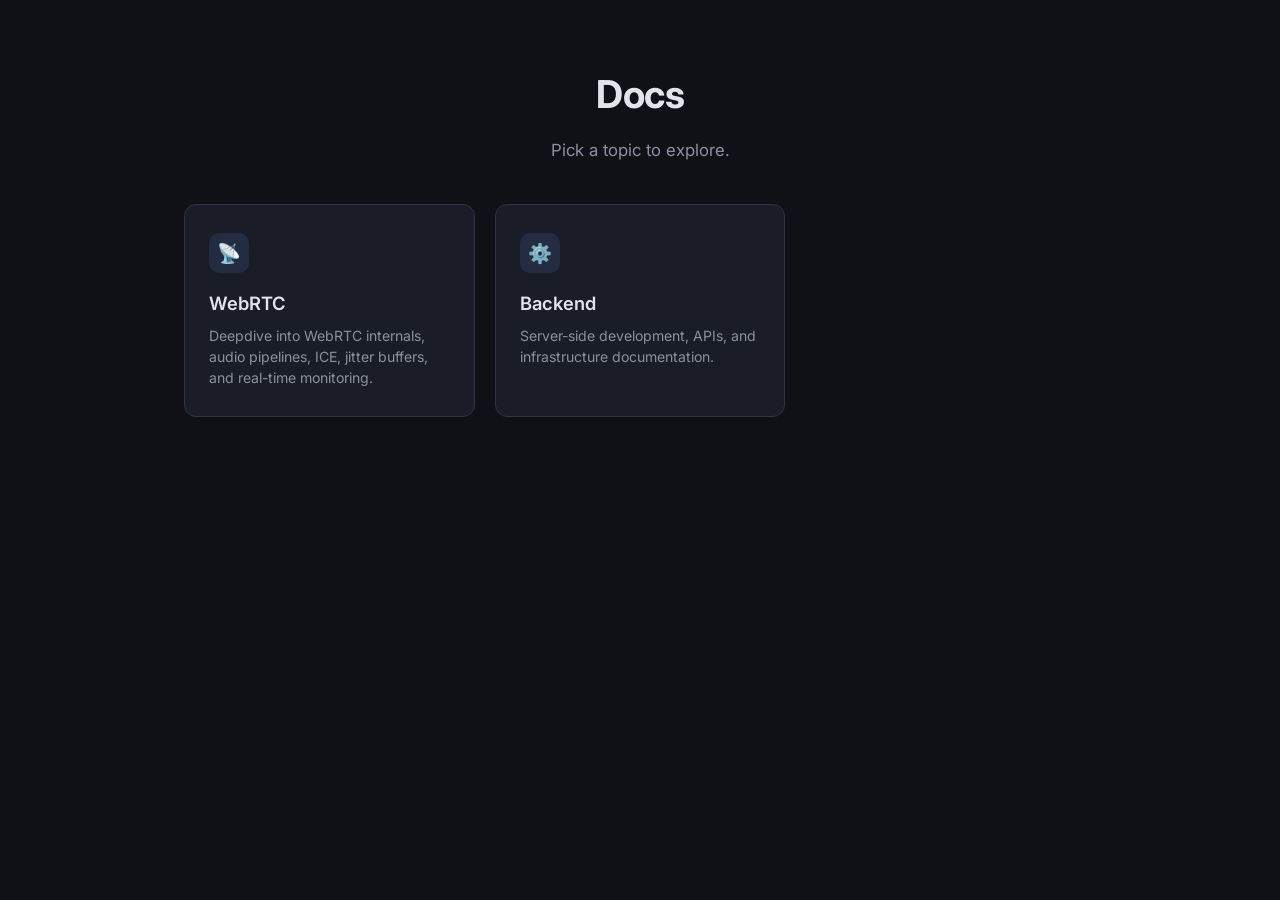
<file: index.html>
<!DOCTYPE html>
<html lang="en">
<head>
  <meta charset="UTF-8">
  <meta name="viewport" content="width=device-width, initial-scale=1.0">
  <title>Docs</title>
  <link rel="preconnect" href="https://fonts.googleapis.com">
  <link href="https://fonts.googleapis.com/css2?family=Inter:wght@400;600;700&display=swap" rel="stylesheet">
  <link rel="stylesheet" href="css/style.css">
</head>
<body>

  <div class="container">
    <header class="site-header">
      <h1>Docs</h1>
      <p>Pick a topic to explore.</p>
    </header>

    <section class="docs-section">
      <div class="card-grid">
        <a class="card" href="docs/webrtc/index.html">
          <div class="card-icon">📡</div>
          <div class="card-title">WebRTC</div>
          <div class="card-desc">
            Deepdive into WebRTC internals, audio pipelines, ICE, jitter buffers, and real-time monitoring.
          </div>
        </a>

        <a class="card" href="docs/backend/index.html">
          <div class="card-icon">⚙️</div>
          <div class="card-title">Backend</div>
          <div class="card-desc">
            Server-side development, APIs, and infrastructure documentation.
          </div>
        </a>
      </div>
    </section>
  </div>

</body>
</html>
</file>
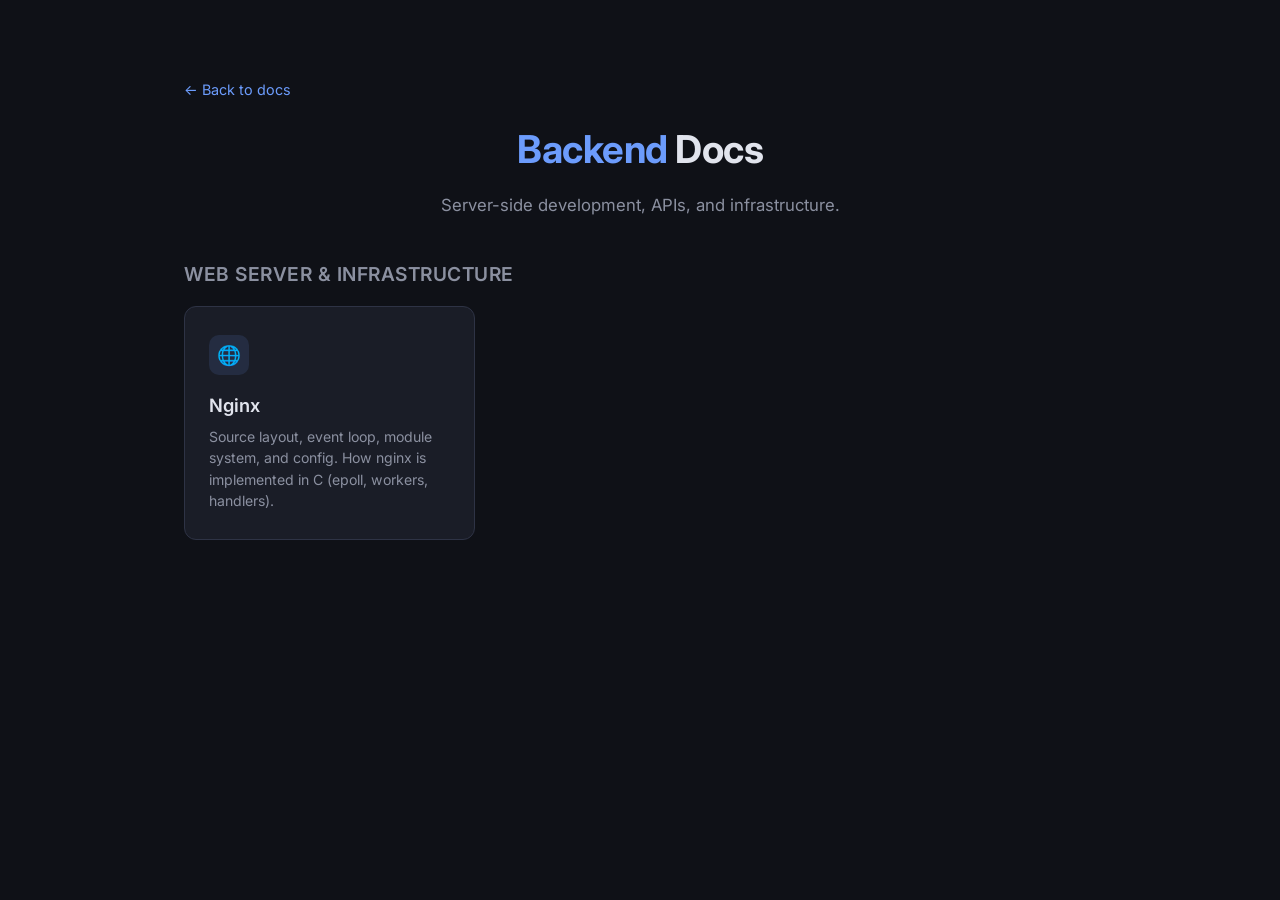
<file: docs/backend/index.html>
<!DOCTYPE html>
<html lang="en">
<head>
  <meta charset="UTF-8">
  <meta name="viewport" content="width=device-width, initial-scale=1.0">
  <title>Backend Docs</title>
  <link rel="preconnect" href="https://fonts.googleapis.com">
  <link href="https://fonts.googleapis.com/css2?family=Inter:wght@400;600;700&display=swap" rel="stylesheet">
  <link rel="stylesheet" href="../../css/style.css">
</head>
<body>

  <div class="container">
    <header class="site-header">
      <p class="back-link-wrap"><a href="../../index.html">&larr; Back to docs</a></p>
      <h1><span>Backend</span> Docs</h1>
      <p>Server-side development, APIs, and infrastructure.</p>
    </header>

    <!-- Web Server & Infrastructure -->
    <section class="docs-section">
      <h2 class="section-title">Web Server &amp; Infrastructure</h2>
      <div class="card-grid">
        <a class="card" href="nginx.html">
          <div class="card-icon">🌐</div>
          <div class="card-title">Nginx</div>
          <div class="card-desc">
            Source layout, event loop, module system, and config. How nginx is implemented in C (epoll, workers, handlers).
          </div>
        </a>
      </div>
    </section>
  </div>

</body>
</html>
</file>
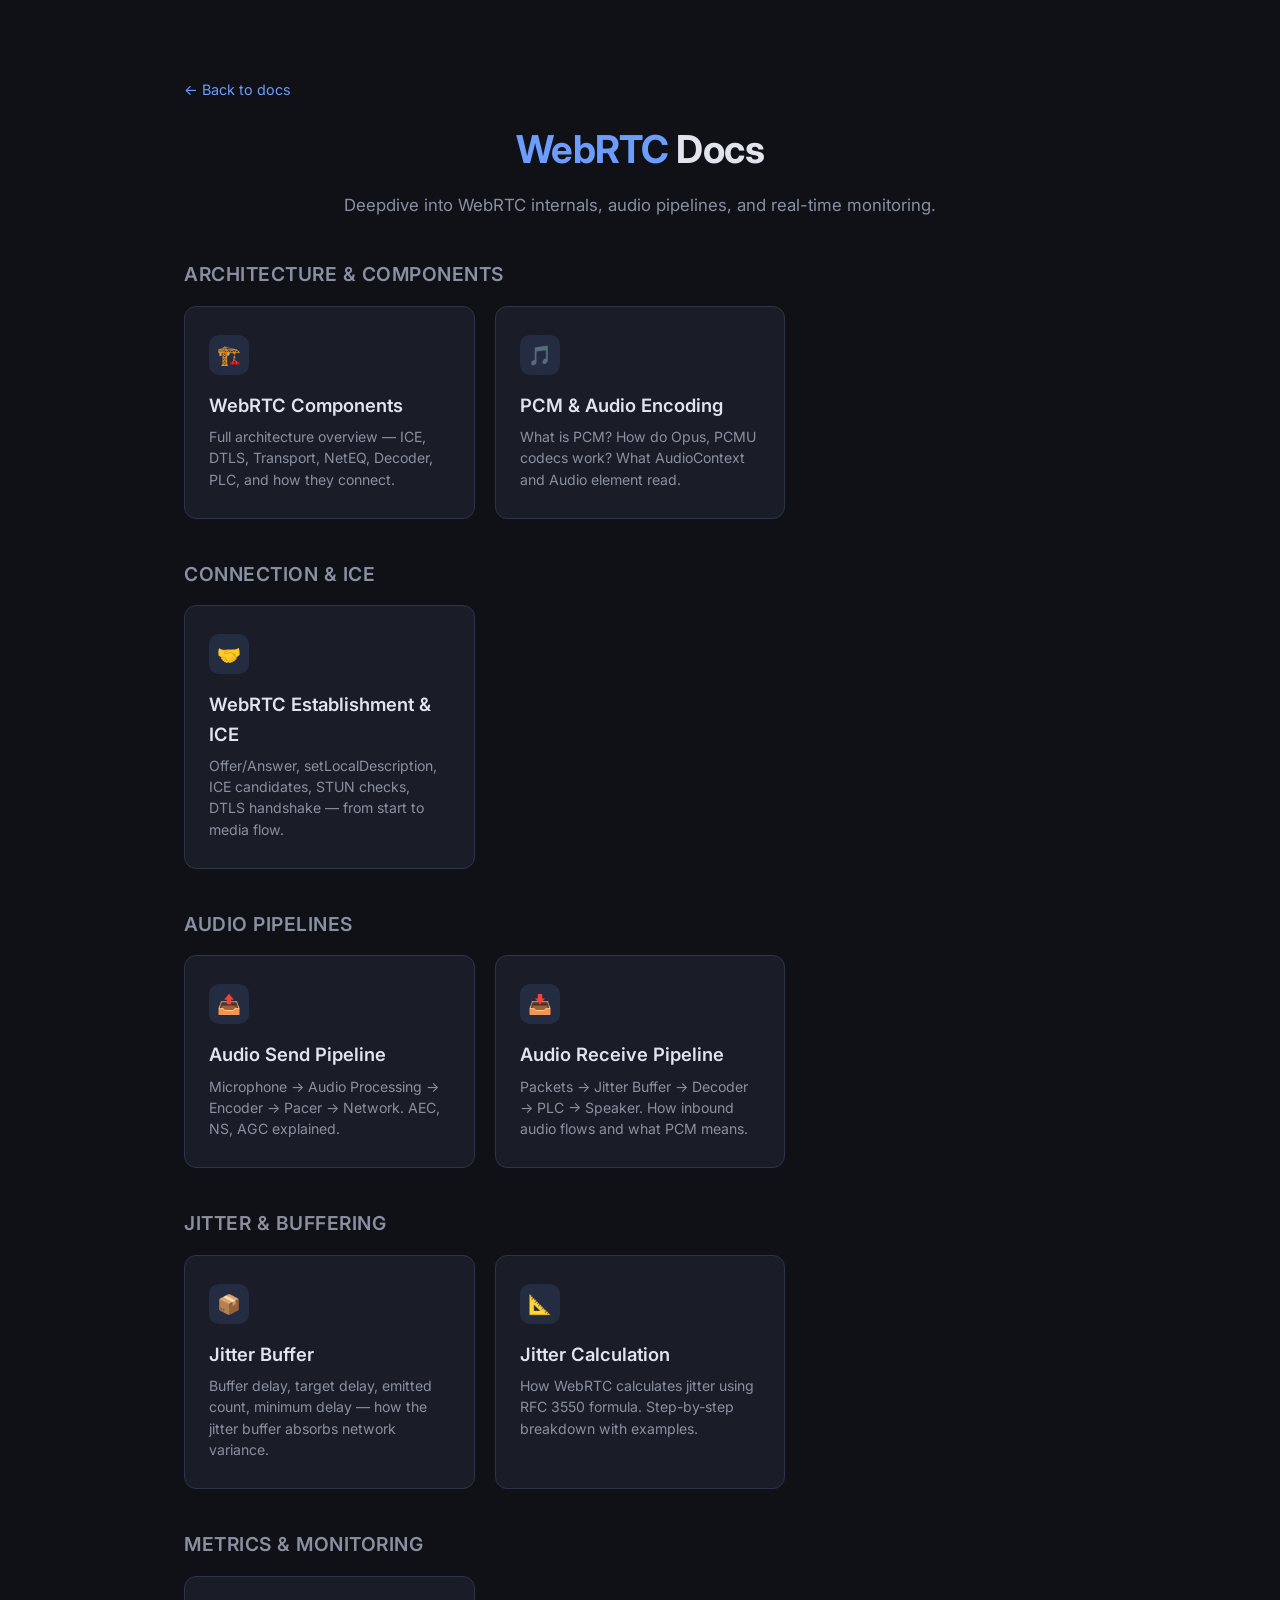
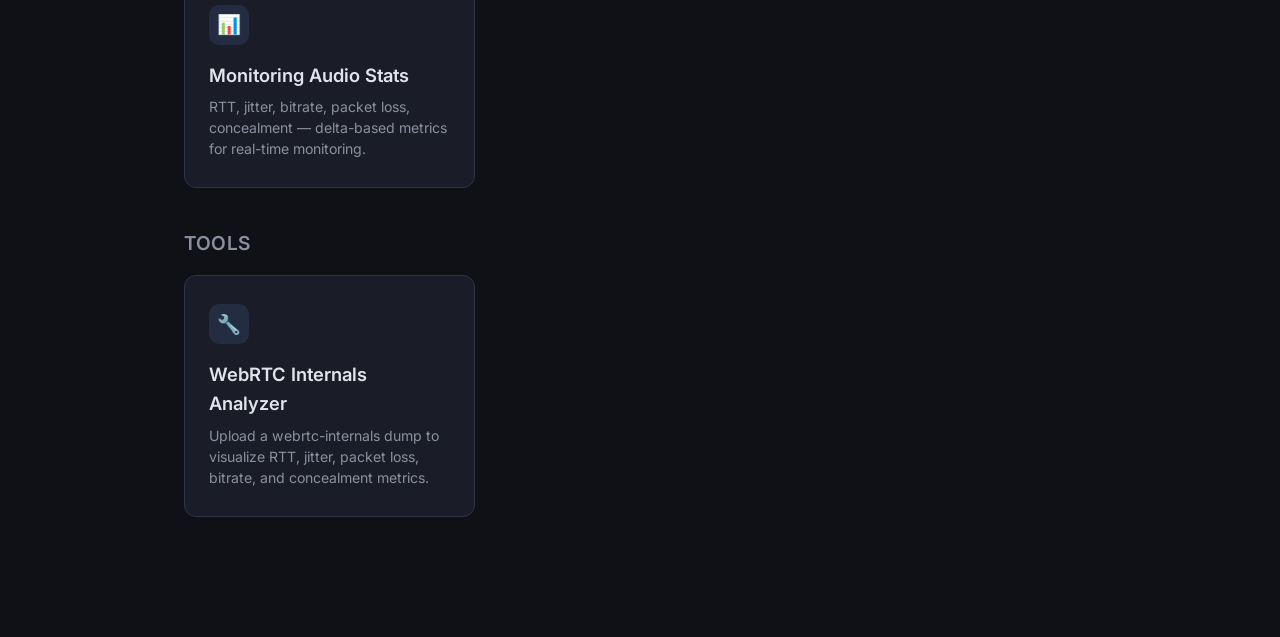
<file: docs/webrtc/index.html>
<!DOCTYPE html>
<html lang="en">
<head>
  <meta charset="UTF-8">
  <meta name="viewport" content="width=device-width, initial-scale=1.0">
  <title>WebRTC Docs</title>
  <link rel="preconnect" href="https://fonts.googleapis.com">
  <link href="https://fonts.googleapis.com/css2?family=Inter:wght@400;600;700&display=swap" rel="stylesheet">
  <link rel="stylesheet" href="../../css/style.css">
</head>
<body>

  <div class="container">
    <header class="site-header">
      <p class="back-link-wrap"><a href="../../index.html">&larr; Back to docs</a></p>
      <h1><span>WebRTC</span> Docs</h1>
      <p>Deepdive into WebRTC internals, audio pipelines, and real-time monitoring.</p>
    </header>

    <!-- Architecture & Components -->
    <section class="docs-section">
      <h2 class="section-title">Architecture &amp; Components</h2>
      <div class="card-grid">
        <a class="card" href="webrtc-components.html">
          <div class="card-icon">🏗️</div>
          <div class="card-title">WebRTC Components</div>
          <div class="card-desc">
            Full architecture overview &mdash; ICE, DTLS, Transport, NetEQ, Decoder, PLC, and how they connect.
          </div>
        </a>

        <a class="card" href="pcm-and-audio-encoding.html">
          <div class="card-icon">🎵</div>
          <div class="card-title">PCM &amp; Audio Encoding</div>
          <div class="card-desc">
            What is PCM? How do Opus, PCMU codecs work? What AudioContext and Audio element read.
          </div>
        </a>
      </div>
    </section>

    <!-- Connection & ICE -->
    <section class="docs-section">
      <h2 class="section-title">Connection &amp; ICE</h2>
      <div class="card-grid">
        <a class="card" href="webrtc-establishment.html">
          <div class="card-icon">🤝</div>
          <div class="card-title">WebRTC Establishment &amp; ICE</div>
          <div class="card-desc">
            Offer/Answer, setLocalDescription, ICE candidates, STUN checks, DTLS handshake &mdash; from start to media flow.
          </div>
        </a>
      </div>
    </section>

    <!-- Audio Pipelines -->
    <section class="docs-section">
      <h2 class="section-title">Audio Pipelines</h2>
      <div class="card-grid">
        <a class="card" href="audio-send-pipeline.html">
          <div class="card-icon">📤</div>
          <div class="card-title">Audio Send Pipeline</div>
          <div class="card-desc">
            Microphone → Audio Processing → Encoder → Pacer → Network. AEC, NS, AGC explained.
          </div>
        </a>

        <a class="card" href="audio-receive-pipeline.html">
          <div class="card-icon">📥</div>
          <div class="card-title">Audio Receive Pipeline</div>
          <div class="card-desc">
            Packets → Jitter Buffer → Decoder → PLC → Speaker. How inbound audio flows and what PCM means.
          </div>
        </a>
      </div>
    </section>

    <!-- Jitter & Buffering -->
    <section class="docs-section">
      <h2 class="section-title">Jitter &amp; Buffering</h2>
      <div class="card-grid">
        <a class="card" href="jitter-buffer.html">
          <div class="card-icon">📦</div>
          <div class="card-title">Jitter Buffer</div>
          <div class="card-desc">
            Buffer delay, target delay, emitted count, minimum delay &mdash; how the jitter buffer absorbs network variance.
          </div>
        </a>

        <a class="card" href="jitter-calculation.html">
          <div class="card-icon">📐</div>
          <div class="card-title">Jitter Calculation</div>
          <div class="card-desc">
            How WebRTC calculates jitter using RFC 3550 formula. Step-by-step breakdown with examples.
          </div>
        </a>
      </div>
    </section>

    <!-- Metrics & Monitoring -->
    <section class="docs-section">
      <h2 class="section-title">Metrics &amp; Monitoring</h2>
      <div class="card-grid">
        <a class="card" href="monitoring-audio-stats.html">
          <div class="card-icon">📊</div>
          <div class="card-title">Monitoring Audio Stats</div>
          <div class="card-desc">
            RTT, jitter, bitrate, packet loss, concealment &mdash; delta-based metrics for real-time monitoring.
          </div>
        </a>
      </div>
    </section>

    <!-- Tools -->
    <section class="docs-section">
      <h2 class="section-title">Tools</h2>
      <div class="card-grid">
        <a class="card" href="../../tools/webrtc-internals.html">
          <div class="card-icon">🔧</div>
          <div class="card-title">WebRTC Internals Analyzer</div>
          <div class="card-desc">
            Upload a webrtc-internals dump to visualize RTT, jitter, packet loss, bitrate, and concealment metrics.
          </div>
        </a>
      </div>
    </section>
  </div>

</body>
</html>
</file>
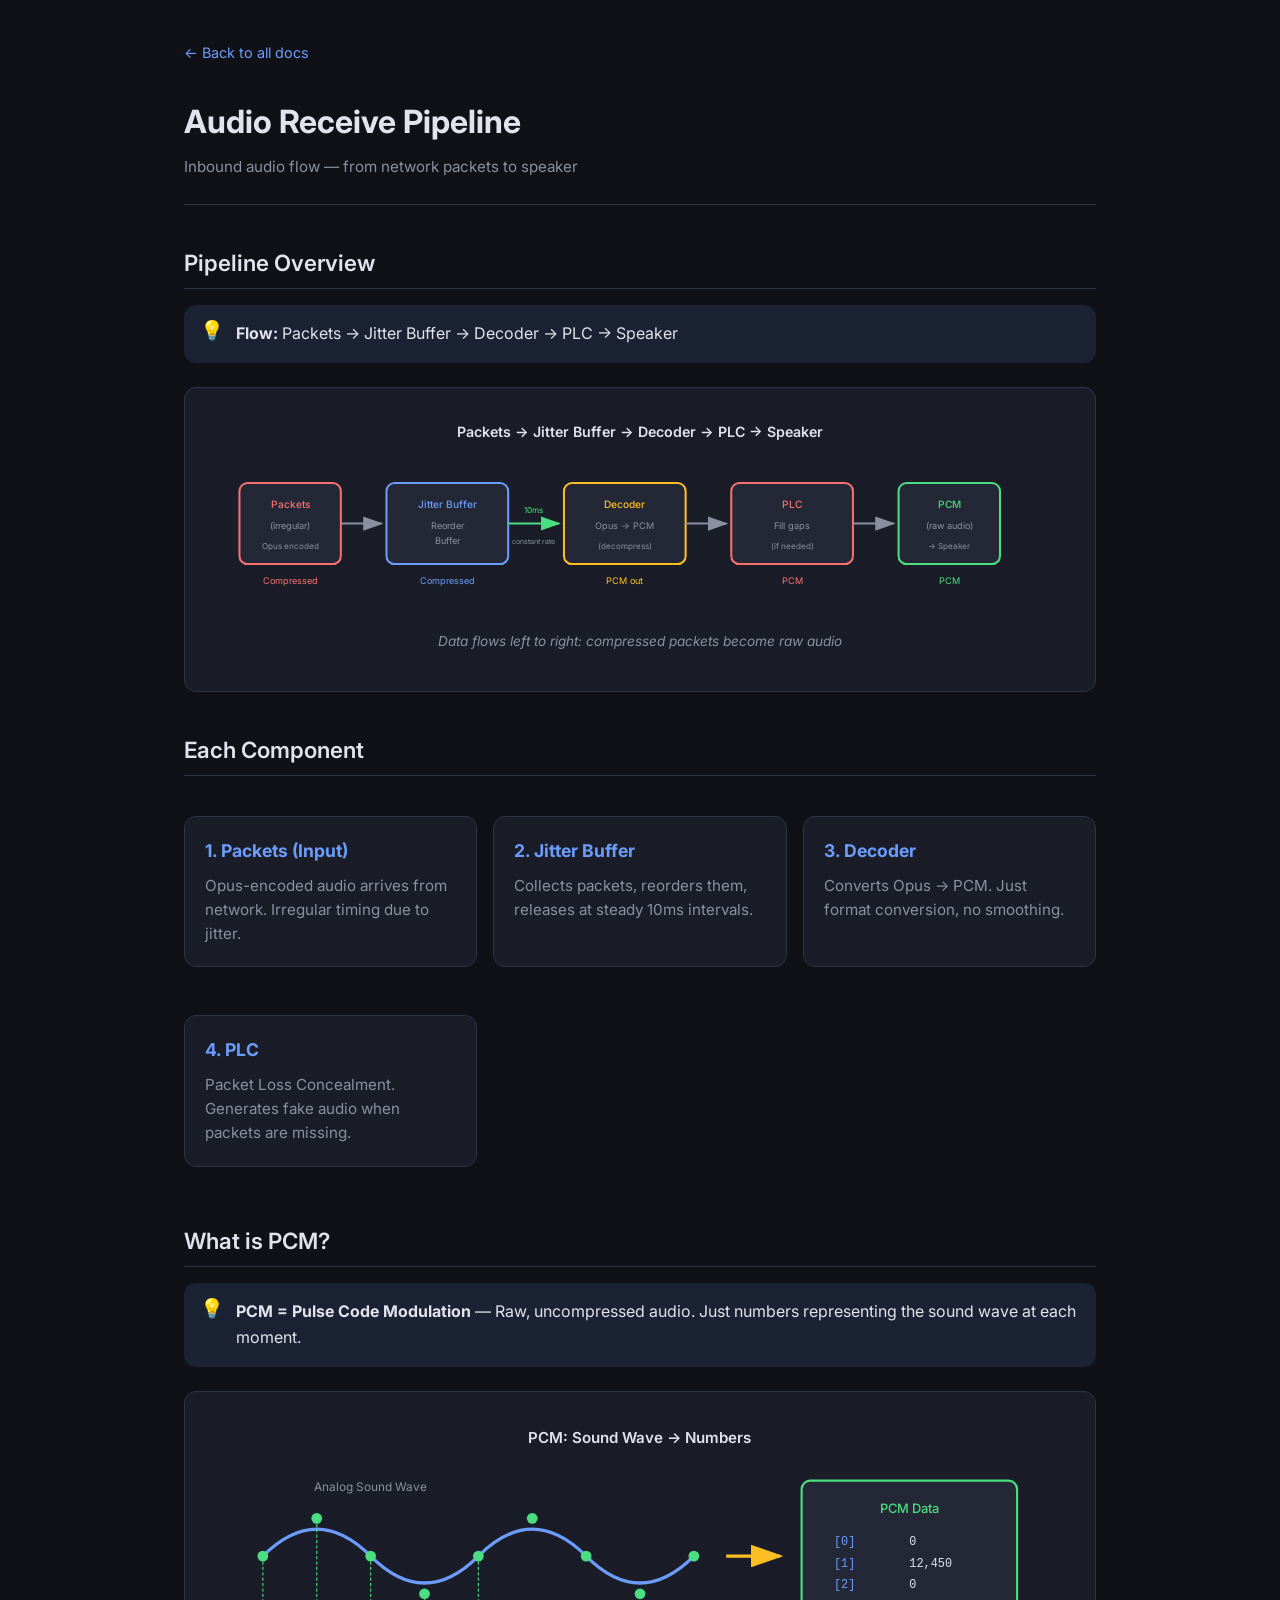
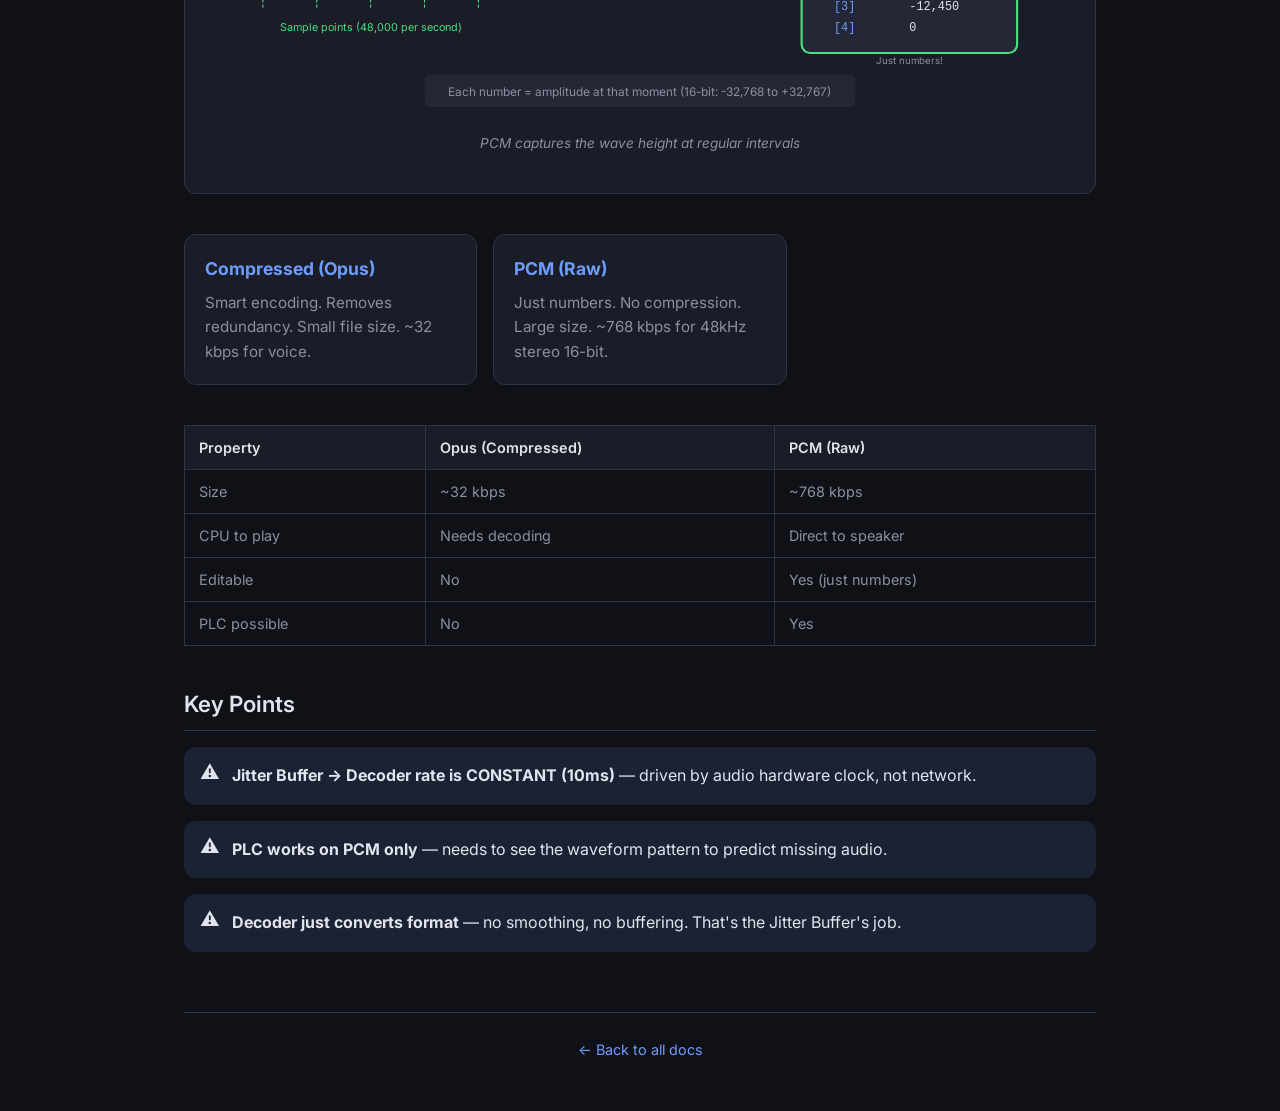
<file: docs/audio-receive-pipeline.html>
<!DOCTYPE html>
<html lang="en">
<head>
  <meta charset="UTF-8">
  <meta name="viewport" content="width=device-width, initial-scale=1.0">
  <title>Audio Receive Pipeline &mdash; WebRTC Docs</title>
  <link rel="preconnect" href="https://fonts.googleapis.com">
  <link href="https://fonts.googleapis.com/css2?family=Inter:wght@400;600;700&family=Fira+Code:wght@400;500&display=swap" rel="stylesheet">
  <link rel="stylesheet" href="../css/style.css">
  <style>
    .diagram {
      background: var(--surface);
      border: 1px solid var(--border);
      border-radius: var(--radius);
      padding: 24px;
      margin: 24px 0;
      overflow-x: auto;
    }
    .diagram svg {
      display: block;
      margin: 0 auto;
      max-width: 100%;
      height: auto;
    }
    .diagram-caption {
      text-align: center;
      font-size: 0.85rem;
      color: var(--text-muted);
      margin-top: 16px;
      font-style: italic;
    }
    .component-card {
      background: var(--surface);
      border: 1px solid var(--border);
      border-radius: var(--radius);
      padding: 20px;
      margin: 16px 0;
    }
    .component-card h4 {
      color: var(--accent);
      font-size: 1.1rem;
      margin-bottom: 8px;
    }
    .component-card p {
      margin: 0;
      color: var(--text-muted);
      font-size: 0.95rem;
    }
    .key-point {
      display: flex;
      align-items: flex-start;
      gap: 12px;
      padding: 16px;
      background: var(--accent-dim);
      border-radius: var(--radius);
      margin: 16px 0;
    }
    .key-point-icon {
      font-size: 1.2rem;
      line-height: 1;
    }
    .key-point p {
      margin: 0;
      color: var(--text);
    }
    .component-grid {
      display: grid;
      grid-template-columns: repeat(auto-fill, minmax(280px, 1fr));
      gap: 16px;
      margin: 24px 0;
    }
  </style>
</head>
<body>

  <div class="container">
    <header class="doc-header">
      <a href="../index.html">&larr; Back to all docs</a>
      <h1>Audio Receive Pipeline</h1>
      <p class="subtitle">Inbound audio flow &mdash; from network packets to speaker</p>
    </header>

    <article class="doc-content">

      <!-- ============================================ -->
      <!-- SECTION: Pipeline Overview -->
      <!-- ============================================ -->
      <h2>Pipeline Overview</h2>

      <div class="key-point">
        <span class="key-point-icon">&#128161;</span>
        <p><strong>Flow:</strong> Packets → Jitter Buffer → Decoder → PLC → Speaker</p>
      </div>

      <div class="diagram">
        <svg viewBox="0 0 850 200" xmlns="http://www.w3.org/2000/svg">
          <text x="425" y="25" text-anchor="middle" fill="#e1e4ed" font-size="14" font-weight="600">Packets → Jitter Buffer → Decoder → PLC → Speaker</text>
          
          <!-- Packets (irregular) -->
          <rect x="30" y="70" width="100" height="80" rx="8" fill="#242836" stroke="#f87171" stroke-width="2"/>
          <text x="80" y="95" text-anchor="middle" fill="#f87171" font-size="10" font-weight="500">Packets</text>
          <text x="80" y="115" text-anchor="middle" fill="#8b90a0" font-size="9">(irregular)</text>
          <text x="80" y="135" text-anchor="middle" fill="#8b90a0" font-size="8">Opus encoded</text>
          
          <!-- Arrow -->
          <path d="M130 110 L170 110" stroke="#8b90a0" stroke-width="2" marker-end="url(#arr1)"/>
          
          <!-- Jitter Buffer -->
          <rect x="175" y="70" width="120" height="80" rx="8" fill="#242836" stroke="#6c9cfc" stroke-width="2"/>
          <text x="235" y="95" text-anchor="middle" fill="#6c9cfc" font-size="10" font-weight="500">Jitter Buffer</text>
          <text x="235" y="115" text-anchor="middle" fill="#8b90a0" font-size="9">Reorder</text>
          <text x="235" y="130" text-anchor="middle" fill="#8b90a0" font-size="9">Buffer</text>
          
          <!-- Arrow with label -->
          <path d="M295 110 L345 110" stroke="#4ade80" stroke-width="2" marker-end="url(#arr2)"/>
          <text x="320" y="100" text-anchor="middle" fill="#4ade80" font-size="8">10ms</text>
          <text x="320" y="130" text-anchor="middle" fill="#8b90a0" font-size="7">constant rate</text>
          
          <!-- Decoder -->
          <rect x="350" y="70" width="120" height="80" rx="8" fill="#242836" stroke="#fbbf24" stroke-width="2"/>
          <text x="410" y="95" text-anchor="middle" fill="#fbbf24" font-size="10" font-weight="500">Decoder</text>
          <text x="410" y="115" text-anchor="middle" fill="#8b90a0" font-size="9">Opus → PCM</text>
          <text x="410" y="135" text-anchor="middle" fill="#8b90a0" font-size="8">(decompress)</text>
          
          <!-- Arrow -->
          <path d="M470 110 L510 110" stroke="#8b90a0" stroke-width="2" marker-end="url(#arr1)"/>
          
          <!-- PLC -->
          <rect x="515" y="70" width="120" height="80" rx="8" fill="#242836" stroke="#f87171" stroke-width="2"/>
          <text x="575" y="95" text-anchor="middle" fill="#f87171" font-size="10" font-weight="500">PLC</text>
          <text x="575" y="115" text-anchor="middle" fill="#8b90a0" font-size="9">Fill gaps</text>
          <text x="575" y="135" text-anchor="middle" fill="#8b90a0" font-size="8">(if needed)</text>
          
          <!-- Arrow -->
          <path d="M635 110 L675 110" stroke="#8b90a0" stroke-width="2" marker-end="url(#arr1)"/>
          
          <!-- PCM Output -->
          <rect x="680" y="70" width="100" height="80" rx="8" fill="#242836" stroke="#4ade80" stroke-width="2"/>
          <text x="730" y="95" text-anchor="middle" fill="#4ade80" font-size="10" font-weight="500">PCM</text>
          <text x="730" y="115" text-anchor="middle" fill="#8b90a0" font-size="9">(raw audio)</text>
          <text x="730" y="135" text-anchor="middle" fill="#8b90a0" font-size="8">→ Speaker</text>
          
          <!-- Data format labels -->
          <text x="80" y="170" text-anchor="middle" fill="#f87171" font-size="9">Compressed</text>
          <text x="235" y="170" text-anchor="middle" fill="#6c9cfc" font-size="9">Compressed</text>
          <text x="410" y="170" text-anchor="middle" fill="#fbbf24" font-size="9">PCM out</text>
          <text x="575" y="170" text-anchor="middle" fill="#f87171" font-size="9">PCM</text>
          <text x="730" y="170" text-anchor="middle" fill="#4ade80" font-size="9">PCM</text>
          
          <defs>
            <marker id="arr1" markerWidth="10" markerHeight="7" refX="9" refY="3.5" orient="auto">
              <polygon points="0 0, 10 3.5, 0 7" fill="#8b90a0"/>
            </marker>
            <marker id="arr2" markerWidth="10" markerHeight="7" refX="9" refY="3.5" orient="auto">
              <polygon points="0 0, 10 3.5, 0 7" fill="#4ade80"/>
            </marker>
          </defs>
        </svg>
        <p class="diagram-caption">Data flows left to right: compressed packets become raw audio</p>
      </div>

      <!-- ============================================ -->
      <!-- SECTION: Each Component -->
      <!-- ============================================ -->
      <h2>Each Component</h2>

      <div class="component-grid">
        <div class="component-card">
          <h4>1. Packets (Input)</h4>
          <p>Opus-encoded audio arrives from network. Irregular timing due to jitter.</p>
        </div>
        <div class="component-card">
          <h4>2. Jitter Buffer</h4>
          <p>Collects packets, reorders them, releases at steady 10ms intervals.</p>
        </div>
        <div class="component-card">
          <h4>3. Decoder</h4>
          <p>Converts Opus → PCM. Just format conversion, no smoothing.</p>
        </div>
        <div class="component-card">
          <h4>4. PLC</h4>
          <p>Packet Loss Concealment. Generates fake audio when packets are missing.</p>
        </div>
      </div>

      <!-- ============================================ -->
      <!-- SECTION: What is PCM -->
      <!-- ============================================ -->
      <h2>What is PCM?</h2>

      <div class="key-point">
        <span class="key-point-icon">&#128161;</span>
        <p><strong>PCM = Pulse Code Modulation</strong> &mdash; Raw, uncompressed audio. Just numbers representing the sound wave at each moment.</p>
      </div>

      <div class="diagram">
        <svg viewBox="0 0 800 280" xmlns="http://www.w3.org/2000/svg">
          <text x="400" y="25" text-anchor="middle" fill="#e1e4ed" font-size="14" font-weight="600">PCM: Sound Wave → Numbers</text>
          
          <!-- Sound wave -->
          <text x="150" y="70" text-anchor="middle" fill="#8b90a0" font-size="11">Analog Sound Wave</text>
          <path d="M50 130 Q100 80 150 130 Q200 180 250 130 Q300 80 350 130 Q400 180 450 130" 
                fill="none" stroke="#6c9cfc" stroke-width="3"/>
          
          <!-- Sampling points -->
          <circle cx="50" cy="130" r="5" fill="#4ade80"/>
          <circle cx="100" cy="95" r="5" fill="#4ade80"/>
          <circle cx="150" cy="130" r="5" fill="#4ade80"/>
          <circle cx="200" cy="165" r="5" fill="#4ade80"/>
          <circle cx="250" cy="130" r="5" fill="#4ade80"/>
          <circle cx="300" cy="95" r="5" fill="#4ade80"/>
          <circle cx="350" cy="130" r="5" fill="#4ade80"/>
          <circle cx="400" cy="165" r="5" fill="#4ade80"/>
          <circle cx="450" cy="130" r="5" fill="#4ade80"/>
          
          <!-- Vertical lines to show sampling -->
          <line x1="50" y1="130" x2="50" y2="180" stroke="#4ade80" stroke-width="1" stroke-dasharray="3,2"/>
          <line x1="100" y1="95" x2="100" y2="180" stroke="#4ade80" stroke-width="1" stroke-dasharray="3,2"/>
          <line x1="150" y1="130" x2="150" y2="180" stroke="#4ade80" stroke-width="1" stroke-dasharray="3,2"/>
          <line x1="200" y1="165" x2="200" y2="180" stroke="#4ade80" stroke-width="1" stroke-dasharray="3,2"/>
          <line x1="250" y1="130" x2="250" y2="180" stroke="#4ade80" stroke-width="1" stroke-dasharray="3,2"/>
          
          <text x="150" y="200" text-anchor="middle" fill="#4ade80" font-size="10">Sample points (48,000 per second)</text>
          
          <!-- Arrow -->
          <path d="M480 130 L530 130" stroke="#fbbf24" stroke-width="3" marker-end="url(#arr-yellow)"/>
          
          <!-- PCM numbers -->
          <rect x="550" y="60" width="200" height="160" rx="8" fill="#242836" stroke="#4ade80" stroke-width="2"/>
          <text x="650" y="90" text-anchor="middle" fill="#4ade80" font-size="12" font-weight="500">PCM Data</text>
          
          <text x="580" y="120" fill="#6c9cfc" font-family="monospace" font-size="11">[0]</text>
          <text x="650" y="120" fill="#e1e4ed" font-family="monospace" font-size="11">0</text>
          
          <text x="580" y="140" fill="#6c9cfc" font-family="monospace" font-size="11">[1]</text>
          <text x="650" y="140" fill="#e1e4ed" font-family="monospace" font-size="11">12,450</text>
          
          <text x="580" y="160" fill="#6c9cfc" font-family="monospace" font-size="11">[2]</text>
          <text x="650" y="160" fill="#e1e4ed" font-family="monospace" font-size="11">0</text>
          
          <text x="580" y="180" fill="#6c9cfc" font-family="monospace" font-size="11">[3]</text>
          <text x="650" y="180" fill="#e1e4ed" font-family="monospace" font-size="11">-12,450</text>
          
          <text x="580" y="200" fill="#6c9cfc" font-family="monospace" font-size="11">[4]</text>
          <text x="650" y="200" fill="#e1e4ed" font-family="monospace" font-size="11">0</text>
          
          <text x="650" y="230" text-anchor="middle" fill="#8b90a0" font-size="9">Just numbers!</text>
          
          <!-- Explanation -->
          <rect x="200" y="240" width="400" height="30" rx="6" fill="#242836"/>
          <text x="400" y="260" text-anchor="middle" fill="#8b90a0" font-size="11">Each number = amplitude at that moment (16-bit: -32,768 to +32,767)</text>
          
          <defs>
            <marker id="arr-yellow" markerWidth="10" markerHeight="7" refX="9" refY="3.5" orient="auto">
              <polygon points="0 0, 10 3.5, 0 7" fill="#fbbf24"/>
            </marker>
          </defs>
        </svg>
        <p class="diagram-caption">PCM captures the wave height at regular intervals</p>
      </div>

      <div class="component-grid">
        <div class="component-card">
          <h4>Compressed (Opus)</h4>
          <p>Smart encoding. Removes redundancy. Small file size. ~32 kbps for voice.</p>
        </div>
        <div class="component-card">
          <h4>PCM (Raw)</h4>
          <p>Just numbers. No compression. Large size. ~768 kbps for 48kHz stereo 16-bit.</p>
        </div>
      </div>

      <table>
        <thead>
          <tr>
            <th>Property</th>
            <th>Opus (Compressed)</th>
            <th>PCM (Raw)</th>
          </tr>
        </thead>
        <tbody>
          <tr>
            <td>Size</td>
            <td>~32 kbps</td>
            <td>~768 kbps</td>
          </tr>
          <tr>
            <td>CPU to play</td>
            <td>Needs decoding</td>
            <td>Direct to speaker</td>
          </tr>
          <tr>
            <td>Editable</td>
            <td>No</td>
            <td>Yes (just numbers)</td>
          </tr>
          <tr>
            <td>PLC possible</td>
            <td>No</td>
            <td>Yes</td>
          </tr>
        </tbody>
      </table>

      <!-- ============================================ -->
      <!-- SECTION: Key Points -->
      <!-- ============================================ -->
      <h2>Key Points</h2>

      <div class="key-point">
        <span class="key-point-icon">&#9888;</span>
        <p><strong>Jitter Buffer → Decoder rate is CONSTANT (10ms)</strong> &mdash; driven by audio hardware clock, not network.</p>
      </div>

      <div class="key-point">
        <span class="key-point-icon">&#9888;</span>
        <p><strong>PLC works on PCM only</strong> &mdash; needs to see the waveform pattern to predict missing audio.</p>
      </div>

      <div class="key-point">
        <span class="key-point-icon">&#9888;</span>
        <p><strong>Decoder just converts format</strong> &mdash; no smoothing, no buffering. That's the Jitter Buffer's job.</p>
      </div>

    </article>

    <footer class="doc-footer">
      <a href="../index.html">&larr; Back to all docs</a>
    </footer>
  </div>

</body>
</html>
</file>
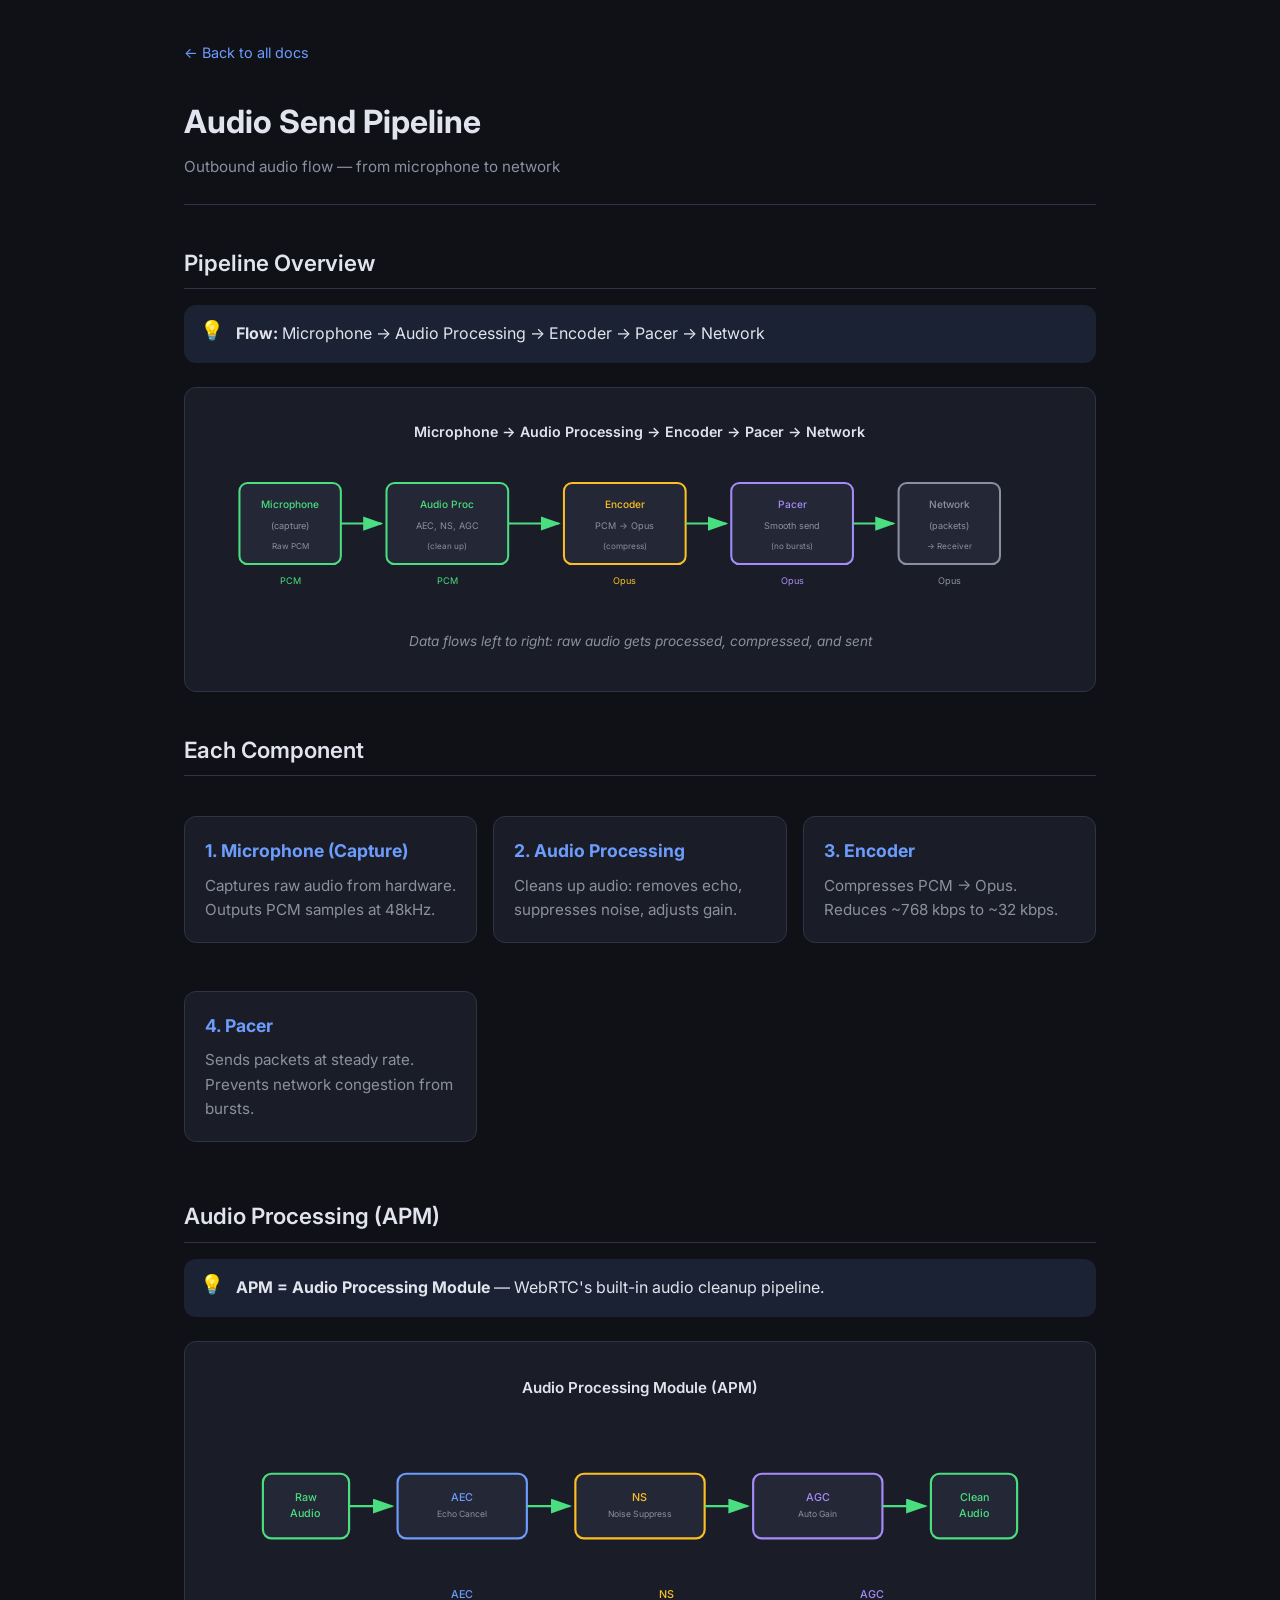
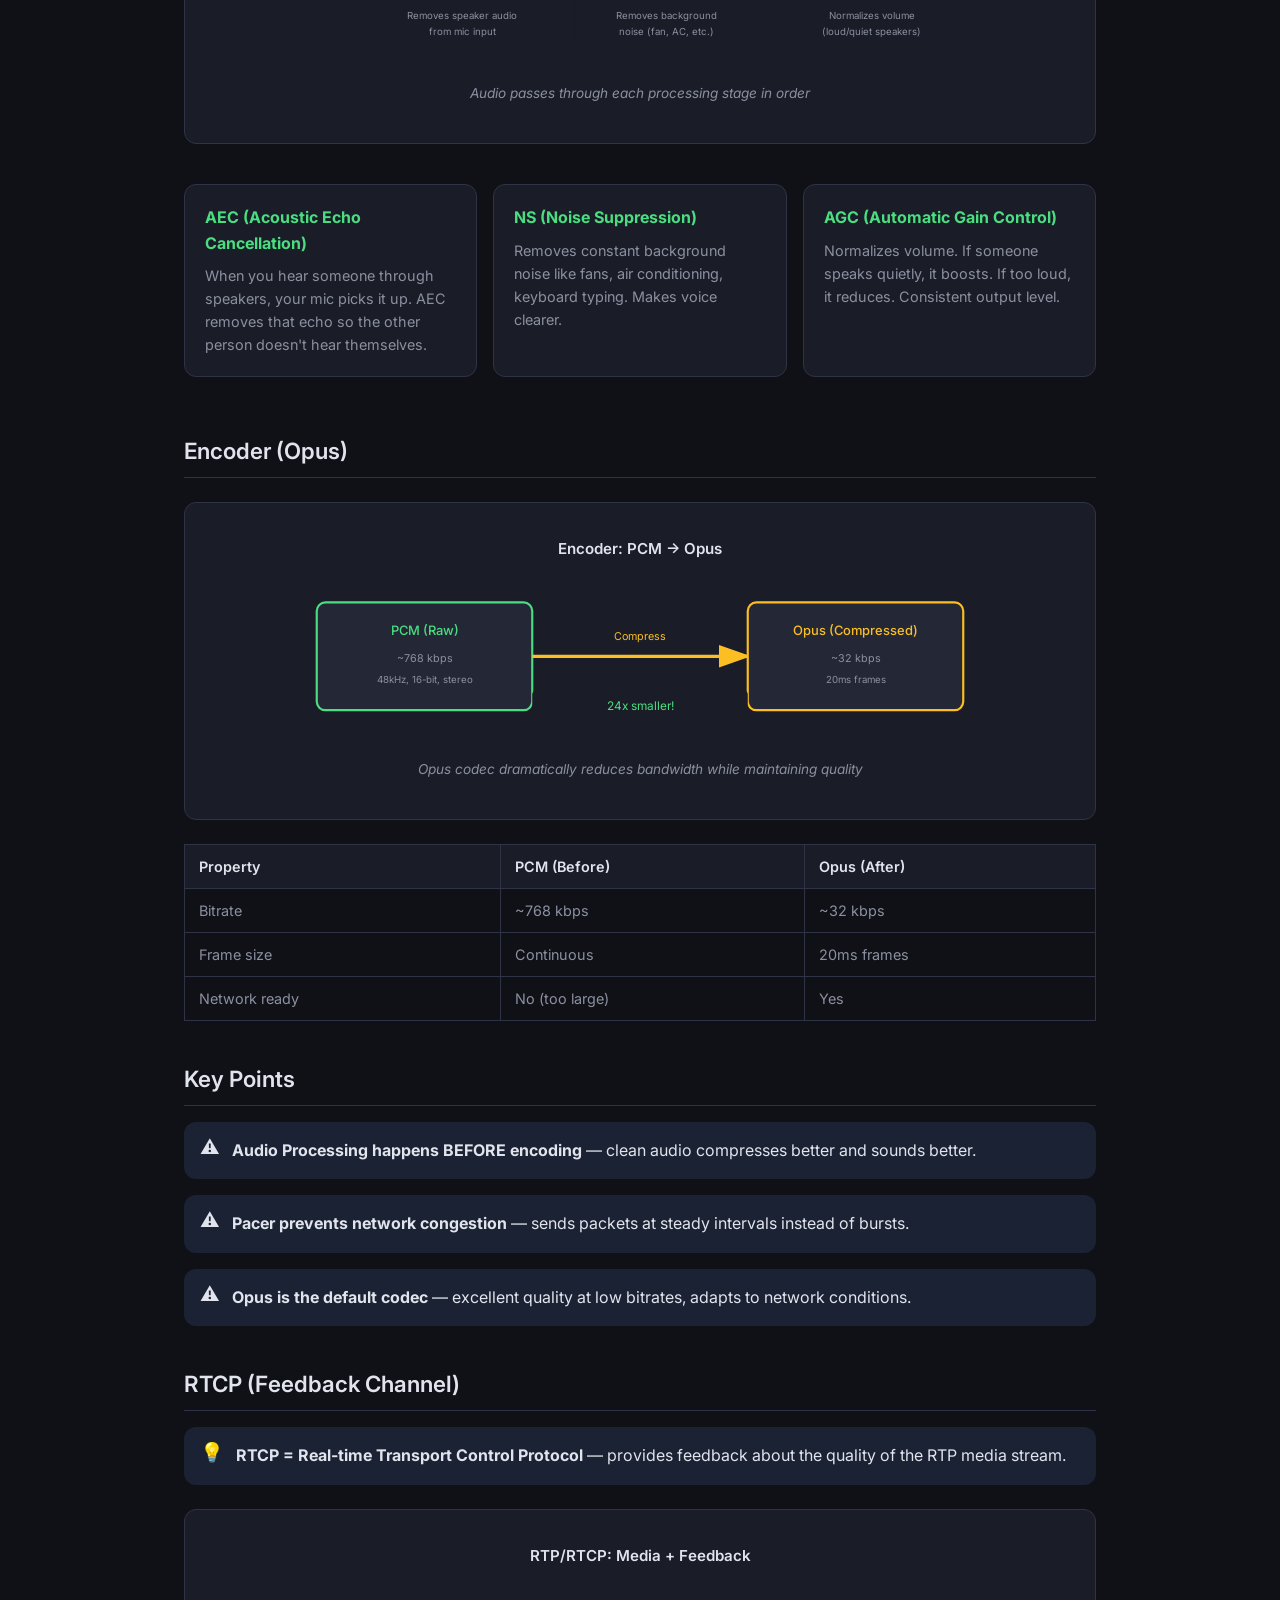
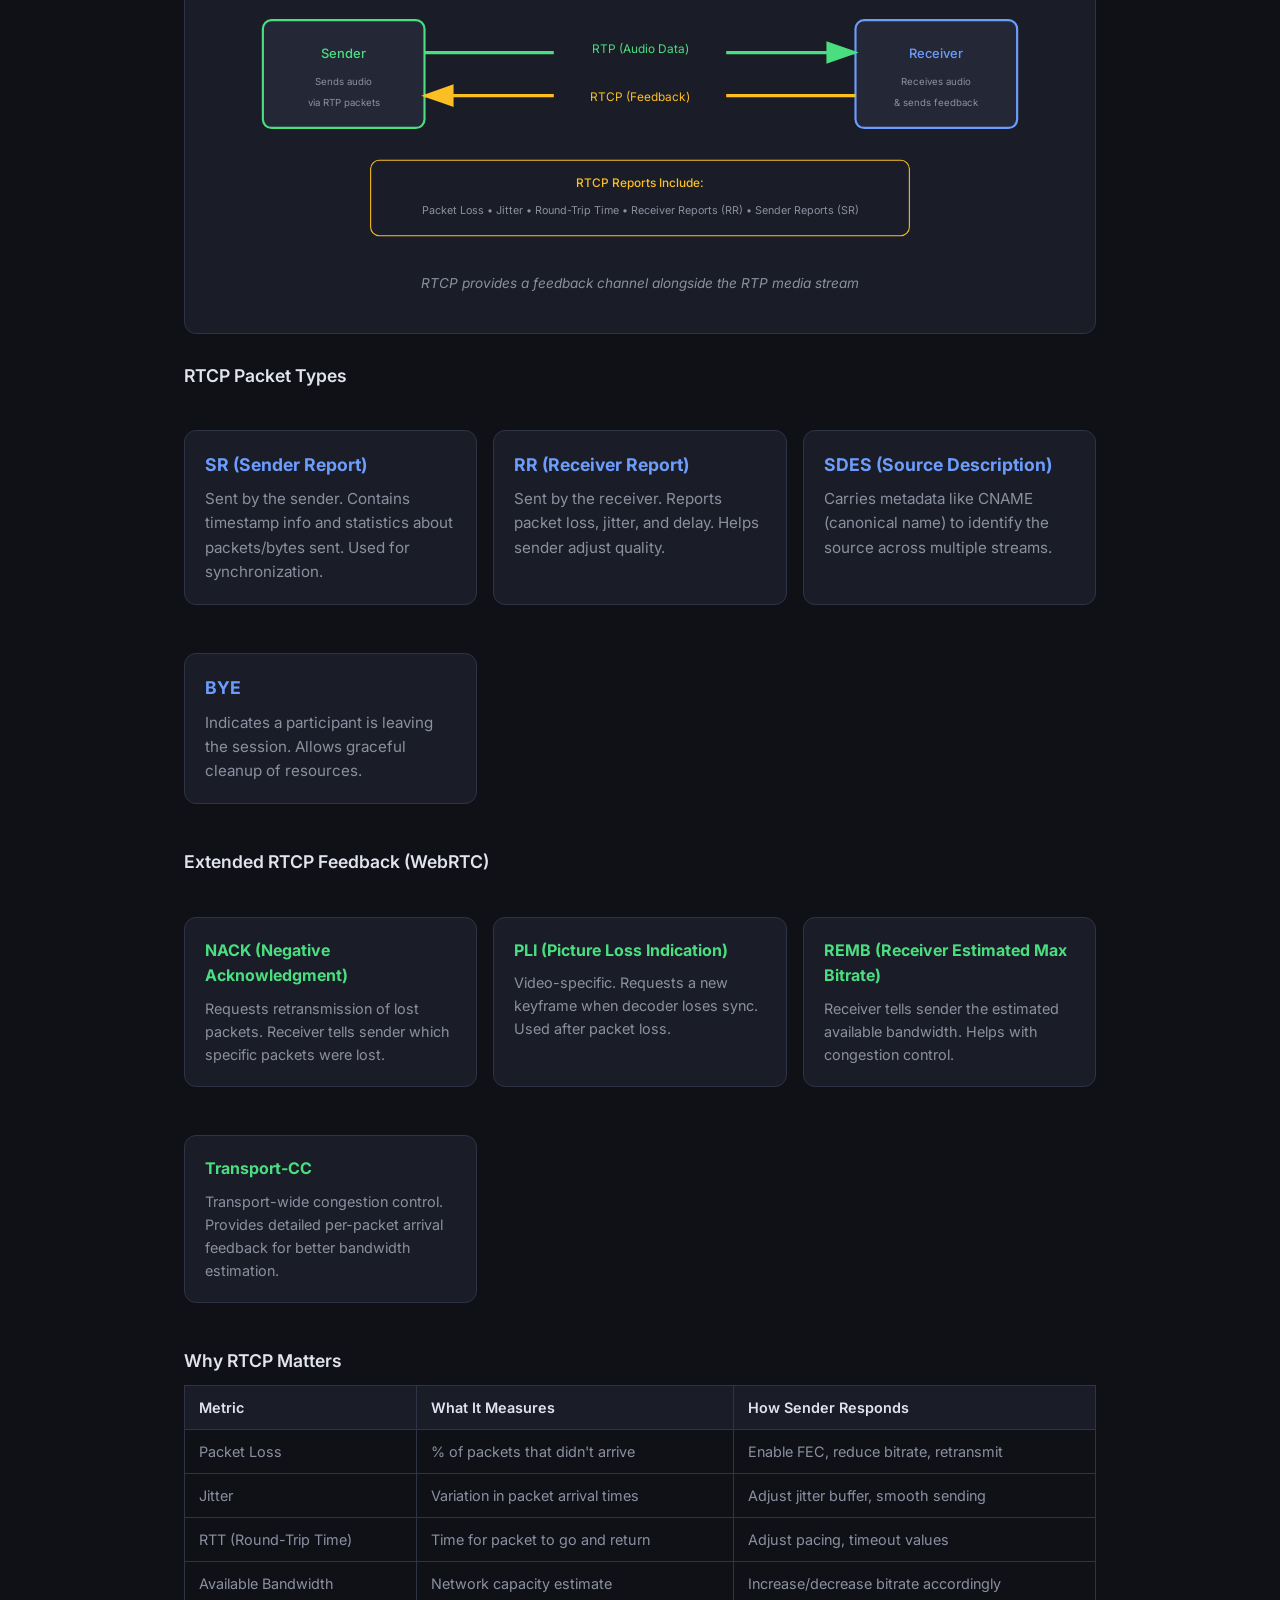
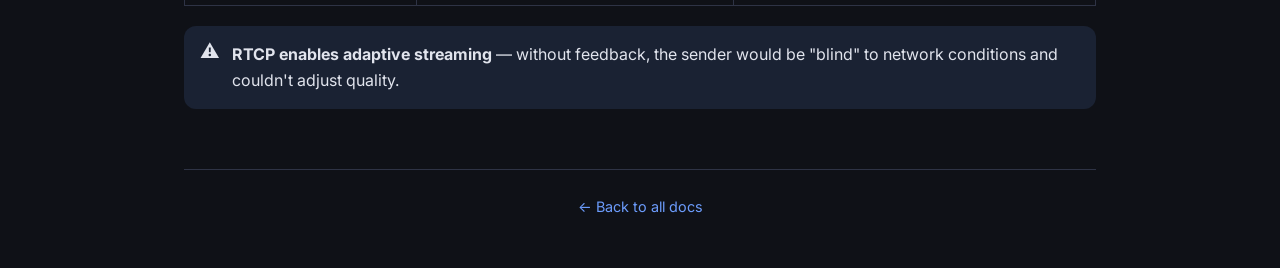
<file: docs/audio-send-pipeline.html>
<!DOCTYPE html>
<html lang="en">
<head>
  <meta charset="UTF-8">
  <meta name="viewport" content="width=device-width, initial-scale=1.0">
  <title>Audio Send Pipeline &mdash; WebRTC Docs</title>
  <link rel="preconnect" href="https://fonts.googleapis.com">
  <link href="https://fonts.googleapis.com/css2?family=Inter:wght@400;600;700&family=Fira+Code:wght@400;500&display=swap" rel="stylesheet">
  <link rel="stylesheet" href="../css/style.css">
  <style>
    .diagram {
      background: var(--surface);
      border: 1px solid var(--border);
      border-radius: var(--radius);
      padding: 24px;
      margin: 24px 0;
      overflow-x: auto;
    }
    .diagram svg {
      display: block;
      margin: 0 auto;
      max-width: 100%;
      height: auto;
    }
    .diagram-caption {
      text-align: center;
      font-size: 0.85rem;
      color: var(--text-muted);
      margin-top: 16px;
      font-style: italic;
    }
    .component-card {
      background: var(--surface);
      border: 1px solid var(--border);
      border-radius: var(--radius);
      padding: 20px;
      margin: 16px 0;
    }
    .component-card h4 {
      color: var(--accent);
      font-size: 1.1rem;
      margin-bottom: 8px;
    }
    .component-card p {
      margin: 0;
      color: var(--text-muted);
      font-size: 0.95rem;
    }
    .key-point {
      display: flex;
      align-items: flex-start;
      gap: 12px;
      padding: 16px;
      background: var(--accent-dim);
      border-radius: var(--radius);
      margin: 16px 0;
    }
    .key-point-icon {
      font-size: 1.2rem;
      line-height: 1;
    }
    .key-point p {
      margin: 0;
      color: var(--text);
    }
    .component-grid {
      display: grid;
      grid-template-columns: repeat(auto-fill, minmax(280px, 1fr));
      gap: 16px;
      margin: 24px 0;
    }
    .processing-card {
      background: var(--surface);
      border: 1px solid var(--border);
      border-radius: var(--radius);
      padding: 20px;
      margin: 16px 0;
    }
    .processing-card h4 {
      color: #4ade80;
      font-size: 1rem;
      margin-bottom: 8px;
    }
    .processing-card p {
      margin: 0;
      color: var(--text-muted);
      font-size: 0.9rem;
    }
  </style>
</head>
<body>

  <div class="container">
    <header class="doc-header">
      <a href="../index.html">&larr; Back to all docs</a>
      <h1>Audio Send Pipeline</h1>
      <p class="subtitle">Outbound audio flow &mdash; from microphone to network</p>
    </header>

    <article class="doc-content">

      <!-- ============================================ -->
      <!-- SECTION: Pipeline Overview -->
      <!-- ============================================ -->
      <h2>Pipeline Overview</h2>

      <div class="key-point">
        <span class="key-point-icon">&#128161;</span>
        <p><strong>Flow:</strong> Microphone → Audio Processing → Encoder → Pacer → Network</p>
      </div>

      <div class="diagram">
        <svg viewBox="0 0 850 200" xmlns="http://www.w3.org/2000/svg">
          <text x="425" y="25" text-anchor="middle" fill="#e1e4ed" font-size="14" font-weight="600">Microphone → Audio Processing → Encoder → Pacer → Network</text>
          
          <!-- Microphone -->
          <rect x="30" y="70" width="100" height="80" rx="8" fill="#242836" stroke="#4ade80" stroke-width="2"/>
          <text x="80" y="95" text-anchor="middle" fill="#4ade80" font-size="10" font-weight="500">Microphone</text>
          <text x="80" y="115" text-anchor="middle" fill="#8b90a0" font-size="9">(capture)</text>
          <text x="80" y="135" text-anchor="middle" fill="#8b90a0" font-size="8">Raw PCM</text>
          
          <!-- Arrow -->
          <path d="M130 110 L170 110" stroke="#4ade80" stroke-width="2" marker-end="url(#arr1)"/>
          
          <!-- Audio Processing -->
          <rect x="175" y="70" width="120" height="80" rx="8" fill="#242836" stroke="#4ade80" stroke-width="2"/>
          <text x="235" y="95" text-anchor="middle" fill="#4ade80" font-size="10" font-weight="500">Audio Proc</text>
          <text x="235" y="115" text-anchor="middle" fill="#8b90a0" font-size="9">AEC, NS, AGC</text>
          <text x="235" y="135" text-anchor="middle" fill="#8b90a0" font-size="8">(clean up)</text>
          
          <!-- Arrow -->
          <path d="M295 110 L345 110" stroke="#4ade80" stroke-width="2" marker-end="url(#arr1)"/>
          
          <!-- Encoder -->
          <rect x="350" y="70" width="120" height="80" rx="8" fill="#242836" stroke="#fbbf24" stroke-width="2"/>
          <text x="410" y="95" text-anchor="middle" fill="#fbbf24" font-size="10" font-weight="500">Encoder</text>
          <text x="410" y="115" text-anchor="middle" fill="#8b90a0" font-size="9">PCM → Opus</text>
          <text x="410" y="135" text-anchor="middle" fill="#8b90a0" font-size="8">(compress)</text>
          
          <!-- Arrow -->
          <path d="M470 110 L510 110" stroke="#4ade80" stroke-width="2" marker-end="url(#arr1)"/>
          
          <!-- Pacer -->
          <rect x="515" y="70" width="120" height="80" rx="8" fill="#242836" stroke="#a78bfa" stroke-width="2"/>
          <text x="575" y="95" text-anchor="middle" fill="#a78bfa" font-size="10" font-weight="500">Pacer</text>
          <text x="575" y="115" text-anchor="middle" fill="#8b90a0" font-size="9">Smooth send</text>
          <text x="575" y="135" text-anchor="middle" fill="#8b90a0" font-size="8">(no bursts)</text>
          
          <!-- Arrow -->
          <path d="M635 110 L675 110" stroke="#4ade80" stroke-width="2" marker-end="url(#arr1)"/>
          
          <!-- Network -->
          <rect x="680" y="70" width="100" height="80" rx="8" fill="#242836" stroke="#8b90a0" stroke-width="2"/>
          <text x="730" y="95" text-anchor="middle" fill="#8b90a0" font-size="10" font-weight="500">Network</text>
          <text x="730" y="115" text-anchor="middle" fill="#8b90a0" font-size="9">(packets)</text>
          <text x="730" y="135" text-anchor="middle" fill="#8b90a0" font-size="8">→ Receiver</text>
          
          <!-- Data format labels -->
          <text x="80" y="170" text-anchor="middle" fill="#4ade80" font-size="9">PCM</text>
          <text x="235" y="170" text-anchor="middle" fill="#4ade80" font-size="9">PCM</text>
          <text x="410" y="170" text-anchor="middle" fill="#fbbf24" font-size="9">Opus</text>
          <text x="575" y="170" text-anchor="middle" fill="#a78bfa" font-size="9">Opus</text>
          <text x="730" y="170" text-anchor="middle" fill="#8b90a0" font-size="9">Opus</text>
          
          <defs>
            <marker id="arr1" markerWidth="10" markerHeight="7" refX="9" refY="3.5" orient="auto">
              <polygon points="0 0, 10 3.5, 0 7" fill="#4ade80"/>
            </marker>
          </defs>
        </svg>
        <p class="diagram-caption">Data flows left to right: raw audio gets processed, compressed, and sent</p>
      </div>

      <!-- ============================================ -->
      <!-- SECTION: Each Component -->
      <!-- ============================================ -->
      <h2>Each Component</h2>

      <div class="component-grid">
        <div class="component-card">
          <h4>1. Microphone (Capture)</h4>
          <p>Captures raw audio from hardware. Outputs PCM samples at 48kHz.</p>
        </div>
        <div class="component-card">
          <h4>2. Audio Processing</h4>
          <p>Cleans up audio: removes echo, suppresses noise, adjusts gain.</p>
        </div>
        <div class="component-card">
          <h4>3. Encoder</h4>
          <p>Compresses PCM → Opus. Reduces ~768 kbps to ~32 kbps.</p>
        </div>
        <div class="component-card">
          <h4>4. Pacer</h4>
          <p>Sends packets at steady rate. Prevents network congestion from bursts.</p>
        </div>
      </div>

      <!-- ============================================ -->
      <!-- SECTION: Audio Processing Details -->
      <!-- ============================================ -->
      <h2>Audio Processing (APM)</h2>

      <div class="key-point">
        <span class="key-point-icon">&#128161;</span>
        <p><strong>APM = Audio Processing Module</strong> &mdash; WebRTC's built-in audio cleanup pipeline.</p>
      </div>

      <div class="diagram">
        <svg viewBox="0 0 800 280" xmlns="http://www.w3.org/2000/svg">
          <text x="400" y="25" text-anchor="middle" fill="#e1e4ed" font-size="14" font-weight="600">Audio Processing Module (APM)</text>
          
          <!-- Input -->
          <rect x="50" y="100" width="80" height="60" rx="8" fill="#242836" stroke="#4ade80" stroke-width="2"/>
          <text x="90" y="125" text-anchor="middle" fill="#4ade80" font-size="10" font-weight="500">Raw</text>
          <text x="90" y="140" text-anchor="middle" fill="#4ade80" font-size="10" font-weight="500">Audio</text>
          
          <!-- Arrow -->
          <path d="M130 130 L170 130" stroke="#4ade80" stroke-width="2" marker-end="url(#arr2)"/>
          
          <!-- AEC -->
          <rect x="175" y="100" width="120" height="60" rx="8" fill="#242836" stroke="#6c9cfc" stroke-width="2"/>
          <text x="235" y="125" text-anchor="middle" fill="#6c9cfc" font-size="10" font-weight="500">AEC</text>
          <text x="235" y="140" text-anchor="middle" fill="#8b90a0" font-size="8">Echo Cancel</text>
          
          <!-- Arrow -->
          <path d="M295 130 L335 130" stroke="#4ade80" stroke-width="2" marker-end="url(#arr2)"/>
          
          <!-- NS -->
          <rect x="340" y="100" width="120" height="60" rx="8" fill="#242836" stroke="#fbbf24" stroke-width="2"/>
          <text x="400" y="125" text-anchor="middle" fill="#fbbf24" font-size="10" font-weight="500">NS</text>
          <text x="400" y="140" text-anchor="middle" fill="#8b90a0" font-size="8">Noise Suppress</text>
          
          <!-- Arrow -->
          <path d="M460 130 L500 130" stroke="#4ade80" stroke-width="2" marker-end="url(#arr2)"/>
          
          <!-- AGC -->
          <rect x="505" y="100" width="120" height="60" rx="8" fill="#242836" stroke="#a78bfa" stroke-width="2"/>
          <text x="565" y="125" text-anchor="middle" fill="#a78bfa" font-size="10" font-weight="500">AGC</text>
          <text x="565" y="140" text-anchor="middle" fill="#8b90a0" font-size="8">Auto Gain</text>
          
          <!-- Arrow -->
          <path d="M625 130 L665 130" stroke="#4ade80" stroke-width="2" marker-end="url(#arr2)"/>
          
          <!-- Output -->
          <rect x="670" y="100" width="80" height="60" rx="8" fill="#242836" stroke="#4ade80" stroke-width="2"/>
          <text x="710" y="125" text-anchor="middle" fill="#4ade80" font-size="10" font-weight="500">Clean</text>
          <text x="710" y="140" text-anchor="middle" fill="#4ade80" font-size="10" font-weight="500">Audio</text>
          
          <!-- Descriptions below -->
          <rect x="150" y="190" width="170" height="70" rx="6" fill="#1a1d27"/>
          <text x="235" y="215" text-anchor="middle" fill="#6c9cfc" font-size="10" font-weight="500">AEC</text>
          <text x="235" y="235" text-anchor="middle" fill="#8b90a0" font-size="9">Removes speaker audio</text>
          <text x="235" y="250" text-anchor="middle" fill="#8b90a0" font-size="9">from mic input</text>
          
          <rect x="340" y="190" width="170" height="70" rx="6" fill="#1a1d27"/>
          <text x="425" y="215" text-anchor="middle" fill="#fbbf24" font-size="10" font-weight="500">NS</text>
          <text x="425" y="235" text-anchor="middle" fill="#8b90a0" font-size="9">Removes background</text>
          <text x="425" y="250" text-anchor="middle" fill="#8b90a0" font-size="9">noise (fan, AC, etc.)</text>
          
          <rect x="530" y="190" width="170" height="70" rx="6" fill="#1a1d27"/>
          <text x="615" y="215" text-anchor="middle" fill="#a78bfa" font-size="10" font-weight="500">AGC</text>
          <text x="615" y="235" text-anchor="middle" fill="#8b90a0" font-size="9">Normalizes volume</text>
          <text x="615" y="250" text-anchor="middle" fill="#8b90a0" font-size="9">(loud/quiet speakers)</text>
          
          <defs>
            <marker id="arr2" markerWidth="10" markerHeight="7" refX="9" refY="3.5" orient="auto">
              <polygon points="0 0, 10 3.5, 0 7" fill="#4ade80"/>
            </marker>
          </defs>
        </svg>
        <p class="diagram-caption">Audio passes through each processing stage in order</p>
      </div>

      <div class="component-grid">
        <div class="processing-card">
          <h4>AEC (Acoustic Echo Cancellation)</h4>
          <p>When you hear someone through speakers, your mic picks it up. AEC removes that echo so the other person doesn't hear themselves.</p>
        </div>
        <div class="processing-card">
          <h4>NS (Noise Suppression)</h4>
          <p>Removes constant background noise like fans, air conditioning, keyboard typing. Makes voice clearer.</p>
        </div>
        <div class="processing-card">
          <h4>AGC (Automatic Gain Control)</h4>
          <p>Normalizes volume. If someone speaks quietly, it boosts. If too loud, it reduces. Consistent output level.</p>
        </div>
      </div>

      <!-- ============================================ -->
      <!-- SECTION: Encoder -->
      <!-- ============================================ -->
      <h2>Encoder (Opus)</h2>

      <div class="diagram">
        <svg viewBox="0 0 800 200" xmlns="http://www.w3.org/2000/svg">
          <text x="400" y="25" text-anchor="middle" fill="#e1e4ed" font-size="14" font-weight="600">Encoder: PCM → Opus</text>
          
          <!-- PCM Input -->
          <rect x="100" y="70" width="200" height="100" rx="8" fill="#242836" stroke="#4ade80" stroke-width="2"/>
          <text x="200" y="100" text-anchor="middle" fill="#4ade80" font-size="12" font-weight="500">PCM (Raw)</text>
          <text x="200" y="125" text-anchor="middle" fill="#8b90a0" font-size="10">~768 kbps</text>
          <text x="200" y="145" text-anchor="middle" fill="#8b90a0" font-size="9">48kHz, 16-bit, stereo</text>
          
          <!-- Arrow -->
          <path d="M300 120 L500 120" stroke="#fbbf24" stroke-width="3" marker-end="url(#arr3)"/>
          <text x="400" y="105" text-anchor="middle" fill="#fbbf24" font-size="10">Compress</text>
          
          <!-- Opus Output -->
          <rect x="500" y="70" width="200" height="100" rx="8" fill="#242836" stroke="#fbbf24" stroke-width="2"/>
          <text x="600" y="100" text-anchor="middle" fill="#fbbf24" font-size="12" font-weight="500">Opus (Compressed)</text>
          <text x="600" y="125" text-anchor="middle" fill="#8b90a0" font-size="10">~32 kbps</text>
          <text x="600" y="145" text-anchor="middle" fill="#8b90a0" font-size="9">20ms frames</text>
          
          <!-- Compression ratio -->
          <rect x="300" y="150" width="200" height="30" rx="6" fill="#1a1d27"/>
          <text x="400" y="170" text-anchor="middle" fill="#4ade80" font-size="11">24x smaller!</text>
          
          <defs>
            <marker id="arr3" markerWidth="10" markerHeight="7" refX="9" refY="3.5" orient="auto">
              <polygon points="0 0, 10 3.5, 0 7" fill="#fbbf24"/>
            </marker>
          </defs>
        </svg>
        <p class="diagram-caption">Opus codec dramatically reduces bandwidth while maintaining quality</p>
      </div>

      <table>
        <thead>
          <tr>
            <th>Property</th>
            <th>PCM (Before)</th>
            <th>Opus (After)</th>
          </tr>
        </thead>
        <tbody>
          <tr>
            <td>Bitrate</td>
            <td>~768 kbps</td>
            <td>~32 kbps</td>
          </tr>
          <tr>
            <td>Frame size</td>
            <td>Continuous</td>
            <td>20ms frames</td>
          </tr>
          <tr>
            <td>Network ready</td>
            <td>No (too large)</td>
            <td>Yes</td>
          </tr>
        </tbody>
      </table>

      <!-- ============================================ -->
      <!-- SECTION: Key Points -->
      <!-- ============================================ -->
      <h2>Key Points</h2>

      <div class="key-point">
        <span class="key-point-icon">&#9888;</span>
        <p><strong>Audio Processing happens BEFORE encoding</strong> &mdash; clean audio compresses better and sounds better.</p>
      </div>

      <div class="key-point">
        <span class="key-point-icon">&#9888;</span>
        <p><strong>Pacer prevents network congestion</strong> &mdash; sends packets at steady intervals instead of bursts.</p>
      </div>

      <div class="key-point">
        <span class="key-point-icon">&#9888;</span>
        <p><strong>Opus is the default codec</strong> &mdash; excellent quality at low bitrates, adapts to network conditions.</p>
      </div>

      <!-- ============================================ -->
      <!-- SECTION: RTCP -->
      <!-- ============================================ -->
      <h2>RTCP (Feedback Channel)</h2>

      <div class="key-point">
        <span class="key-point-icon">&#128161;</span>
        <p><strong>RTCP = Real-time Transport Control Protocol</strong> &mdash; provides feedback about the quality of the RTP media stream.</p>
      </div>

      <div class="diagram">
        <svg viewBox="0 0 800 300" xmlns="http://www.w3.org/2000/svg">
          <text x="400" y="25" text-anchor="middle" fill="#e1e4ed" font-size="14" font-weight="600">RTP/RTCP: Media + Feedback</text>
          
          <!-- Sender -->
          <rect x="50" y="80" width="150" height="100" rx="8" fill="#242836" stroke="#4ade80" stroke-width="2"/>
          <text x="125" y="115" text-anchor="middle" fill="#4ade80" font-size="12" font-weight="500">Sender</text>
          <text x="125" y="140" text-anchor="middle" fill="#8b90a0" font-size="9">Sends audio</text>
          <text x="125" y="160" text-anchor="middle" fill="#8b90a0" font-size="9">via RTP packets</text>
          
          <!-- Receiver -->
          <rect x="600" y="80" width="150" height="100" rx="8" fill="#242836" stroke="#6c9cfc" stroke-width="2"/>
          <text x="675" y="115" text-anchor="middle" fill="#6c9cfc" font-size="12" font-weight="500">Receiver</text>
          <text x="675" y="140" text-anchor="middle" fill="#8b90a0" font-size="9">Receives audio</text>
          <text x="675" y="160" text-anchor="middle" fill="#8b90a0" font-size="9">& sends feedback</text>
          
          <!-- RTP Arrow (top) -->
          <path d="M200 110 L600 110" stroke="#4ade80" stroke-width="3" marker-end="url(#arr4)"/>
          <rect x="320" y="90" width="160" height="30" rx="6" fill="#1a1d27"/>
          <text x="400" y="110" text-anchor="middle" fill="#4ade80" font-size="11">RTP (Audio Data)</text>
          
          <!-- RTCP Arrow (bottom) -->
          <path d="M600 150 L200 150" stroke="#fbbf24" stroke-width="3" marker-end="url(#arr5)"/>
          <rect x="320" y="135" width="160" height="30" rx="6" fill="#1a1d27"/>
          <text x="400" y="155" text-anchor="middle" fill="#fbbf24" font-size="11">RTCP (Feedback)</text>
          
          <!-- RTCP Report Types -->
          <rect x="150" y="210" width="500" height="70" rx="8" fill="#1a1d27" stroke="#fbbf24" stroke-width="1"/>
          <text x="400" y="235" text-anchor="middle" fill="#fbbf24" font-size="11" font-weight="500">RTCP Reports Include:</text>
          <text x="400" y="260" text-anchor="middle" fill="#8b90a0" font-size="10">Packet Loss • Jitter • Round-Trip Time • Receiver Reports (RR) • Sender Reports (SR)</text>
          
          <defs>
            <marker id="arr4" markerWidth="10" markerHeight="7" refX="9" refY="3.5" orient="auto">
              <polygon points="0 0, 10 3.5, 0 7" fill="#4ade80"/>
            </marker>
            <marker id="arr5" markerWidth="10" markerHeight="7" refX="9" refY="3.5" orient="auto">
              <polygon points="0 0, 10 3.5, 0 7" fill="#fbbf24"/>
            </marker>
          </defs>
        </svg>
        <p class="diagram-caption">RTCP provides a feedback channel alongside the RTP media stream</p>
      </div>

      <h3>RTCP Packet Types</h3>

      <div class="component-grid">
        <div class="component-card">
          <h4>SR (Sender Report)</h4>
          <p>Sent by the sender. Contains timestamp info and statistics about packets/bytes sent. Used for synchronization.</p>
        </div>
        <div class="component-card">
          <h4>RR (Receiver Report)</h4>
          <p>Sent by the receiver. Reports packet loss, jitter, and delay. Helps sender adjust quality.</p>
        </div>
        <div class="component-card">
          <h4>SDES (Source Description)</h4>
          <p>Carries metadata like CNAME (canonical name) to identify the source across multiple streams.</p>
        </div>
        <div class="component-card">
          <h4>BYE</h4>
          <p>Indicates a participant is leaving the session. Allows graceful cleanup of resources.</p>
        </div>
      </div>

      <h3>Extended RTCP Feedback (WebRTC)</h3>

      <div class="component-grid">
        <div class="processing-card">
          <h4>NACK (Negative Acknowledgment)</h4>
          <p>Requests retransmission of lost packets. Receiver tells sender which specific packets were lost.</p>
        </div>
        <div class="processing-card">
          <h4>PLI (Picture Loss Indication)</h4>
          <p>Video-specific. Requests a new keyframe when decoder loses sync. Used after packet loss.</p>
        </div>
        <div class="processing-card">
          <h4>REMB (Receiver Estimated Max Bitrate)</h4>
          <p>Receiver tells sender the estimated available bandwidth. Helps with congestion control.</p>
        </div>
        <div class="processing-card">
          <h4>Transport-CC</h4>
          <p>Transport-wide congestion control. Provides detailed per-packet arrival feedback for better bandwidth estimation.</p>
        </div>
      </div>

      <h3>Why RTCP Matters</h3>

      <table>
        <thead>
          <tr>
            <th>Metric</th>
            <th>What It Measures</th>
            <th>How Sender Responds</th>
          </tr>
        </thead>
        <tbody>
          <tr>
            <td>Packet Loss</td>
            <td>% of packets that didn't arrive</td>
            <td>Enable FEC, reduce bitrate, retransmit</td>
          </tr>
          <tr>
            <td>Jitter</td>
            <td>Variation in packet arrival times</td>
            <td>Adjust jitter buffer, smooth sending</td>
          </tr>
          <tr>
            <td>RTT (Round-Trip Time)</td>
            <td>Time for packet to go and return</td>
            <td>Adjust pacing, timeout values</td>
          </tr>
          <tr>
            <td>Available Bandwidth</td>
            <td>Network capacity estimate</td>
            <td>Increase/decrease bitrate accordingly</td>
          </tr>
        </tbody>
      </table>

      <div class="key-point">
        <span class="key-point-icon">&#9888;</span>
        <p><strong>RTCP enables adaptive streaming</strong> &mdash; without feedback, the sender would be "blind" to network conditions and couldn't adjust quality.</p>
      </div>

    </article>

    <footer class="doc-footer">
      <a href="../index.html">&larr; Back to all docs</a>
    </footer>
  </div>

</body>
</html>
</file>
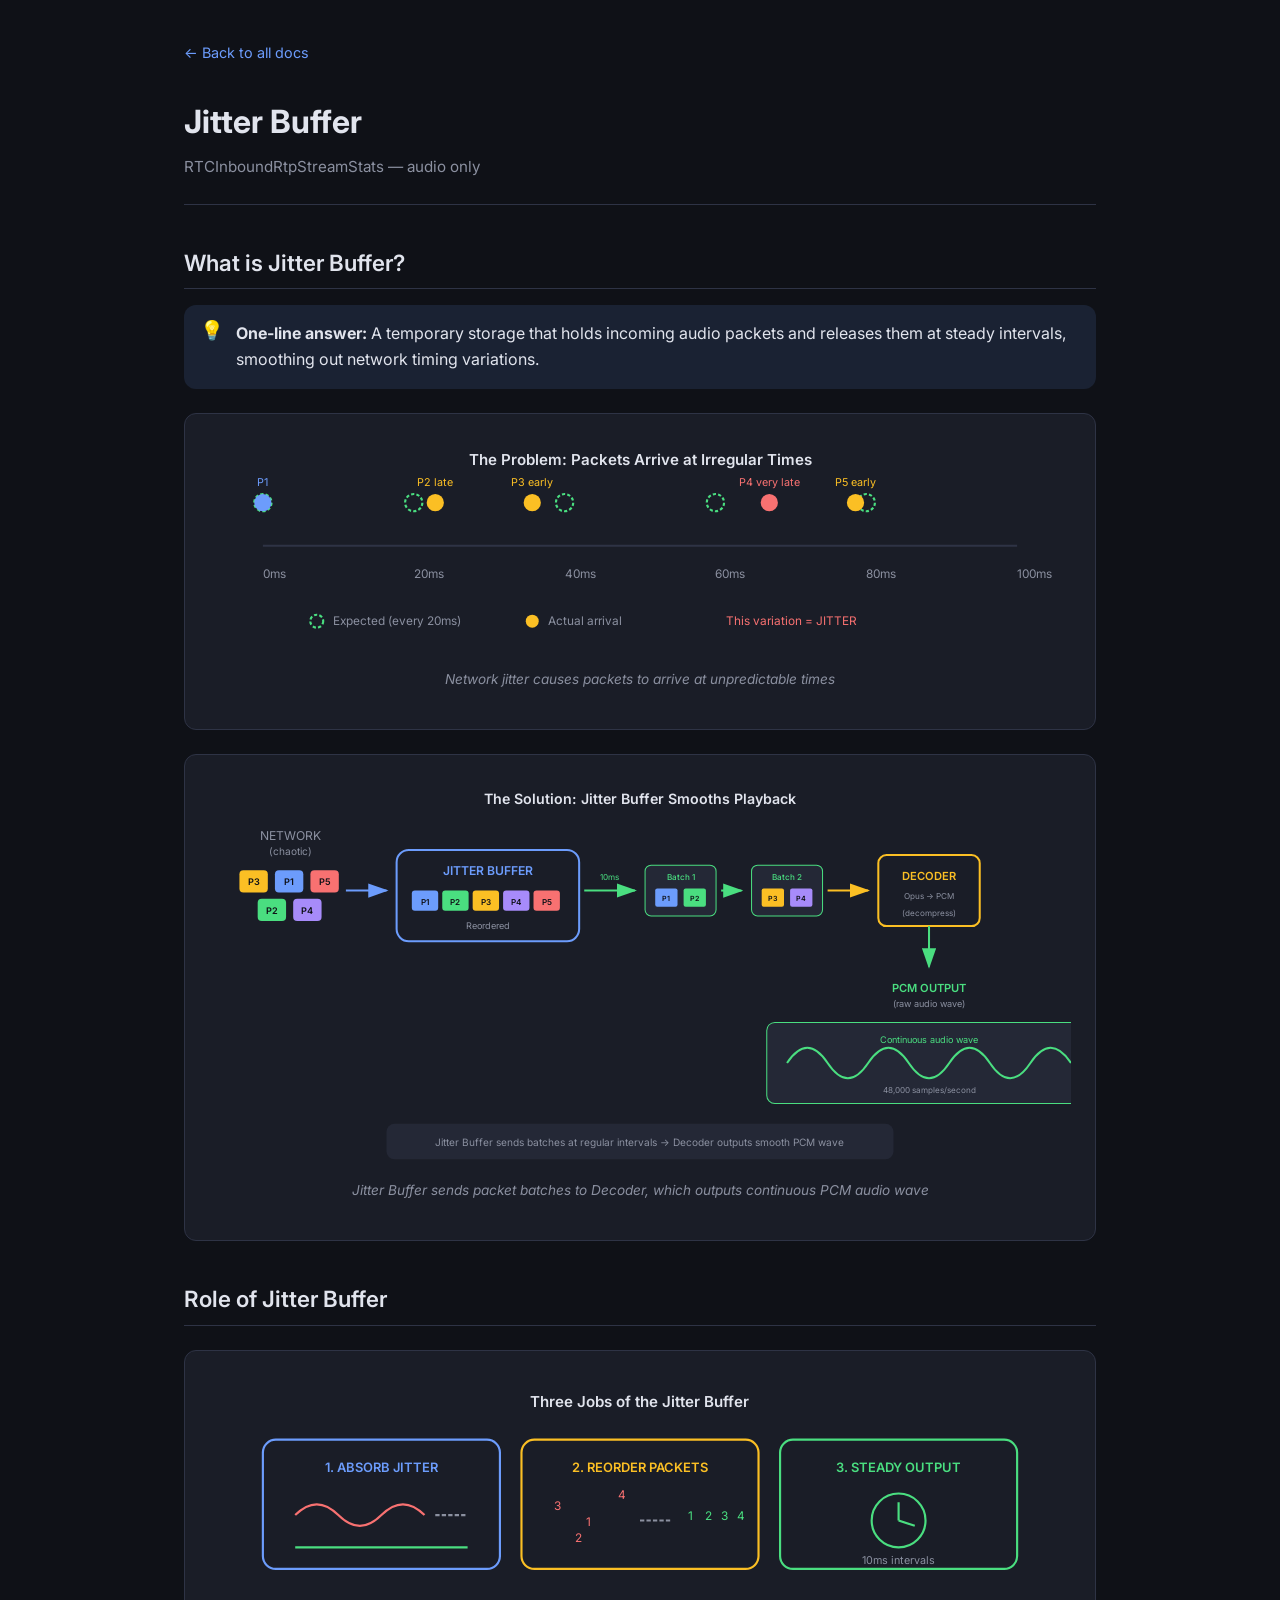
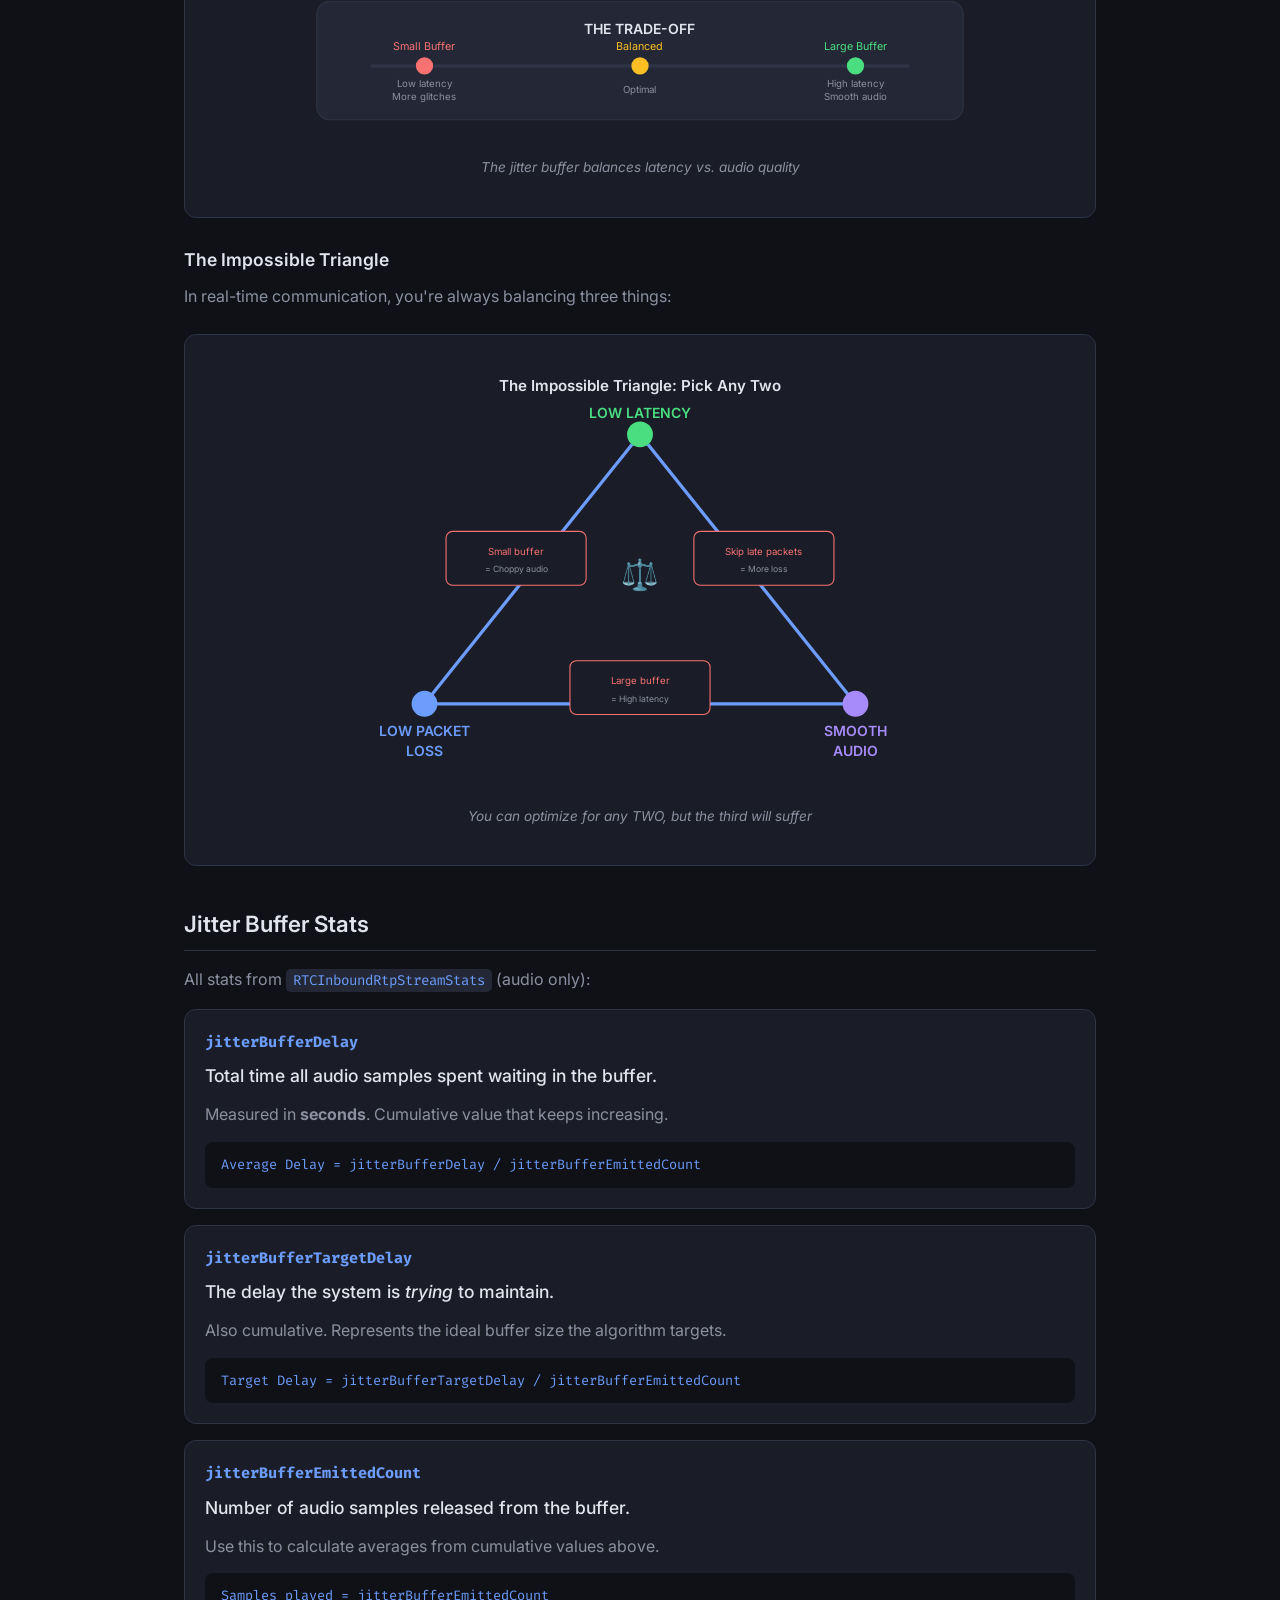
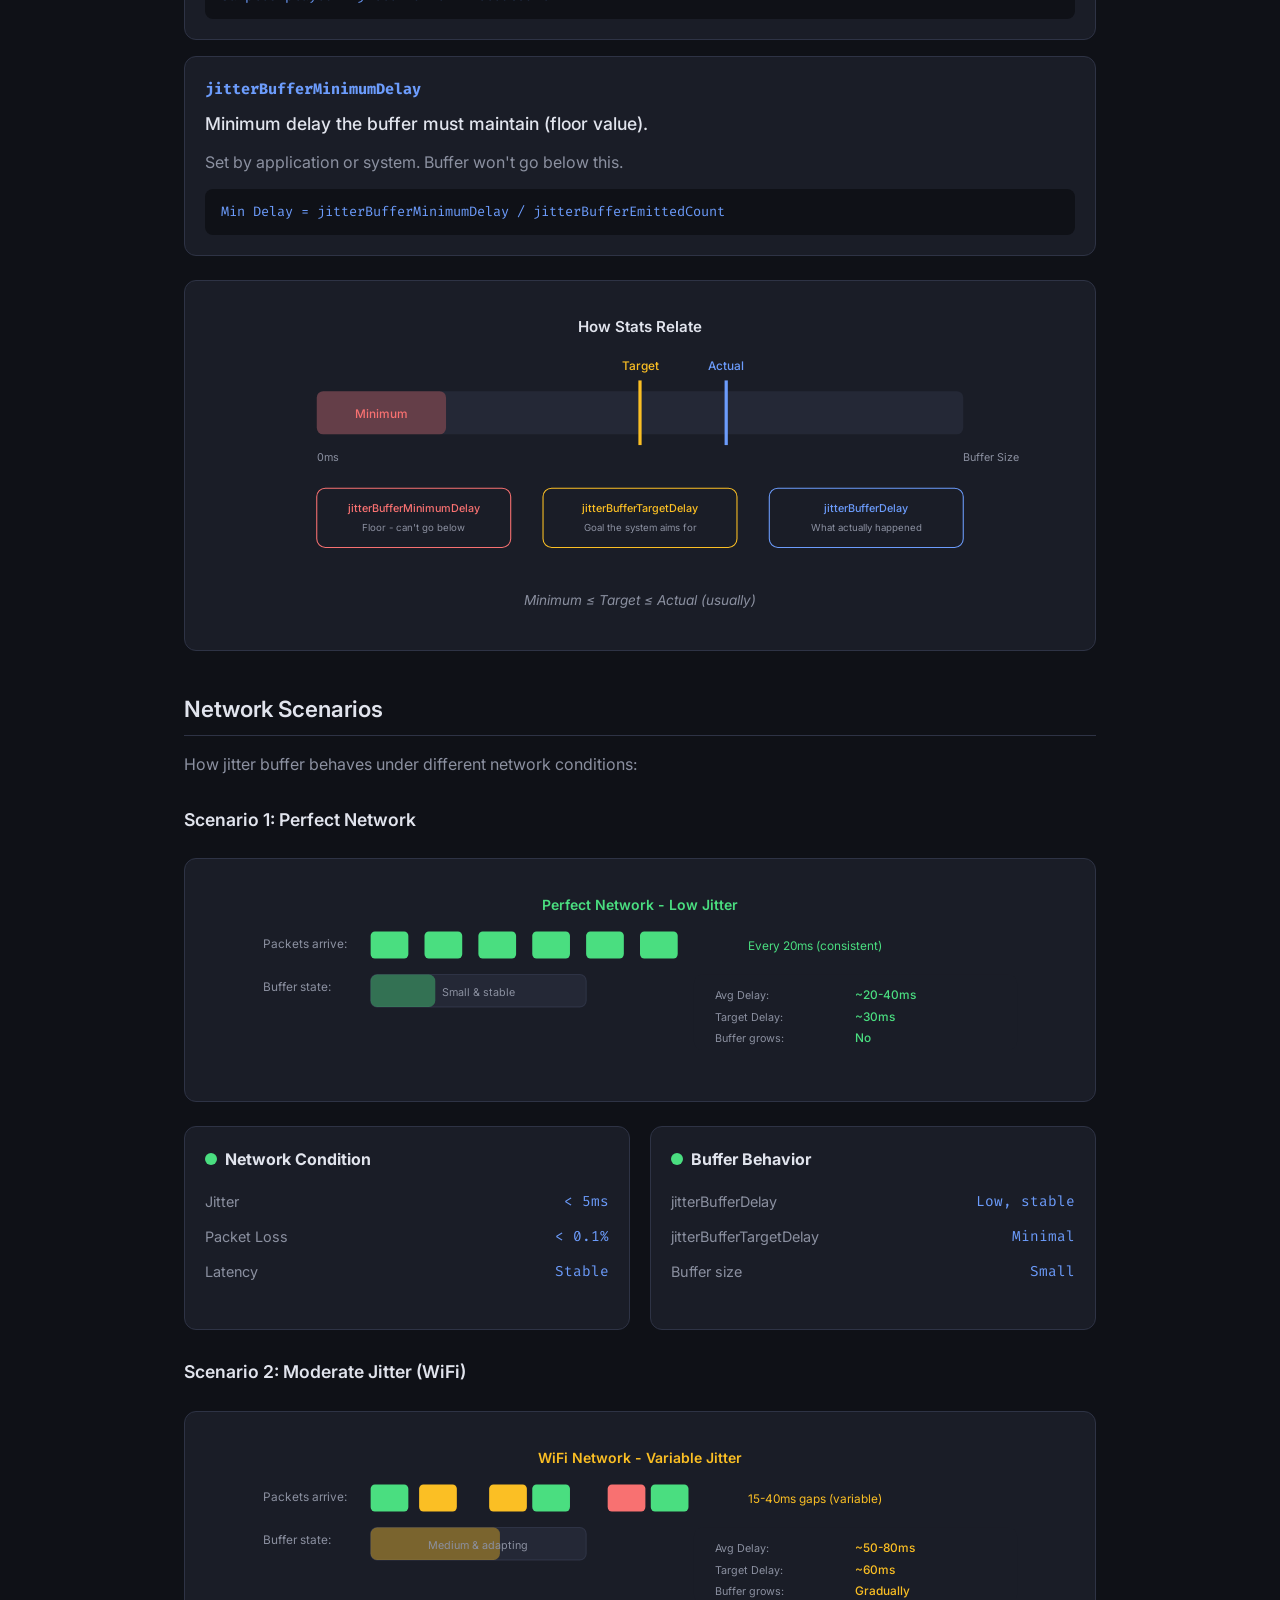
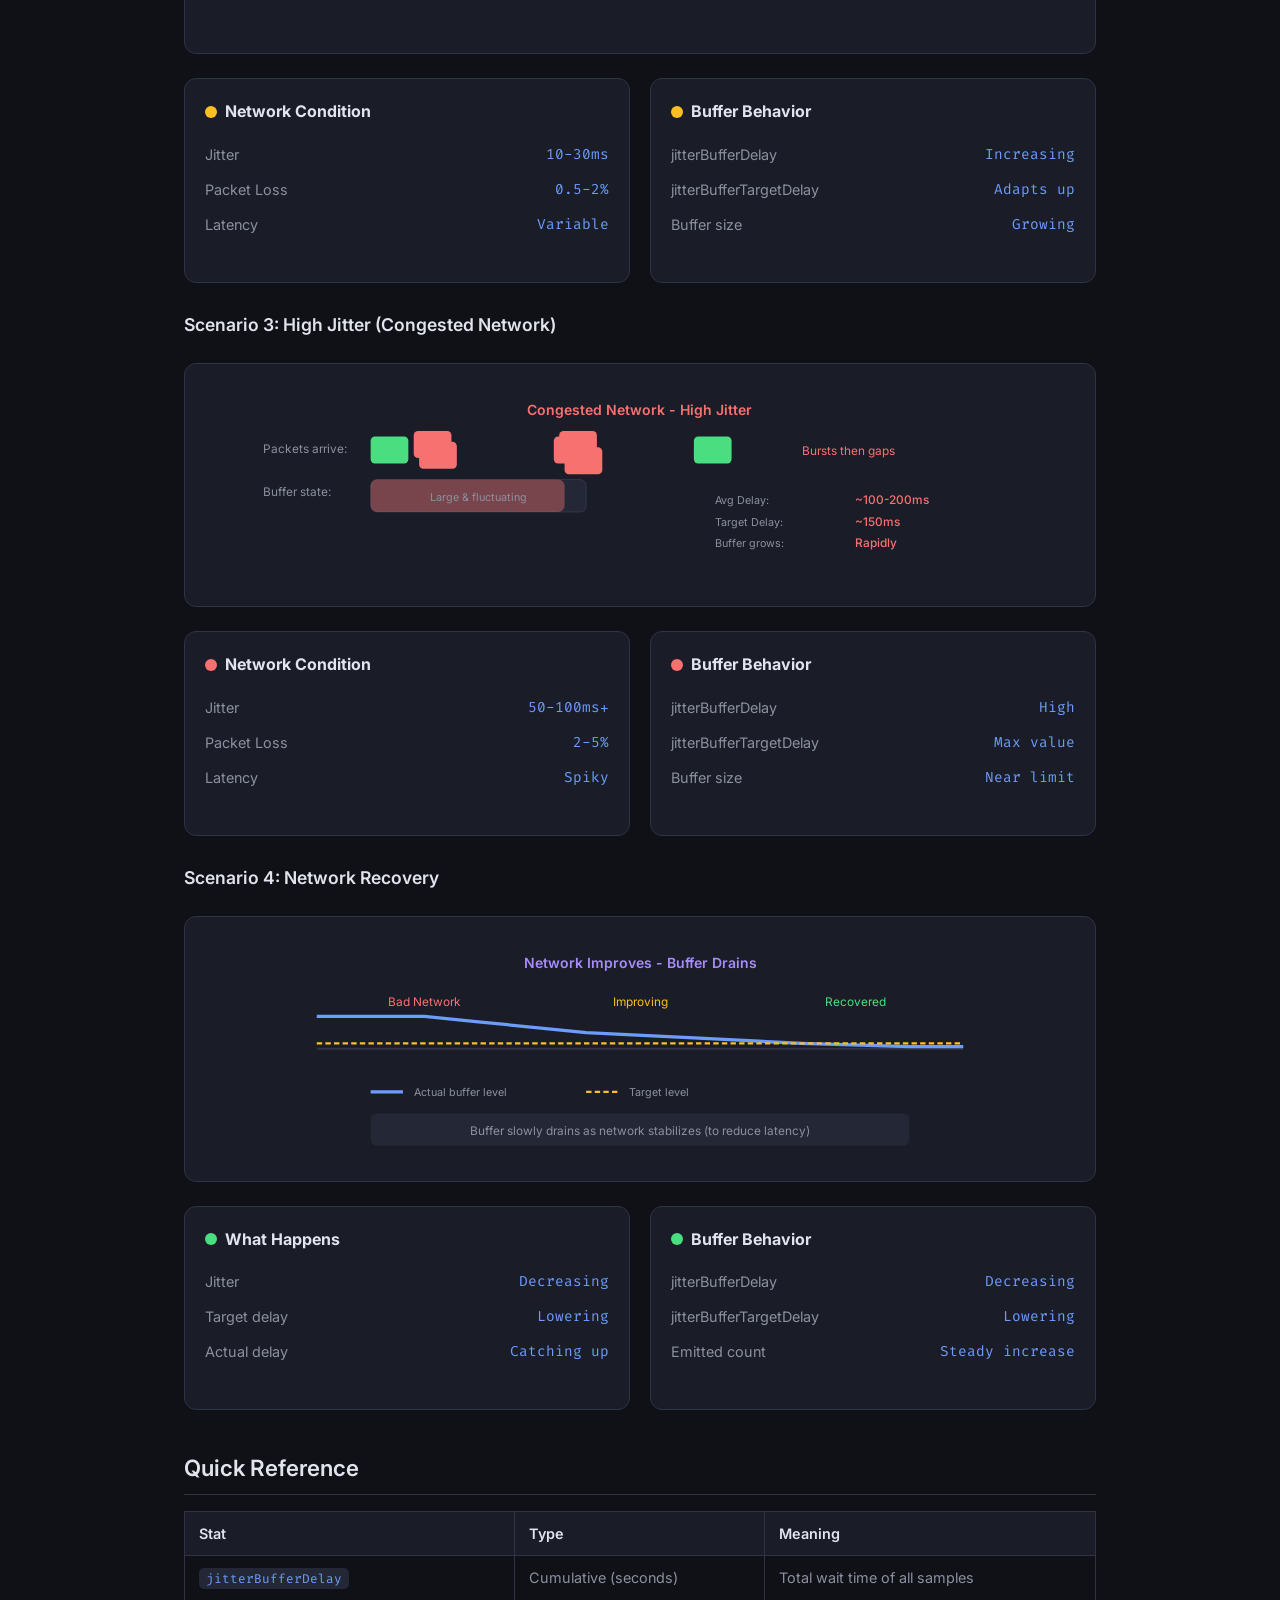
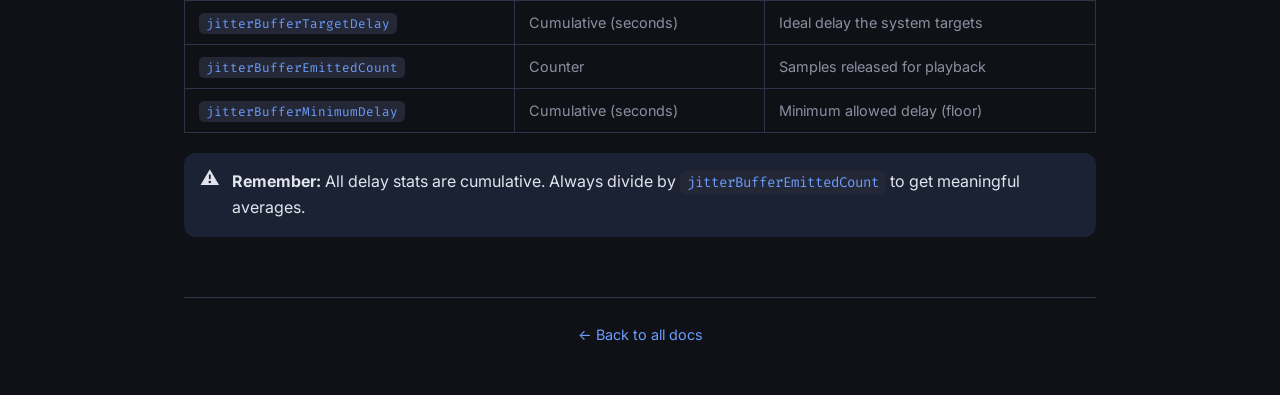
<file: docs/jitter-buffer.html>
<!DOCTYPE html>
<html lang="en">
<head>
  <meta charset="UTF-8">
  <meta name="viewport" content="width=device-width, initial-scale=1.0">
  <title>Jitter Buffer &mdash; WebRTC Docs</title>
  <link rel="preconnect" href="https://fonts.googleapis.com">
  <link href="https://fonts.googleapis.com/css2?family=Inter:wght@400;600;700&family=Fira+Code:wght@400;500&display=swap" rel="stylesheet">
  <link rel="stylesheet" href="../css/style.css">
  <style>
    /* Diagram styles */
    .diagram {
      background: var(--surface);
      border: 1px solid var(--border);
      border-radius: var(--radius);
      padding: 24px;
      margin: 24px 0;
      overflow-x: auto;
    }
    .diagram svg {
      display: block;
      margin: 0 auto;
      max-width: 100%;
      height: auto;
    }
    .diagram-caption {
      text-align: center;
      font-size: 0.85rem;
      color: var(--text-muted);
      margin-top: 16px;
      font-style: italic;
    }
    .scenario-box {
      background: var(--surface);
      border: 1px solid var(--border);
      border-radius: var(--radius);
      padding: 24px;
      margin: 24px 0;
    }
    .scenario-box h4 {
      color: var(--accent);
      margin-bottom: 16px;
      font-size: 1.1rem;
    }
    .stat-card {
      background: var(--surface);
      border: 1px solid var(--border);
      border-radius: var(--radius);
      padding: 20px;
      margin: 16px 0;
    }
    .stat-card h4 {
      color: var(--accent);
      font-family: var(--font-mono);
      font-size: 0.95rem;
      margin-bottom: 8px;
    }
    .stat-card .definition {
      font-size: 1.1rem;
      color: var(--text);
      margin-bottom: 12px;
      font-weight: 500;
    }
    .stat-card .formula {
      background: var(--bg);
      padding: 12px 16px;
      border-radius: 8px;
      font-family: var(--font-mono);
      font-size: 0.85rem;
      color: var(--accent);
      margin-top: 12px;
    }
    .network-scenario {
      display: grid;
      grid-template-columns: 1fr 1fr;
      gap: 20px;
      margin: 24px 0;
    }
    @media (max-width: 700px) {
      .network-scenario {
        grid-template-columns: 1fr;
      }
    }
    .network-card {
      background: var(--surface);
      border: 1px solid var(--border);
      border-radius: var(--radius);
      padding: 20px;
    }
    .network-card h4 {
      font-size: 1rem;
      margin-bottom: 12px;
      display: flex;
      align-items: center;
      gap: 8px;
    }
    .network-card .indicator {
      width: 12px;
      height: 12px;
      border-radius: 50%;
    }
    .network-card .indicator.good { background: #4ade80; }
    .network-card .indicator.moderate { background: #fbbf24; }
    .network-card .indicator.bad { background: #f87171; }
    .network-card .indicator.terrible { background: #ef4444; }
    .stats-table {
      width: 100%;
      font-size: 0.85rem;
      margin-top: 12px;
    }
    .stats-table td {
      padding: 6px 0;
      border: none;
    }
    .stats-table td:first-child {
      color: var(--text-muted);
    }
    .stats-table td:last-child {
      text-align: right;
      font-family: var(--font-mono);
      color: var(--accent);
    }
    .key-point {
      display: flex;
      align-items: flex-start;
      gap: 12px;
      padding: 16px;
      background: var(--accent-dim);
      border-radius: var(--radius);
      margin: 16px 0;
    }
    .key-point-icon {
      font-size: 1.2rem;
      line-height: 1;
    }
    .key-point p {
      margin: 0;
      color: var(--text);
    }
  </style>
</head>
<body>

  <div class="container">
    <header class="doc-header">
      <a href="../index.html">&larr; Back to all docs</a>
      <h1>Jitter Buffer</h1>
      <p class="subtitle">RTCInboundRtpStreamStats &mdash; audio only</p>
    </header>

    <article class="doc-content">

      <!-- ============================================ -->
      <!-- SECTION: What is Jitter Buffer -->
      <!-- ============================================ -->
      <h2>What is Jitter Buffer?</h2>
      
      <div class="key-point">
        <span class="key-point-icon">&#128161;</span>
        <p><strong>One-line answer:</strong> A temporary storage that holds incoming audio packets and releases them at steady intervals, smoothing out network timing variations.</p>
      </div>

      <!-- DIAGRAM: The Problem -->
      <div class="diagram">
        <svg viewBox="0 0 800 200" xmlns="http://www.w3.org/2000/svg">
          <!-- Title -->
          <text x="400" y="25" text-anchor="middle" fill="#e1e4ed" font-size="14" font-weight="600">The Problem: Packets Arrive at Irregular Times</text>
          
          <!-- Timeline -->
          <line x1="50" y1="100" x2="750" y2="100" stroke="#2e3345" stroke-width="2"/>
          
          <!-- Time markers -->
          <text x="50" y="130" fill="#8b90a0" font-size="11">0ms</text>
          <text x="190" y="130" fill="#8b90a0" font-size="11">20ms</text>
          <text x="330" y="130" fill="#8b90a0" font-size="11">40ms</text>
          <text x="470" y="130" fill="#8b90a0" font-size="11">60ms</text>
          <text x="610" y="130" fill="#8b90a0" font-size="11">80ms</text>
          <text x="750" y="130" fill="#8b90a0" font-size="11">100ms</text>
          
          <!-- Expected arrival (green dashed) -->
          <circle cx="50" cy="60" r="8" fill="none" stroke="#4ade80" stroke-width="2" stroke-dasharray="3,2"/>
          <circle cx="190" cy="60" r="8" fill="none" stroke="#4ade80" stroke-width="2" stroke-dasharray="3,2"/>
          <circle cx="330" cy="60" r="8" fill="none" stroke="#4ade80" stroke-width="2" stroke-dasharray="3,2"/>
          <circle cx="470" cy="60" r="8" fill="none" stroke="#4ade80" stroke-width="2" stroke-dasharray="3,2"/>
          <circle cx="610" cy="60" r="8" fill="none" stroke="#4ade80" stroke-width="2" stroke-dasharray="3,2"/>
          
          <!-- Actual arrival (solid orange) - irregular -->
          <circle cx="50" cy="60" r="8" fill="#6c9cfc"/>
          <text x="50" y="45" text-anchor="middle" fill="#6c9cfc" font-size="10">P1</text>
          
          <circle cx="210" cy="60" r="8" fill="#fbbf24"/>
          <text x="210" y="45" text-anchor="middle" fill="#fbbf24" font-size="10">P2 late</text>
          
          <circle cx="300" cy="60" r="8" fill="#fbbf24"/>
          <text x="300" y="45" text-anchor="middle" fill="#fbbf24" font-size="10">P3 early</text>
          
          <circle cx="520" cy="60" r="8" fill="#f87171"/>
          <text x="520" y="45" text-anchor="middle" fill="#f87171" font-size="10">P4 very late</text>
          
          <circle cx="600" cy="60" r="8" fill="#fbbf24"/>
          <text x="600" y="45" text-anchor="middle" fill="#fbbf24" font-size="10">P5 early</text>
          
          <!-- Legend -->
          <circle cx="100" cy="170" r="6" fill="none" stroke="#4ade80" stroke-width="2" stroke-dasharray="3,2"/>
          <text x="115" y="174" fill="#8b90a0" font-size="11">Expected (every 20ms)</text>
          
          <circle cx="300" cy="170" r="6" fill="#fbbf24"/>
          <text x="315" y="174" fill="#8b90a0" font-size="11">Actual arrival</text>
          
          <text x="480" y="174" fill="#f87171" font-size="11">This variation = JITTER</text>
        </svg>
        <p class="diagram-caption">Network jitter causes packets to arrive at unpredictable times</p>
      </div>

      <!-- DIAGRAM: The Solution -->
      <div class="diagram">
        <svg viewBox="0 0 850 380" xmlns="http://www.w3.org/2000/svg">
          <!-- Title -->
          <text x="425" y="25" text-anchor="middle" fill="#e1e4ed" font-size="14" font-weight="600">The Solution: Jitter Buffer Smooths Playback</text>
          
          <!-- Network side -->
          <text x="80" y="60" text-anchor="middle" fill="#8b90a0" font-size="12">NETWORK</text>
          <text x="80" y="75" text-anchor="middle" fill="#8b90a0" font-size="10">(chaotic)</text>
          
          <!-- Incoming packets (irregular) -->
          <rect x="30" y="90" width="28" height="22" rx="4" fill="#fbbf24"/>
          <text x="44" y="105" text-anchor="middle" fill="#0f1117" font-size="9" font-weight="600">P3</text>
          
          <rect x="65" y="90" width="28" height="22" rx="4" fill="#6c9cfc"/>
          <text x="79" y="105" text-anchor="middle" fill="#0f1117" font-size="9" font-weight="600">P1</text>
          
          <rect x="100" y="90" width="28" height="22" rx="4" fill="#f87171"/>
          <text x="114" y="105" text-anchor="middle" fill="#0f1117" font-size="9" font-weight="600">P5</text>
          
          <rect x="48" y="118" width="28" height="22" rx="4" fill="#4ade80"/>
          <text x="62" y="133" text-anchor="middle" fill="#0f1117" font-size="9" font-weight="600">P2</text>
          
          <rect x="83" y="118" width="28" height="22" rx="4" fill="#a78bfa"/>
          <text x="97" y="133" text-anchor="middle" fill="#0f1117" font-size="9" font-weight="600">P4</text>
          
          <!-- Arrow into buffer -->
          <path d="M135 110 L175 110" stroke="#6c9cfc" stroke-width="2" marker-end="url(#arrowhead)"/>
          
          <!-- Jitter Buffer Box -->
          <rect x="185" y="70" width="180" height="90" rx="12" fill="#1a1d27" stroke="#6c9cfc" stroke-width="2"/>
          <text x="275" y="95" text-anchor="middle" fill="#6c9cfc" font-size="12" font-weight="600">JITTER BUFFER</text>
          
          <!-- Packets inside buffer (ordered) -->
          <rect x="200" y="110" width="26" height="20" rx="3" fill="#6c9cfc"/>
          <text x="213" y="124" text-anchor="middle" fill="#0f1117" font-size="8" font-weight="600">P1</text>
          
          <rect x="230" y="110" width="26" height="20" rx="3" fill="#4ade80"/>
          <text x="243" y="124" text-anchor="middle" fill="#0f1117" font-size="8" font-weight="600">P2</text>
          
          <rect x="260" y="110" width="26" height="20" rx="3" fill="#fbbf24"/>
          <text x="273" y="124" text-anchor="middle" fill="#0f1117" font-size="8" font-weight="600">P3</text>
          
          <rect x="290" y="110" width="26" height="20" rx="3" fill="#a78bfa"/>
          <text x="303" y="124" text-anchor="middle" fill="#0f1117" font-size="8" font-weight="600">P4</text>
          
          <rect x="320" y="110" width="26" height="20" rx="3" fill="#f87171"/>
          <text x="333" y="124" text-anchor="middle" fill="#0f1117" font-size="8" font-weight="600">P5</text>
          
          <text x="275" y="148" text-anchor="middle" fill="#8b90a0" font-size="9">Reordered</text>
          
          <!-- Arrow out of buffer with batches -->
          <path d="M370 110 L420 110" stroke="#4ade80" stroke-width="2" marker-end="url(#arrowhead2)"/>
          <text x="395" y="100" text-anchor="middle" fill="#4ade80" font-size="8">10ms</text>
          
          <!-- Batch 1 -->
          <rect x="430" y="85" width="70" height="50" rx="6" fill="#242836" stroke="#4ade80" stroke-width="1"/>
          <text x="465" y="100" text-anchor="middle" fill="#4ade80" font-size="8" font-weight="500">Batch 1</text>
          <rect x="440" y="108" width="22" height="18" rx="2" fill="#6c9cfc"/>
          <text x="451" y="120" text-anchor="middle" fill="#0f1117" font-size="7" font-weight="600">P1</text>
          <rect x="468" y="108" width="22" height="18" rx="2" fill="#4ade80"/>
          <text x="479" y="120" text-anchor="middle" fill="#0f1117" font-size="7" font-weight="600">P2</text>
          
          <!-- Arrow between batches -->
          <path d="M505 110 L525 110" stroke="#4ade80" stroke-width="2" marker-end="url(#arrowhead2)"/>
          
          <!-- Batch 2 -->
          <rect x="535" y="85" width="70" height="50" rx="6" fill="#242836" stroke="#4ade80" stroke-width="1"/>
          <text x="570" y="100" text-anchor="middle" fill="#4ade80" font-size="8" font-weight="500">Batch 2</text>
          <rect x="545" y="108" width="22" height="18" rx="2" fill="#fbbf24"/>
          <text x="556" y="120" text-anchor="middle" fill="#0f1117" font-size="7" font-weight="600">P3</text>
          <rect x="573" y="108" width="22" height="18" rx="2" fill="#a78bfa"/>
          <text x="584" y="120" text-anchor="middle" fill="#0f1117" font-size="7" font-weight="600">P4</text>
          
          <!-- Arrow to decoder -->
          <path d="M610 110 L650 110" stroke="#fbbf24" stroke-width="2" marker-end="url(#arrowhead3)"/>
          
          <!-- Decoder Box -->
          <rect x="660" y="75" width="100" height="70" rx="8" fill="#1a1d27" stroke="#fbbf24" stroke-width="2"/>
          <text x="710" y="100" text-anchor="middle" fill="#fbbf24" font-size="11" font-weight="600">DECODER</text>
          <text x="710" y="118" text-anchor="middle" fill="#8b90a0" font-size="8">Opus → PCM</text>
          <text x="710" y="135" text-anchor="middle" fill="#8b90a0" font-size="8">(decompress)</text>
          
          <!-- Arrow down from decoder -->
          <path d="M710 145 L710 185" stroke="#4ade80" stroke-width="2" marker-end="url(#arrowhead2)"/>
          
          <!-- PCM Output Label -->
          <text x="710" y="210" text-anchor="middle" fill="#4ade80" font-size="11" font-weight="600">PCM OUTPUT</text>
          <text x="710" y="225" text-anchor="middle" fill="#8b90a0" font-size="9">(raw audio wave)</text>
          
          <!-- PCM Wave visualization -->
          <rect x="550" y="240" width="320" height="80" rx="8" fill="#242836" stroke="#4ade80" stroke-width="1"/>
          
          <!-- Sound wave -->
          <path d="M570 280 Q590 250 610 280 Q630 310 650 280 Q670 250 690 280 Q710 310 730 280 Q750 250 770 280 Q790 310 810 280 Q830 250 850 280" 
                fill="none" stroke="#4ade80" stroke-width="2"/>
          
          <!-- Wave labels -->
          <text x="710" y="260" text-anchor="middle" fill="#4ade80" font-size="9">Continuous audio wave</text>
          <text x="710" y="310" text-anchor="middle" fill="#8b90a0" font-size="8">48,000 samples/second</text>
          
          <!-- Bottom explanation -->
          <rect x="175" y="340" width="500" height="35" rx="8" fill="#242836"/>
          <text x="425" y="362" text-anchor="middle" fill="#8b90a0" font-size="10">Jitter Buffer sends batches at regular intervals → Decoder outputs smooth PCM wave</text>
          
          <!-- Arrow markers -->
          <defs>
            <marker id="arrowhead" markerWidth="10" markerHeight="7" refX="9" refY="3.5" orient="auto">
              <polygon points="0 0, 10 3.5, 0 7" fill="#6c9cfc"/>
            </marker>
            <marker id="arrowhead2" markerWidth="10" markerHeight="7" refX="9" refY="3.5" orient="auto">
              <polygon points="0 0, 10 3.5, 0 7" fill="#4ade80"/>
            </marker>
            <marker id="arrowhead3" markerWidth="10" markerHeight="7" refX="9" refY="3.5" orient="auto">
              <polygon points="0 0, 10 3.5, 0 7" fill="#fbbf24"/>
            </marker>
          </defs>
        </svg>
        <p class="diagram-caption">Jitter Buffer sends packet batches to Decoder, which outputs continuous PCM audio wave</p>
      </div>

      <!-- ============================================ -->
      <!-- SECTION: Role of Jitter Buffer -->
      <!-- ============================================ -->
      <h2>Role of Jitter Buffer</h2>

      <div class="diagram">
        <svg viewBox="0 0 800 340" xmlns="http://www.w3.org/2000/svg">
          <!-- Title -->
          <text x="400" y="30" text-anchor="middle" fill="#e1e4ed" font-size="14" font-weight="600">Three Jobs of the Jitter Buffer</text>
          
          <!-- Job 1: Absorb Timing Variations -->
          <rect x="50" y="60" width="220" height="120" rx="12" fill="#1a1d27" stroke="#6c9cfc" stroke-width="2"/>
          <text x="160" y="90" text-anchor="middle" fill="#6c9cfc" font-size="12" font-weight="600">1. ABSORB JITTER</text>
          
          <!-- Mini diagram: wavy line to straight -->
          <path d="M80 130 Q100 110 120 130 Q140 150 160 130 Q180 110 200 130" fill="none" stroke="#f87171" stroke-width="2"/>
          <path d="M210 130 L240 130" stroke="#8b90a0" stroke-width="2" stroke-dasharray="4,2"/>
          <line x1="80" y1="160" x2="240" y2="160" stroke="#4ade80" stroke-width="2"/>
          
          <!-- Job 2: Reorder Packets -->
          <rect x="290" y="60" width="220" height="120" rx="12" fill="#1a1d27" stroke="#fbbf24" stroke-width="2"/>
          <text x="400" y="90" text-anchor="middle" fill="#fbbf24" font-size="12" font-weight="600">2. REORDER PACKETS</text>
          
          <!-- Mini diagram: scattered to ordered -->
          <text x="320" y="125" fill="#f87171" font-size="11">3</text>
          <text x="350" y="140" fill="#f87171" font-size="11">1</text>
          <text x="380" y="115" fill="#f87171" font-size="11">4</text>
          <text x="340" y="155" fill="#f87171" font-size="11">2</text>
          
          <path d="M400 135 L430 135" stroke="#8b90a0" stroke-width="2" stroke-dasharray="4,2"/>
          
          <text x="445" y="135" fill="#4ade80" font-size="11">1</text>
          <text x="460" y="135" fill="#4ade80" font-size="11">2</text>
          <text x="475" y="135" fill="#4ade80" font-size="11">3</text>
          <text x="490" y="135" fill="#4ade80" font-size="11">4</text>
          
          <!-- Job 3: Maintain Steady Output -->
          <rect x="530" y="60" width="220" height="120" rx="12" fill="#1a1d27" stroke="#4ade80" stroke-width="2"/>
          <text x="640" y="90" text-anchor="middle" fill="#4ade80" font-size="12" font-weight="600">3. STEADY OUTPUT</text>
          
          <!-- Mini diagram: clock with regular ticks -->
          <circle cx="640" cy="135" r="25" fill="none" stroke="#4ade80" stroke-width="2"/>
          <line x1="640" y1="135" x2="640" y2="118" stroke="#4ade80" stroke-width="2"/>
          <line x1="640" y1="135" x2="655" y2="140" stroke="#4ade80" stroke-width="2"/>
          <text x="640" y="175" text-anchor="middle" fill="#8b90a0" font-size="10">10ms intervals</text>
          
          <!-- Trade-off section -->
          <rect x="100" y="210" width="600" height="110" rx="12" fill="#242836" stroke="#2e3345" stroke-width="1"/>
          <text x="400" y="240" text-anchor="middle" fill="#e1e4ed" font-size="13" font-weight="600">THE TRADE-OFF</text>
          
          <!-- Scale visualization -->
          <line x1="150" y1="270" x2="650" y2="270" stroke="#2e3345" stroke-width="3"/>
          
          <circle cx="200" cy="270" r="8" fill="#f87171"/>
          <text x="200" y="255" text-anchor="middle" fill="#f87171" font-size="10">Small Buffer</text>
          <text x="200" y="290" text-anchor="middle" fill="#8b90a0" font-size="9">Low latency</text>
          <text x="200" y="302" text-anchor="middle" fill="#8b90a0" font-size="9">More glitches</text>
          
          <circle cx="400" cy="270" r="8" fill="#fbbf24"/>
          <text x="400" y="255" text-anchor="middle" fill="#fbbf24" font-size="10">Balanced</text>
          <text x="400" y="295" text-anchor="middle" fill="#8b90a0" font-size="9">Optimal</text>
          
          <circle cx="600" cy="270" r="8" fill="#4ade80"/>
          <text x="600" y="255" text-anchor="middle" fill="#4ade80" font-size="10">Large Buffer</text>
          <text x="600" y="290" text-anchor="middle" fill="#8b90a0" font-size="9">High latency</text>
          <text x="600" y="302" text-anchor="middle" fill="#8b90a0" font-size="9">Smooth audio</text>
        </svg>
        <p class="diagram-caption">The jitter buffer balances latency vs. audio quality</p>
      </div>

      <!-- The Impossible Triangle -->
      <h3>The Impossible Triangle</h3>
      <p>In real-time communication, you're always balancing three things:</p>
      
      <div class="diagram">
        <svg viewBox="0 0 800 400" xmlns="http://www.w3.org/2000/svg">
          <!-- Title -->
          <text x="400" y="30" text-anchor="middle" fill="#e1e4ed" font-size="14" font-weight="600">The Impossible Triangle: Pick Any Two</text>
          
          <!-- Triangle -->
          <polygon points="400,70 200,320 600,320" fill="none" stroke="#6c9cfc" stroke-width="3"/>
          
          <!-- Center balance icon -->
          <text x="400" y="210" text-anchor="middle" fill="#fbbf24" font-size="28">⚖️</text>
          
          <!-- Top vertex: Low Latency -->
          <circle cx="400" cy="70" r="12" fill="#4ade80"/>
          <text x="400" y="55" text-anchor="middle" fill="#4ade80" font-size="13" font-weight="600">LOW LATENCY</text>
          
          <!-- Bottom left vertex: Low Packet Loss -->
          <circle cx="200" cy="320" r="12" fill="#6c9cfc"/>
          <text x="200" y="350" text-anchor="middle" fill="#6c9cfc" font-size="13" font-weight="600">LOW PACKET</text>
          <text x="200" y="368" text-anchor="middle" fill="#6c9cfc" font-size="13" font-weight="600">LOSS</text>
          
          <!-- Bottom right vertex: Smooth Audio -->
          <circle cx="600" cy="320" r="12" fill="#a78bfa"/>
          <text x="600" y="350" text-anchor="middle" fill="#a78bfa" font-size="13" font-weight="600">SMOOTH</text>
          <text x="600" y="368" text-anchor="middle" fill="#a78bfa" font-size="13" font-weight="600">AUDIO</text>
          
          <!-- Edge labels explaining trade-offs -->
          <!-- Left edge: Low Latency + Low Packet Loss = Choppy Audio -->
          <rect x="220" y="160" width="130" height="50" rx="6" fill="#1a1d27" stroke="#f87171" stroke-width="1"/>
          <text x="285" y="182" text-anchor="middle" fill="#f87171" font-size="9">Small buffer</text>
          <text x="285" y="198" text-anchor="middle" fill="#8b90a0" font-size="8">= Choppy audio</text>
          
          <!-- Right edge: Low Latency + Smooth Audio = More Loss -->
          <rect x="450" y="160" width="130" height="50" rx="6" fill="#1a1d27" stroke="#f87171" stroke-width="1"/>
          <text x="515" y="182" text-anchor="middle" fill="#f87171" font-size="9">Skip late packets</text>
          <text x="515" y="198" text-anchor="middle" fill="#8b90a0" font-size="8">= More loss</text>
          
          <!-- Bottom edge: Low Packet Loss + Smooth Audio = High Latency -->
          <rect x="335" y="280" width="130" height="50" rx="6" fill="#1a1d27" stroke="#f87171" stroke-width="1"/>
          <text x="400" y="302" text-anchor="middle" fill="#f87171" font-size="9">Large buffer</text>
          <text x="400" y="318" text-anchor="middle" fill="#8b90a0" font-size="8">= High latency</text>
        </svg>
        <p class="diagram-caption">You can optimize for any TWO, but the third will suffer</p>
      </div>

      <!-- ============================================ -->
      <!-- SECTION: Jitter Buffer Stats -->
      <!-- ============================================ -->
      <h2>Jitter Buffer Stats</h2>

      <p>All stats from <code>RTCInboundRtpStreamStats</code> (audio only):</p>

      <!-- Stat 1: jitterBufferDelay -->
      <div class="stat-card">
        <h4>jitterBufferDelay</h4>
        <p class="definition">Total time all audio samples spent waiting in the buffer.</p>
        <p>Measured in <strong>seconds</strong>. Cumulative value that keeps increasing.</p>
        <div class="formula">Average Delay = jitterBufferDelay / jitterBufferEmittedCount</div>
      </div>

      <!-- Stat 2: jitterBufferTargetDelay -->
      <div class="stat-card">
        <h4>jitterBufferTargetDelay</h4>
        <p class="definition">The delay the system is <em>trying</em> to maintain.</p>
        <p>Also cumulative. Represents the ideal buffer size the algorithm targets.</p>
        <div class="formula">Target Delay = jitterBufferTargetDelay / jitterBufferEmittedCount</div>
      </div>

      <!-- Stat 3: jitterBufferEmittedCount -->
      <div class="stat-card">
        <h4>jitterBufferEmittedCount</h4>
        <p class="definition">Number of audio samples released from the buffer.</p>
        <p>Use this to calculate averages from cumulative values above.</p>
        <div class="formula">Samples played = jitterBufferEmittedCount</div>
      </div>

      <!-- Stat 4: jitterBufferMinimumDelay -->
      <div class="stat-card">
        <h4>jitterBufferMinimumDelay</h4>
        <p class="definition">Minimum delay the buffer must maintain (floor value).</p>
        <p>Set by application or system. Buffer won't go below this.</p>
        <div class="formula">Min Delay = jitterBufferMinimumDelay / jitterBufferEmittedCount</div>
      </div>

      <!-- Visual: How stats relate -->
      <div class="diagram">
        <svg viewBox="0 0 800 250" xmlns="http://www.w3.org/2000/svg">
          <text x="400" y="25" text-anchor="middle" fill="#e1e4ed" font-size="14" font-weight="600">How Stats Relate</text>
          
          <!-- Timeline bar -->
          <rect x="100" y="80" width="600" height="40" rx="6" fill="#242836"/>
          
          <!-- Minimum delay zone -->
          <rect x="100" y="80" width="120" height="40" rx="6" fill="#f87171" fill-opacity="0.3"/>
          <text x="160" y="105" text-anchor="middle" fill="#f87171" font-size="11" font-weight="500">Minimum</text>
          
          <!-- Target delay marker -->
          <line x1="400" y1="70" x2="400" y2="130" stroke="#fbbf24" stroke-width="3"/>
          <text x="400" y="60" text-anchor="middle" fill="#fbbf24" font-size="11" font-weight="500">Target</text>
          
          <!-- Actual delay marker (can vary) -->
          <line x1="480" y1="70" x2="480" y2="130" stroke="#6c9cfc" stroke-width="3"/>
          <text x="480" y="60" text-anchor="middle" fill="#6c9cfc" font-size="11" font-weight="500">Actual</text>
          
          <!-- Labels -->
          <text x="100" y="145" fill="#8b90a0" font-size="10">0ms</text>
          <text x="700" y="145" fill="#8b90a0" font-size="10">Buffer Size</text>
          
          <!-- Explanation boxes -->
          <rect x="100" y="170" width="180" height="55" rx="8" fill="#1a1d27" stroke="#f87171" stroke-width="1"/>
          <text x="190" y="192" text-anchor="middle" fill="#f87171" font-size="10" font-weight="500">jitterBufferMinimumDelay</text>
          <text x="190" y="210" text-anchor="middle" fill="#8b90a0" font-size="9">Floor - can't go below</text>
          
          <rect x="310" y="170" width="180" height="55" rx="8" fill="#1a1d27" stroke="#fbbf24" stroke-width="1"/>
          <text x="400" y="192" text-anchor="middle" fill="#fbbf24" font-size="10" font-weight="500">jitterBufferTargetDelay</text>
          <text x="400" y="210" text-anchor="middle" fill="#8b90a0" font-size="9">Goal the system aims for</text>
          
          <rect x="520" y="170" width="180" height="55" rx="8" fill="#1a1d27" stroke="#6c9cfc" stroke-width="1"/>
          <text x="610" y="192" text-anchor="middle" fill="#6c9cfc" font-size="10" font-weight="500">jitterBufferDelay</text>
          <text x="610" y="210" text-anchor="middle" fill="#8b90a0" font-size="9">What actually happened</text>
        </svg>
        <p class="diagram-caption">Minimum ≤ Target ≤ Actual (usually)</p>
      </div>

      <!-- ============================================ -->
      <!-- SECTION: Network Scenarios -->
      <!-- ============================================ -->
      <h2>Network Scenarios</h2>

      <p>How jitter buffer behaves under different network conditions:</p>

      <!-- Scenario 1: Perfect Network -->
      <h3>Scenario 1: Perfect Network</h3>
      <div class="diagram">
        <svg viewBox="0 0 800 180" xmlns="http://www.w3.org/2000/svg">
          <text x="400" y="25" text-anchor="middle" fill="#4ade80" font-size="13" font-weight="600">Perfect Network - Low Jitter</text>
          
          <!-- Packet arrival visualization -->
          <text x="50" y="60" fill="#8b90a0" font-size="11">Packets arrive:</text>
          
          <!-- Regular spacing -->
          <rect x="150" y="45" width="35" height="25" rx="4" fill="#4ade80"/>
          <rect x="200" y="45" width="35" height="25" rx="4" fill="#4ade80"/>
          <rect x="250" y="45" width="35" height="25" rx="4" fill="#4ade80"/>
          <rect x="300" y="45" width="35" height="25" rx="4" fill="#4ade80"/>
          <rect x="350" y="45" width="35" height="25" rx="4" fill="#4ade80"/>
          <rect x="400" y="45" width="35" height="25" rx="4" fill="#4ade80"/>
          
          <text x="500" y="62" fill="#4ade80" font-size="11">Every 20ms (consistent)</text>
          
          <!-- Buffer state -->
          <text x="50" y="100" fill="#8b90a0" font-size="11">Buffer state:</text>
          <rect x="150" y="85" width="200" height="30" rx="6" fill="#242836" stroke="#2e3345"/>
          <rect x="150" y="85" width="60" height="30" rx="6" fill="#4ade80" fill-opacity="0.4"/>
          <text x="250" y="105" text-anchor="middle" fill="#8b90a0" font-size="10">Small &amp; stable</text>
          
          <!-- Stats -->
          <rect x="450" y="85" width="300" height="70" rx="8" fill="#1a1d27"/>
          <text x="470" y="108" fill="#8b90a0" font-size="10">Avg Delay:</text>
          <text x="600" y="108" fill="#4ade80" font-size="11" font-weight="500">~20-40ms</text>
          <text x="470" y="128" fill="#8b90a0" font-size="10">Target Delay:</text>
          <text x="600" y="128" fill="#4ade80" font-size="11" font-weight="500">~30ms</text>
          <text x="470" y="148" fill="#8b90a0" font-size="10">Buffer grows:</text>
          <text x="600" y="148" fill="#4ade80" font-size="11" font-weight="500">No</text>
        </svg>
      </div>

      <div class="network-scenario">
        <div class="network-card">
          <h4><span class="indicator good"></span> Network Condition</h4>
          <table class="stats-table">
            <tr><td>Jitter</td><td>&lt; 5ms</td></tr>
            <tr><td>Packet Loss</td><td>&lt; 0.1%</td></tr>
            <tr><td>Latency</td><td>Stable</td></tr>
          </table>
        </div>
        <div class="network-card">
          <h4><span class="indicator good"></span> Buffer Behavior</h4>
          <table class="stats-table">
            <tr><td>jitterBufferDelay</td><td>Low, stable</td></tr>
            <tr><td>jitterBufferTargetDelay</td><td>Minimal</td></tr>
            <tr><td>Buffer size</td><td>Small</td></tr>
          </table>
        </div>
      </div>

      <!-- Scenario 2: Moderate Jitter -->
      <h3>Scenario 2: Moderate Jitter (WiFi)</h3>
      <div class="diagram">
        <svg viewBox="0 0 800 180" xmlns="http://www.w3.org/2000/svg">
          <text x="400" y="25" text-anchor="middle" fill="#fbbf24" font-size="13" font-weight="600">WiFi Network - Variable Jitter</text>
          
          <!-- Packet arrival visualization -->
          <text x="50" y="60" fill="#8b90a0" font-size="11">Packets arrive:</text>
          
          <!-- Irregular spacing -->
          <rect x="150" y="45" width="35" height="25" rx="4" fill="#4ade80"/>
          <rect x="195" y="45" width="35" height="25" rx="4" fill="#fbbf24"/>
          <rect x="260" y="45" width="35" height="25" rx="4" fill="#fbbf24"/>
          <rect x="300" y="45" width="35" height="25" rx="4" fill="#4ade80"/>
          <rect x="370" y="45" width="35" height="25" rx="4" fill="#f87171"/>
          <rect x="410" y="45" width="35" height="25" rx="4" fill="#4ade80"/>
          
          <text x="500" y="62" fill="#fbbf24" font-size="11">15-40ms gaps (variable)</text>
          
          <!-- Buffer state -->
          <text x="50" y="100" fill="#8b90a0" font-size="11">Buffer state:</text>
          <rect x="150" y="85" width="200" height="30" rx="6" fill="#242836" stroke="#2e3345"/>
          <rect x="150" y="85" width="120" height="30" rx="6" fill="#fbbf24" fill-opacity="0.4"/>
          <text x="250" y="105" text-anchor="middle" fill="#8b90a0" font-size="10">Medium &amp; adapting</text>
          
          <!-- Stats -->
          <rect x="450" y="85" width="300" height="70" rx="8" fill="#1a1d27"/>
          <text x="470" y="108" fill="#8b90a0" font-size="10">Avg Delay:</text>
          <text x="600" y="108" fill="#fbbf24" font-size="11" font-weight="500">~50-80ms</text>
          <text x="470" y="128" fill="#8b90a0" font-size="10">Target Delay:</text>
          <text x="600" y="128" fill="#fbbf24" font-size="11" font-weight="500">~60ms</text>
          <text x="470" y="148" fill="#8b90a0" font-size="10">Buffer grows:</text>
          <text x="600" y="148" fill="#fbbf24" font-size="11" font-weight="500">Gradually</text>
        </svg>
      </div>

      <div class="network-scenario">
        <div class="network-card">
          <h4><span class="indicator moderate"></span> Network Condition</h4>
          <table class="stats-table">
            <tr><td>Jitter</td><td>10-30ms</td></tr>
            <tr><td>Packet Loss</td><td>0.5-2%</td></tr>
            <tr><td>Latency</td><td>Variable</td></tr>
          </table>
        </div>
        <div class="network-card">
          <h4><span class="indicator moderate"></span> Buffer Behavior</h4>
          <table class="stats-table">
            <tr><td>jitterBufferDelay</td><td>Increasing</td></tr>
            <tr><td>jitterBufferTargetDelay</td><td>Adapts up</td></tr>
            <tr><td>Buffer size</td><td>Growing</td></tr>
          </table>
        </div>
      </div>

      <!-- Scenario 3: High Jitter -->
      <h3>Scenario 3: High Jitter (Congested Network)</h3>
      <div class="diagram">
        <svg viewBox="0 0 800 180" xmlns="http://www.w3.org/2000/svg">
          <text x="400" y="25" text-anchor="middle" fill="#f87171" font-size="13" font-weight="600">Congested Network - High Jitter</text>
          
          <!-- Packet arrival visualization -->
          <text x="50" y="60" fill="#8b90a0" font-size="11">Packets arrive:</text>
          
          <!-- Very irregular - bursts -->
          <rect x="150" y="45" width="35" height="25" rx="4" fill="#4ade80"/>
          <rect x="190" y="40" width="35" height="25" rx="4" fill="#f87171"/>
          <rect x="195" y="50" width="35" height="25" rx="4" fill="#f87171"/>
          <rect x="320" y="45" width="35" height="25" rx="4" fill="#f87171"/>
          <rect x="325" y="40" width="35" height="25" rx="4" fill="#f87171"/>
          <rect x="330" y="55" width="35" height="25" rx="4" fill="#f87171"/>
          <rect x="450" y="45" width="35" height="25" rx="4" fill="#4ade80"/>
          
          <text x="550" y="62" fill="#f87171" font-size="11">Bursts then gaps</text>
          
          <!-- Buffer state -->
          <text x="50" y="100" fill="#8b90a0" font-size="11">Buffer state:</text>
          <rect x="150" y="85" width="200" height="30" rx="6" fill="#242836" stroke="#2e3345"/>
          <rect x="150" y="85" width="180" height="30" rx="6" fill="#f87171" fill-opacity="0.4"/>
          <text x="250" y="105" text-anchor="middle" fill="#8b90a0" font-size="10">Large &amp; fluctuating</text>
          
          <!-- Stats -->
          <rect x="450" y="85" width="300" height="70" rx="8" fill="#1a1d27"/>
          <text x="470" y="108" fill="#8b90a0" font-size="10">Avg Delay:</text>
          <text x="600" y="108" fill="#f87171" font-size="11" font-weight="500">~100-200ms</text>
          <text x="470" y="128" fill="#8b90a0" font-size="10">Target Delay:</text>
          <text x="600" y="128" fill="#f87171" font-size="11" font-weight="500">~150ms</text>
          <text x="470" y="148" fill="#8b90a0" font-size="10">Buffer grows:</text>
          <text x="600" y="148" fill="#f87171" font-size="11" font-weight="500">Rapidly</text>
        </svg>
      </div>

      <div class="network-scenario">
        <div class="network-card">
          <h4><span class="indicator bad"></span> Network Condition</h4>
          <table class="stats-table">
            <tr><td>Jitter</td><td>50-100ms+</td></tr>
            <tr><td>Packet Loss</td><td>2-5%</td></tr>
            <tr><td>Latency</td><td>Spiky</td></tr>
          </table>
        </div>
        <div class="network-card">
          <h4><span class="indicator bad"></span> Buffer Behavior</h4>
          <table class="stats-table">
            <tr><td>jitterBufferDelay</td><td>High</td></tr>
            <tr><td>jitterBufferTargetDelay</td><td>Max value</td></tr>
            <tr><td>Buffer size</td><td>Near limit</td></tr>
          </table>
        </div>
      </div>

      <!-- Scenario 4: Network Recovery -->
      <h3>Scenario 4: Network Recovery</h3>
      <div class="diagram">
        <svg viewBox="0 0 800 200" xmlns="http://www.w3.org/2000/svg">
          <text x="400" y="25" text-anchor="middle" fill="#a78bfa" font-size="13" font-weight="600">Network Improves - Buffer Drains</text>
          
          <!-- Timeline -->
          <line x1="100" y1="100" x2="700" y2="100" stroke="#2e3345" stroke-width="2"/>
          
          <!-- Phase labels -->
          <text x="200" y="60" text-anchor="middle" fill="#f87171" font-size="11">Bad Network</text>
          <text x="400" y="60" text-anchor="middle" fill="#fbbf24" font-size="11">Improving</text>
          <text x="600" y="60" text-anchor="middle" fill="#4ade80" font-size="11">Recovered</text>
          
          <!-- Buffer level visualization -->
          <path d="M100 70 L200 70 L250 75 L350 85 L450 90 L550 95 L650 98 L700 98" fill="none" stroke="#6c9cfc" stroke-width="3"/>
          
          <!-- Target line -->
          <line x1="100" y1="95" x2="700" y2="95" stroke="#fbbf24" stroke-width="2" stroke-dasharray="5,3"/>
          
          <!-- Legend -->
          <line x1="150" y1="140" x2="180" y2="140" stroke="#6c9cfc" stroke-width="3"/>
          <text x="190" y="144" fill="#8b90a0" font-size="10">Actual buffer level</text>
          
          <line x1="350" y1="140" x2="380" y2="140" stroke="#fbbf24" stroke-width="2" stroke-dasharray="5,3"/>
          <text x="390" y="144" fill="#8b90a0" font-size="10">Target level</text>
          
          <!-- Explanation -->
          <rect x="150" y="160" width="500" height="30" rx="6" fill="#242836"/>
          <text x="400" y="180" text-anchor="middle" fill="#8b90a0" font-size="11">Buffer slowly drains as network stabilizes (to reduce latency)</text>
        </svg>
      </div>

      <div class="network-scenario">
        <div class="network-card">
          <h4><span class="indicator good"></span> What Happens</h4>
          <table class="stats-table">
            <tr><td>Jitter</td><td>Decreasing</td></tr>
            <tr><td>Target delay</td><td>Lowering</td></tr>
            <tr><td>Actual delay</td><td>Catching up</td></tr>
          </table>
        </div>
        <div class="network-card">
          <h4><span class="indicator good"></span> Buffer Behavior</h4>
          <table class="stats-table">
            <tr><td>jitterBufferDelay</td><td>Decreasing</td></tr>
            <tr><td>jitterBufferTargetDelay</td><td>Lowering</td></tr>
            <tr><td>Emitted count</td><td>Steady increase</td></tr>
          </table>
        </div>
      </div>

      <!-- ============================================ -->
      <!-- SECTION: Quick Reference -->
      <!-- ============================================ -->
      <h2>Quick Reference</h2>

      <table>
        <thead>
          <tr>
            <th>Stat</th>
            <th>Type</th>
            <th>Meaning</th>
          </tr>
        </thead>
        <tbody>
          <tr>
            <td><code>jitterBufferDelay</code></td>
            <td>Cumulative (seconds)</td>
            <td>Total wait time of all samples</td>
          </tr>
          <tr>
            <td><code>jitterBufferTargetDelay</code></td>
            <td>Cumulative (seconds)</td>
            <td>Ideal delay the system targets</td>
          </tr>
          <tr>
            <td><code>jitterBufferEmittedCount</code></td>
            <td>Counter</td>
            <td>Samples released for playback</td>
          </tr>
          <tr>
            <td><code>jitterBufferMinimumDelay</code></td>
            <td>Cumulative (seconds)</td>
            <td>Minimum allowed delay (floor)</td>
          </tr>
        </tbody>
      </table>

      <div class="key-point">
        <span class="key-point-icon">&#9888;</span>
        <p><strong>Remember:</strong> All delay stats are cumulative. Always divide by <code>jitterBufferEmittedCount</code> to get meaningful averages.</p>
      </div>

    </article>

    <footer class="doc-footer">
      <a href="../index.html">&larr; Back to all docs</a>
    </footer>
  </div>

</body>
</html>
</file>
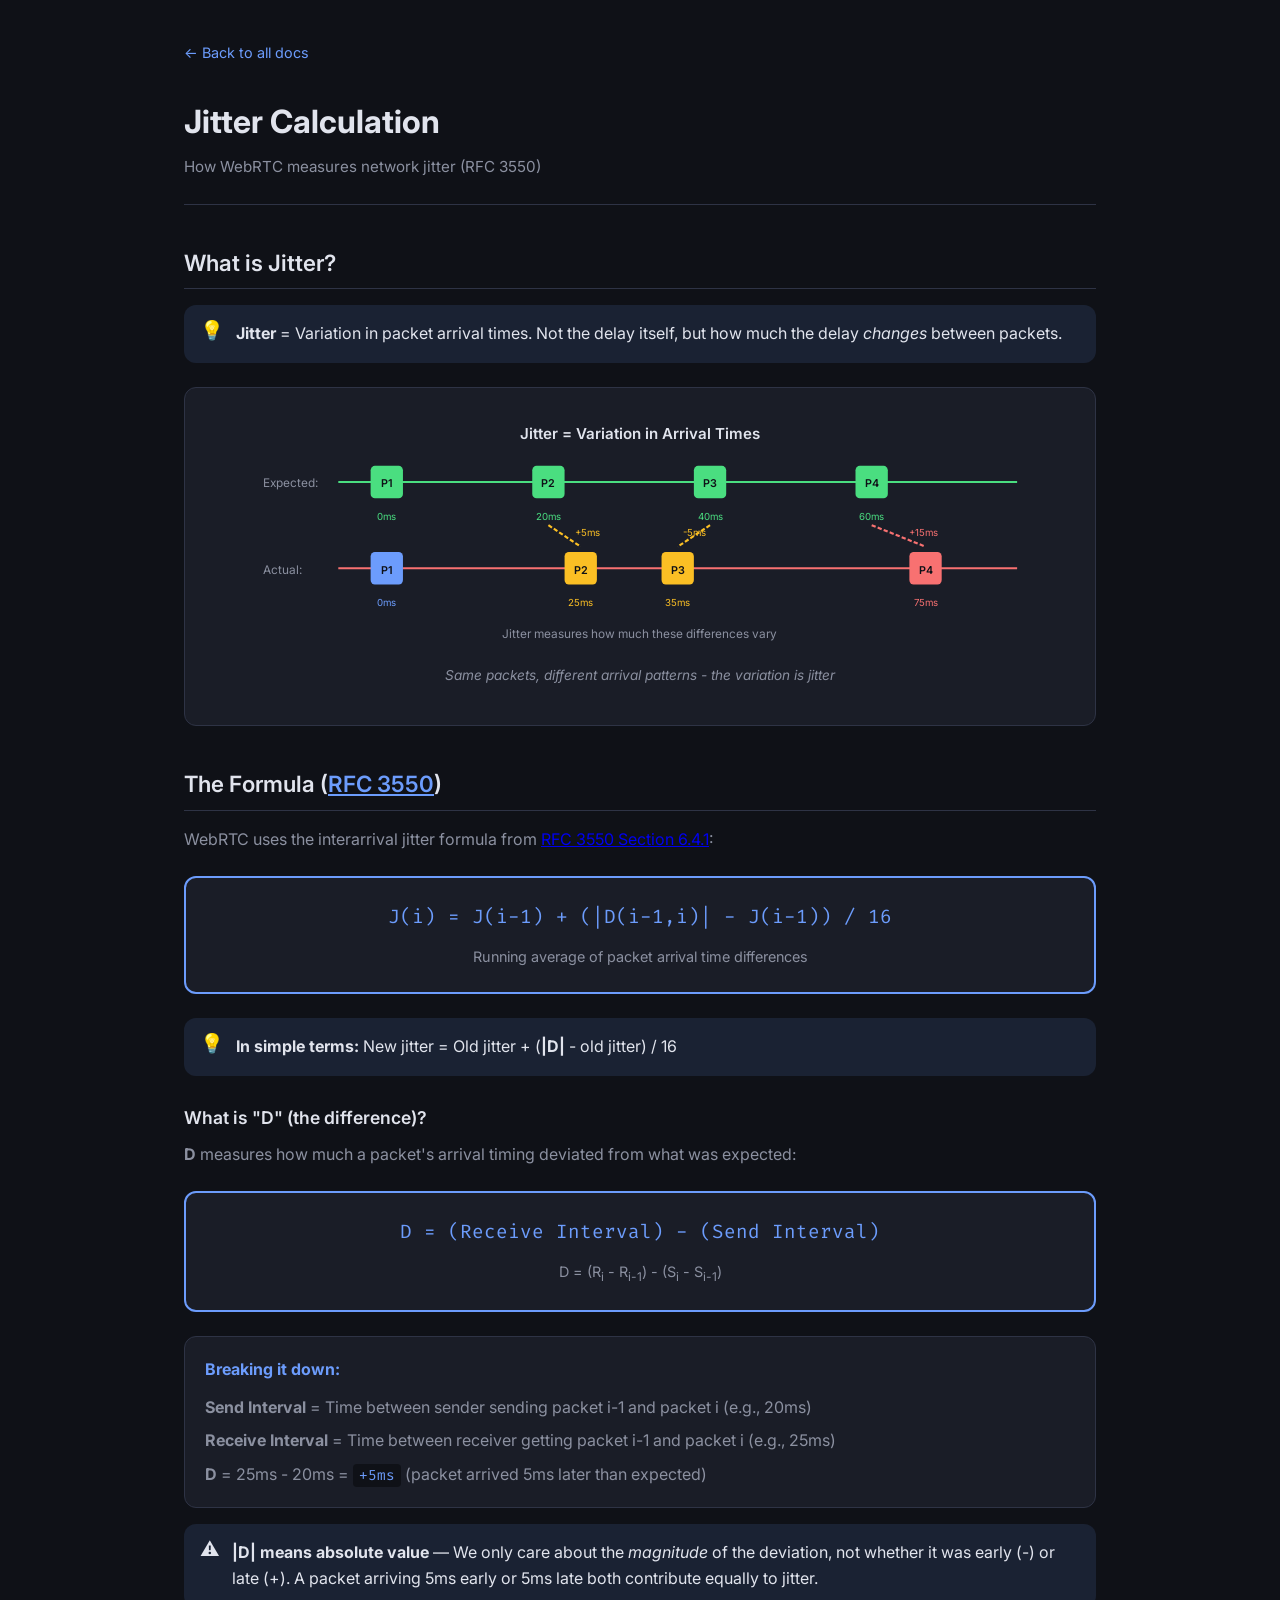
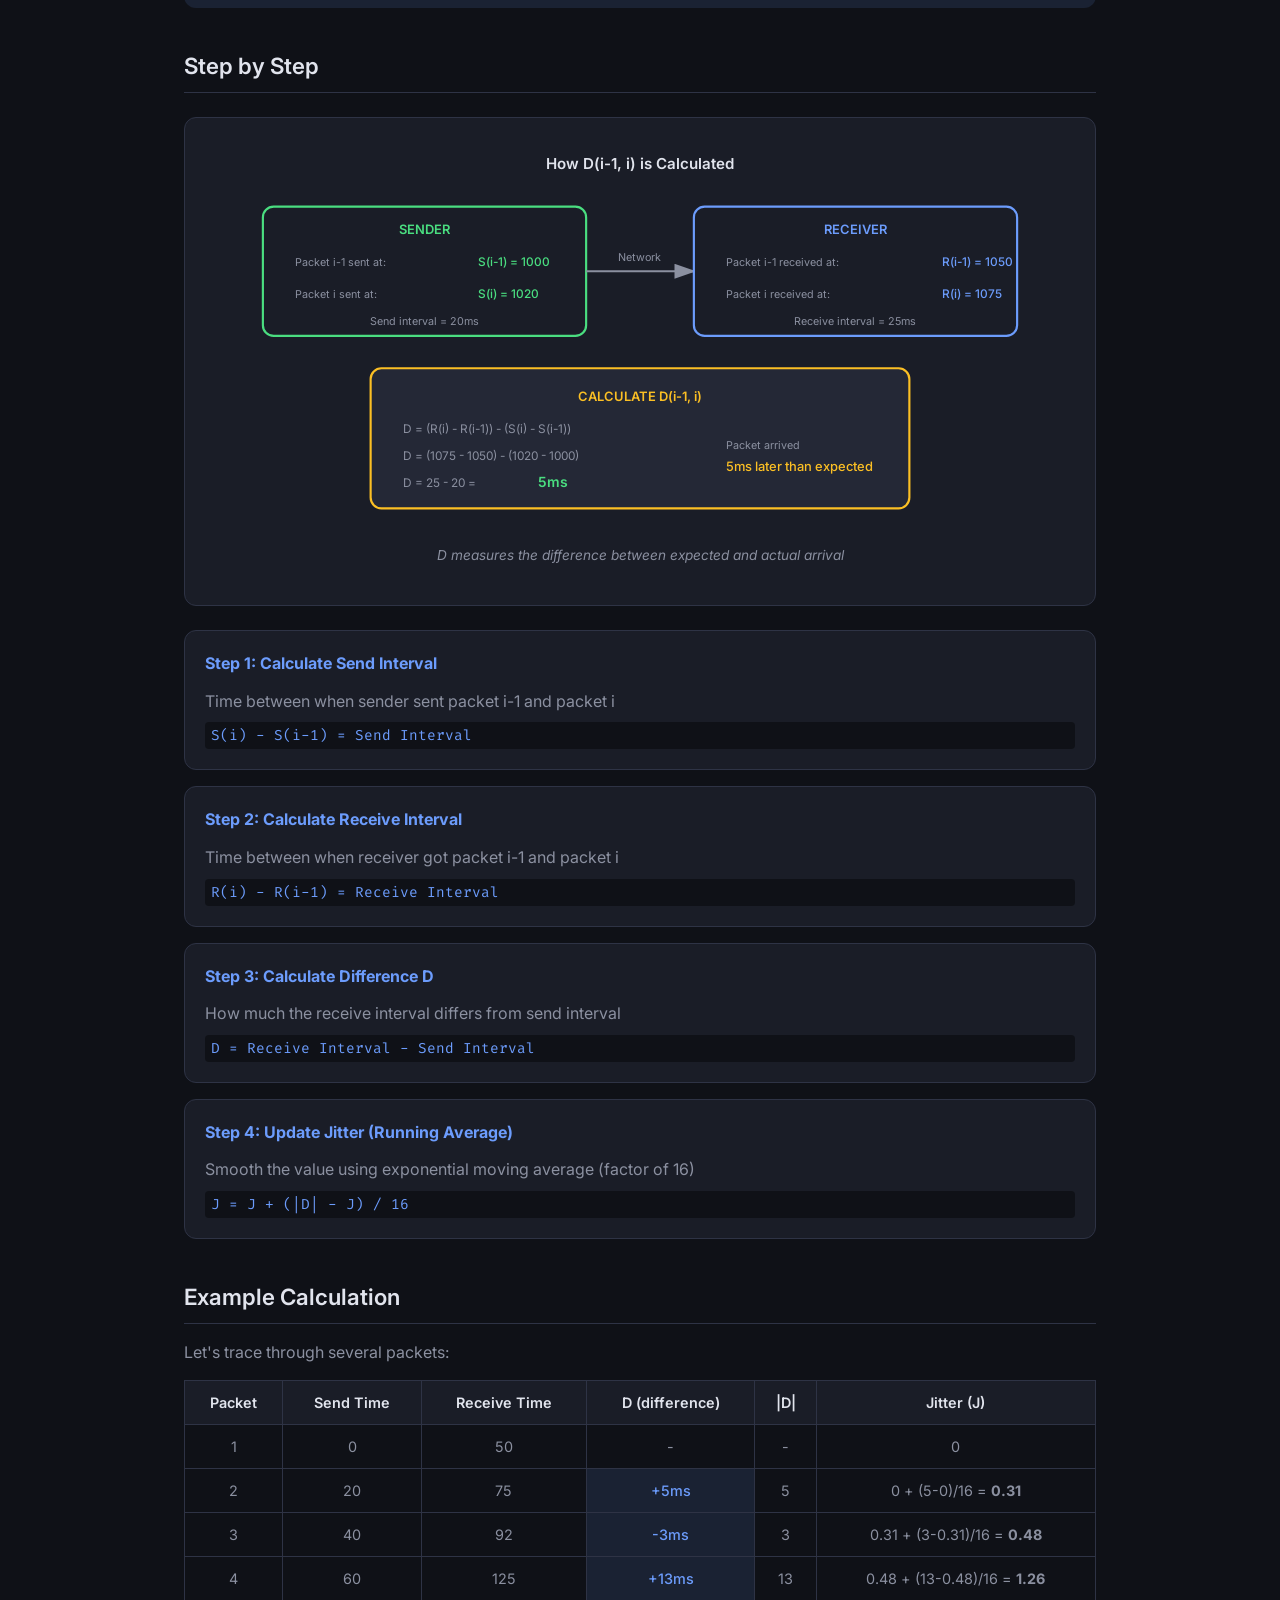
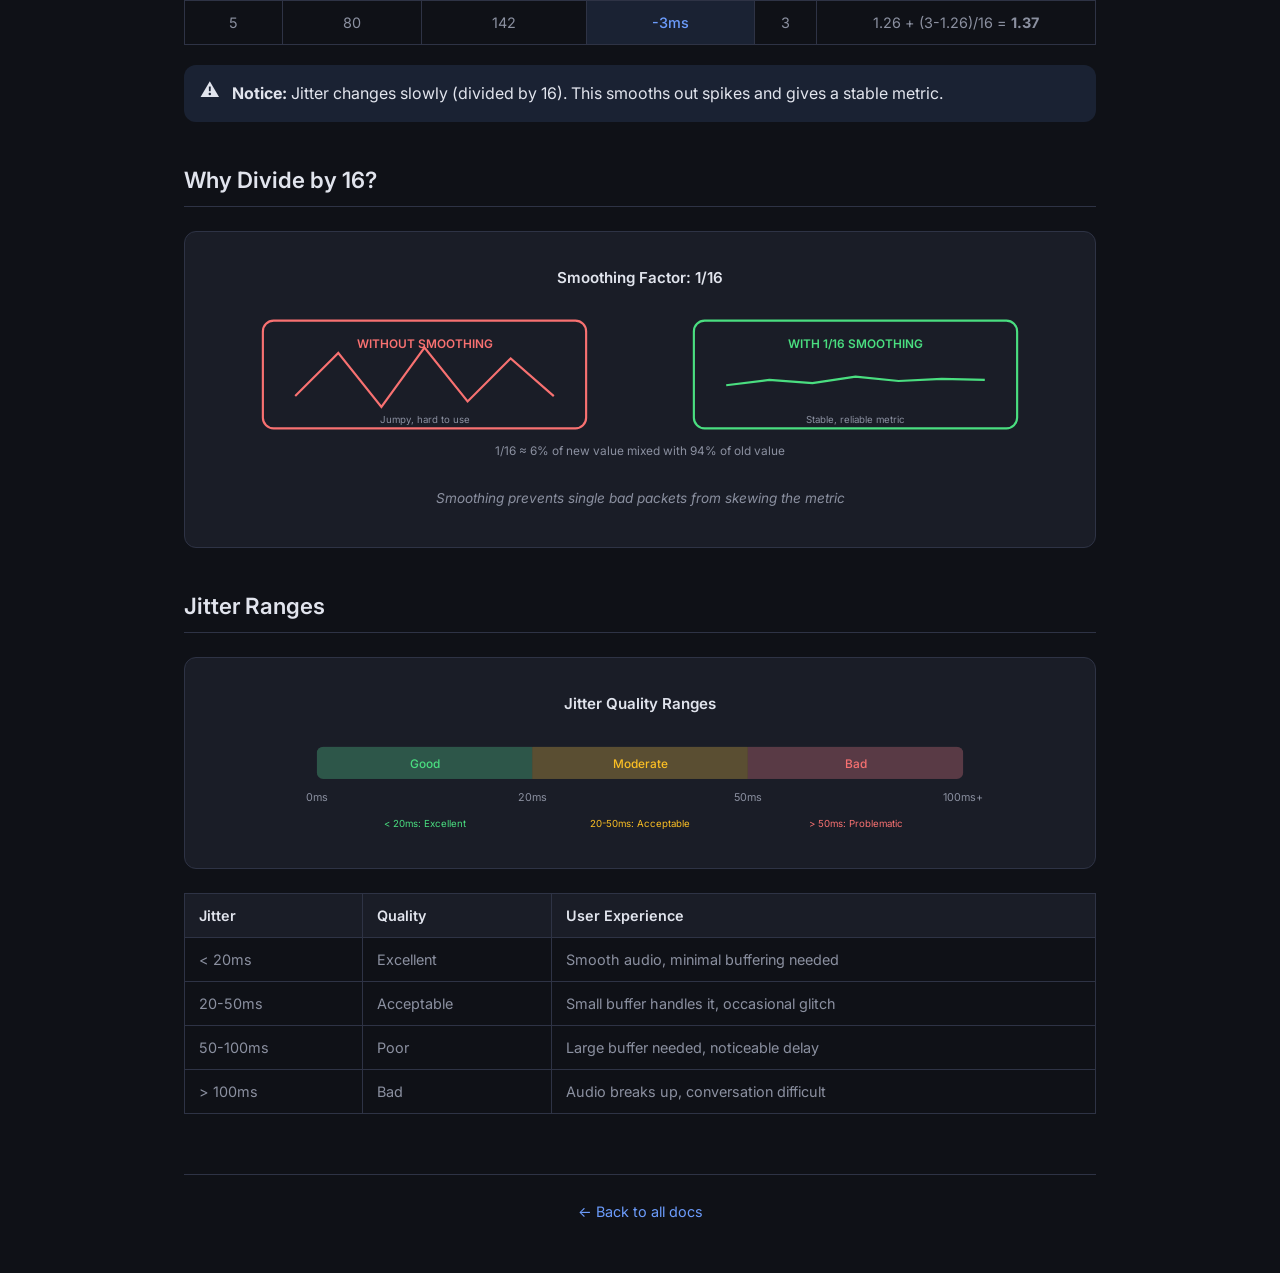
<file: docs/jitter-calculation.html>
<!DOCTYPE html>
<html lang="en">
<head>
  <meta charset="UTF-8">
  <meta name="viewport" content="width=device-width, initial-scale=1.0">
  <title>Jitter Calculation &mdash; WebRTC Docs</title>
  <link rel="preconnect" href="https://fonts.googleapis.com">
  <link href="https://fonts.googleapis.com/css2?family=Inter:wght@400;600;700&family=Fira+Code:wght@400;500&display=swap" rel="stylesheet">
  <link rel="stylesheet" href="../css/style.css">
  <style>
    .diagram {
      background: var(--surface);
      border: 1px solid var(--border);
      border-radius: var(--radius);
      padding: 24px;
      margin: 24px 0;
      overflow-x: auto;
    }
    .diagram svg {
      display: block;
      margin: 0 auto;
      max-width: 100%;
      height: auto;
    }
    .diagram-caption {
      text-align: center;
      font-size: 0.85rem;
      color: var(--text-muted);
      margin-top: 16px;
      font-style: italic;
    }
    .key-point {
      display: flex;
      align-items: flex-start;
      gap: 12px;
      padding: 16px;
      background: var(--accent-dim);
      border-radius: var(--radius);
      margin: 16px 0;
    }
    .key-point-icon {
      font-size: 1.2rem;
      line-height: 1;
    }
    .key-point p {
      margin: 0;
      color: var(--text);
    }
    .formula-box {
      background: var(--surface);
      border: 2px solid var(--accent);
      border-radius: var(--radius);
      padding: 24px;
      margin: 24px 0;
      text-align: center;
    }
    .formula-box .formula {
      font-family: var(--font-mono);
      font-size: 1.2rem;
      color: var(--accent);
      margin-bottom: 12px;
    }
    .formula-box .description {
      color: var(--text-muted);
      font-size: 0.9rem;
    }
    .step-card {
      background: var(--surface);
      border: 1px solid var(--border);
      border-radius: var(--radius);
      padding: 20px;
      margin: 16px 0;
    }
    .step-card h4 {
      color: var(--accent);
      font-size: 1rem;
      margin-bottom: 12px;
    }
    .step-card p {
      margin: 0;
      color: var(--text-muted);
    }
    .step-card .mono {
      font-family: var(--font-mono);
      color: var(--accent);
      background: var(--bg);
      padding: 2px 6px;
      border-radius: 4px;
      font-size: 0.9rem;
    }
    .example-table {
      width: 100%;
      border-collapse: collapse;
      margin: 16px 0;
      font-size: 0.9rem;
    }
    .example-table th, .example-table td {
      padding: 10px 12px;
      border: 1px solid var(--border);
      text-align: center;
    }
    .example-table th {
      background: var(--surface);
      color: var(--text);
      font-weight: 600;
    }
    .example-table td {
      color: var(--text-muted);
    }
    .example-table .highlight {
      background: var(--accent-dim);
      color: var(--accent);
      font-weight: 500;
    }
  </style>
</head>
<body>

  <div class="container">
    <header class="doc-header">
      <a href="../index.html">&larr; Back to all docs</a>
      <h1>Jitter Calculation</h1>
      <p class="subtitle">How WebRTC measures network jitter (RFC 3550)</p>
    </header>

    <article class="doc-content">

      <!-- ============================================ -->
      <!-- SECTION: What is Jitter -->
      <!-- ============================================ -->
      <h2>What is Jitter?</h2>

      <div class="key-point">
        <span class="key-point-icon">&#128161;</span>
        <p><strong>Jitter</strong> = Variation in packet arrival times. Not the delay itself, but how much the delay <em>changes</em> between packets.</p>
      </div>

      <div class="diagram">
        <svg viewBox="0 0 800 220" xmlns="http://www.w3.org/2000/svg">
          <text x="400" y="25" text-anchor="middle" fill="#e1e4ed" font-size="14" font-weight="600">Jitter = Variation in Arrival Times</text>
          
          <!-- Expected timeline -->
          <text x="50" y="70" fill="#8b90a0" font-size="11">Expected:</text>
          <line x1="120" y1="65" x2="750" y2="65" stroke="#4ade80" stroke-width="2"/>
          
          <!-- Expected packets (evenly spaced) -->
          <rect x="150" y="50" width="30" height="30" rx="4" fill="#4ade80"/>
          <text x="165" y="70" text-anchor="middle" fill="#0f1117" font-size="10" font-weight="600">P1</text>
          
          <rect x="300" y="50" width="30" height="30" rx="4" fill="#4ade80"/>
          <text x="315" y="70" text-anchor="middle" fill="#0f1117" font-size="10" font-weight="600">P2</text>
          
          <rect x="450" y="50" width="30" height="30" rx="4" fill="#4ade80"/>
          <text x="465" y="70" text-anchor="middle" fill="#0f1117" font-size="10" font-weight="600">P3</text>
          
          <rect x="600" y="50" width="30" height="30" rx="4" fill="#4ade80"/>
          <text x="615" y="70" text-anchor="middle" fill="#0f1117" font-size="10" font-weight="600">P4</text>
          
          <text x="165" y="100" text-anchor="middle" fill="#4ade80" font-size="9">0ms</text>
          <text x="315" y="100" text-anchor="middle" fill="#4ade80" font-size="9">20ms</text>
          <text x="465" y="100" text-anchor="middle" fill="#4ade80" font-size="9">40ms</text>
          <text x="615" y="100" text-anchor="middle" fill="#4ade80" font-size="9">60ms</text>
          
          <!-- Actual timeline -->
          <text x="50" y="150" fill="#8b90a0" font-size="11">Actual:</text>
          <line x1="120" y1="145" x2="750" y2="145" stroke="#f87171" stroke-width="2"/>
          
          <!-- Actual packets (unevenly spaced) -->
          <rect x="150" y="130" width="30" height="30" rx="4" fill="#6c9cfc"/>
          <text x="165" y="150" text-anchor="middle" fill="#0f1117" font-size="10" font-weight="600">P1</text>
          
          <rect x="330" y="130" width="30" height="30" rx="4" fill="#fbbf24"/>
          <text x="345" y="150" text-anchor="middle" fill="#0f1117" font-size="10" font-weight="600">P2</text>
          
          <rect x="420" y="130" width="30" height="30" rx="4" fill="#fbbf24"/>
          <text x="435" y="150" text-anchor="middle" fill="#0f1117" font-size="10" font-weight="600">P3</text>
          
          <rect x="650" y="130" width="30" height="30" rx="4" fill="#f87171"/>
          <text x="665" y="150" text-anchor="middle" fill="#0f1117" font-size="10" font-weight="600">P4</text>
          
          <text x="165" y="180" text-anchor="middle" fill="#6c9cfc" font-size="9">0ms</text>
          <text x="345" y="180" text-anchor="middle" fill="#fbbf24" font-size="9">25ms</text>
          <text x="435" y="180" text-anchor="middle" fill="#fbbf24" font-size="9">35ms</text>
          <text x="665" y="180" text-anchor="middle" fill="#f87171" font-size="9">75ms</text>
          
          <!-- Jitter indicators -->
          <path d="M315 105 L345 125" stroke="#fbbf24" stroke-width="2" stroke-dasharray="4,2"/>
          <text x="340" y="115" fill="#fbbf24" font-size="9">+5ms</text>
          
          <path d="M465 105 L435 125" stroke="#fbbf24" stroke-width="2" stroke-dasharray="4,2"/>
          <text x="440" y="115" fill="#fbbf24" font-size="9">-5ms</text>
          
          <path d="M615 105 L665 125" stroke="#f87171" stroke-width="2" stroke-dasharray="4,2"/>
          <text x="650" y="115" fill="#f87171" font-size="9">+15ms</text>
          
          <!-- Legend -->
          <text x="400" y="210" text-anchor="middle" fill="#8b90a0" font-size="11">Jitter measures how much these differences vary</text>
        </svg>
        <p class="diagram-caption">Same packets, different arrival patterns - the variation is jitter</p>
      </div>

      <!-- ============================================ -->
      <!-- SECTION: The Formula -->
      <!-- ============================================ -->
      <h2>The Formula (<a href="https://www.rfc-editor.org/rfc/rfc3550#section-6.4.1" target="_blank" rel="noopener" style="color: var(--accent);">RFC 3550</a>)</h2>

      <p>WebRTC uses the interarrival jitter formula from <a href="https://www.rfc-editor.org/rfc/rfc3550#section-6.4.1" target="_blank" rel="noopener">RFC 3550 Section 6.4.1</a>:</p>

      <div class="formula-box">
        <div class="formula">J(i) = J(i-1) + (|D(i-1,i)| - J(i-1)) / 16</div>
        <div class="description">Running average of packet arrival time differences</div>
      </div>

      <div class="key-point">
        <span class="key-point-icon">&#128161;</span>
        <p><strong>In simple terms:</strong> New jitter = Old jitter + (<strong>|D|</strong> - old jitter) / 16</p>
      </div>

      <h3>What is "D" (the difference)?</h3>

      <p><strong>D</strong> measures how much a packet's arrival timing deviated from what was expected:</p>

      <div class="formula-box">
        <div class="formula">D = (Receive Interval) - (Send Interval)</div>
        <div class="description">D = (R<sub>i</sub> - R<sub>i-1</sub>) - (S<sub>i</sub> - S<sub>i-1</sub>)</div>
      </div>

      <div class="step-card">
        <h4>Breaking it down:</h4>
        <p><strong>Send Interval</strong> = Time between sender sending packet i-1 and packet i (e.g., 20ms)</p>
        <p style="margin-top: 8px;"><strong>Receive Interval</strong> = Time between receiver getting packet i-1 and packet i (e.g., 25ms)</p>
        <p style="margin-top: 8px;"><strong>D</strong> = 25ms - 20ms = <span class="mono">+5ms</span> (packet arrived 5ms later than expected)</p>
      </div>

      <div class="key-point">
        <span class="key-point-icon">&#9888;</span>
        <p><strong>|D| means absolute value</strong> &mdash; We only care about the <em>magnitude</em> of the deviation, not whether it was early (-) or late (+). A packet arriving 5ms early or 5ms late both contribute equally to jitter.</p>
      </div>

      <!-- ============================================ -->
      <!-- SECTION: Step by Step -->
      <!-- ============================================ -->
      <h2>Step by Step</h2>

      <div class="diagram">
        <svg viewBox="0 0 800 360" xmlns="http://www.w3.org/2000/svg">
          <text x="400" y="25" text-anchor="middle" fill="#e1e4ed" font-size="14" font-weight="600">How D(i-1, i) is Calculated</text>
          
          <!-- Sender side -->
          <rect x="50" y="60" width="300" height="120" rx="10" fill="#1a1d27" stroke="#4ade80" stroke-width="2"/>
          <text x="200" y="85" text-anchor="middle" fill="#4ade80" font-size="12" font-weight="600">SENDER</text>
          
          <text x="80" y="115" fill="#8b90a0" font-size="10">Packet i-1 sent at:</text>
          <text x="250" y="115" fill="#4ade80" font-size="11" font-weight="500">S(i-1) = 1000</text>
          
          <text x="80" y="145" fill="#8b90a0" font-size="10">Packet i sent at:</text>
          <text x="250" y="145" fill="#4ade80" font-size="11" font-weight="500">S(i) = 1020</text>
          
          <text x="200" y="170" text-anchor="middle" fill="#8b90a0" font-size="10">Send interval = 20ms</text>
          
          <!-- Arrow -->
          <path d="M350 120 L450 120" stroke="#8b90a0" stroke-width="2" marker-end="url(#arr1)"/>
          <text x="400" y="110" text-anchor="middle" fill="#8b90a0" font-size="10">Network</text>
          
          <!-- Receiver side -->
          <rect x="450" y="60" width="300" height="120" rx="10" fill="#1a1d27" stroke="#6c9cfc" stroke-width="2"/>
          <text x="600" y="85" text-anchor="middle" fill="#6c9cfc" font-size="12" font-weight="600">RECEIVER</text>
          
          <text x="480" y="115" fill="#8b90a0" font-size="10">Packet i-1 received at:</text>
          <text x="680" y="115" fill="#6c9cfc" font-size="11" font-weight="500">R(i-1) = 1050</text>
          
          <text x="480" y="145" fill="#8b90a0" font-size="10">Packet i received at:</text>
          <text x="680" y="145" fill="#6c9cfc" font-size="11" font-weight="500">R(i) = 1075</text>
          
          <text x="600" y="170" text-anchor="middle" fill="#8b90a0" font-size="10">Receive interval = 25ms</text>
          
          <!-- Calculation -->
          <rect x="150" y="210" width="500" height="130" rx="10" fill="#242836" stroke="#fbbf24" stroke-width="2"/>
          <text x="400" y="240" text-anchor="middle" fill="#fbbf24" font-size="12" font-weight="600">CALCULATE D(i-1, i)</text>
          
          <text x="180" y="270" fill="#8b90a0" font-size="11">D = (R(i) - R(i-1)) - (S(i) - S(i-1))</text>
          <text x="180" y="295" fill="#8b90a0" font-size="11">D = (1075 - 1050) - (1020 - 1000)</text>
          <text x="180" y="320" fill="#8b90a0" font-size="11">D = 25 - 20 =</text>
          <text x="305" y="320" fill="#4ade80" font-size="13" font-weight="600">5ms</text>
          
          <text x="480" y="285" fill="#8b90a0" font-size="10">Packet arrived</text>
          <text x="480" y="305" fill="#fbbf24" font-size="12" font-weight="500">5ms later than expected</text>
          
          <defs>
            <marker id="arr1" markerWidth="10" markerHeight="7" refX="9" refY="3.5" orient="auto">
              <polygon points="0 0, 10 3.5, 0 7" fill="#8b90a0"/>
            </marker>
          </defs>
        </svg>
        <p class="diagram-caption">D measures the difference between expected and actual arrival</p>
      </div>

      <div class="step-card">
        <h4>Step 1: Calculate Send Interval</h4>
        <p>Time between when sender sent packet i-1 and packet i</p>
        <p class="mono" style="margin-top: 8px;">S(i) - S(i-1) = Send Interval</p>
      </div>

      <div class="step-card">
        <h4>Step 2: Calculate Receive Interval</h4>
        <p>Time between when receiver got packet i-1 and packet i</p>
        <p class="mono" style="margin-top: 8px;">R(i) - R(i-1) = Receive Interval</p>
      </div>

      <div class="step-card">
        <h4>Step 3: Calculate Difference D</h4>
        <p>How much the receive interval differs from send interval</p>
        <p class="mono" style="margin-top: 8px;">D = Receive Interval - Send Interval</p>
      </div>

      <div class="step-card">
        <h4>Step 4: Update Jitter (Running Average)</h4>
        <p>Smooth the value using exponential moving average (factor of 16)</p>
        <p class="mono" style="margin-top: 8px;">J = J + (|D| - J) / 16</p>
      </div>

      <!-- ============================================ -->
      <!-- SECTION: Example Calculation -->
      <!-- ============================================ -->
      <h2>Example Calculation</h2>

      <p>Let's trace through several packets:</p>

      <table class="example-table">
        <thead>
          <tr>
            <th>Packet</th>
            <th>Send Time</th>
            <th>Receive Time</th>
            <th>D (difference)</th>
            <th>|D|</th>
            <th>Jitter (J)</th>
          </tr>
        </thead>
        <tbody>
          <tr>
            <td>1</td>
            <td>0</td>
            <td>50</td>
            <td>-</td>
            <td>-</td>
            <td>0</td>
          </tr>
          <tr>
            <td>2</td>
            <td>20</td>
            <td>75</td>
            <td class="highlight">+5ms</td>
            <td>5</td>
            <td>0 + (5-0)/16 = <strong>0.31</strong></td>
          </tr>
          <tr>
            <td>3</td>
            <td>40</td>
            <td>92</td>
            <td class="highlight">-3ms</td>
            <td>3</td>
            <td>0.31 + (3-0.31)/16 = <strong>0.48</strong></td>
          </tr>
          <tr>
            <td>4</td>
            <td>60</td>
            <td>125</td>
            <td class="highlight">+13ms</td>
            <td>13</td>
            <td>0.48 + (13-0.48)/16 = <strong>1.26</strong></td>
          </tr>
          <tr>
            <td>5</td>
            <td>80</td>
            <td>142</td>
            <td class="highlight">-3ms</td>
            <td>3</td>
            <td>1.26 + (3-1.26)/16 = <strong>1.37</strong></td>
          </tr>
        </tbody>
      </table>

      <div class="key-point">
        <span class="key-point-icon">&#9888;</span>
        <p><strong>Notice:</strong> Jitter changes slowly (divided by 16). This smooths out spikes and gives a stable metric.</p>
      </div>

      <!-- ============================================ -->
      <!-- SECTION: Why Divide by 16 -->
      <!-- ============================================ -->
      <h2>Why Divide by 16?</h2>

      <div class="diagram">
        <svg viewBox="0 0 800 200" xmlns="http://www.w3.org/2000/svg">
          <text x="400" y="25" text-anchor="middle" fill="#e1e4ed" font-size="14" font-weight="600">Smoothing Factor: 1/16</text>
          
          <!-- Without smoothing -->
          <rect x="50" y="60" width="300" height="100" rx="10" fill="#1a1d27" stroke="#f87171" stroke-width="2"/>
          <text x="200" y="85" text-anchor="middle" fill="#f87171" font-size="11" font-weight="600">WITHOUT SMOOTHING</text>
          
          <!-- Spiky line -->
          <path d="M80 130 L120 90 L160 140 L200 85 L240 135 L280 95 L320 130" fill="none" stroke="#f87171" stroke-width="2"/>
          <text x="200" y="155" text-anchor="middle" fill="#8b90a0" font-size="9">Jumpy, hard to use</text>
          
          <!-- With smoothing -->
          <rect x="450" y="60" width="300" height="100" rx="10" fill="#1a1d27" stroke="#4ade80" stroke-width="2"/>
          <text x="600" y="85" text-anchor="middle" fill="#4ade80" font-size="11" font-weight="600">WITH 1/16 SMOOTHING</text>
          
          <!-- Smooth line -->
          <path d="M480 120 L520 115 L560 118 L600 112 L640 116 L680 114 L720 115" fill="none" stroke="#4ade80" stroke-width="2"/>
          <text x="600" y="155" text-anchor="middle" fill="#8b90a0" font-size="9">Stable, reliable metric</text>
          
          <!-- Explanation -->
          <text x="400" y="185" text-anchor="middle" fill="#8b90a0" font-size="11">1/16 ≈ 6% of new value mixed with 94% of old value</text>
        </svg>
        <p class="diagram-caption">Smoothing prevents single bad packets from skewing the metric</p>
      </div>

      <!-- ============================================ -->
      <!-- SECTION: Jitter Ranges -->
      <!-- ============================================ -->
      <h2>Jitter Ranges</h2>

      <div class="diagram">
        <svg viewBox="0 0 800 150" xmlns="http://www.w3.org/2000/svg">
          <text x="400" y="25" text-anchor="middle" fill="#e1e4ed" font-size="14" font-weight="600">Jitter Quality Ranges</text>
          
          <!-- Scale bar background with rounded corners -->
          <rect x="100" y="60" width="600" height="30" rx="6" fill="#242836"/>
          
          <!-- Clip path for rounded corners on the entire bar -->
          <defs>
            <clipPath id="barClip">
              <rect x="100" y="60" width="600" height="30" rx="6"/>
            </clipPath>
          </defs>
          
          <!-- Zones clipped to the rounded bar shape -->
          <g clip-path="url(#barClip)">
            <!-- Good zone -->
            <rect x="100" y="60" width="200" height="30" fill="#4ade8040"/>
            
            <!-- Moderate zone -->
            <rect x="300" y="60" width="200" height="30" fill="#fbbf2440"/>
            
            <!-- Bad zone -->
            <rect x="500" y="60" width="200" height="30" fill="#f8717140"/>
          </g>
          
          <!-- Labels on top -->
          <text x="200" y="80" text-anchor="middle" fill="#4ade80" font-size="11" font-weight="500">Good</text>
          <text x="400" y="80" text-anchor="middle" fill="#fbbf24" font-size="11" font-weight="500">Moderate</text>
          <text x="600" y="80" text-anchor="middle" fill="#f87171" font-size="11" font-weight="500">Bad</text>
          
          <!-- Scale labels -->
          <text x="100" y="110" text-anchor="middle" fill="#8b90a0" font-size="10">0ms</text>
          <text x="300" y="110" text-anchor="middle" fill="#8b90a0" font-size="10">20ms</text>
          <text x="500" y="110" text-anchor="middle" fill="#8b90a0" font-size="10">50ms</text>
          <text x="700" y="110" text-anchor="middle" fill="#8b90a0" font-size="10">100ms+</text>
          
          <!-- Descriptions -->
          <text x="200" y="135" text-anchor="middle" fill="#4ade80" font-size="9">&lt; 20ms: Excellent</text>
          <text x="400" y="135" text-anchor="middle" fill="#fbbf24" font-size="9">20-50ms: Acceptable</text>
          <text x="600" y="135" text-anchor="middle" fill="#f87171" font-size="9">&gt; 50ms: Problematic</text>
        </svg>
      </div>

      <table>
        <thead>
          <tr>
            <th>Jitter</th>
            <th>Quality</th>
            <th>User Experience</th>
          </tr>
        </thead>
        <tbody>
          <tr>
            <td>&lt; 20ms</td>
            <td>Excellent</td>
            <td>Smooth audio, minimal buffering needed</td>
          </tr>
          <tr>
            <td>20-50ms</td>
            <td>Acceptable</td>
            <td>Small buffer handles it, occasional glitch</td>
          </tr>
          <tr>
            <td>50-100ms</td>
            <td>Poor</td>
            <td>Large buffer needed, noticeable delay</td>
          </tr>
          <tr>
            <td>&gt; 100ms</td>
            <td>Bad</td>
            <td>Audio breaks up, conversation difficult</td>
          </tr>
        </tbody>
      </table>

    </article>

    <footer class="doc-footer">
      <a href="../index.html">&larr; Back to all docs</a>
    </footer>
  </div>

</body>
</html>
</file>
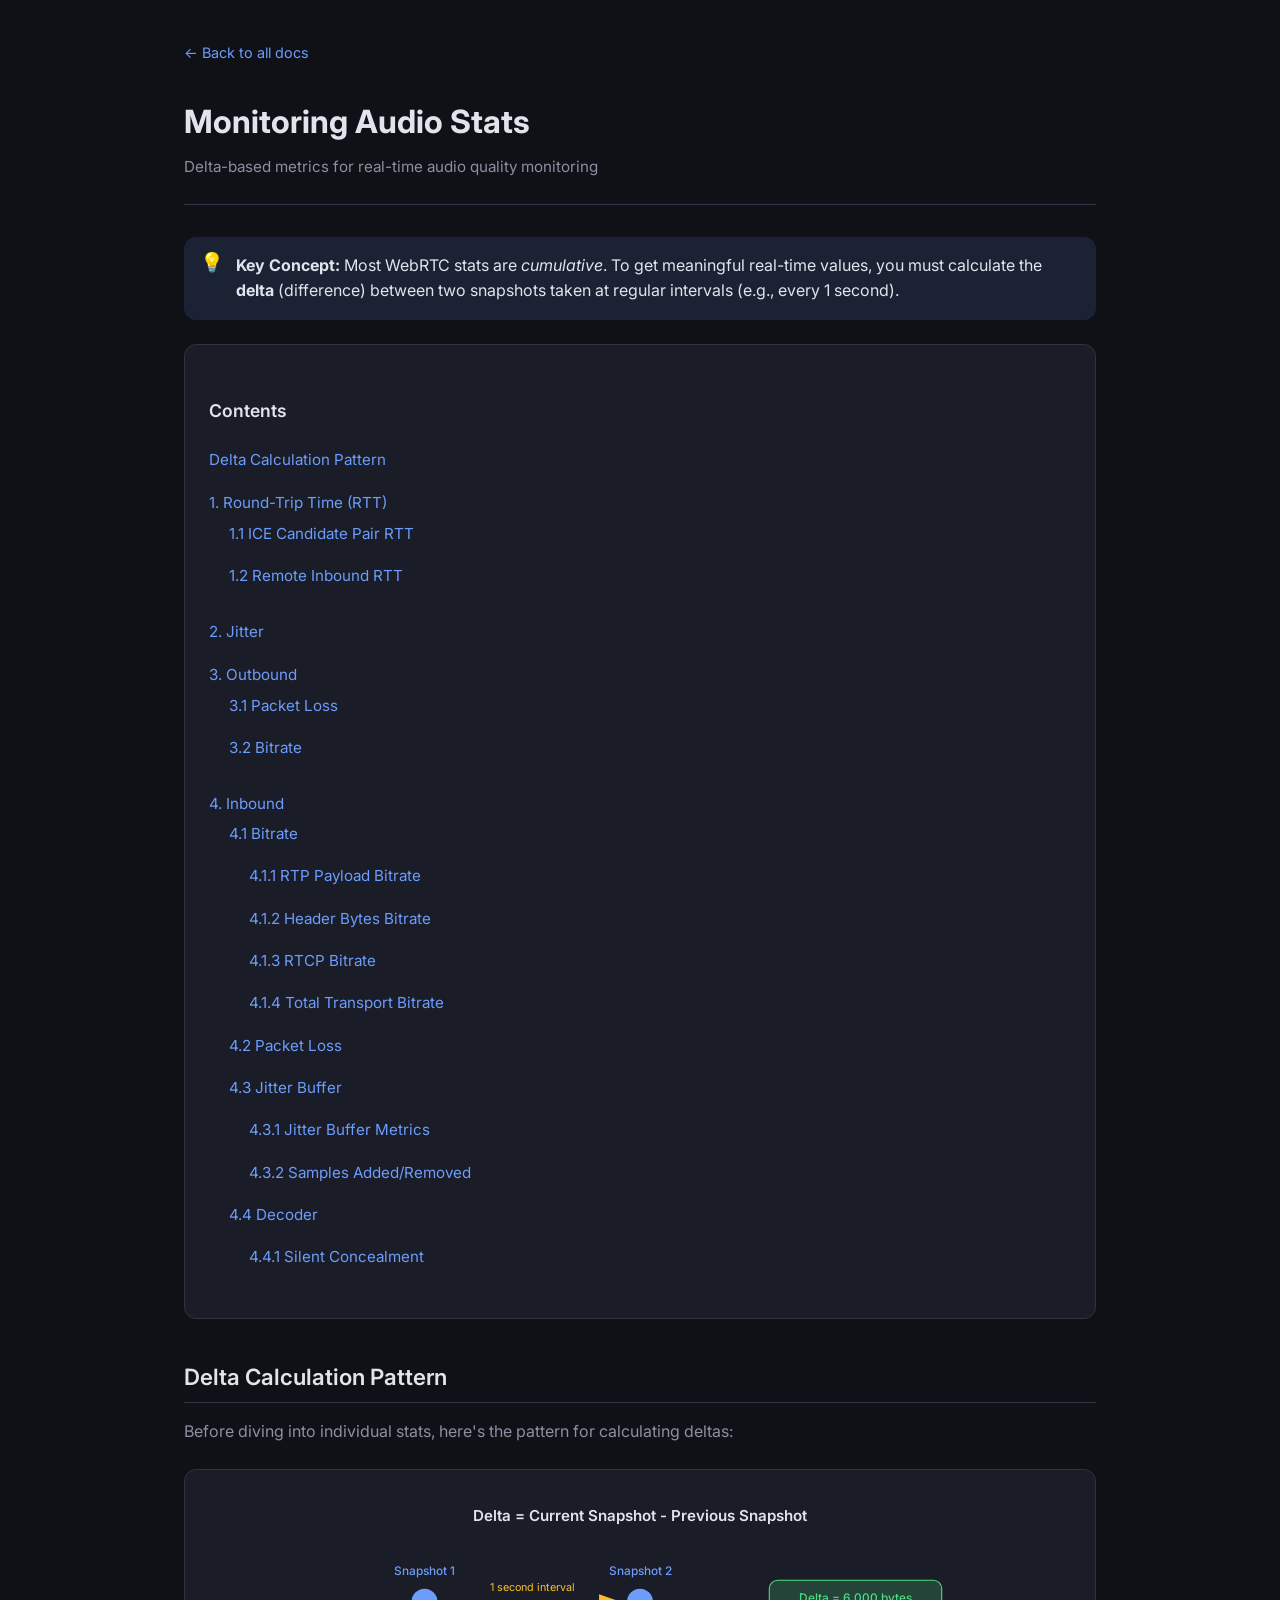
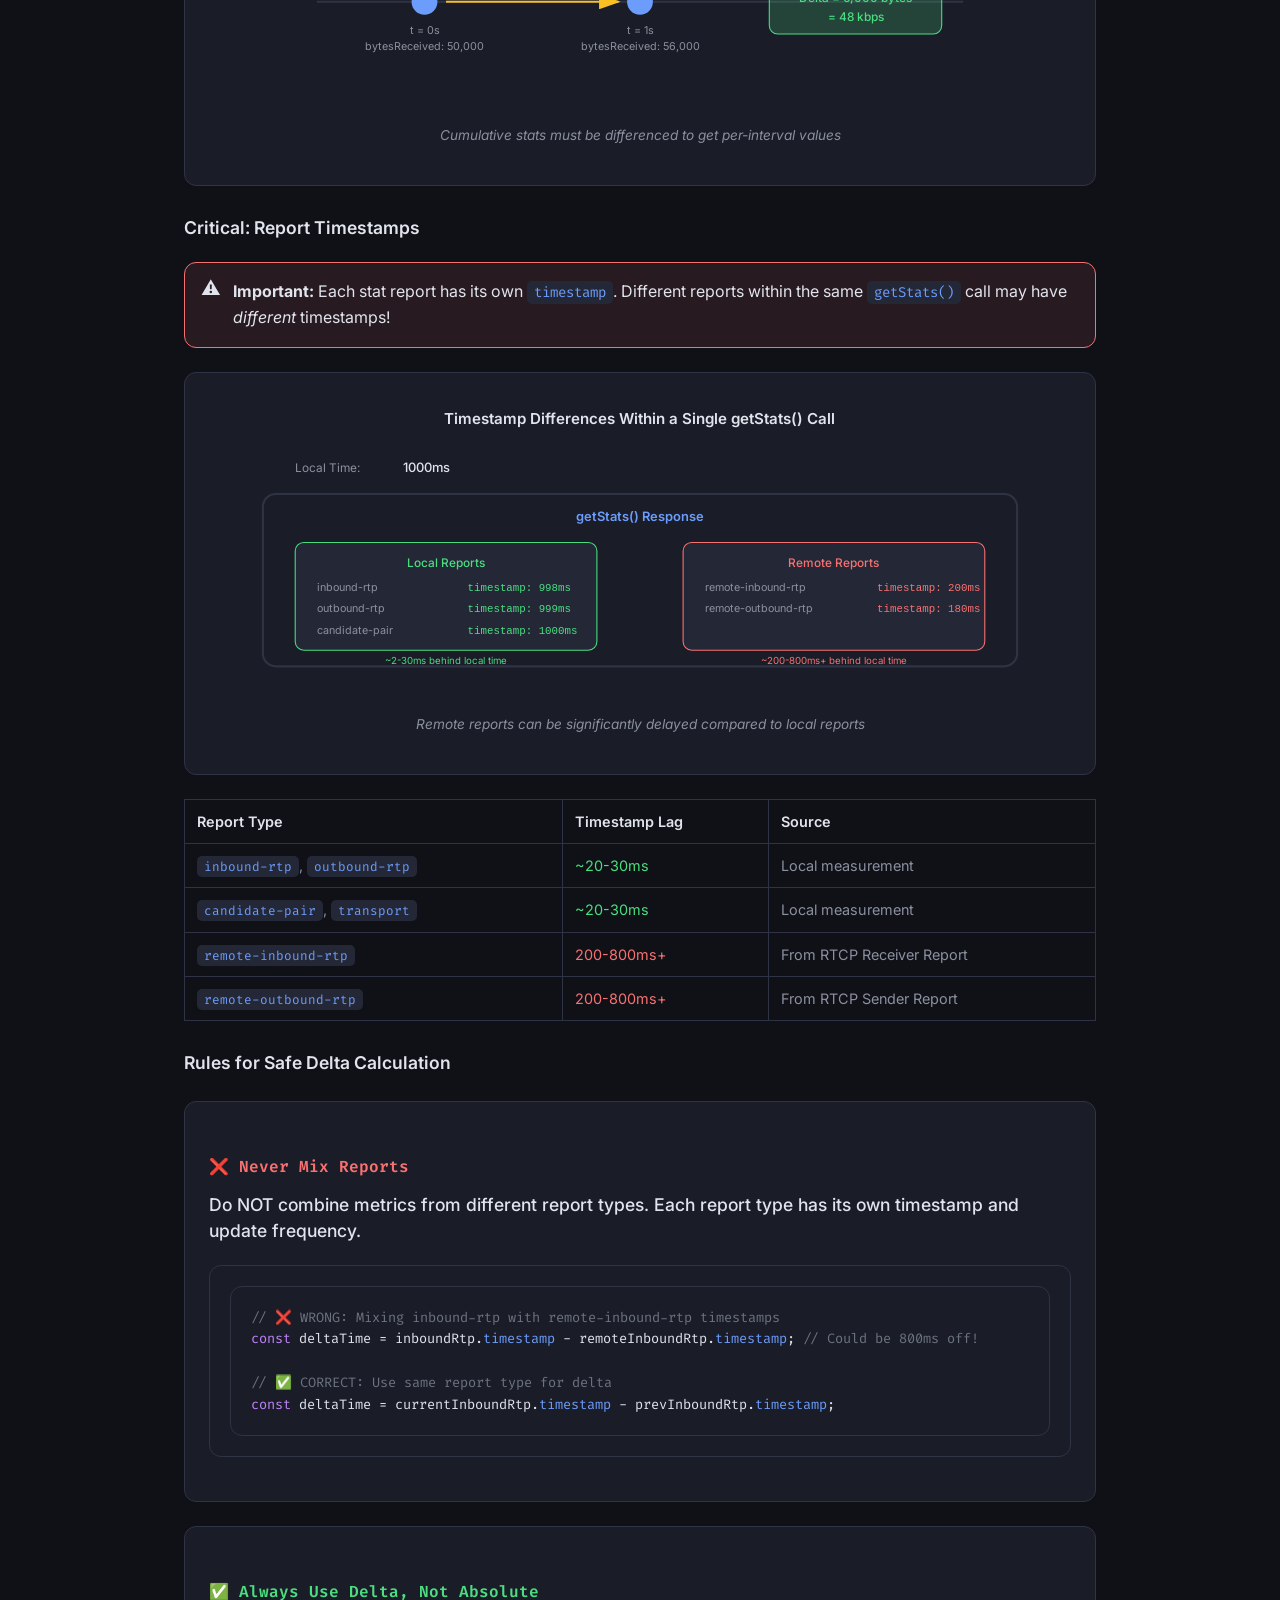
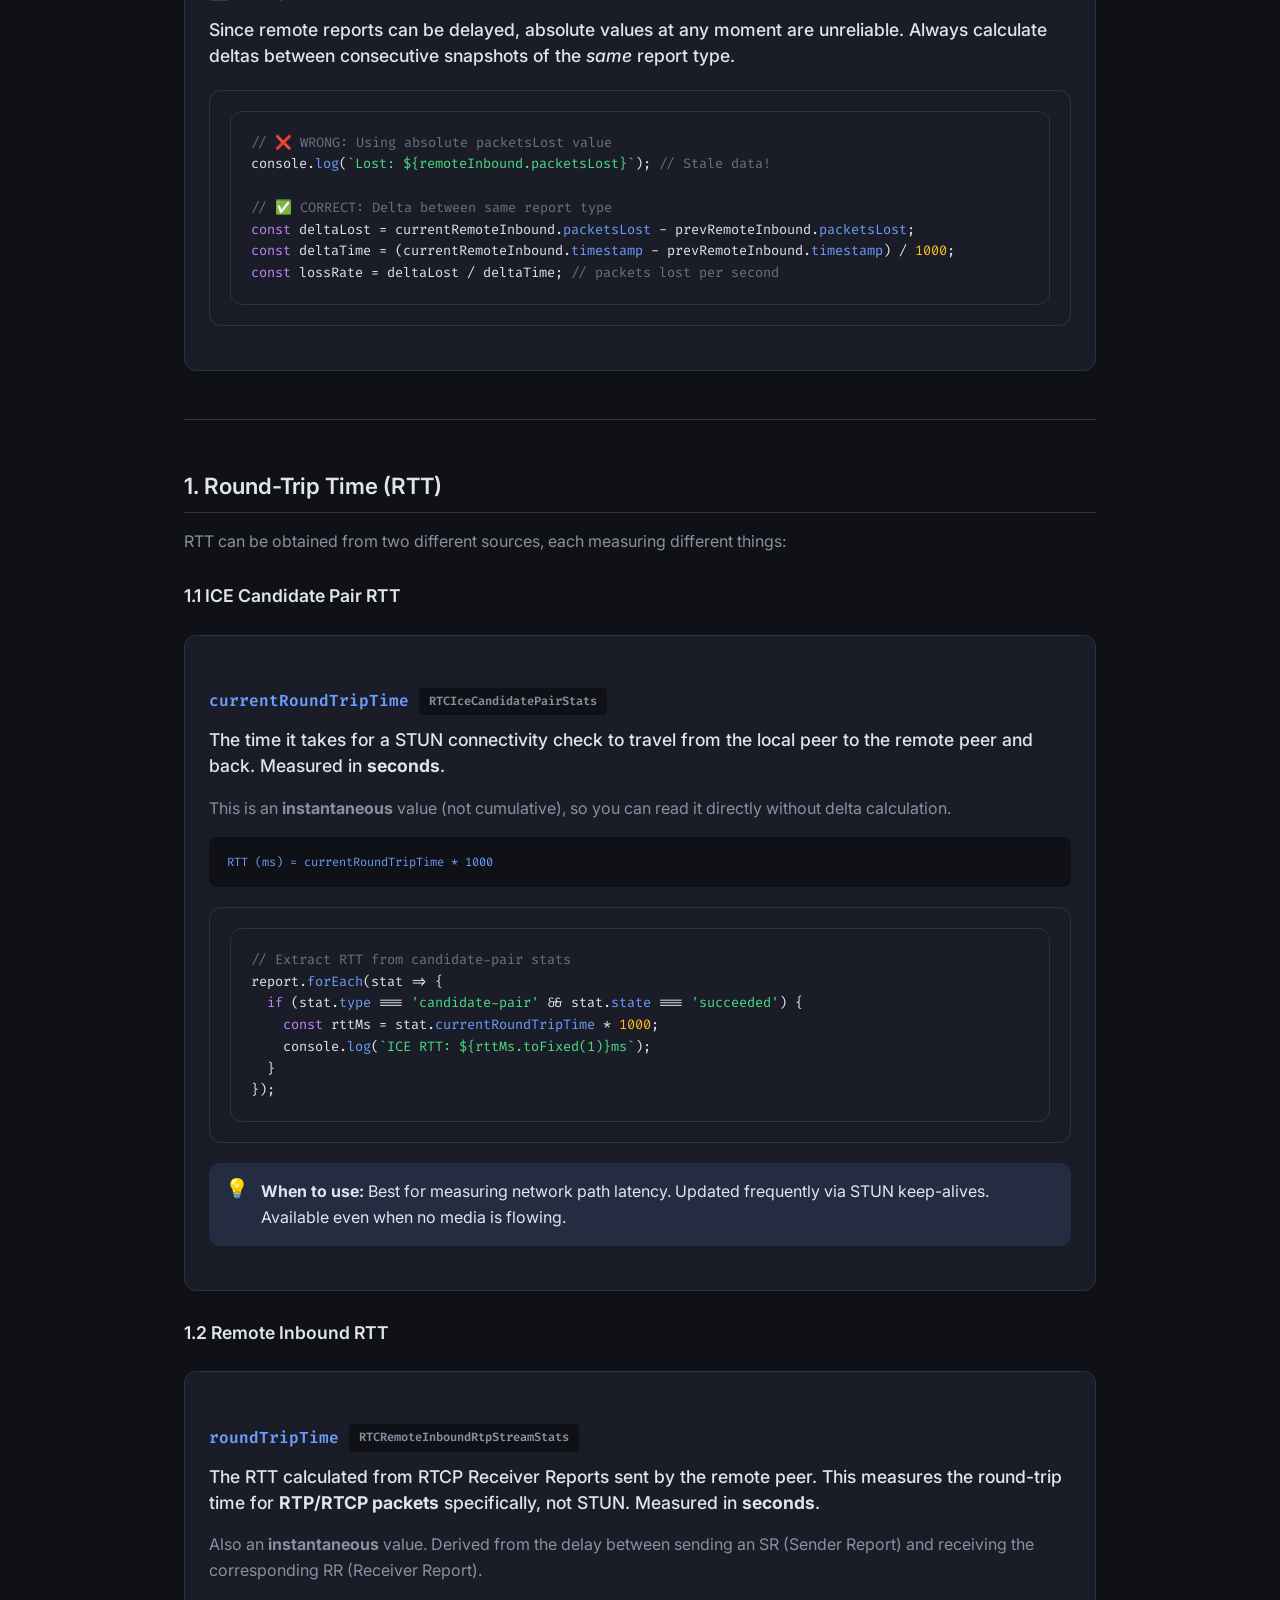
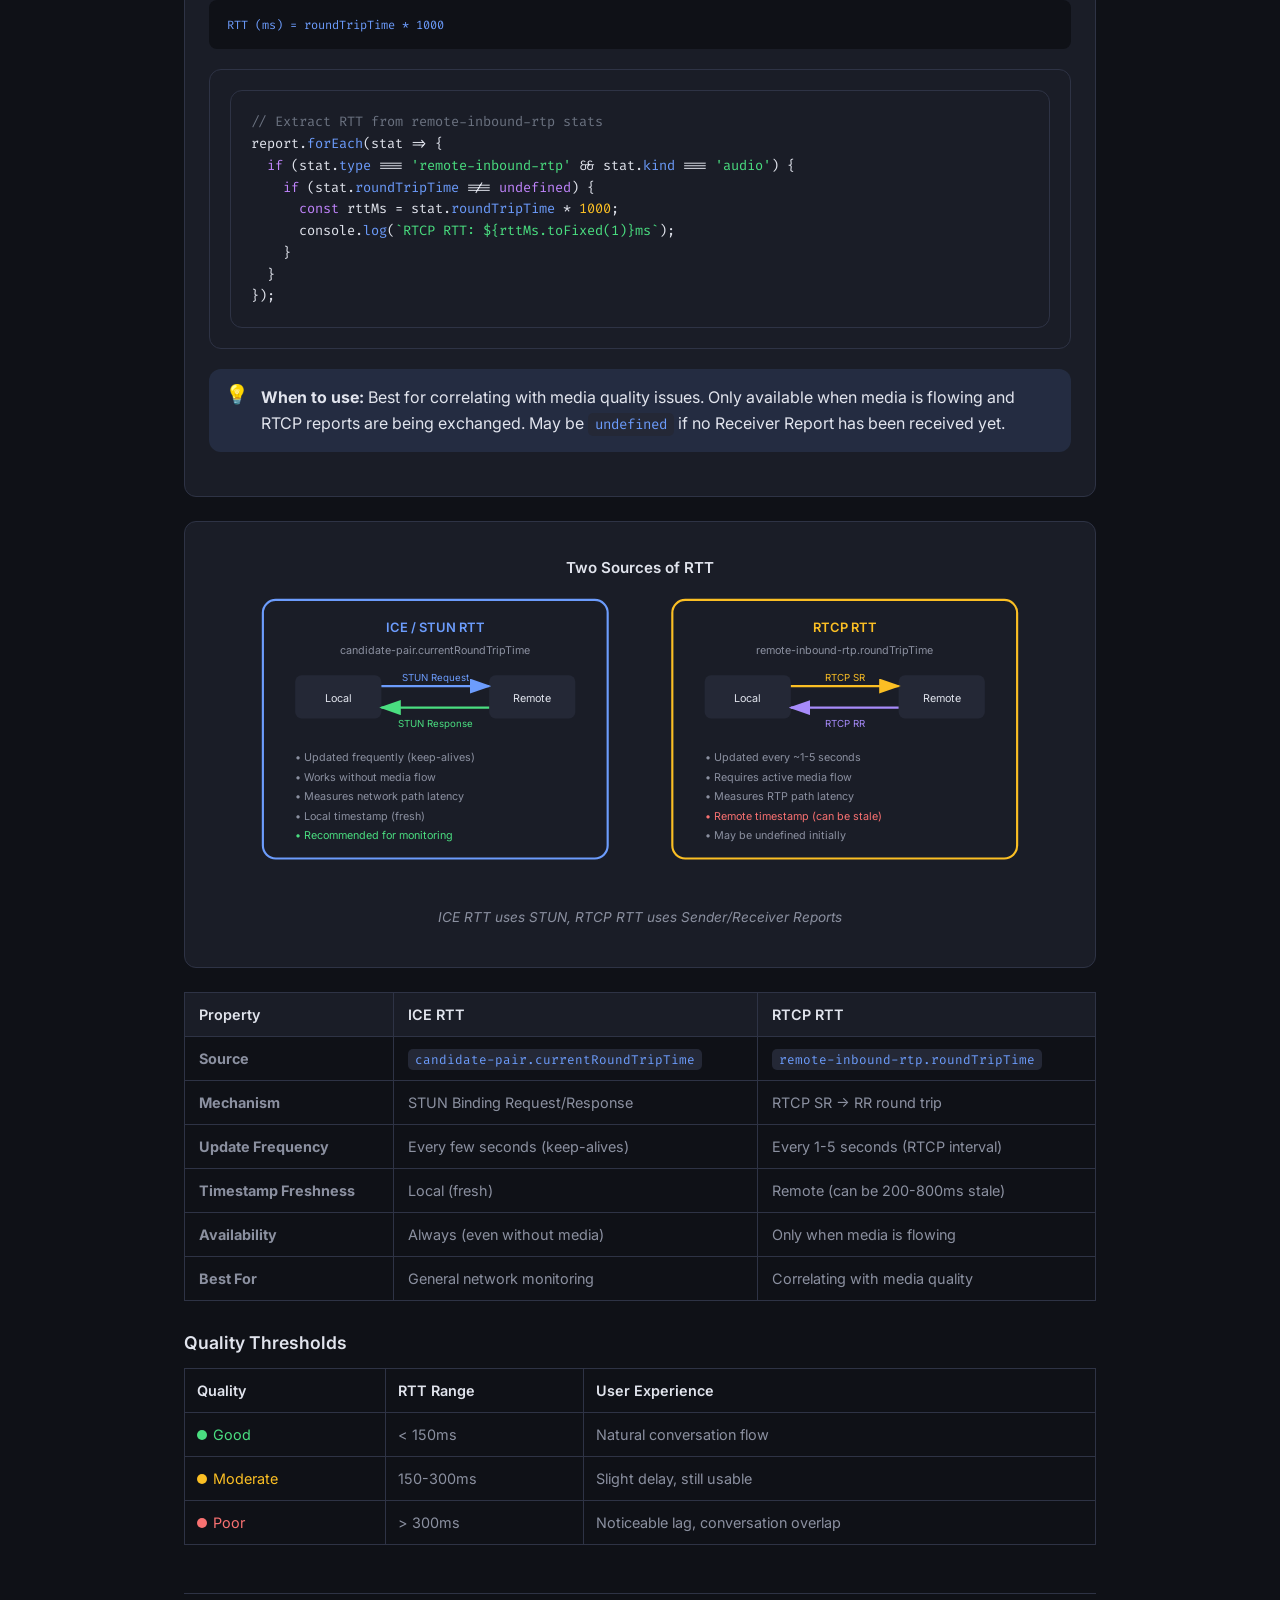
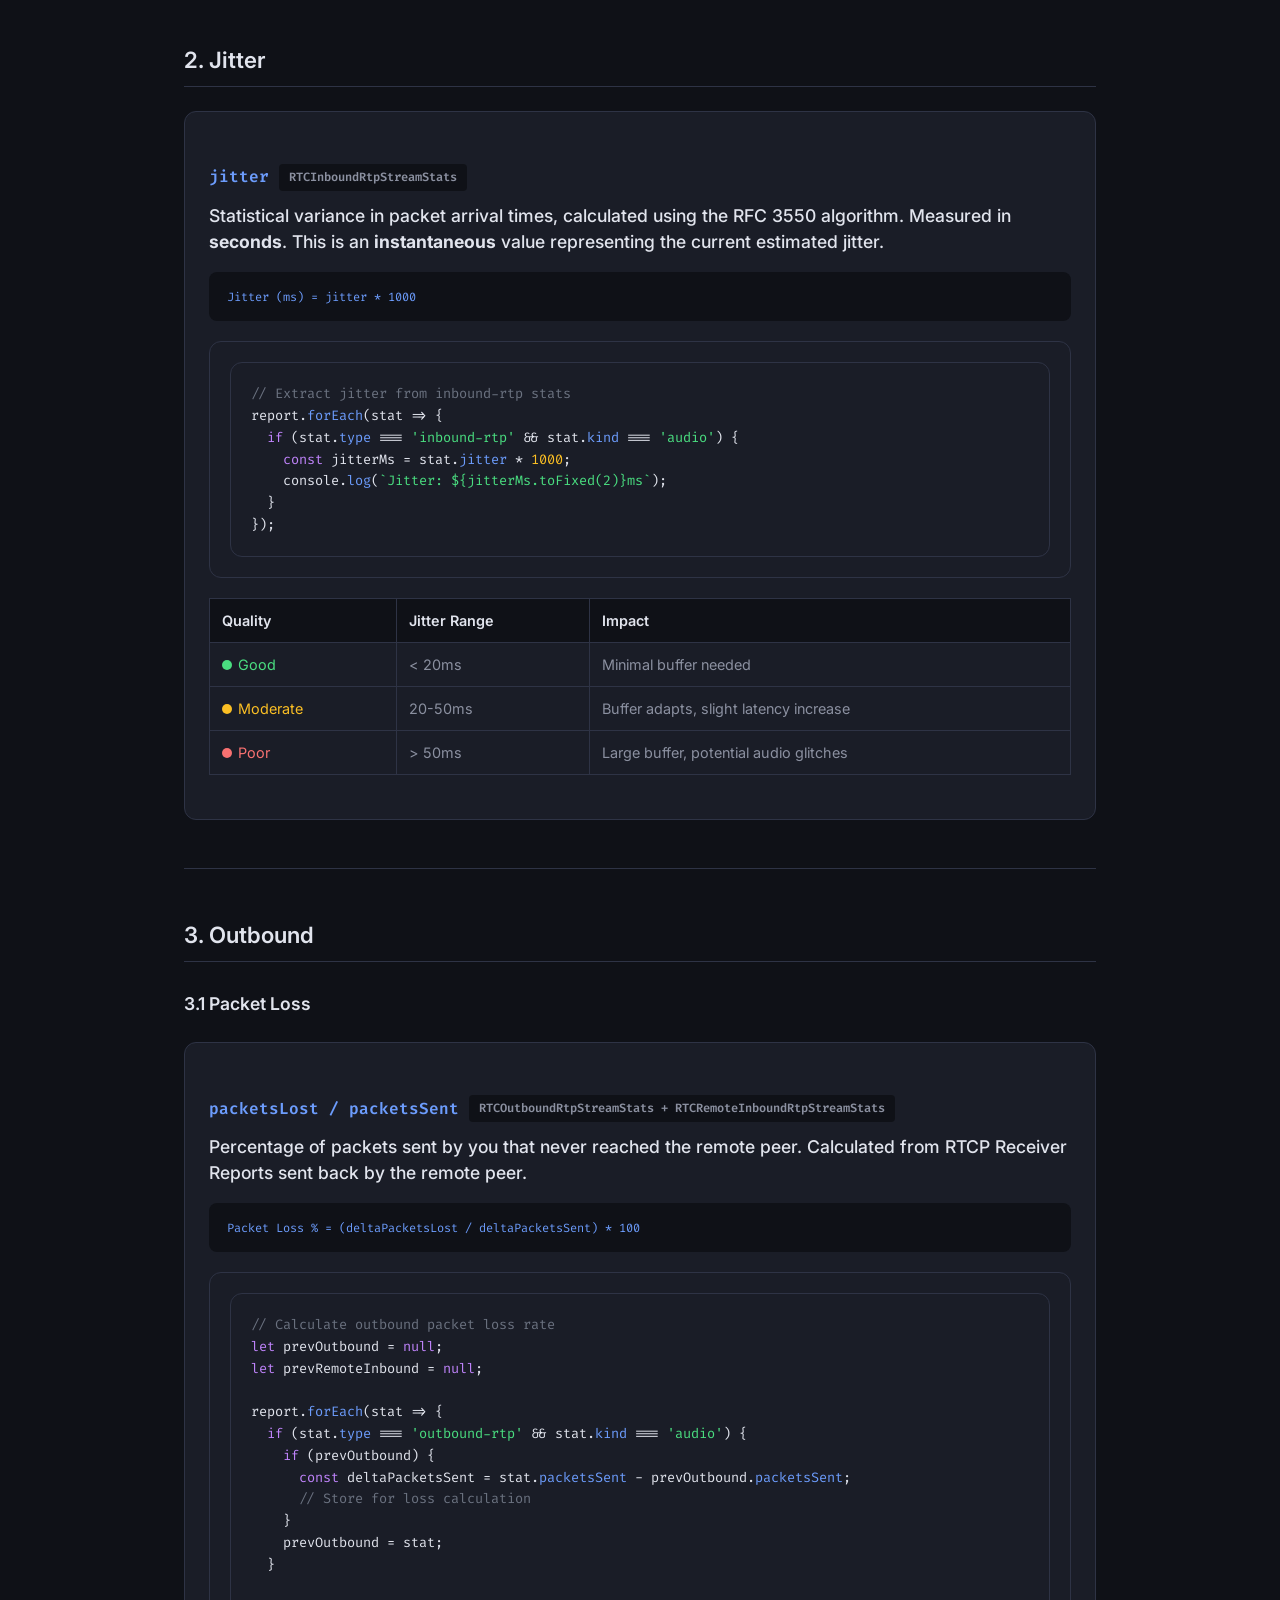
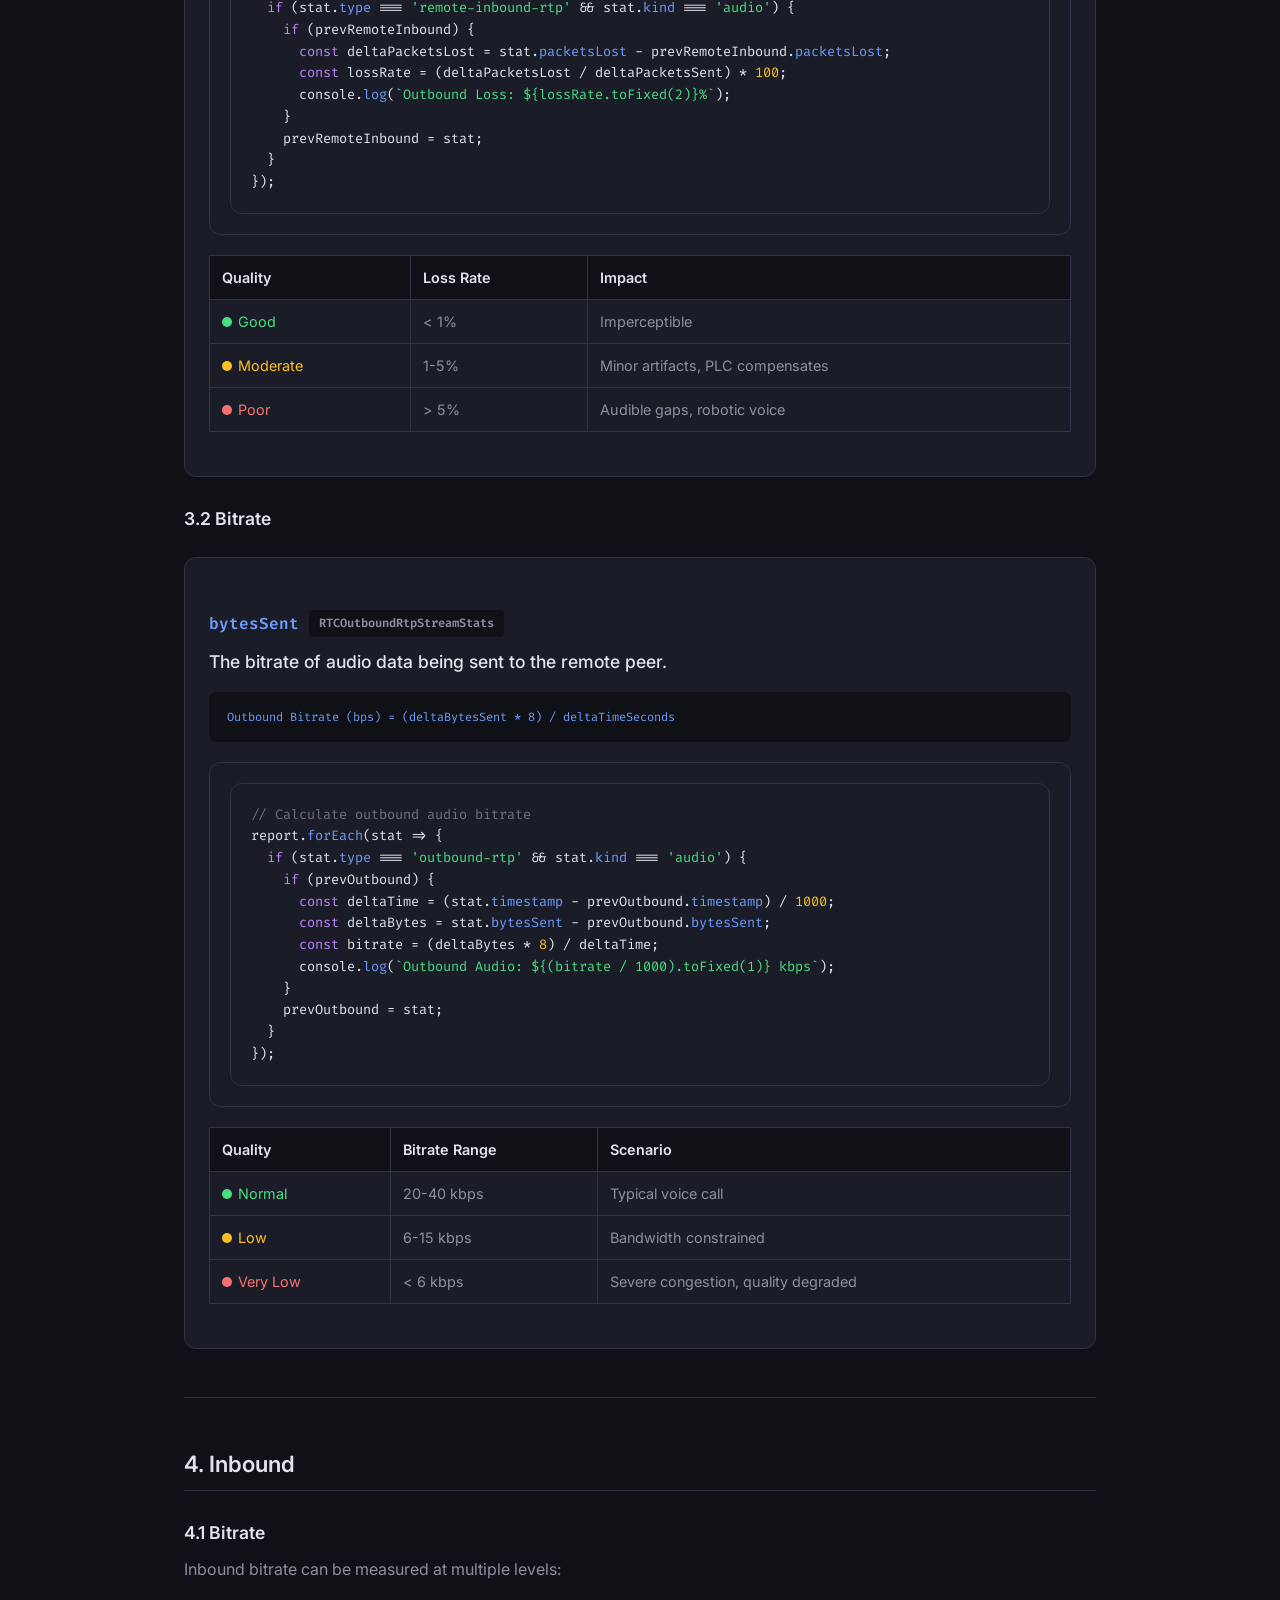
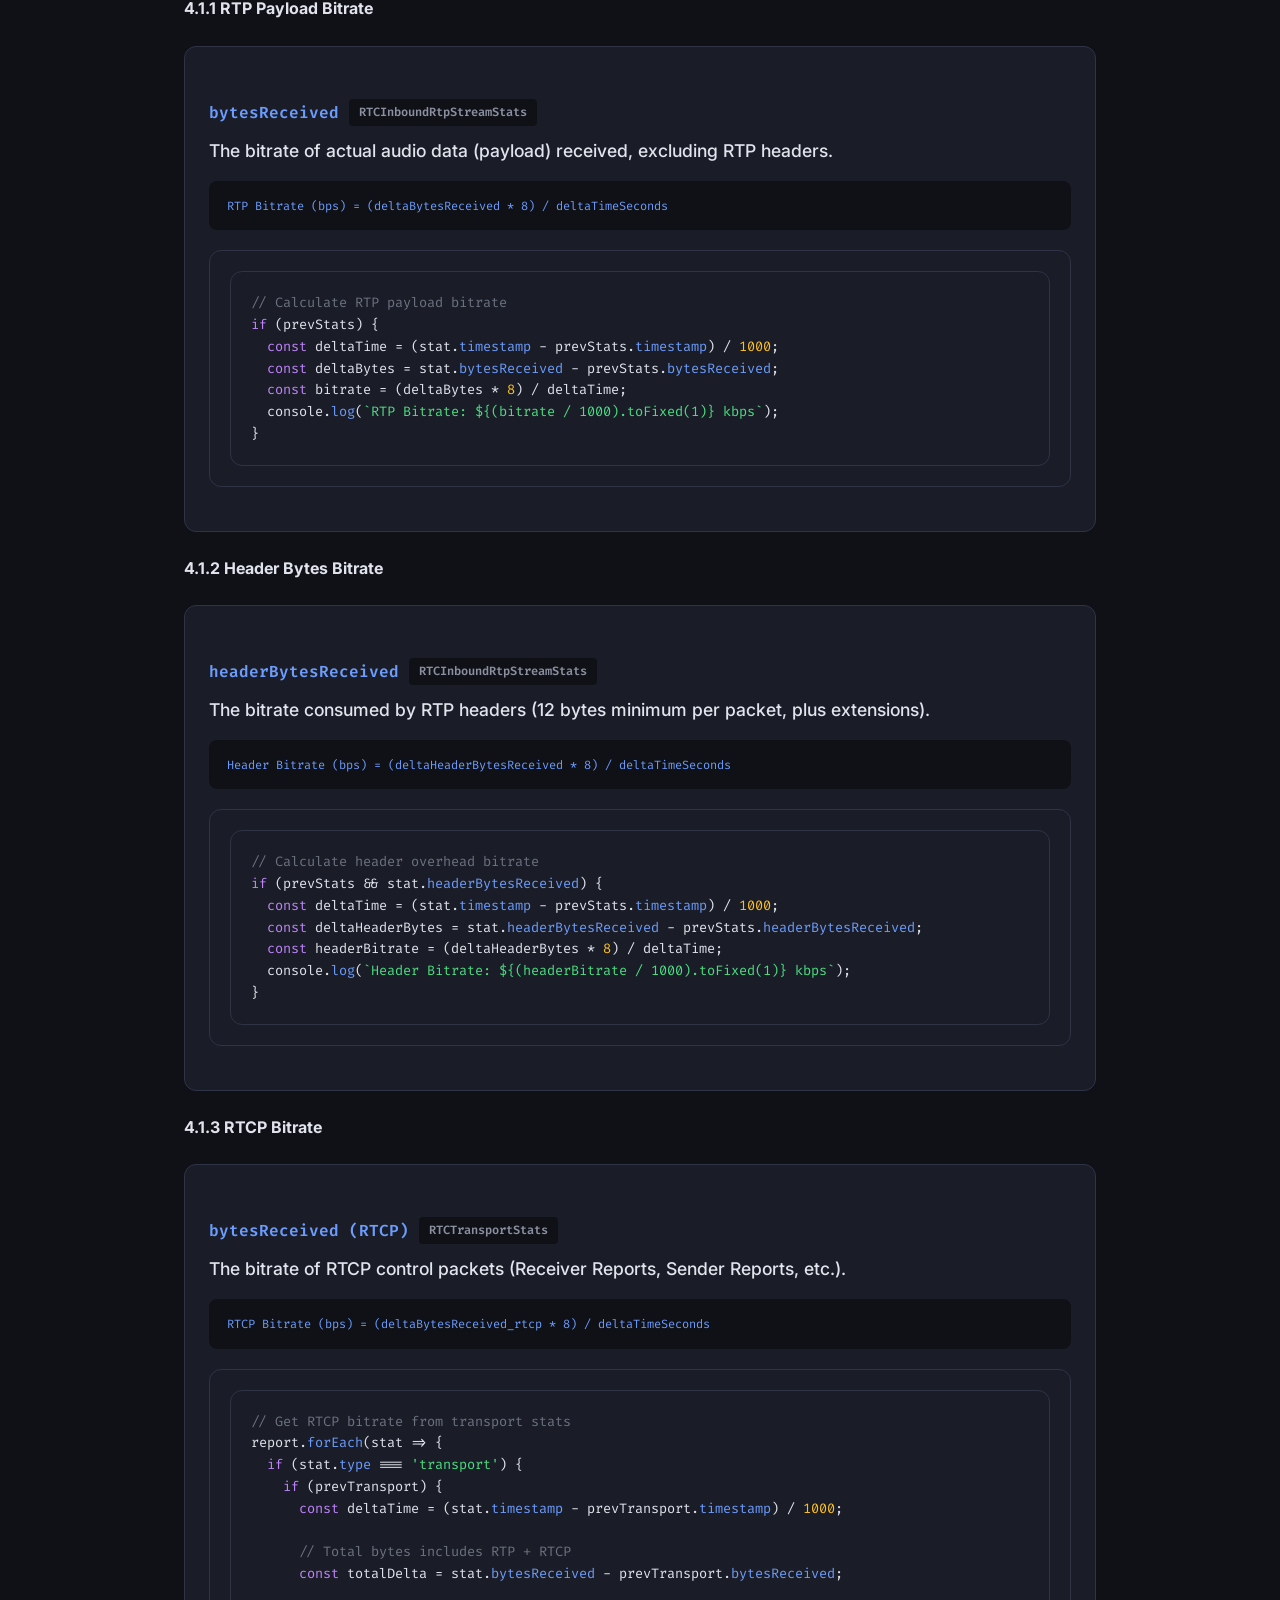
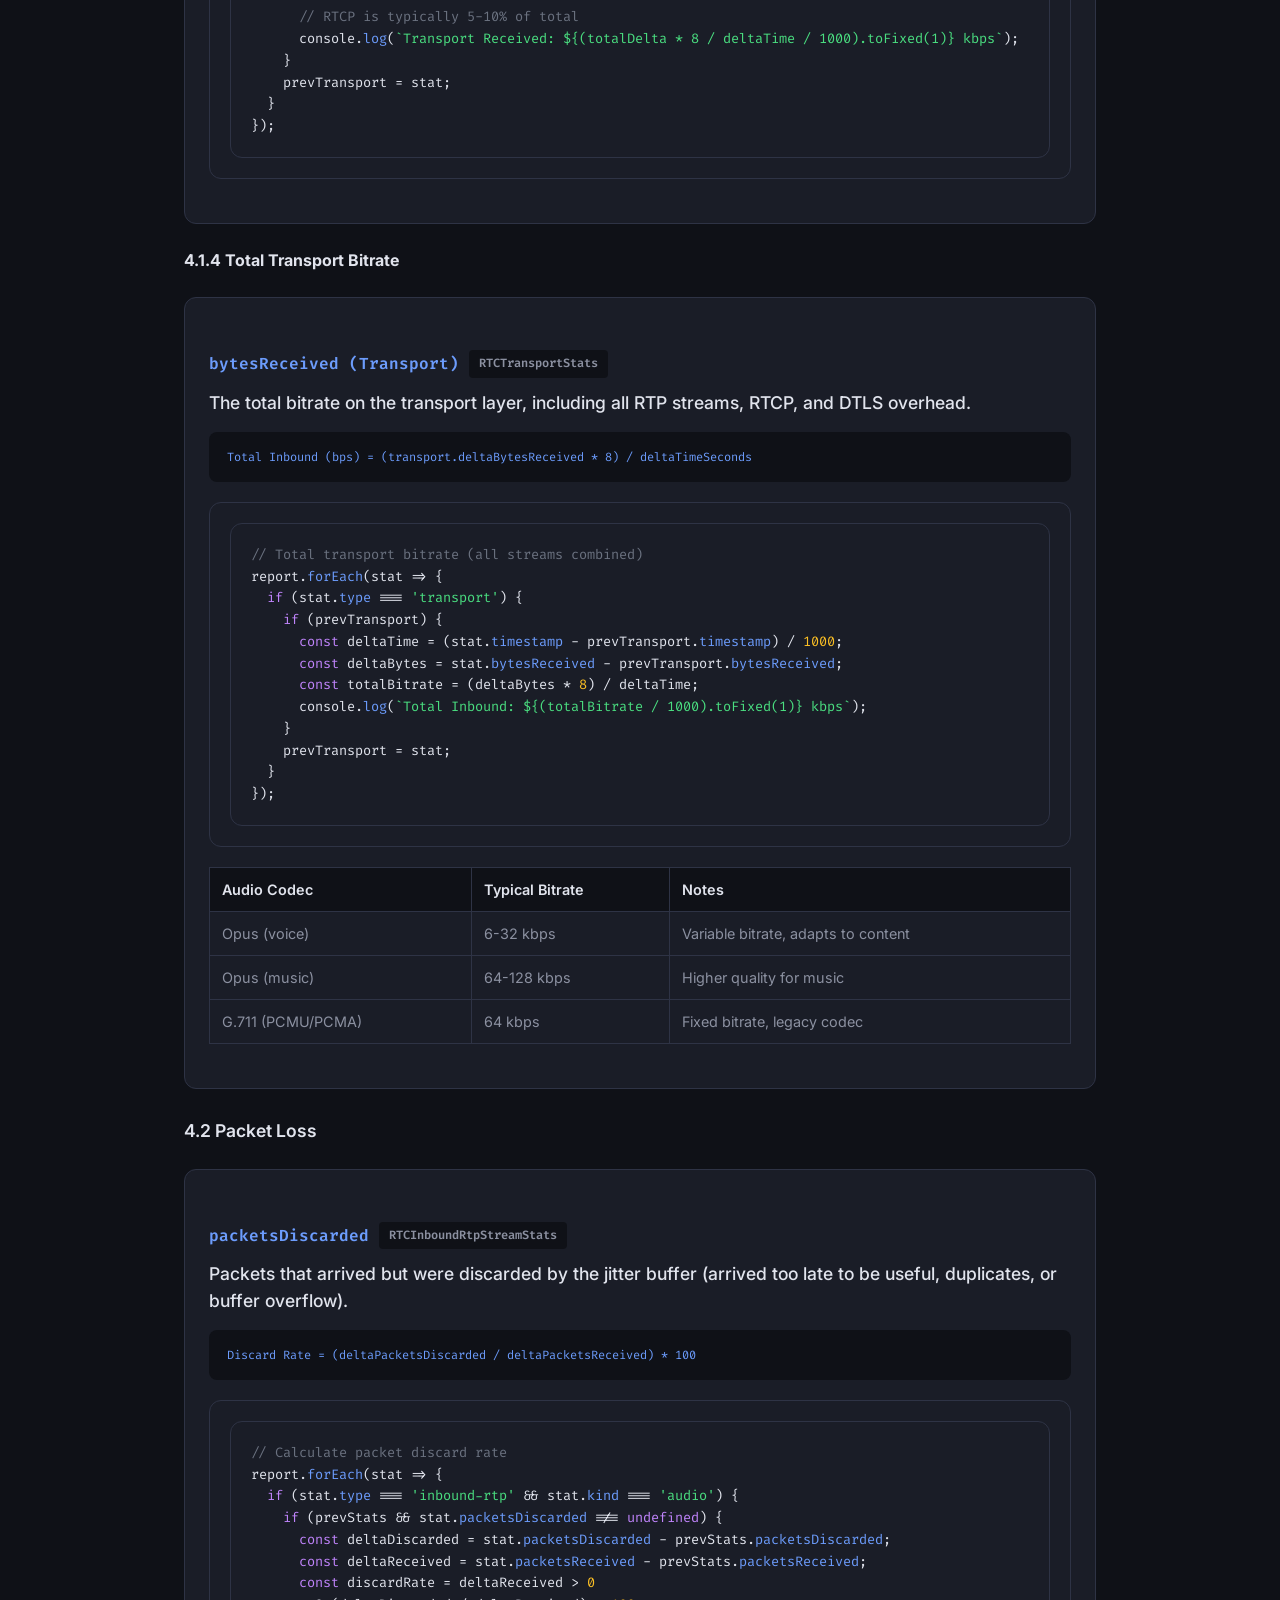
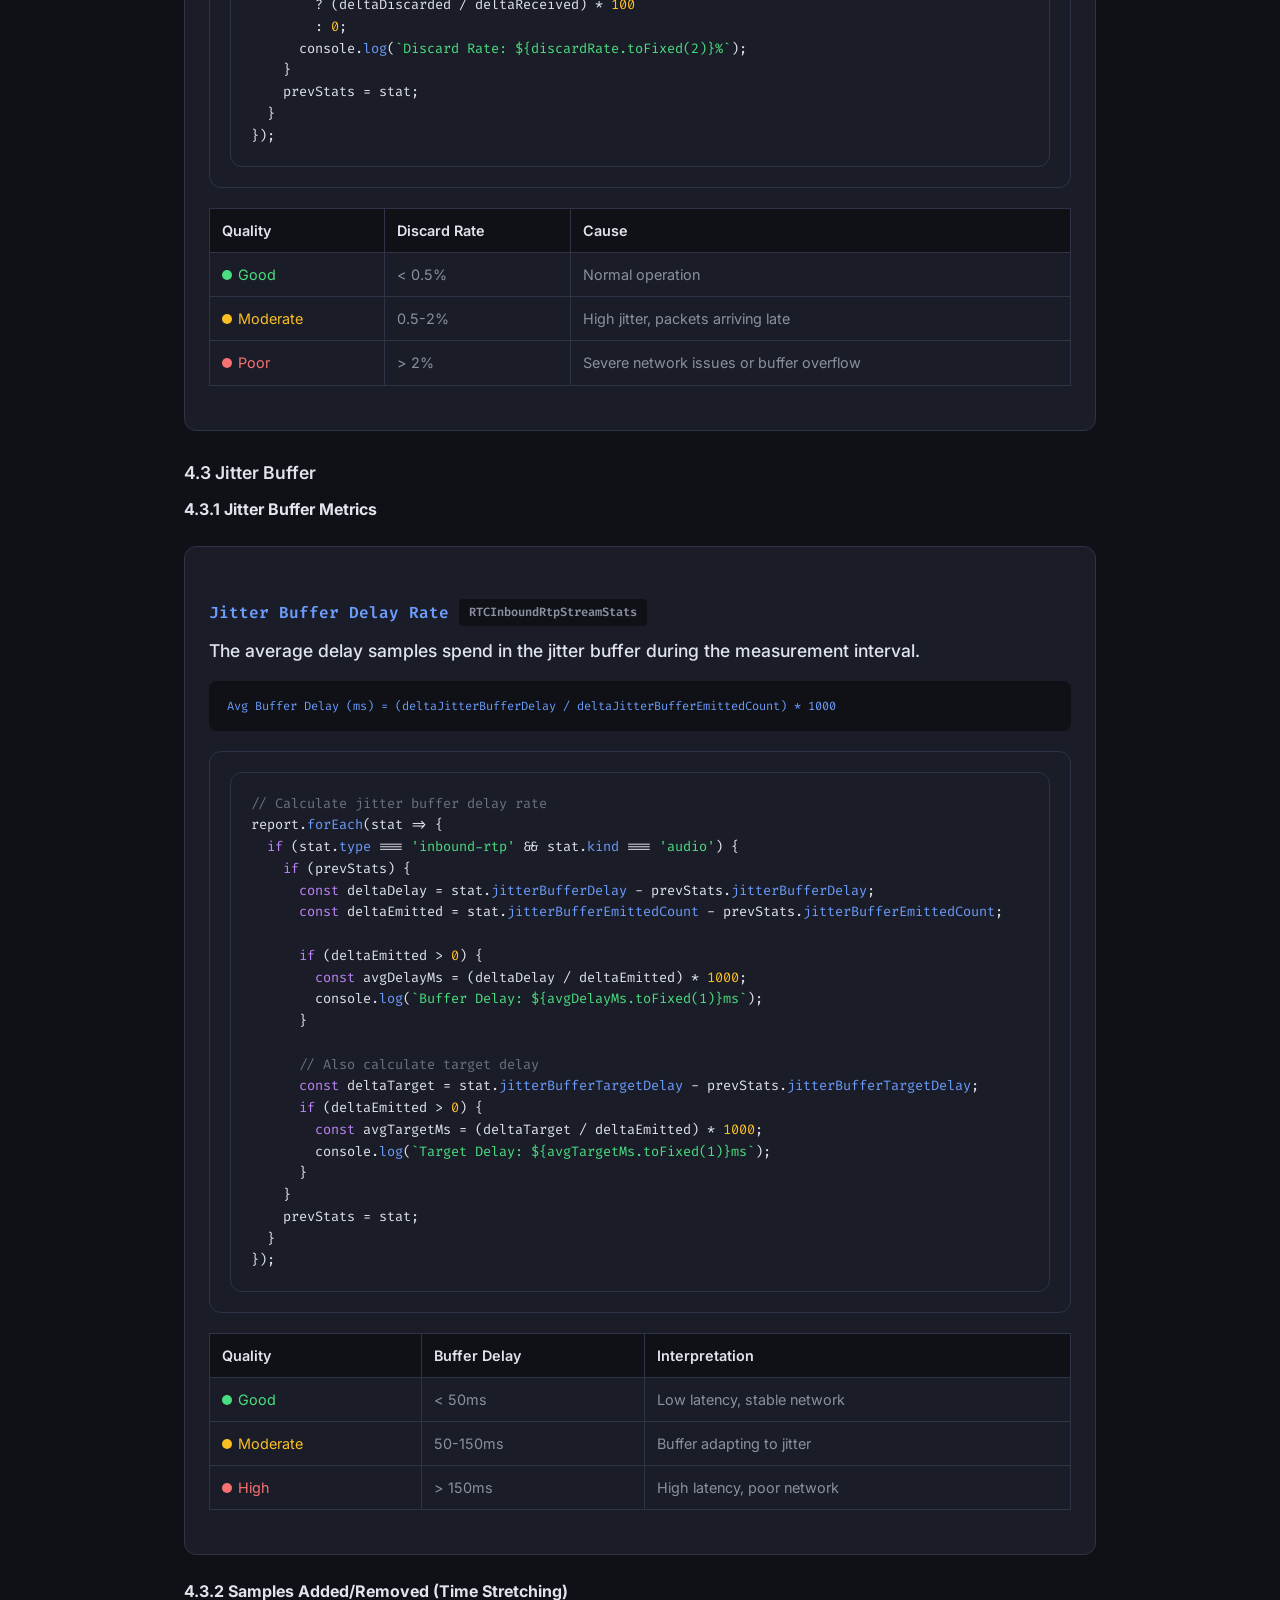
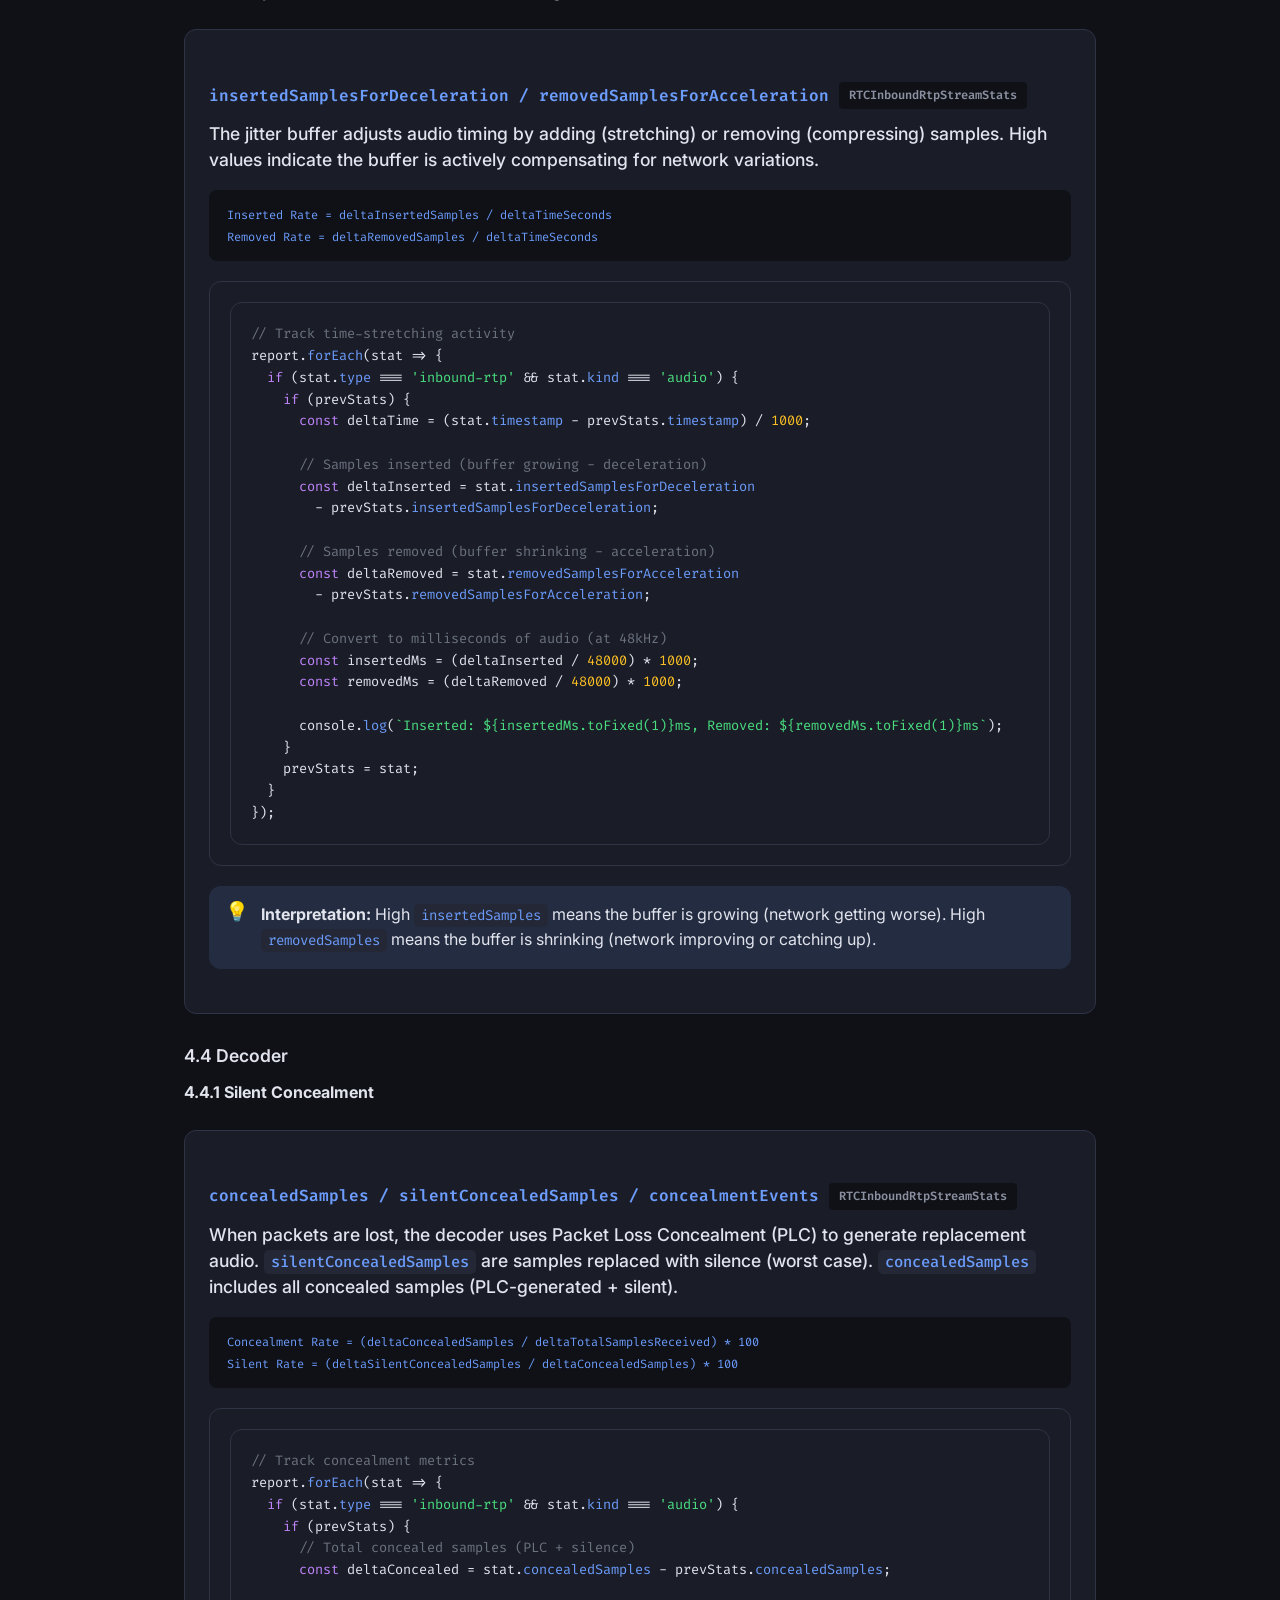
<file: docs/monitoring-audio-stats.html>
<!DOCTYPE html>
<html lang="en">
<head>
  <meta charset="UTF-8">
  <meta name="viewport" content="width=device-width, initial-scale=1.0">
  <title>Monitoring Audio Stats &mdash; WebRTC Docs</title>
  <link rel="preconnect" href="https://fonts.googleapis.com">
  <link href="https://fonts.googleapis.com/css2?family=Inter:wght@400;600;700&family=Fira+Code:wght@400;500&display=swap" rel="stylesheet">
  <link rel="stylesheet" href="../css/style.css">
  <style>
    .stat-card {
      background: var(--surface);
      border: 1px solid var(--border);
      border-radius: var(--radius);
      padding: 24px;
      margin: 24px 0;
    }
    .stat-card h3 {
      color: var(--accent);
      font-family: var(--font-mono);
      font-size: 1rem;
      margin-bottom: 12px;
      display: flex;
      align-items: center;
      gap: 10px;
    }
    .stat-card .definition {
      font-size: 1.1rem;
      color: var(--text);
      margin-bottom: 16px;
      font-weight: 500;
      line-height: 1.5;
    }
    .stat-card .formula {
      background: var(--bg);
      padding: 14px 18px;
      border-radius: 8px;
      font-family: var(--font-mono);
      font-size: 0.85rem;
      color: var(--accent);
      margin: 16px 0;
      overflow-x: auto;
    }
    .stat-card .formula code {
      background: none;
      padding: 0;
    }
    .threshold-table {
      width: 100%;
      margin-top: 16px;
      font-size: 0.9rem;
    }
    .threshold-table th {
      text-align: left;
      padding: 10px 12px;
      background: var(--bg);
      font-weight: 600;
    }
    .threshold-table td {
      padding: 10px 12px;
      border-bottom: 1px solid var(--border);
    }
    .threshold-table .good { color: #4ade80; }
    .threshold-table .moderate { color: #fbbf24; }
    .threshold-table .bad { color: #f87171; }
    .indicator {
      display: inline-block;
      width: 10px;
      height: 10px;
      border-radius: 50%;
      margin-right: 6px;
    }
    .indicator.good { background: #4ade80; }
    .indicator.moderate { background: #fbbf24; }
    .indicator.bad { background: #f87171; }
    .code-block {
      background: var(--surface);
      border: 1px solid var(--border);
      border-radius: var(--radius);
      padding: 20px;
      margin: 20px 0;
      overflow-x: auto;
    }
    .code-block pre {
      margin: 0;
      font-family: var(--font-mono);
      font-size: 0.85rem;
      line-height: 1.6;
    }
    .code-block .comment { color: #6b7280; }
    .code-block .keyword { color: #c084fc; }
    .code-block .string { color: #4ade80; }
    .code-block .number { color: #fbbf24; }
    .code-block .property { color: #6c9cfc; }
    .key-point {
      display: flex;
      align-items: flex-start;
      gap: 12px;
      padding: 16px;
      background: var(--accent-dim);
      border-radius: var(--radius);
      margin: 20px 0;
    }
    .key-point-icon {
      font-size: 1.2rem;
      line-height: 1;
    }
    .key-point p {
      margin: 0;
      color: var(--text);
    }
    .diagram {
      background: var(--surface);
      border: 1px solid var(--border);
      border-radius: var(--radius);
      padding: 24px;
      margin: 24px 0;
      overflow-x: auto;
    }
    .diagram svg {
      display: block;
      margin: 0 auto;
      max-width: 100%;
      height: auto;
    }
    .diagram-caption {
      text-align: center;
      font-size: 0.85rem;
      color: var(--text-muted);
      margin-top: 16px;
      font-style: italic;
    }
    .stat-source {
      display: inline-block;
      background: var(--bg);
      padding: 4px 10px;
      border-radius: 4px;
      font-size: 0.75rem;
      color: var(--text-muted);
      font-family: var(--font-mono);
    }
    .section-divider {
      border: none;
      border-top: 1px solid var(--border);
      margin: 48px 0;
    }
    .toc {
      background: var(--surface);
      border: 1px solid var(--border);
      border-radius: var(--radius);
      padding: 24px;
      margin: 24px 0;
    }
    .toc h3 {
      margin-bottom: 16px;
      color: var(--text);
    }
    .toc ul {
      list-style: none;
      padding: 0;
      margin: 0;
    }
    .toc li {
      padding: 6px 0;
    }
    .toc a {
      color: var(--accent);
      text-decoration: none;
      font-size: 0.95rem;
    }
    .toc a:hover {
      text-decoration: underline;
    }
    .toc .sub-item {
      padding-left: 20px;
      font-size: 0.9rem;
    }
  </style>
</head>
<body>

  <div class="container">
    <header class="doc-header">
      <a href="../index.html">&larr; Back to all docs</a>
      <h1>Monitoring Audio Stats</h1>
      <p class="subtitle">Delta-based metrics for real-time audio quality monitoring</p>
    </header>

    <article class="doc-content">

      <!-- ============================================ -->
      <!-- SECTION: Introduction -->
      <!-- ============================================ -->
      <div class="key-point">
        <span class="key-point-icon">&#128161;</span>
        <p><strong>Key Concept:</strong> Most WebRTC stats are <em>cumulative</em>. To get meaningful real-time values, you must calculate the <strong>delta</strong> (difference) between two snapshots taken at regular intervals (e.g., every 1 second).</p>
      </div>

      <!-- Table of Contents -->
      <div class="toc">
        <h3>Contents</h3>
        <ul>
          <li><a href="#delta-calculation">Delta Calculation Pattern</a></li>
          <li><a href="#rtt">1. Round-Trip Time (RTT)</a>
            <ul>
              <li class="sub-item"><a href="#rtt-candidate-pair">1.1 ICE Candidate Pair RTT</a></li>
              <li class="sub-item"><a href="#rtt-remote-inbound">1.2 Remote Inbound RTT</a></li>
            </ul>
          </li>
          <li><a href="#jitter">2. Jitter</a></li>
          <li><a href="#outbound">3. Outbound</a>
            <ul>
              <li class="sub-item"><a href="#outbound-packet-loss">3.1 Packet Loss</a></li>
              <li class="sub-item"><a href="#outbound-bitrate">3.2 Bitrate</a></li>
            </ul>
          </li>
          <li><a href="#inbound">4. Inbound</a>
            <ul>
              <li class="sub-item"><a href="#inbound-bitrate">4.1 Bitrate</a></li>
              <li class="sub-item" style="padding-left: 40px;"><a href="#inbound-rtp">4.1.1 RTP Payload Bitrate</a></li>
              <li class="sub-item" style="padding-left: 40px;"><a href="#inbound-header">4.1.2 Header Bytes Bitrate</a></li>
              <li class="sub-item" style="padding-left: 40px;"><a href="#inbound-rtcp">4.1.3 RTCP Bitrate</a></li>
              <li class="sub-item" style="padding-left: 40px;"><a href="#total-transport">4.1.4 Total Transport Bitrate</a></li>
              <li class="sub-item"><a href="#inbound-packet-loss">4.2 Packet Loss</a></li>
              <li class="sub-item"><a href="#jitter-buffer">4.3 Jitter Buffer</a></li>
              <li class="sub-item" style="padding-left: 40px;"><a href="#jitter-buffer-metrics">4.3.1 Jitter Buffer Metrics</a></li>
              <li class="sub-item" style="padding-left: 40px;"><a href="#samples-added-removed">4.3.2 Samples Added/Removed</a></li>
              <li class="sub-item"><a href="#decoder">4.4 Decoder</a></li>
              <li class="sub-item" style="padding-left: 40px;"><a href="#silent-concealment">4.4.1 Silent Concealment</a></li>
            </ul>
          </li>
        </ul>
      </div>

      <!-- ============================================ -->
      <!-- SECTION: Delta Calculation Pattern -->
      <!-- ============================================ -->
      <h2 id="delta-calculation">Delta Calculation Pattern</h2>

      <p>Before diving into individual stats, here's the pattern for calculating deltas:</p>

      <div class="diagram">
        <svg viewBox="0 0 800 200" xmlns="http://www.w3.org/2000/svg">
          <text x="400" y="25" text-anchor="middle" fill="#e1e4ed" font-size="14" font-weight="600">Delta = Current Snapshot - Previous Snapshot</text>
          
          <!-- Timeline -->
          <line x1="100" y1="100" x2="700" y2="100" stroke="#2e3345" stroke-width="2"/>
          
          <!-- Snapshot 1 -->
          <circle cx="200" cy="100" r="12" fill="#6c9cfc"/>
          <text x="200" y="75" text-anchor="middle" fill="#6c9cfc" font-size="11" font-weight="500">Snapshot 1</text>
          <text x="200" y="130" text-anchor="middle" fill="#8b90a0" font-size="10">t = 0s</text>
          <text x="200" y="145" text-anchor="middle" fill="#8b90a0" font-size="10">bytesReceived: 50,000</text>
          
          <!-- Snapshot 2 -->
          <circle cx="400" cy="100" r="12" fill="#6c9cfc"/>
          <text x="400" y="75" text-anchor="middle" fill="#6c9cfc" font-size="11" font-weight="500">Snapshot 2</text>
          <text x="400" y="130" text-anchor="middle" fill="#8b90a0" font-size="10">t = 1s</text>
          <text x="400" y="145" text-anchor="middle" fill="#8b90a0" font-size="10">bytesReceived: 56,000</text>
          
          <!-- Delta calculation -->
          <rect x="520" y="80" width="160" height="50" rx="8" fill="#4ade80" fill-opacity="0.2" stroke="#4ade80"/>
          <text x="600" y="100" text-anchor="middle" fill="#4ade80" font-size="11" font-weight="500">Delta = 6,000 bytes</text>
          <text x="600" y="118" text-anchor="middle" fill="#4ade80" font-size="11" font-weight="500">= 48 kbps</text>
          
          <!-- Arrow -->
          <path d="M220 100 L380 100" stroke="#fbbf24" stroke-width="2" marker-end="url(#arrow)"/>
          <text x="300" y="90" text-anchor="middle" fill="#fbbf24" font-size="10">1 second interval</text>
          
          <defs>
            <marker id="arrow" markerWidth="10" markerHeight="7" refX="9" refY="3.5" orient="auto">
              <polygon points="0 0, 10 3.5, 0 7" fill="#fbbf24"/>
            </marker>
          </defs>
        </svg>
        <p class="diagram-caption">Cumulative stats must be differenced to get per-interval values</p>
      </div>

      <!-- Critical: Timestamp Behavior -->
      <h3>Critical: Report Timestamps</h3>

      <div class="key-point" style="background: rgba(248, 113, 113, 0.1); border: 1px solid #f87171;">
        <span class="key-point-icon">&#9888;</span>
        <p><strong>Important:</strong> Each stat report has its own <code>timestamp</code>. Different reports within the same <code>getStats()</code> call may have <em>different</em> timestamps!</p>
      </div>

      <div class="diagram">
        <svg viewBox="0 0 800 280" xmlns="http://www.w3.org/2000/svg">
          <text x="400" y="25" text-anchor="middle" fill="#e1e4ed" font-size="14" font-weight="600">Timestamp Differences Within a Single getStats() Call</text>
          
          <!-- Local time reference -->
          <text x="80" y="70" fill="#8b90a0" font-size="11">Local Time:</text>
          <text x="180" y="70" fill="#e1e4ed" font-size="12" font-weight="500">1000ms</text>
          
          <!-- getStats box -->
          <rect x="50" y="90" width="700" height="160" rx="12" fill="#1a1d27" stroke="#2e3345" stroke-width="2"/>
          <text x="400" y="115" text-anchor="middle" fill="#6c9cfc" font-size="12" font-weight="600">getStats() Response</text>
          
          <!-- Local reports -->
          <rect x="80" y="135" width="280" height="100" rx="8" fill="#242836" stroke="#4ade80" stroke-width="1"/>
          <text x="220" y="158" text-anchor="middle" fill="#4ade80" font-size="11" font-weight="500">Local Reports</text>
          
          <text x="100" y="180" fill="#8b90a0" font-size="10">inbound-rtp</text>
          <text x="240" y="180" fill="#4ade80" font-size="10" font-family="monospace">timestamp: 998ms</text>
          
          <text x="100" y="200" fill="#8b90a0" font-size="10">outbound-rtp</text>
          <text x="240" y="200" fill="#4ade80" font-size="10" font-family="monospace">timestamp: 999ms</text>
          
          <text x="100" y="220" fill="#8b90a0" font-size="10">candidate-pair</text>
          <text x="240" y="220" fill="#4ade80" font-size="10" font-family="monospace">timestamp: 1000ms</text>
          
          <!-- Remote reports -->
          <rect x="440" y="135" width="280" height="100" rx="8" fill="#242836" stroke="#f87171" stroke-width="1"/>
          <text x="580" y="158" text-anchor="middle" fill="#f87171" font-size="11" font-weight="500">Remote Reports</text>
          
          <text x="460" y="180" fill="#8b90a0" font-size="10">remote-inbound-rtp</text>
          <text x="620" y="180" fill="#f87171" font-size="10" font-family="monospace">timestamp: 200ms</text>
          
          <text x="460" y="200" fill="#8b90a0" font-size="10">remote-outbound-rtp</text>
          <text x="620" y="200" fill="#f87171" font-size="10" font-family="monospace">timestamp: 180ms</text>
          
          <!-- Lag indicators -->
          <text x="220" y="248" text-anchor="middle" fill="#4ade80" font-size="9">~2-30ms behind local time</text>
          <text x="580" y="248" text-anchor="middle" fill="#f87171" font-size="9">~200-800ms+ behind local time</text>
        </svg>
        <p class="diagram-caption">Remote reports can be significantly delayed compared to local reports</p>
      </div>

      <table class="threshold-table">
        <thead>
          <tr>
            <th>Report Type</th>
            <th>Timestamp Lag</th>
            <th>Source</th>
          </tr>
        </thead>
        <tbody>
          <tr>
            <td><code>inbound-rtp</code>, <code>outbound-rtp</code></td>
            <td class="good">~20-30ms</td>
            <td>Local measurement</td>
          </tr>
          <tr>
            <td><code>candidate-pair</code>, <code>transport</code></td>
            <td class="good">~20-30ms</td>
            <td>Local measurement</td>
          </tr>
          <tr>
            <td><code>remote-inbound-rtp</code></td>
            <td class="bad">200-800ms+</td>
            <td>From RTCP Receiver Report</td>
          </tr>
          <tr>
            <td><code>remote-outbound-rtp</code></td>
            <td class="bad">200-800ms+</td>
            <td>From RTCP Sender Report</td>
          </tr>
        </tbody>
      </table>

      <h3>Rules for Safe Delta Calculation</h3>

      <div class="stat-card">
        <h3 style="color: #f87171;">
          <span>&#10060;</span>
          <span>Never Mix Reports</span>
        </h3>
        <p class="definition">
          Do NOT combine metrics from different report types. Each report type has its own timestamp and update frequency.
        </p>
        <div class="code-block">
          <pre><span class="comment">// ❌ WRONG: Mixing inbound-rtp with remote-inbound-rtp timestamps</span>
<span class="keyword">const</span> deltaTime = inboundRtp.<span class="property">timestamp</span> - remoteInboundRtp.<span class="property">timestamp</span>; <span class="comment">// Could be 800ms off!</span>

<span class="comment">// ✅ CORRECT: Use same report type for delta</span>
<span class="keyword">const</span> deltaTime = currentInboundRtp.<span class="property">timestamp</span> - prevInboundRtp.<span class="property">timestamp</span>;</pre>
        </div>
      </div>

      <div class="stat-card">
        <h3 style="color: #4ade80;">
          <span>&#9989;</span>
          <span>Always Use Delta, Not Absolute</span>
        </h3>
        <p class="definition">
          Since remote reports can be delayed, absolute values at any moment are unreliable. Always calculate deltas between consecutive snapshots of the <em>same</em> report type.
        </p>
        <div class="code-block">
          <pre><span class="comment">// ❌ WRONG: Using absolute packetsLost value</span>
console.<span class="property">log</span>(<span class="string">`Lost: ${remoteInbound.packetsLost}`</span>); <span class="comment">// Stale data!</span>

<span class="comment">// ✅ CORRECT: Delta between same report type</span>
<span class="keyword">const</span> deltaLost = currentRemoteInbound.<span class="property">packetsLost</span> - prevRemoteInbound.<span class="property">packetsLost</span>;
<span class="keyword">const</span> deltaTime = (currentRemoteInbound.<span class="property">timestamp</span> - prevRemoteInbound.<span class="property">timestamp</span>) / <span class="number">1000</span>;
<span class="keyword">const</span> lossRate = deltaLost / deltaTime; <span class="comment">// packets lost per second</span></pre>
        </div>
      </div>

      <hr class="section-divider">

      <!-- ============================================ -->
      <!-- SECTION: RTT -->
      <!-- ============================================ -->
      <h2 id="rtt">1. Round-Trip Time (RTT)</h2>

      <p>RTT can be obtained from two different sources, each measuring different things:</p>

      <!-- RTT Source 1: ICE Candidate Pair -->
      <h3 id="rtt-candidate-pair">1.1 ICE Candidate Pair RTT</h3>
      <div class="stat-card">
        <h3>
          <span>currentRoundTripTime</span>
          <span class="stat-source">RTCIceCandidatePairStats</span>
        </h3>
        <p class="definition">
          The time it takes for a STUN connectivity check to travel from the local peer to the remote peer and back. Measured in <strong>seconds</strong>.
        </p>
        
        <p>This is an <strong>instantaneous</strong> value (not cumulative), so you can read it directly without delta calculation.</p>

        <div class="formula">
          <code>RTT (ms) = currentRoundTripTime * 1000</code>
        </div>

        <div class="code-block">
          <pre><span class="comment">// Extract RTT from candidate-pair stats</span>
report.<span class="property">forEach</span>(stat => {
  <span class="keyword">if</span> (stat.<span class="property">type</span> === <span class="string">'candidate-pair'</span> && stat.<span class="property">state</span> === <span class="string">'succeeded'</span>) {
    <span class="keyword">const</span> rttMs = stat.<span class="property">currentRoundTripTime</span> * <span class="number">1000</span>;
    console.<span class="property">log</span>(<span class="string">`ICE RTT: ${rttMs.toFixed(1)}ms`</span>);
  }
});</pre>
        </div>

        <div class="key-point">
          <span class="key-point-icon">&#128161;</span>
          <p><strong>When to use:</strong> Best for measuring network path latency. Updated frequently via STUN keep-alives. Available even when no media is flowing.</p>
        </div>
      </div>

      <!-- RTT Source 2: Remote Inbound RTP -->
      <h3 id="rtt-remote-inbound">1.2 Remote Inbound RTT</h3>
      <div class="stat-card">
        <h3>
          <span>roundTripTime</span>
          <span class="stat-source">RTCRemoteInboundRtpStreamStats</span>
        </h3>
        <p class="definition">
          The RTT calculated from RTCP Receiver Reports sent by the remote peer. This measures the round-trip time for <strong>RTP/RTCP packets</strong> specifically, not STUN. Measured in <strong>seconds</strong>.
        </p>
        
        <p>Also an <strong>instantaneous</strong> value. Derived from the delay between sending an SR (Sender Report) and receiving the corresponding RR (Receiver Report).</p>

        <div class="formula">
          <code>RTT (ms) = roundTripTime * 1000</code>
        </div>

        <div class="code-block">
          <pre><span class="comment">// Extract RTT from remote-inbound-rtp stats</span>
report.<span class="property">forEach</span>(stat => {
  <span class="keyword">if</span> (stat.<span class="property">type</span> === <span class="string">'remote-inbound-rtp'</span> && stat.<span class="property">kind</span> === <span class="string">'audio'</span>) {
    <span class="keyword">if</span> (stat.<span class="property">roundTripTime</span> !== <span class="keyword">undefined</span>) {
      <span class="keyword">const</span> rttMs = stat.<span class="property">roundTripTime</span> * <span class="number">1000</span>;
      console.<span class="property">log</span>(<span class="string">`RTCP RTT: ${rttMs.toFixed(1)}ms`</span>);
    }
  }
});</pre>
        </div>

        <div class="key-point">
          <span class="key-point-icon">&#128161;</span>
          <p><strong>When to use:</strong> Best for correlating with media quality issues. Only available when media is flowing and RTCP reports are being exchanged. May be <code>undefined</code> if no Receiver Report has been received yet.</p>
        </div>
      </div>

      <!-- Comparison Diagram -->
      <div class="diagram">
        <svg viewBox="0 0 800 320" xmlns="http://www.w3.org/2000/svg">
          <text x="400" y="25" text-anchor="middle" fill="#e1e4ed" font-size="14" font-weight="600">Two Sources of RTT</text>
          
          <!-- Left side: ICE RTT -->
          <rect x="50" y="50" width="320" height="240" rx="12" fill="#1a1d27" stroke="#6c9cfc" stroke-width="2"/>
          <text x="210" y="80" text-anchor="middle" fill="#6c9cfc" font-size="12" font-weight="600">ICE / STUN RTT</text>
          <text x="210" y="100" text-anchor="middle" fill="#8b90a0" font-size="10">candidate-pair.currentRoundTripTime</text>
          
          <!-- STUN flow -->
          <rect x="80" y="120" width="80" height="40" rx="6" fill="#242836"/>
          <text x="120" y="145" text-anchor="middle" fill="#e1e4ed" font-size="10">Local</text>
          
          <rect x="260" y="120" width="80" height="40" rx="6" fill="#242836"/>
          <text x="300" y="145" text-anchor="middle" fill="#e1e4ed" font-size="10">Remote</text>
          
          <path d="M160 130 L260 130" stroke="#6c9cfc" stroke-width="2" marker-end="url(#arrow-ice)"/>
          <text x="210" y="125" text-anchor="middle" fill="#6c9cfc" font-size="9">STUN Request</text>
          
          <path d="M260 150 L160 150" stroke="#4ade80" stroke-width="2" marker-end="url(#arrow-ice-back)"/>
          <text x="210" y="168" text-anchor="middle" fill="#4ade80" font-size="9">STUN Response</text>
          
          <!-- ICE characteristics -->
          <text x="80" y="200" fill="#8b90a0" font-size="10">&#8226; Updated frequently (keep-alives)</text>
          <text x="80" y="218" fill="#8b90a0" font-size="10">&#8226; Works without media flow</text>
          <text x="80" y="236" fill="#8b90a0" font-size="10">&#8226; Measures network path latency</text>
          <text x="80" y="254" fill="#8b90a0" font-size="10">&#8226; Local timestamp (fresh)</text>
          <text x="80" y="272" fill="#4ade80" font-size="10">&#8226; Recommended for monitoring</text>
          
          <!-- Right side: RTCP RTT -->
          <rect x="430" y="50" width="320" height="240" rx="12" fill="#1a1d27" stroke="#fbbf24" stroke-width="2"/>
          <text x="590" y="80" text-anchor="middle" fill="#fbbf24" font-size="12" font-weight="600">RTCP RTT</text>
          <text x="590" y="100" text-anchor="middle" fill="#8b90a0" font-size="10">remote-inbound-rtp.roundTripTime</text>
          
          <!-- RTCP flow -->
          <rect x="460" y="120" width="80" height="40" rx="6" fill="#242836"/>
          <text x="500" y="145" text-anchor="middle" fill="#e1e4ed" font-size="10">Local</text>
          
          <rect x="640" y="120" width="80" height="40" rx="6" fill="#242836"/>
          <text x="680" y="145" text-anchor="middle" fill="#e1e4ed" font-size="10">Remote</text>
          
          <path d="M540 130 L640 130" stroke="#fbbf24" stroke-width="2" marker-end="url(#arrow-rtcp)"/>
          <text x="590" y="125" text-anchor="middle" fill="#fbbf24" font-size="9">RTCP SR</text>
          
          <path d="M640 150 L540 150" stroke="#a78bfa" stroke-width="2" marker-end="url(#arrow-rtcp-back)"/>
          <text x="590" y="168" text-anchor="middle" fill="#a78bfa" font-size="9">RTCP RR</text>
          
          <!-- RTCP characteristics -->
          <text x="460" y="200" fill="#8b90a0" font-size="10">&#8226; Updated every ~1-5 seconds</text>
          <text x="460" y="218" fill="#8b90a0" font-size="10">&#8226; Requires active media flow</text>
          <text x="460" y="236" fill="#8b90a0" font-size="10">&#8226; Measures RTP path latency</text>
          <text x="460" y="254" fill="#f87171" font-size="10">&#8226; Remote timestamp (can be stale)</text>
          <text x="460" y="272" fill="#8b90a0" font-size="10">&#8226; May be undefined initially</text>
          
          <!-- Arrow markers -->
          <defs>
            <marker id="arrow-ice" markerWidth="10" markerHeight="7" refX="9" refY="3.5" orient="auto">
              <polygon points="0 0, 10 3.5, 0 7" fill="#6c9cfc"/>
            </marker>
            <marker id="arrow-ice-back" markerWidth="10" markerHeight="7" refX="9" refY="3.5" orient="auto">
              <polygon points="0 0, 10 3.5, 0 7" fill="#4ade80"/>
            </marker>
            <marker id="arrow-rtcp" markerWidth="10" markerHeight="7" refX="9" refY="3.5" orient="auto">
              <polygon points="0 0, 10 3.5, 0 7" fill="#fbbf24"/>
            </marker>
            <marker id="arrow-rtcp-back" markerWidth="10" markerHeight="7" refX="9" refY="3.5" orient="auto">
              <polygon points="0 0, 10 3.5, 0 7" fill="#a78bfa"/>
            </marker>
          </defs>
        </svg>
        <p class="diagram-caption">ICE RTT uses STUN, RTCP RTT uses Sender/Receiver Reports</p>
      </div>

      <!-- Comparison Table -->
      <table>
        <thead>
          <tr>
            <th>Property</th>
            <th>ICE RTT</th>
            <th>RTCP RTT</th>
          </tr>
        </thead>
        <tbody>
          <tr>
            <td><strong>Source</strong></td>
            <td><code>candidate-pair.currentRoundTripTime</code></td>
            <td><code>remote-inbound-rtp.roundTripTime</code></td>
          </tr>
          <tr>
            <td><strong>Mechanism</strong></td>
            <td>STUN Binding Request/Response</td>
            <td>RTCP SR → RR round trip</td>
          </tr>
          <tr>
            <td><strong>Update Frequency</strong></td>
            <td>Every few seconds (keep-alives)</td>
            <td>Every 1-5 seconds (RTCP interval)</td>
          </tr>
          <tr>
            <td><strong>Timestamp Freshness</strong></td>
            <td class="good">Local (fresh)</td>
            <td class="bad">Remote (can be 200-800ms stale)</td>
          </tr>
          <tr>
            <td><strong>Availability</strong></td>
            <td>Always (even without media)</td>
            <td>Only when media is flowing</td>
          </tr>
          <tr>
            <td><strong>Best For</strong></td>
            <td>General network monitoring</td>
            <td>Correlating with media quality</td>
          </tr>
        </tbody>
      </table>

      <!-- Quality Thresholds -->
      <h3>Quality Thresholds</h3>
      <table class="threshold-table">
        <thead>
          <tr>
            <th>Quality</th>
            <th>RTT Range</th>
            <th>User Experience</th>
          </tr>
        </thead>
        <tbody>
          <tr>
            <td><span class="indicator good"></span><span class="good">Good</span></td>
            <td>&lt; 150ms</td>
            <td>Natural conversation flow</td>
          </tr>
          <tr>
            <td><span class="indicator moderate"></span><span class="moderate">Moderate</span></td>
            <td>150-300ms</td>
            <td>Slight delay, still usable</td>
          </tr>
          <tr>
            <td><span class="indicator bad"></span><span class="bad">Poor</span></td>
            <td>&gt; 300ms</td>
            <td>Noticeable lag, conversation overlap</td>
          </tr>
        </tbody>
      </table>

      <hr class="section-divider">

      <!-- ============================================ -->
      <!-- SECTION: Jitter -->
      <!-- ============================================ -->
      <h2 id="jitter">2. Jitter</h2>

      <div class="stat-card">
        <h3>
          <span>jitter</span>
          <span class="stat-source">RTCInboundRtpStreamStats</span>
        </h3>
        <p class="definition">
          Statistical variance in packet arrival times, calculated using the RFC 3550 algorithm. Measured in <strong>seconds</strong>. This is an <strong>instantaneous</strong> value representing the current estimated jitter.
        </p>

        <div class="formula">
          <code>Jitter (ms) = jitter * 1000</code>
        </div>

        <div class="code-block">
          <pre><span class="comment">// Extract jitter from inbound-rtp stats</span>
report.<span class="property">forEach</span>(stat => {
  <span class="keyword">if</span> (stat.<span class="property">type</span> === <span class="string">'inbound-rtp'</span> && stat.<span class="property">kind</span> === <span class="string">'audio'</span>) {
    <span class="keyword">const</span> jitterMs = stat.<span class="property">jitter</span> * <span class="number">1000</span>;
    console.<span class="property">log</span>(<span class="string">`Jitter: ${jitterMs.toFixed(2)}ms`</span>);
  }
});</pre>
        </div>

        <table class="threshold-table">
          <thead>
            <tr>
              <th>Quality</th>
              <th>Jitter Range</th>
              <th>Impact</th>
            </tr>
          </thead>
          <tbody>
            <tr>
              <td><span class="indicator good"></span><span class="good">Good</span></td>
              <td>&lt; 20ms</td>
              <td>Minimal buffer needed</td>
            </tr>
            <tr>
              <td><span class="indicator moderate"></span><span class="moderate">Moderate</span></td>
              <td>20-50ms</td>
              <td>Buffer adapts, slight latency increase</td>
            </tr>
            <tr>
              <td><span class="indicator bad"></span><span class="bad">Poor</span></td>
              <td>&gt; 50ms</td>
              <td>Large buffer, potential audio glitches</td>
            </tr>
          </tbody>
        </table>
      </div>

      <hr class="section-divider">

      <!-- ============================================ -->
      <!-- SECTION: Outbound -->
      <!-- ============================================ -->
      <h2 id="outbound">3. Outbound</h2>

      <h3 id="outbound-packet-loss">3.1 Packet Loss</h3>

      <div class="stat-card">
        <h3>
          <span>packetsLost / packetsSent</span>
          <span class="stat-source">RTCOutboundRtpStreamStats + RTCRemoteInboundRtpStreamStats</span>
        </h3>
        <p class="definition">
          Percentage of packets sent by you that never reached the remote peer. Calculated from RTCP Receiver Reports sent back by the remote peer.
        </p>

        <div class="formula">
          <code>Packet Loss % = (deltaPacketsLost / deltaPacketsSent) * 100</code>
        </div>

        <div class="code-block">
          <pre><span class="comment">// Calculate outbound packet loss rate</span>
<span class="keyword">let</span> prevOutbound = <span class="keyword">null</span>;
<span class="keyword">let</span> prevRemoteInbound = <span class="keyword">null</span>;

report.<span class="property">forEach</span>(stat => {
  <span class="keyword">if</span> (stat.<span class="property">type</span> === <span class="string">'outbound-rtp'</span> && stat.<span class="property">kind</span> === <span class="string">'audio'</span>) {
    <span class="keyword">if</span> (prevOutbound) {
      <span class="keyword">const</span> deltaPacketsSent = stat.<span class="property">packetsSent</span> - prevOutbound.<span class="property">packetsSent</span>;
      <span class="comment">// Store for loss calculation</span>
    }
    prevOutbound = stat;
  }
  
  <span class="keyword">if</span> (stat.<span class="property">type</span> === <span class="string">'remote-inbound-rtp'</span> && stat.<span class="property">kind</span> === <span class="string">'audio'</span>) {
    <span class="keyword">if</span> (prevRemoteInbound) {
      <span class="keyword">const</span> deltaPacketsLost = stat.<span class="property">packetsLost</span> - prevRemoteInbound.<span class="property">packetsLost</span>;
      <span class="keyword">const</span> lossRate = (deltaPacketsLost / deltaPacketsSent) * <span class="number">100</span>;
      console.<span class="property">log</span>(<span class="string">`Outbound Loss: ${lossRate.toFixed(2)}%`</span>);
    }
    prevRemoteInbound = stat;
  }
});</pre>
        </div>

        <table class="threshold-table">
          <thead>
            <tr>
              <th>Quality</th>
              <th>Loss Rate</th>
              <th>Impact</th>
            </tr>
          </thead>
          <tbody>
            <tr>
              <td><span class="indicator good"></span><span class="good">Good</span></td>
              <td>&lt; 1%</td>
              <td>Imperceptible</td>
            </tr>
            <tr>
              <td><span class="indicator moderate"></span><span class="moderate">Moderate</span></td>
              <td>1-5%</td>
              <td>Minor artifacts, PLC compensates</td>
            </tr>
            <tr>
              <td><span class="indicator bad"></span><span class="bad">Poor</span></td>
              <td>&gt; 5%</td>
              <td>Audible gaps, robotic voice</td>
            </tr>
          </tbody>
        </table>
      </div>

      <!-- 3.2 Outbound Bitrate -->
      <h3 id="outbound-bitrate">3.2 Bitrate</h3>
      <div class="stat-card">
        <h3>
          <span>bytesSent</span>
          <span class="stat-source">RTCOutboundRtpStreamStats</span>
        </h3>
        <p class="definition">
          The bitrate of audio data being sent to the remote peer.
        </p>

        <div class="formula">
          <code>Outbound Bitrate (bps) = (deltaBytesSent * 8) / deltaTimeSeconds</code>
        </div>

        <div class="code-block">
          <pre><span class="comment">// Calculate outbound audio bitrate</span>
report.<span class="property">forEach</span>(stat => {
  <span class="keyword">if</span> (stat.<span class="property">type</span> === <span class="string">'outbound-rtp'</span> && stat.<span class="property">kind</span> === <span class="string">'audio'</span>) {
    <span class="keyword">if</span> (prevOutbound) {
      <span class="keyword">const</span> deltaTime = (stat.<span class="property">timestamp</span> - prevOutbound.<span class="property">timestamp</span>) / <span class="number">1000</span>;
      <span class="keyword">const</span> deltaBytes = stat.<span class="property">bytesSent</span> - prevOutbound.<span class="property">bytesSent</span>;
      <span class="keyword">const</span> bitrate = (deltaBytes * <span class="number">8</span>) / deltaTime;
      console.<span class="property">log</span>(<span class="string">`Outbound Audio: ${(bitrate / 1000).toFixed(1)} kbps`</span>);
    }
    prevOutbound = stat;
  }
});</pre>
        </div>

        <table class="threshold-table">
          <thead>
            <tr>
              <th>Quality</th>
              <th>Bitrate Range</th>
              <th>Scenario</th>
            </tr>
          </thead>
          <tbody>
            <tr>
              <td><span class="indicator good"></span><span class="good">Normal</span></td>
              <td>20-40 kbps</td>
              <td>Typical voice call</td>
            </tr>
            <tr>
              <td><span class="indicator moderate"></span><span class="moderate">Low</span></td>
              <td>6-15 kbps</td>
              <td>Bandwidth constrained</td>
            </tr>
            <tr>
              <td><span class="indicator bad"></span><span class="bad">Very Low</span></td>
              <td>&lt; 6 kbps</td>
              <td>Severe congestion, quality degraded</td>
            </tr>
          </tbody>
        </table>
      </div>

      <hr class="section-divider">

      <!-- ============================================ -->
      <!-- SECTION: Inbound -->
      <!-- ============================================ -->
      <h2 id="inbound">4. Inbound</h2>

      <!-- 4.1 Inbound Bitrate -->
      <h3 id="inbound-bitrate">4.1 Bitrate</h3>
      <p>Inbound bitrate can be measured at multiple levels:</p>

      <!-- 4.1.1 Actual RTP -->
      <h4 id="inbound-rtp">4.1.1 RTP Payload Bitrate</h4>
      <div class="stat-card">
        <h3>
          <span>bytesReceived</span>
          <span class="stat-source">RTCInboundRtpStreamStats</span>
        </h3>
        <p class="definition">
          The bitrate of actual audio data (payload) received, excluding RTP headers.
        </p>

        <div class="formula">
          <code>RTP Bitrate (bps) = (deltaBytesReceived * 8) / deltaTimeSeconds</code>
        </div>

        <div class="code-block">
          <pre><span class="comment">// Calculate RTP payload bitrate</span>
<span class="keyword">if</span> (prevStats) {
  <span class="keyword">const</span> deltaTime = (stat.<span class="property">timestamp</span> - prevStats.<span class="property">timestamp</span>) / <span class="number">1000</span>;
  <span class="keyword">const</span> deltaBytes = stat.<span class="property">bytesReceived</span> - prevStats.<span class="property">bytesReceived</span>;
  <span class="keyword">const</span> bitrate = (deltaBytes * <span class="number">8</span>) / deltaTime;
  console.<span class="property">log</span>(<span class="string">`RTP Bitrate: ${(bitrate / 1000).toFixed(1)} kbps`</span>);
}</pre>
        </div>
      </div>

      <!-- 4.1.2 Header Bytes -->
      <h4 id="inbound-header">4.1.2 Header Bytes Bitrate</h4>
      <div class="stat-card">
        <h3>
          <span>headerBytesReceived</span>
          <span class="stat-source">RTCInboundRtpStreamStats</span>
        </h3>
        <p class="definition">
          The bitrate consumed by RTP headers (12 bytes minimum per packet, plus extensions).
        </p>

        <div class="formula">
          <code>Header Bitrate (bps) = (deltaHeaderBytesReceived * 8) / deltaTimeSeconds</code>
        </div>

        <div class="code-block">
          <pre><span class="comment">// Calculate header overhead bitrate</span>
<span class="keyword">if</span> (prevStats && stat.<span class="property">headerBytesReceived</span>) {
  <span class="keyword">const</span> deltaTime = (stat.<span class="property">timestamp</span> - prevStats.<span class="property">timestamp</span>) / <span class="number">1000</span>;
  <span class="keyword">const</span> deltaHeaderBytes = stat.<span class="property">headerBytesReceived</span> - prevStats.<span class="property">headerBytesReceived</span>;
  <span class="keyword">const</span> headerBitrate = (deltaHeaderBytes * <span class="number">8</span>) / deltaTime;
  console.<span class="property">log</span>(<span class="string">`Header Bitrate: ${(headerBitrate / 1000).toFixed(1)} kbps`</span>);
}</pre>
        </div>
      </div>

      <!-- 4.1.3 RTCP -->
      <h4 id="inbound-rtcp">4.1.3 RTCP Bitrate</h4>
      <div class="stat-card">
        <h3>
          <span>bytesReceived (RTCP)</span>
          <span class="stat-source">RTCTransportStats</span>
        </h3>
        <p class="definition">
          The bitrate of RTCP control packets (Receiver Reports, Sender Reports, etc.).
        </p>

        <div class="formula">
          <code>RTCP Bitrate (bps) = (deltaBytesReceived_rtcp * 8) / deltaTimeSeconds</code>
        </div>

        <div class="code-block">
          <pre><span class="comment">// Get RTCP bitrate from transport stats</span>
report.<span class="property">forEach</span>(stat => {
  <span class="keyword">if</span> (stat.<span class="property">type</span> === <span class="string">'transport'</span>) {
    <span class="keyword">if</span> (prevTransport) {
      <span class="keyword">const</span> deltaTime = (stat.<span class="property">timestamp</span> - prevTransport.<span class="property">timestamp</span>) / <span class="number">1000</span>;
      
      <span class="comment">// Total bytes includes RTP + RTCP</span>
      <span class="keyword">const</span> totalDelta = stat.<span class="property">bytesReceived</span> - prevTransport.<span class="property">bytesReceived</span>;
      
      <span class="comment">// RTCP is typically 5-10% of total</span>
      console.<span class="property">log</span>(<span class="string">`Transport Received: ${(totalDelta * 8 / deltaTime / 1000).toFixed(1)} kbps`</span>);
    }
    prevTransport = stat;
  }
});</pre>
        </div>
      </div>

      <!-- 4.1.4 Total Transport -->
      <h4 id="total-transport">4.1.4 Total Transport Bitrate</h4>
      <div class="stat-card">
        <h3>
          <span>bytesReceived (Transport)</span>
          <span class="stat-source">RTCTransportStats</span>
        </h3>
        <p class="definition">
          The total bitrate on the transport layer, including all RTP streams, RTCP, and DTLS overhead.
        </p>

        <div class="formula">
          <code>Total Inbound (bps) = (transport.deltaBytesReceived * 8) / deltaTimeSeconds</code>
        </div>

        <div class="code-block">
          <pre><span class="comment">// Total transport bitrate (all streams combined)</span>
report.<span class="property">forEach</span>(stat => {
  <span class="keyword">if</span> (stat.<span class="property">type</span> === <span class="string">'transport'</span>) {
    <span class="keyword">if</span> (prevTransport) {
      <span class="keyword">const</span> deltaTime = (stat.<span class="property">timestamp</span> - prevTransport.<span class="property">timestamp</span>) / <span class="number">1000</span>;
      <span class="keyword">const</span> deltaBytes = stat.<span class="property">bytesReceived</span> - prevTransport.<span class="property">bytesReceived</span>;
      <span class="keyword">const</span> totalBitrate = (deltaBytes * <span class="number">8</span>) / deltaTime;
      console.<span class="property">log</span>(<span class="string">`Total Inbound: ${(totalBitrate / 1000).toFixed(1)} kbps`</span>);
    }
    prevTransport = stat;
  }
});</pre>
        </div>

        <table class="threshold-table">
          <thead>
            <tr>
              <th>Audio Codec</th>
              <th>Typical Bitrate</th>
              <th>Notes</th>
            </tr>
          </thead>
          <tbody>
            <tr>
              <td>Opus (voice)</td>
              <td>6-32 kbps</td>
              <td>Variable bitrate, adapts to content</td>
            </tr>
            <tr>
              <td>Opus (music)</td>
              <td>64-128 kbps</td>
              <td>Higher quality for music</td>
            </tr>
            <tr>
              <td>G.711 (PCMU/PCMA)</td>
              <td>64 kbps</td>
              <td>Fixed bitrate, legacy codec</td>
            </tr>
          </tbody>
        </table>
      </div>

      <!-- 4.2 Inbound Packet Loss -->
      <h3 id="inbound-packet-loss">4.2 Packet Loss</h3>
      <div class="stat-card">
        <h3>
          <span>packetsDiscarded</span>
          <span class="stat-source">RTCInboundRtpStreamStats</span>
        </h3>
        <p class="definition">
          Packets that arrived but were discarded by the jitter buffer (arrived too late to be useful, duplicates, or buffer overflow).
        </p>

        <div class="formula">
          <code>Discard Rate = (deltaPacketsDiscarded / deltaPacketsReceived) * 100</code>
        </div>

        <div class="code-block">
          <pre><span class="comment">// Calculate packet discard rate</span>
report.<span class="property">forEach</span>(stat => {
  <span class="keyword">if</span> (stat.<span class="property">type</span> === <span class="string">'inbound-rtp'</span> && stat.<span class="property">kind</span> === <span class="string">'audio'</span>) {
    <span class="keyword">if</span> (prevStats && stat.<span class="property">packetsDiscarded</span> !== <span class="keyword">undefined</span>) {
      <span class="keyword">const</span> deltaDiscarded = stat.<span class="property">packetsDiscarded</span> - prevStats.<span class="property">packetsDiscarded</span>;
      <span class="keyword">const</span> deltaReceived = stat.<span class="property">packetsReceived</span> - prevStats.<span class="property">packetsReceived</span>;
      <span class="keyword">const</span> discardRate = deltaReceived > <span class="number">0</span> 
        ? (deltaDiscarded / deltaReceived) * <span class="number">100</span> 
        : <span class="number">0</span>;
      console.<span class="property">log</span>(<span class="string">`Discard Rate: ${discardRate.toFixed(2)}%`</span>);
    }
    prevStats = stat;
  }
});</pre>
        </div>

        <table class="threshold-table">
          <thead>
            <tr>
              <th>Quality</th>
              <th>Discard Rate</th>
              <th>Cause</th>
            </tr>
          </thead>
          <tbody>
            <tr>
              <td><span class="indicator good"></span><span class="good">Good</span></td>
              <td>&lt; 0.5%</td>
              <td>Normal operation</td>
            </tr>
            <tr>
              <td><span class="indicator moderate"></span><span class="moderate">Moderate</span></td>
              <td>0.5-2%</td>
              <td>High jitter, packets arriving late</td>
            </tr>
            <tr>
              <td><span class="indicator bad"></span><span class="bad">Poor</span></td>
              <td>&gt; 2%</td>
              <td>Severe network issues or buffer overflow</td>
            </tr>
          </tbody>
        </table>
      </div>

      <!-- 4.3 Jitter Buffer -->
      <h3 id="jitter-buffer">4.3 Jitter Buffer</h3>

      <!-- 4.3.1 Jitter Buffer Metrics -->
      <h4 id="jitter-buffer-metrics">4.3.1 Jitter Buffer Metrics</h4>

      <div class="stat-card">
        <h3>
          <span>Jitter Buffer Delay Rate</span>
          <span class="stat-source">RTCInboundRtpStreamStats</span>
        </h3>
        <p class="definition">
          The average delay samples spend in the jitter buffer during the measurement interval.
        </p>

        <div class="formula">
          <code>Avg Buffer Delay (ms) = (deltaJitterBufferDelay / deltaJitterBufferEmittedCount) * 1000</code>
        </div>

        <div class="code-block">
          <pre><span class="comment">// Calculate jitter buffer delay rate</span>
report.<span class="property">forEach</span>(stat => {
  <span class="keyword">if</span> (stat.<span class="property">type</span> === <span class="string">'inbound-rtp'</span> && stat.<span class="property">kind</span> === <span class="string">'audio'</span>) {
    <span class="keyword">if</span> (prevStats) {
      <span class="keyword">const</span> deltaDelay = stat.<span class="property">jitterBufferDelay</span> - prevStats.<span class="property">jitterBufferDelay</span>;
      <span class="keyword">const</span> deltaEmitted = stat.<span class="property">jitterBufferEmittedCount</span> - prevStats.<span class="property">jitterBufferEmittedCount</span>;
      
      <span class="keyword">if</span> (deltaEmitted > <span class="number">0</span>) {
        <span class="keyword">const</span> avgDelayMs = (deltaDelay / deltaEmitted) * <span class="number">1000</span>;
        console.<span class="property">log</span>(<span class="string">`Buffer Delay: ${avgDelayMs.toFixed(1)}ms`</span>);
      }
      
      <span class="comment">// Also calculate target delay</span>
      <span class="keyword">const</span> deltaTarget = stat.<span class="property">jitterBufferTargetDelay</span> - prevStats.<span class="property">jitterBufferTargetDelay</span>;
      <span class="keyword">if</span> (deltaEmitted > <span class="number">0</span>) {
        <span class="keyword">const</span> avgTargetMs = (deltaTarget / deltaEmitted) * <span class="number">1000</span>;
        console.<span class="property">log</span>(<span class="string">`Target Delay: ${avgTargetMs.toFixed(1)}ms`</span>);
      }
    }
    prevStats = stat;
  }
});</pre>
        </div>

        <table class="threshold-table">
          <thead>
            <tr>
              <th>Quality</th>
              <th>Buffer Delay</th>
              <th>Interpretation</th>
            </tr>
          </thead>
          <tbody>
            <tr>
              <td><span class="indicator good"></span><span class="good">Good</span></td>
              <td>&lt; 50ms</td>
              <td>Low latency, stable network</td>
            </tr>
            <tr>
              <td><span class="indicator moderate"></span><span class="moderate">Moderate</span></td>
              <td>50-150ms</td>
              <td>Buffer adapting to jitter</td>
            </tr>
            <tr>
              <td><span class="indicator bad"></span><span class="bad">High</span></td>
              <td>&gt; 150ms</td>
              <td>High latency, poor network</td>
            </tr>
          </tbody>
        </table>
      </div>

      <!-- 4.3.2 Samples Added/Removed -->
      <h4 id="samples-added-removed">4.3.2 Samples Added/Removed (Time Stretching)</h4>

      <div class="stat-card">
        <h3>
          <span>insertedSamplesForDeceleration / removedSamplesForAcceleration</span>
          <span class="stat-source">RTCInboundRtpStreamStats</span>
        </h3>
        <p class="definition">
          The jitter buffer adjusts audio timing by adding (stretching) or removing (compressing) samples. High values indicate the buffer is actively compensating for network variations.
        </p>

        <div class="formula">
          <code>Inserted Rate = deltaInsertedSamples / deltaTimeSeconds</code><br>
          <code>Removed Rate = deltaRemovedSamples / deltaTimeSeconds</code>
        </div>

        <div class="code-block">
          <pre><span class="comment">// Track time-stretching activity</span>
report.<span class="property">forEach</span>(stat => {
  <span class="keyword">if</span> (stat.<span class="property">type</span> === <span class="string">'inbound-rtp'</span> && stat.<span class="property">kind</span> === <span class="string">'audio'</span>) {
    <span class="keyword">if</span> (prevStats) {
      <span class="keyword">const</span> deltaTime = (stat.<span class="property">timestamp</span> - prevStats.<span class="property">timestamp</span>) / <span class="number">1000</span>;
      
      <span class="comment">// Samples inserted (buffer growing - deceleration)</span>
      <span class="keyword">const</span> deltaInserted = stat.<span class="property">insertedSamplesForDeceleration</span> 
        - prevStats.<span class="property">insertedSamplesForDeceleration</span>;
      
      <span class="comment">// Samples removed (buffer shrinking - acceleration)</span>
      <span class="keyword">const</span> deltaRemoved = stat.<span class="property">removedSamplesForAcceleration</span> 
        - prevStats.<span class="property">removedSamplesForAcceleration</span>;
      
      <span class="comment">// Convert to milliseconds of audio (at 48kHz)</span>
      <span class="keyword">const</span> insertedMs = (deltaInserted / <span class="number">48000</span>) * <span class="number">1000</span>;
      <span class="keyword">const</span> removedMs = (deltaRemoved / <span class="number">48000</span>) * <span class="number">1000</span>;
      
      console.<span class="property">log</span>(<span class="string">`Inserted: ${insertedMs.toFixed(1)}ms, Removed: ${removedMs.toFixed(1)}ms`</span>);
    }
    prevStats = stat;
  }
});</pre>
        </div>

        <div class="key-point">
          <span class="key-point-icon">&#128161;</span>
          <p><strong>Interpretation:</strong> High <code>insertedSamples</code> means the buffer is growing (network getting worse). High <code>removedSamples</code> means the buffer is shrinking (network improving or catching up).</p>
        </div>
      </div>

      <!-- 4.4 Decoder -->
      <h3 id="decoder">4.4 Decoder</h3>

      <!-- 4.4.1 Silent Concealment -->
      <h4 id="silent-concealment">4.4.1 Silent Concealment</h4>

      <div class="stat-card">
        <h3>
          <span>concealedSamples / silentConcealedSamples / concealmentEvents</span>
          <span class="stat-source">RTCInboundRtpStreamStats</span>
        </h3>
        <p class="definition">
          When packets are lost, the decoder uses Packet Loss Concealment (PLC) to generate replacement audio. <code>silentConcealedSamples</code> are samples replaced with silence (worst case). <code>concealedSamples</code> includes all concealed samples (PLC-generated + silent).
        </p>

        <div class="formula">
          <code>Concealment Rate = (deltaConcealedSamples / deltaTotalSamplesReceived) * 100</code><br>
          <code>Silent Rate = (deltaSilentConcealedSamples / deltaConcealedSamples) * 100</code>
        </div>

        <div class="code-block">
          <pre><span class="comment">// Track concealment metrics</span>
report.<span class="property">forEach</span>(stat => {
  <span class="keyword">if</span> (stat.<span class="property">type</span> === <span class="string">'inbound-rtp'</span> && stat.<span class="property">kind</span> === <span class="string">'audio'</span>) {
    <span class="keyword">if</span> (prevStats) {
      <span class="comment">// Total concealed samples (PLC + silence)</span>
      <span class="keyword">const</span> deltaConcealed = stat.<span class="property">concealedSamples</span> - prevStats.<span class="property">concealedSamples</span>;
      
      <span class="comment">// Silent samples (complete loss, no PLC possible)</span>
      <span class="keyword">const</span> deltaSilent = stat.<span class="property">silentConcealedSamples</span> - prevStats.<span class="property">silentConcealedSamples</span>;
      
      <span class="comment">// Concealment events (number of gaps)</span>
      <span class="keyword">const</span> deltaEvents = stat.<span class="property">concealmentEvents</span> - prevStats.<span class="property">concealmentEvents</span>;
      
      <span class="comment">// Total samples for percentage</span>
      <span class="keyword">const</span> deltaTotal = stat.<span class="property">totalSamplesReceived</span> - prevStats.<span class="property">totalSamplesReceived</span>;
      
      <span class="keyword">if</span> (deltaTotal > <span class="number">0</span>) {
        <span class="keyword">const</span> concealmentPct = (deltaConcealed / deltaTotal) * <span class="number">100</span>;
        <span class="keyword">const</span> silentPct = deltaConcealed > <span class="number">0</span> 
          ? (deltaSilent / deltaConcealed) * <span class="number">100</span> 
          : <span class="number">0</span>;
        
        console.<span class="property">log</span>(<span class="string">`Concealment: ${concealmentPct.toFixed(2)}%`</span>);
        console.<span class="property">log</span>(<span class="string">`Silent: ${silentPct.toFixed(1)}% of concealed`</span>);
        console.<span class="property">log</span>(<span class="string">`Events: ${deltaEvents}`</span>);
      }
    }
    prevStats = stat;
  }
});</pre>
        </div>

        <table class="threshold-table">
          <thead>
            <tr>
              <th>Quality</th>
              <th>Concealment Rate</th>
              <th>User Experience</th>
            </tr>
          </thead>
          <tbody>
            <tr>
              <td><span class="indicator good"></span><span class="good">Good</span></td>
              <td>&lt; 1%</td>
              <td>Imperceptible</td>
            </tr>
            <tr>
              <td><span class="indicator moderate"></span><span class="moderate">Moderate</span></td>
              <td>1-5%</td>
              <td>Occasional artifacts</td>
            </tr>
            <tr>
              <td><span class="indicator bad"></span><span class="bad">Poor</span></td>
              <td>&gt; 5%</td>
              <td>Noticeable gaps, robotic sound</td>
            </tr>
          </tbody>
        </table>

        <div class="key-point">
          <span class="key-point-icon">&#9888;</span>
          <p><strong>Warning:</strong> High <code>silentConcealedSamples</code> relative to <code>concealedSamples</code> indicates severe packet loss where PLC cannot help. This results in audible silence gaps.</p>
        </div>
      </div>

      <hr class="section-divider">

      <!-- ============================================ -->
      <!-- SECTION: Quick Reference -->
      <!-- ============================================ -->
      <h2>Quick Reference Table</h2>

      <table>
        <thead>
          <tr>
            <th>Metric</th>
            <th>Source</th>
            <th>Type</th>
            <th>Formula</th>
          </tr>
        </thead>
        <tbody>
          <tr>
            <td><code>RTT</code></td>
            <td>candidate-pair</td>
            <td>Instant</td>
            <td><code>currentRoundTripTime * 1000</code></td>
          </tr>
          <tr>
            <td><code>Jitter</code></td>
            <td>inbound-rtp</td>
            <td>Instant</td>
            <td><code>jitter * 1000</code></td>
          </tr>
          <tr>
            <td><code>Inbound Bitrate</code></td>
            <td>inbound-rtp</td>
            <td>Delta</td>
            <td><code>deltaBytesReceived * 8 / deltaTime</code></td>
          </tr>
          <tr>
            <td><code>Outbound Bitrate</code></td>
            <td>outbound-rtp</td>
            <td>Delta</td>
            <td><code>deltaBytesSent * 8 / deltaTime</code></td>
          </tr>
          <tr>
            <td><code>Packet Loss</code></td>
            <td>remote-inbound-rtp</td>
            <td>Delta</td>
            <td><code>deltaPacketsLost / deltaPacketsSent * 100</code></td>
          </tr>
          <tr>
            <td><code>Buffer Delay</code></td>
            <td>inbound-rtp</td>
            <td>Delta</td>
            <td><code>deltaJBDelay / deltaJBEmitted * 1000</code></td>
          </tr>
          <tr>
            <td><code>Concealment</code></td>
            <td>inbound-rtp</td>
            <td>Delta</td>
            <td><code>deltaConcealed / deltaTotalSamples * 100</code></td>
          </tr>
        </tbody>
      </table>

    </article>

    <footer class="doc-footer">
      <a href="../index.html">&larr; Back to all docs</a>
    </footer>
  </div>

</body>
</html>
</file>
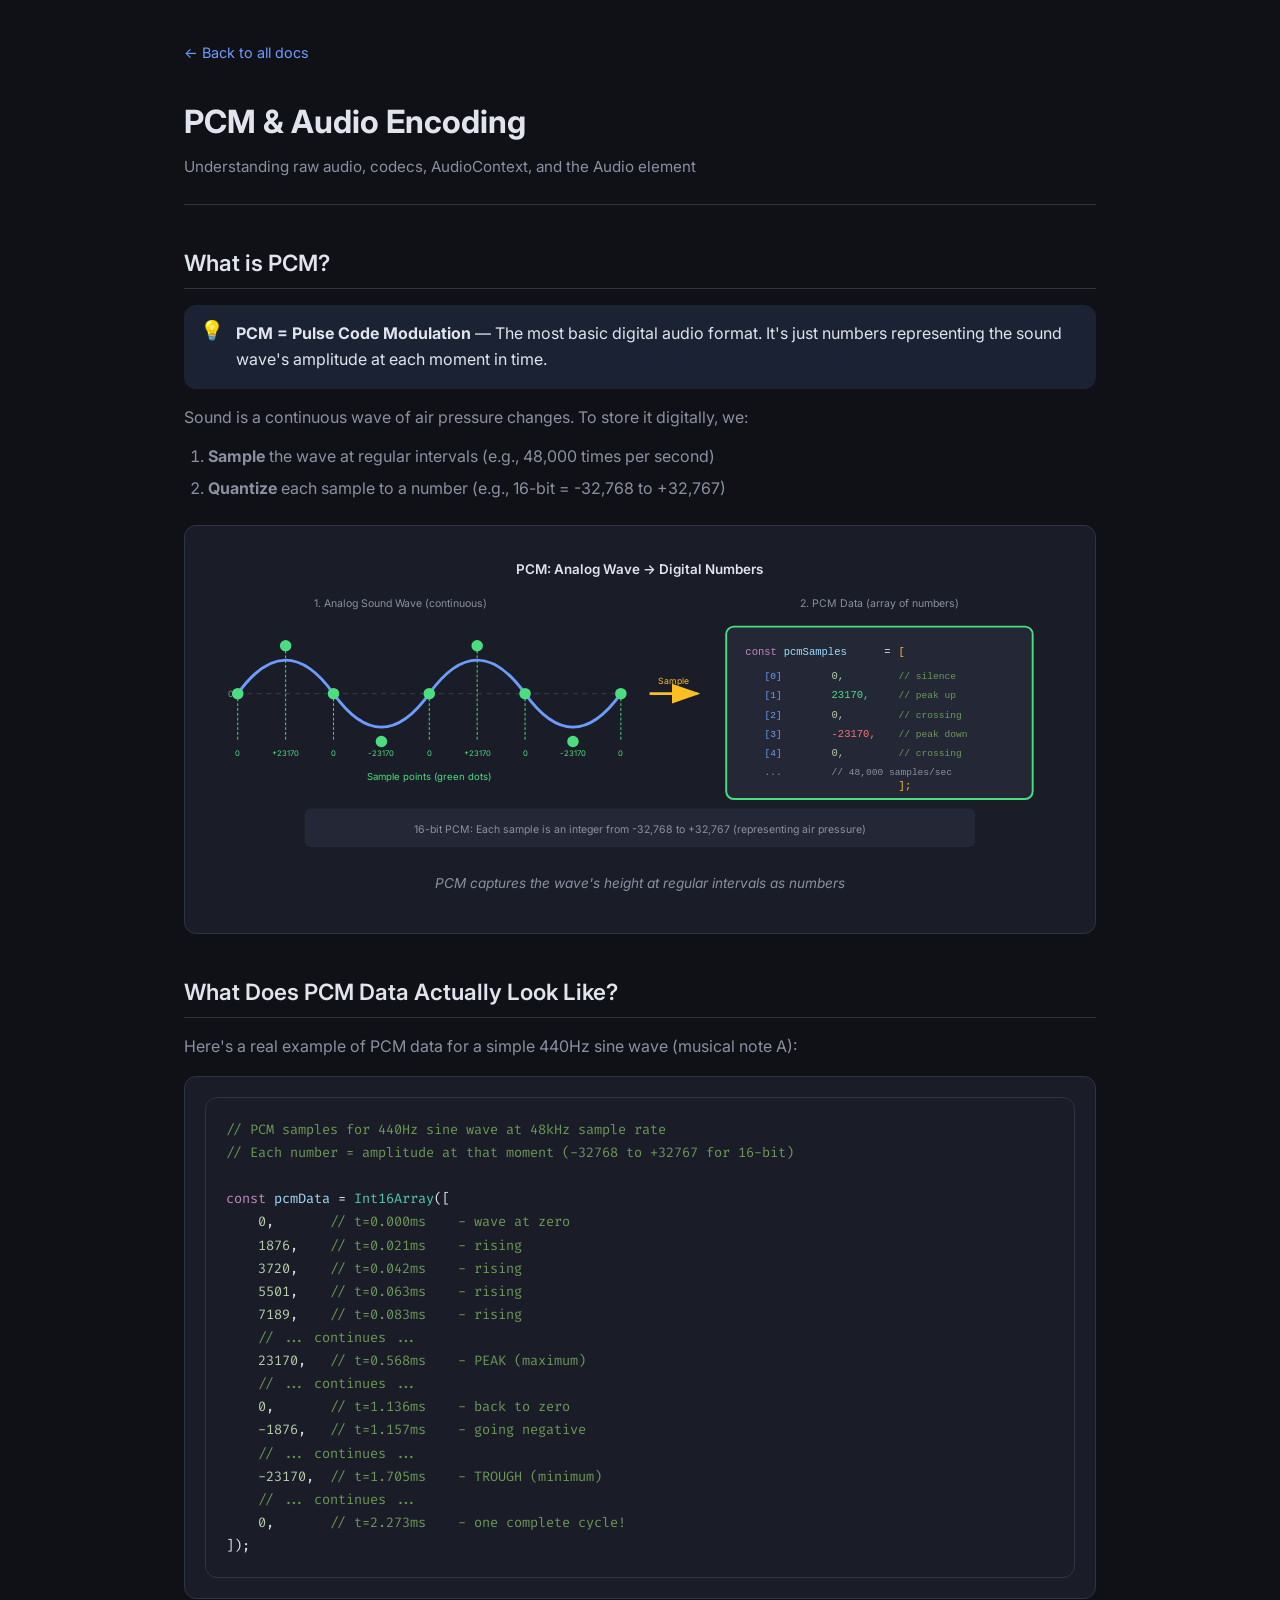
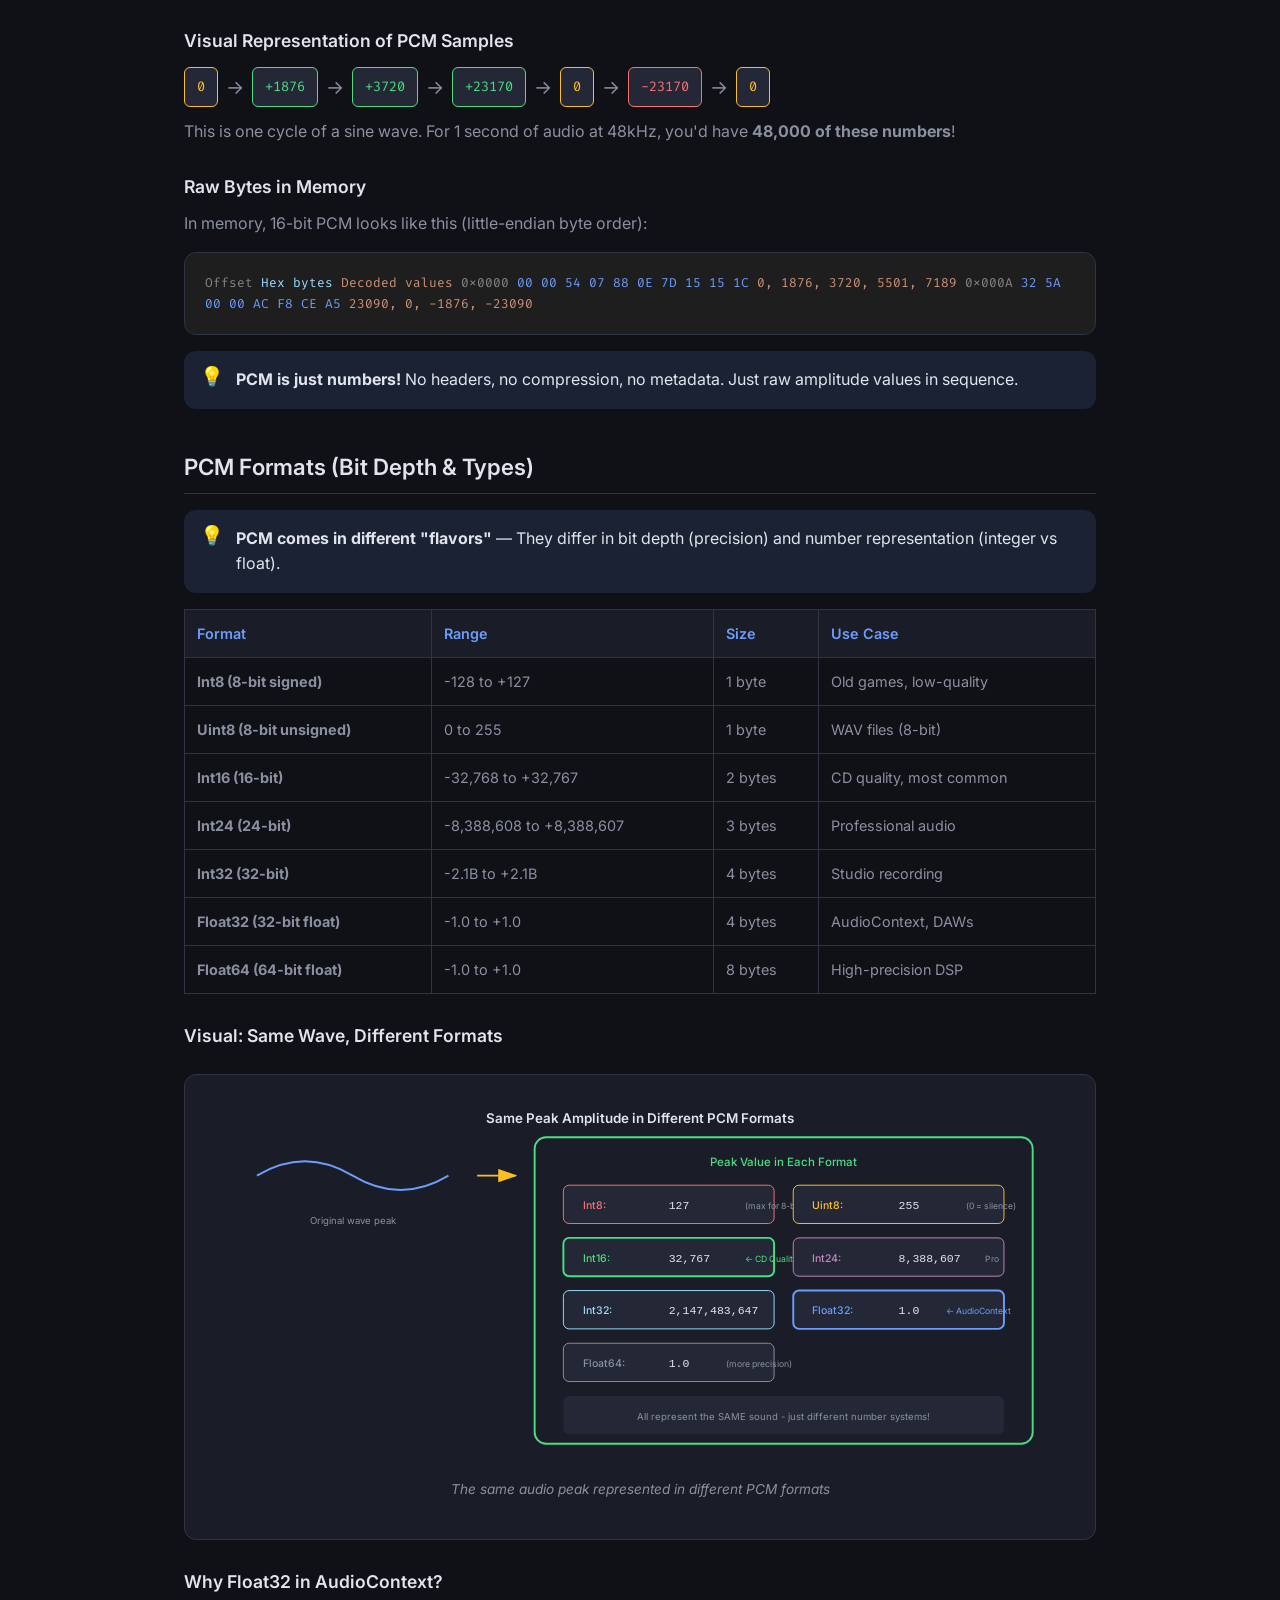
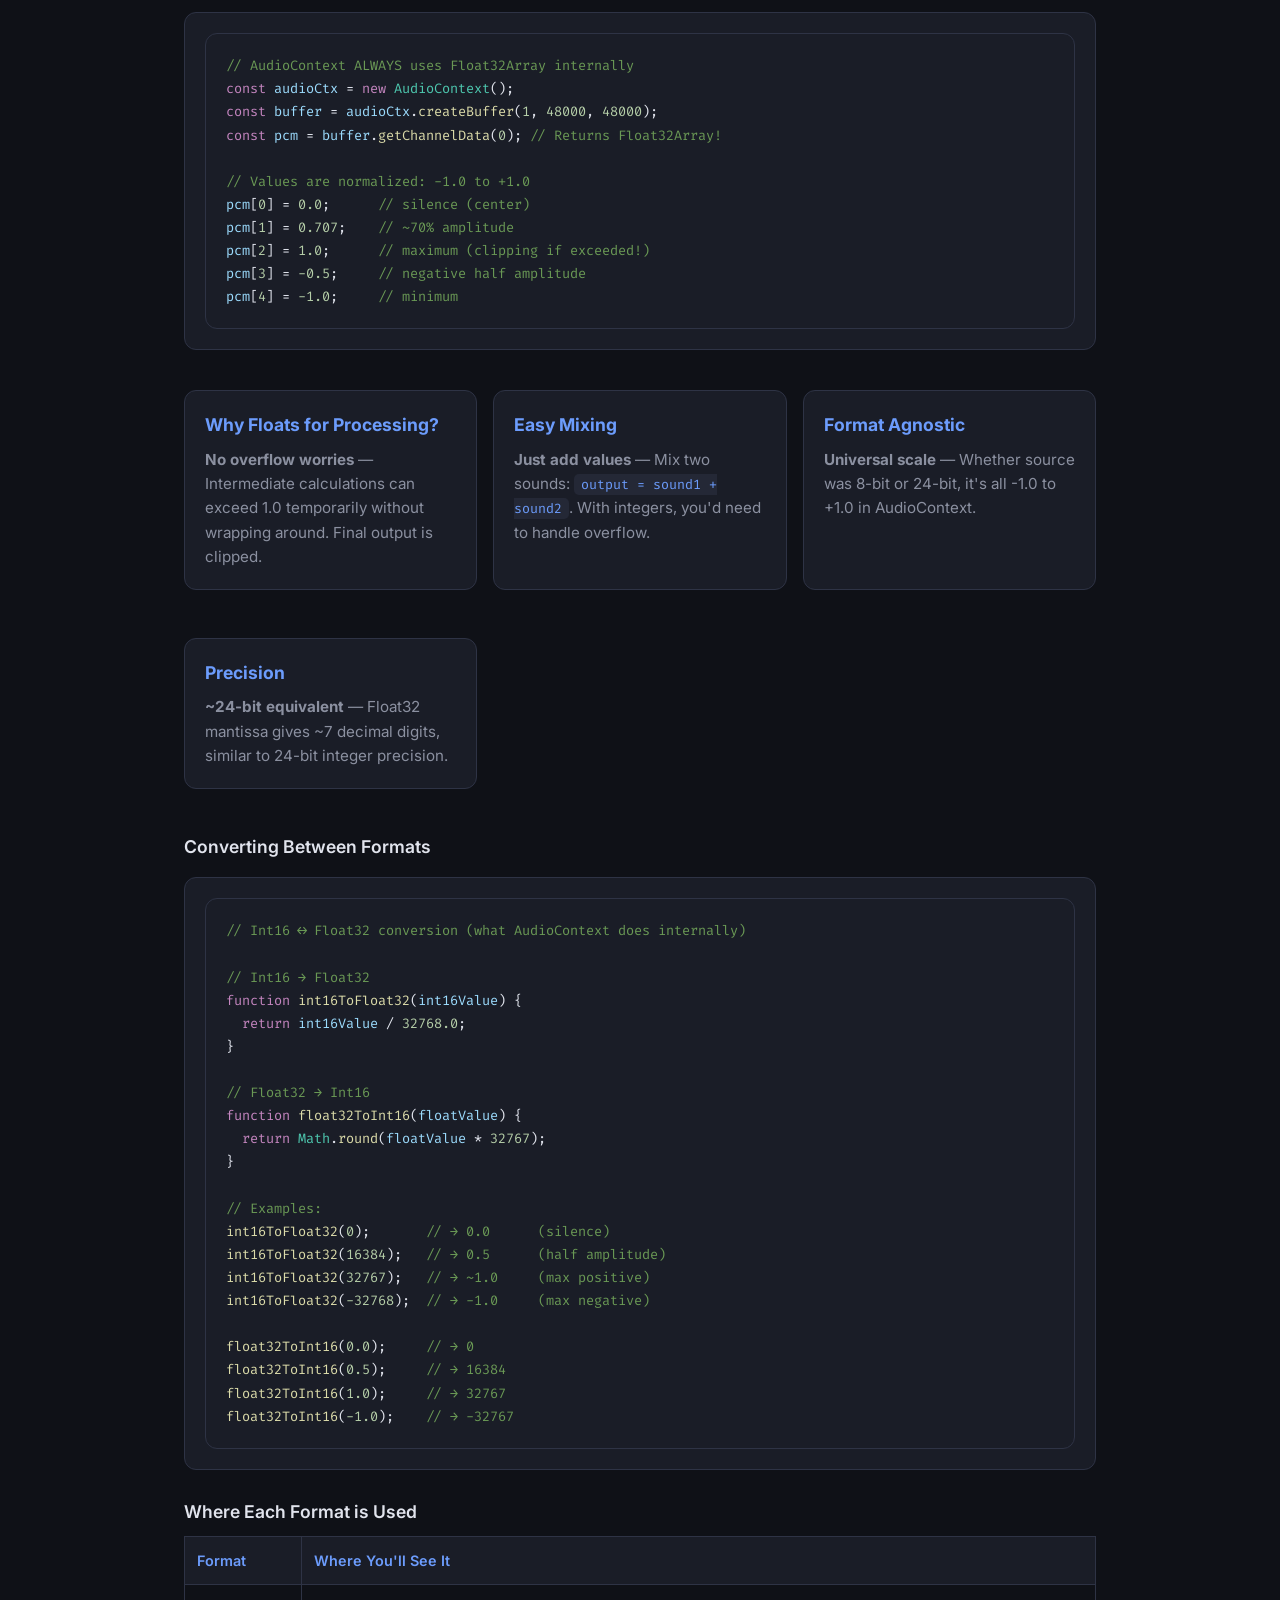
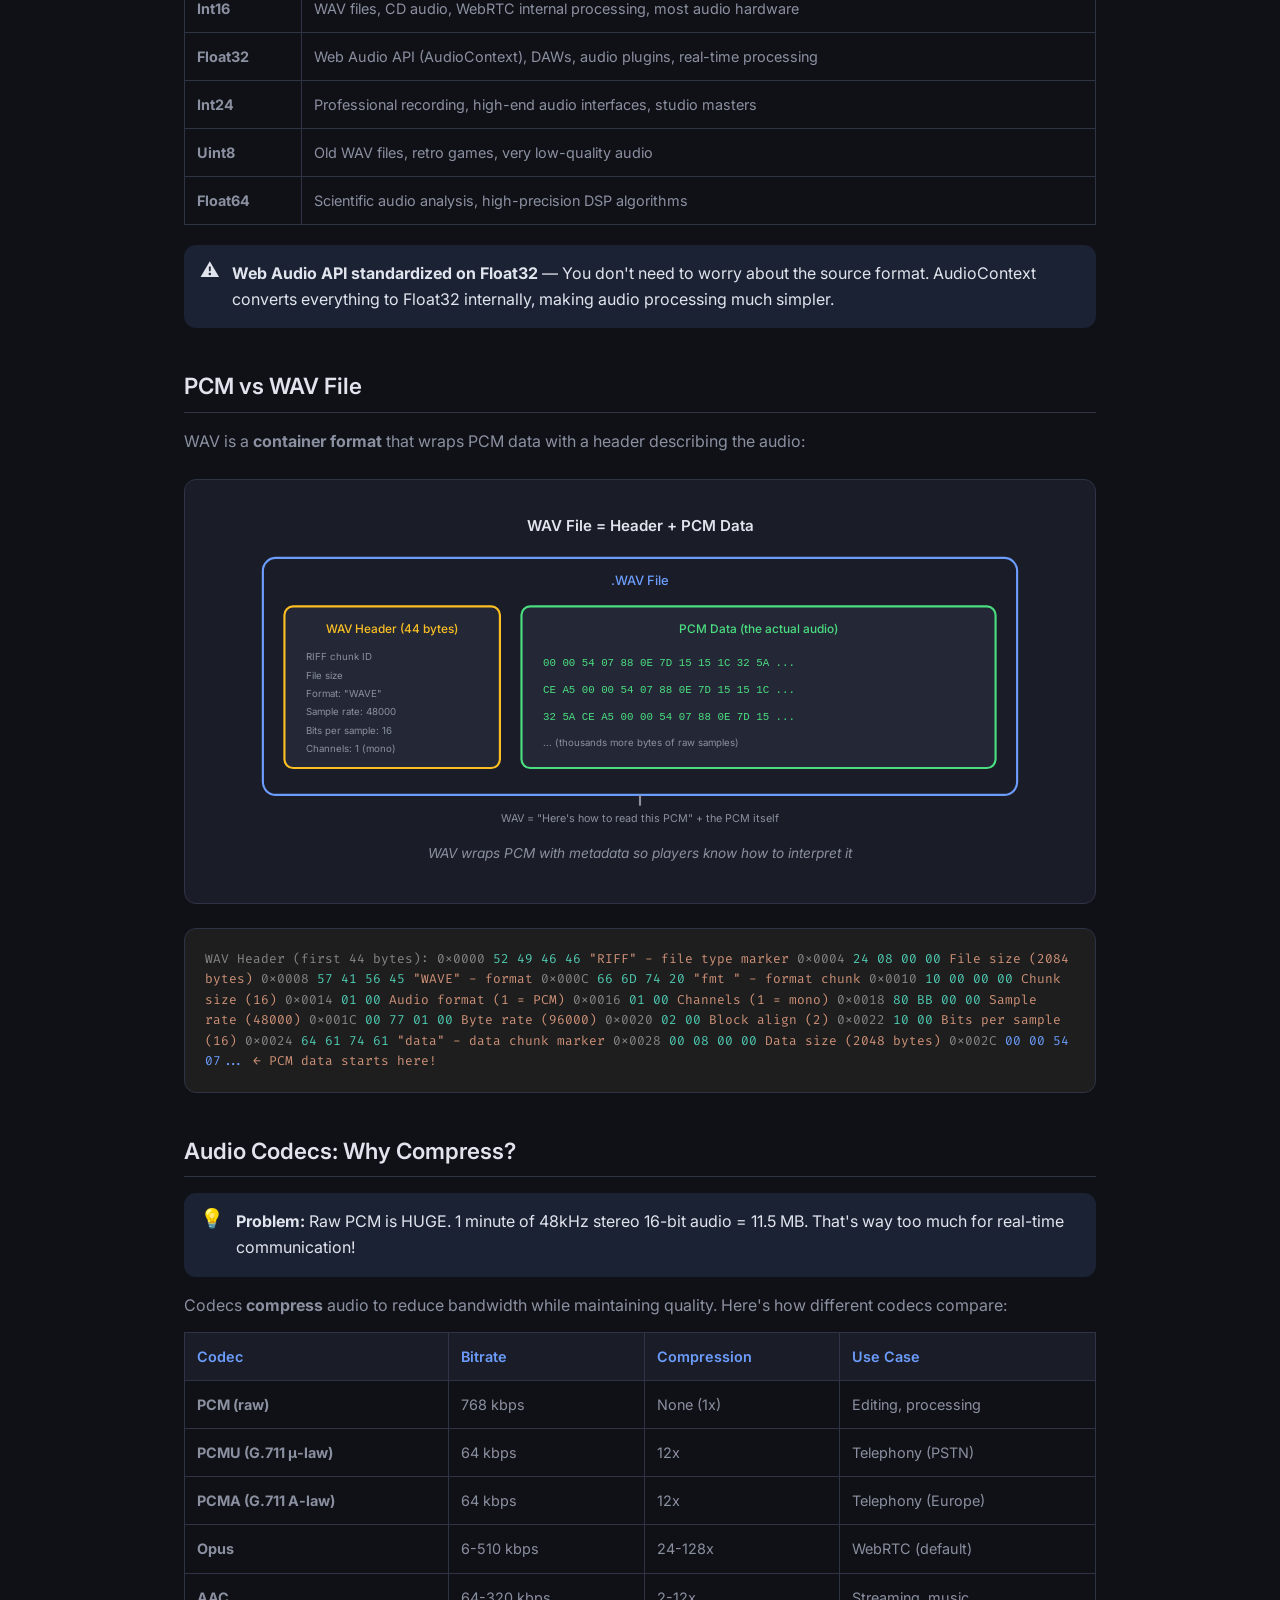
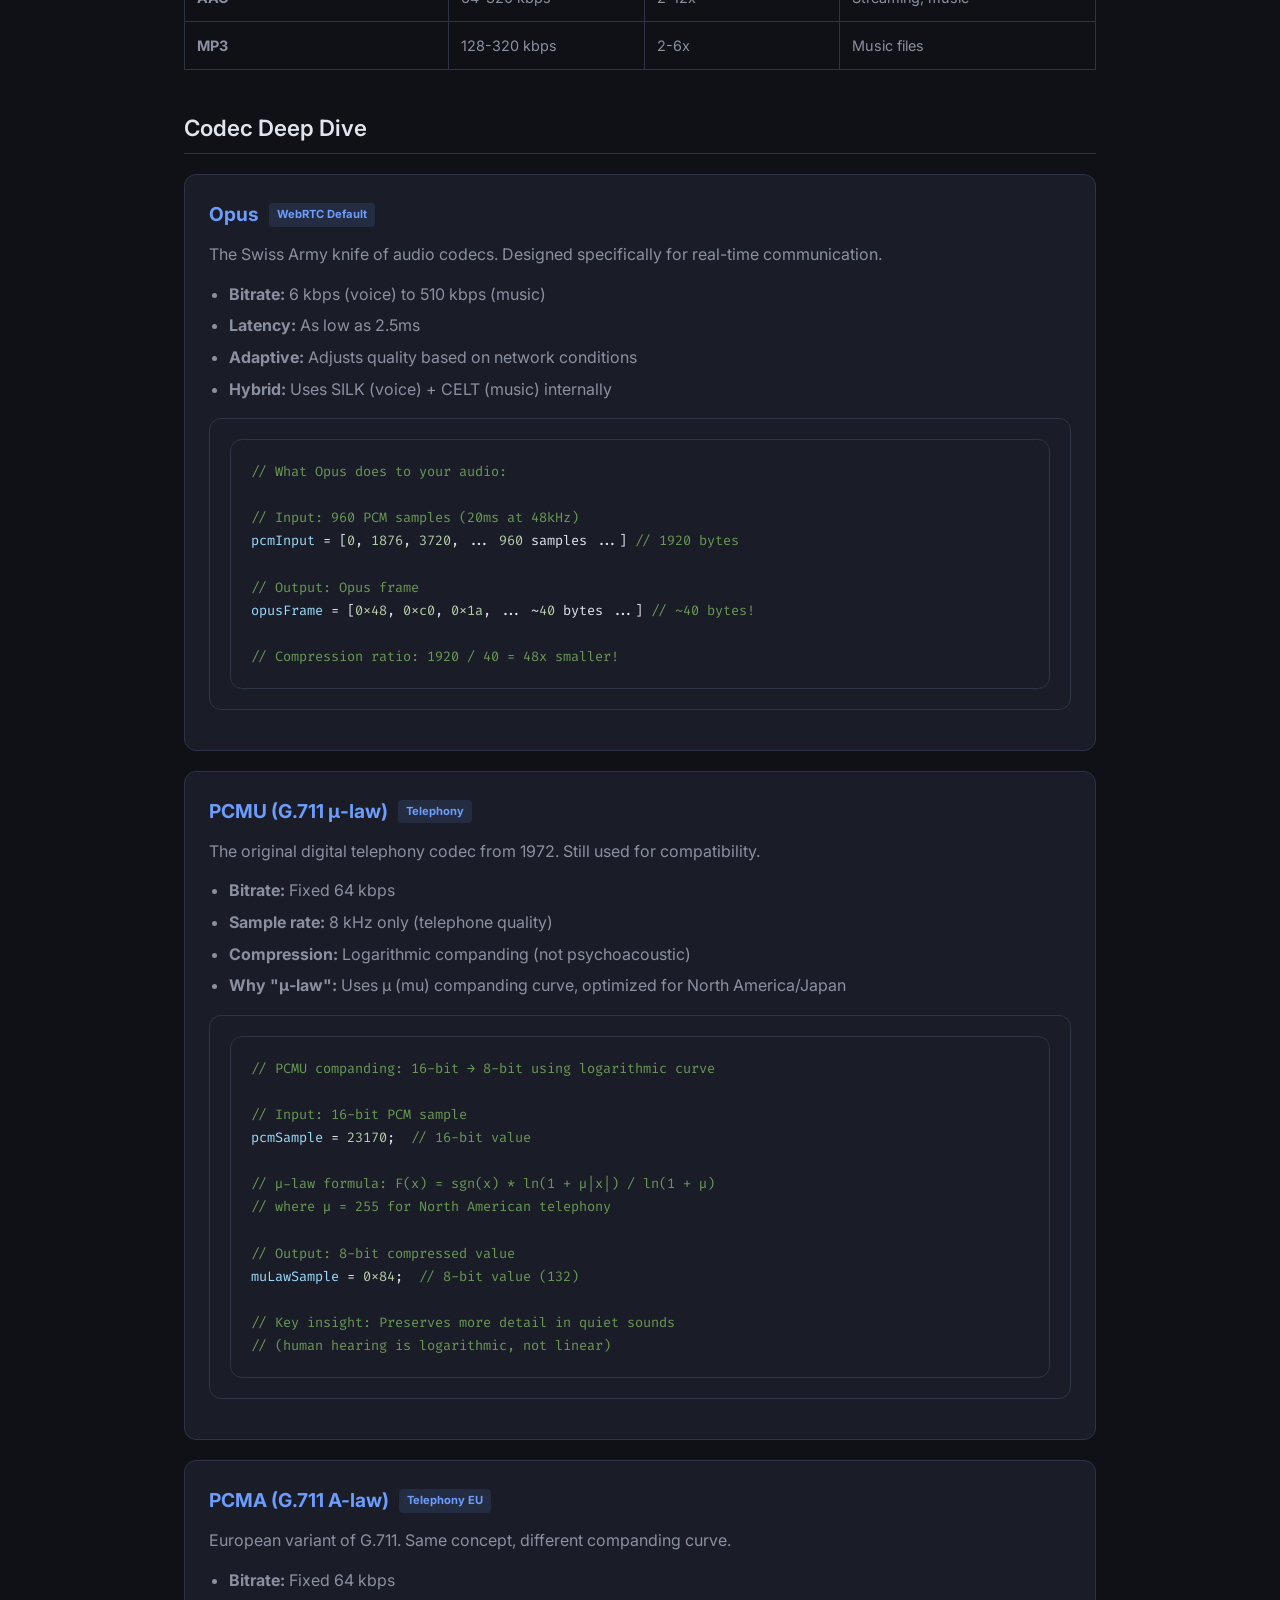
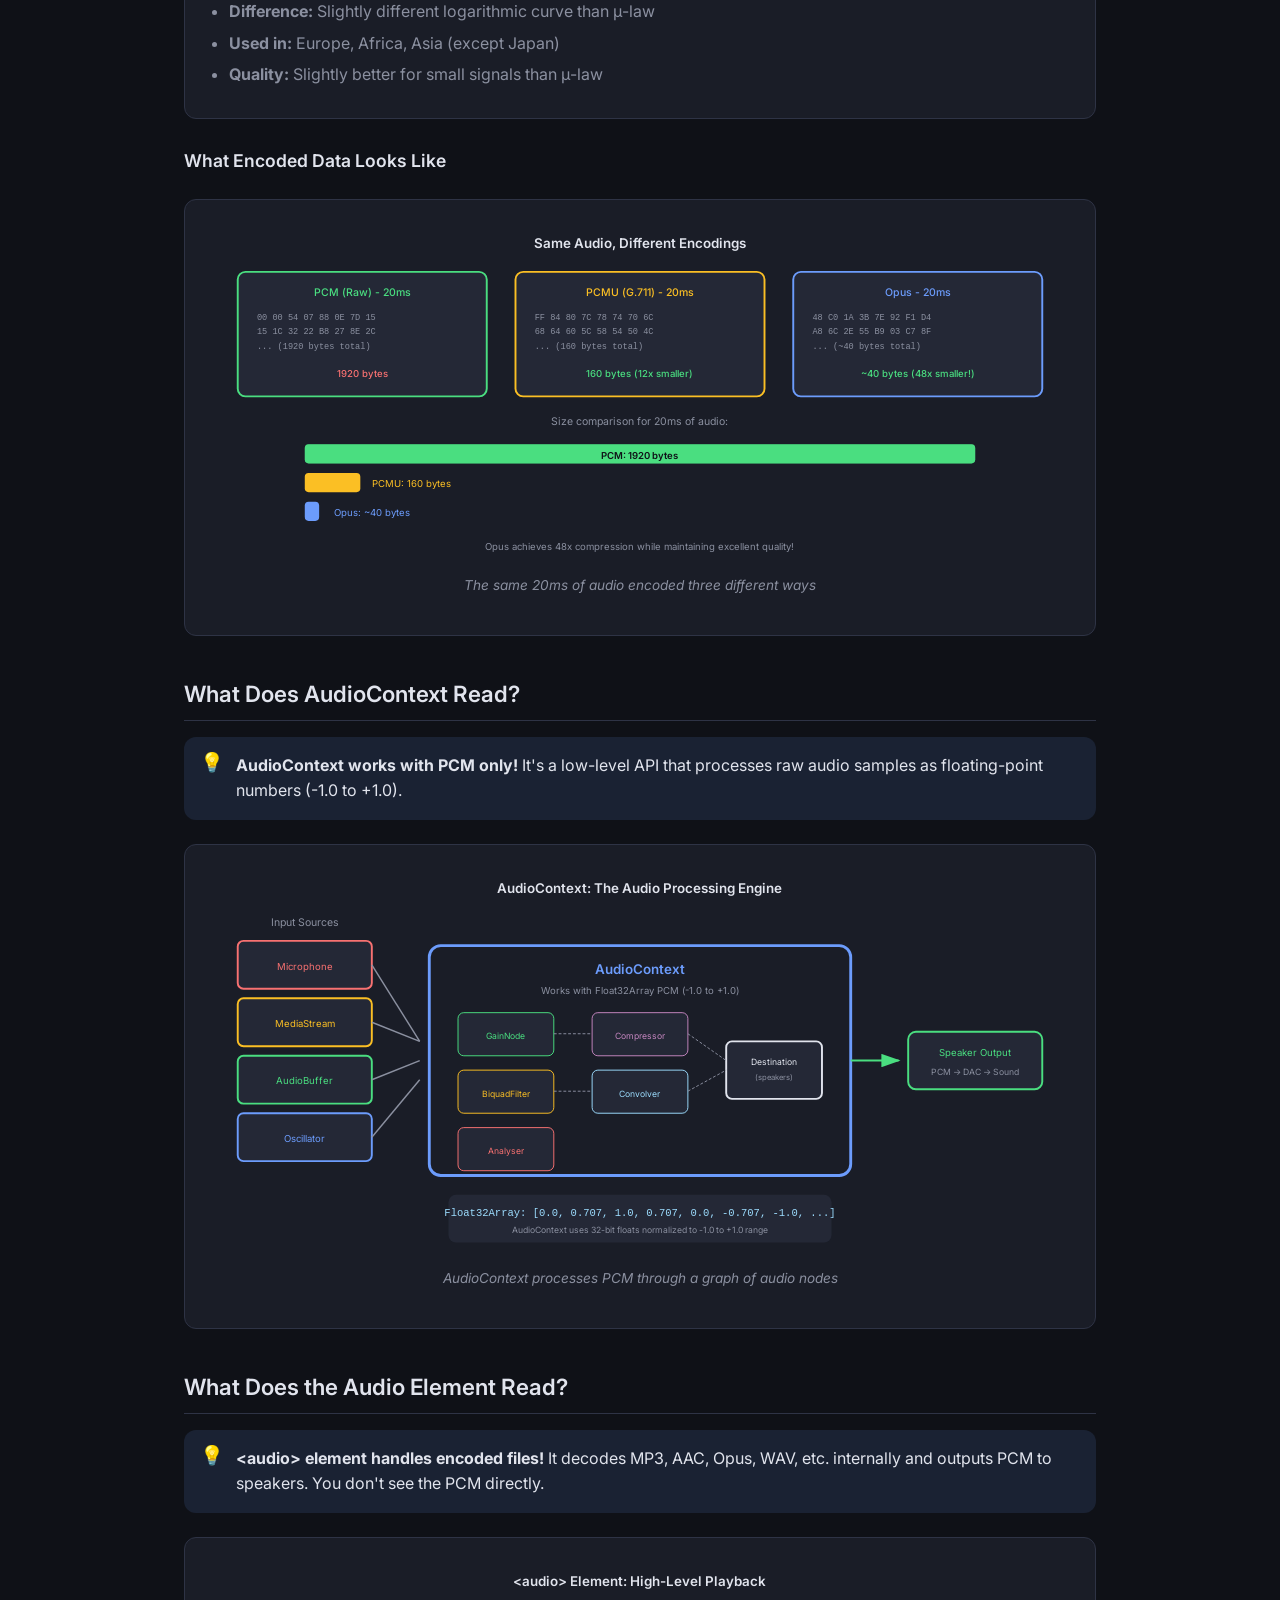
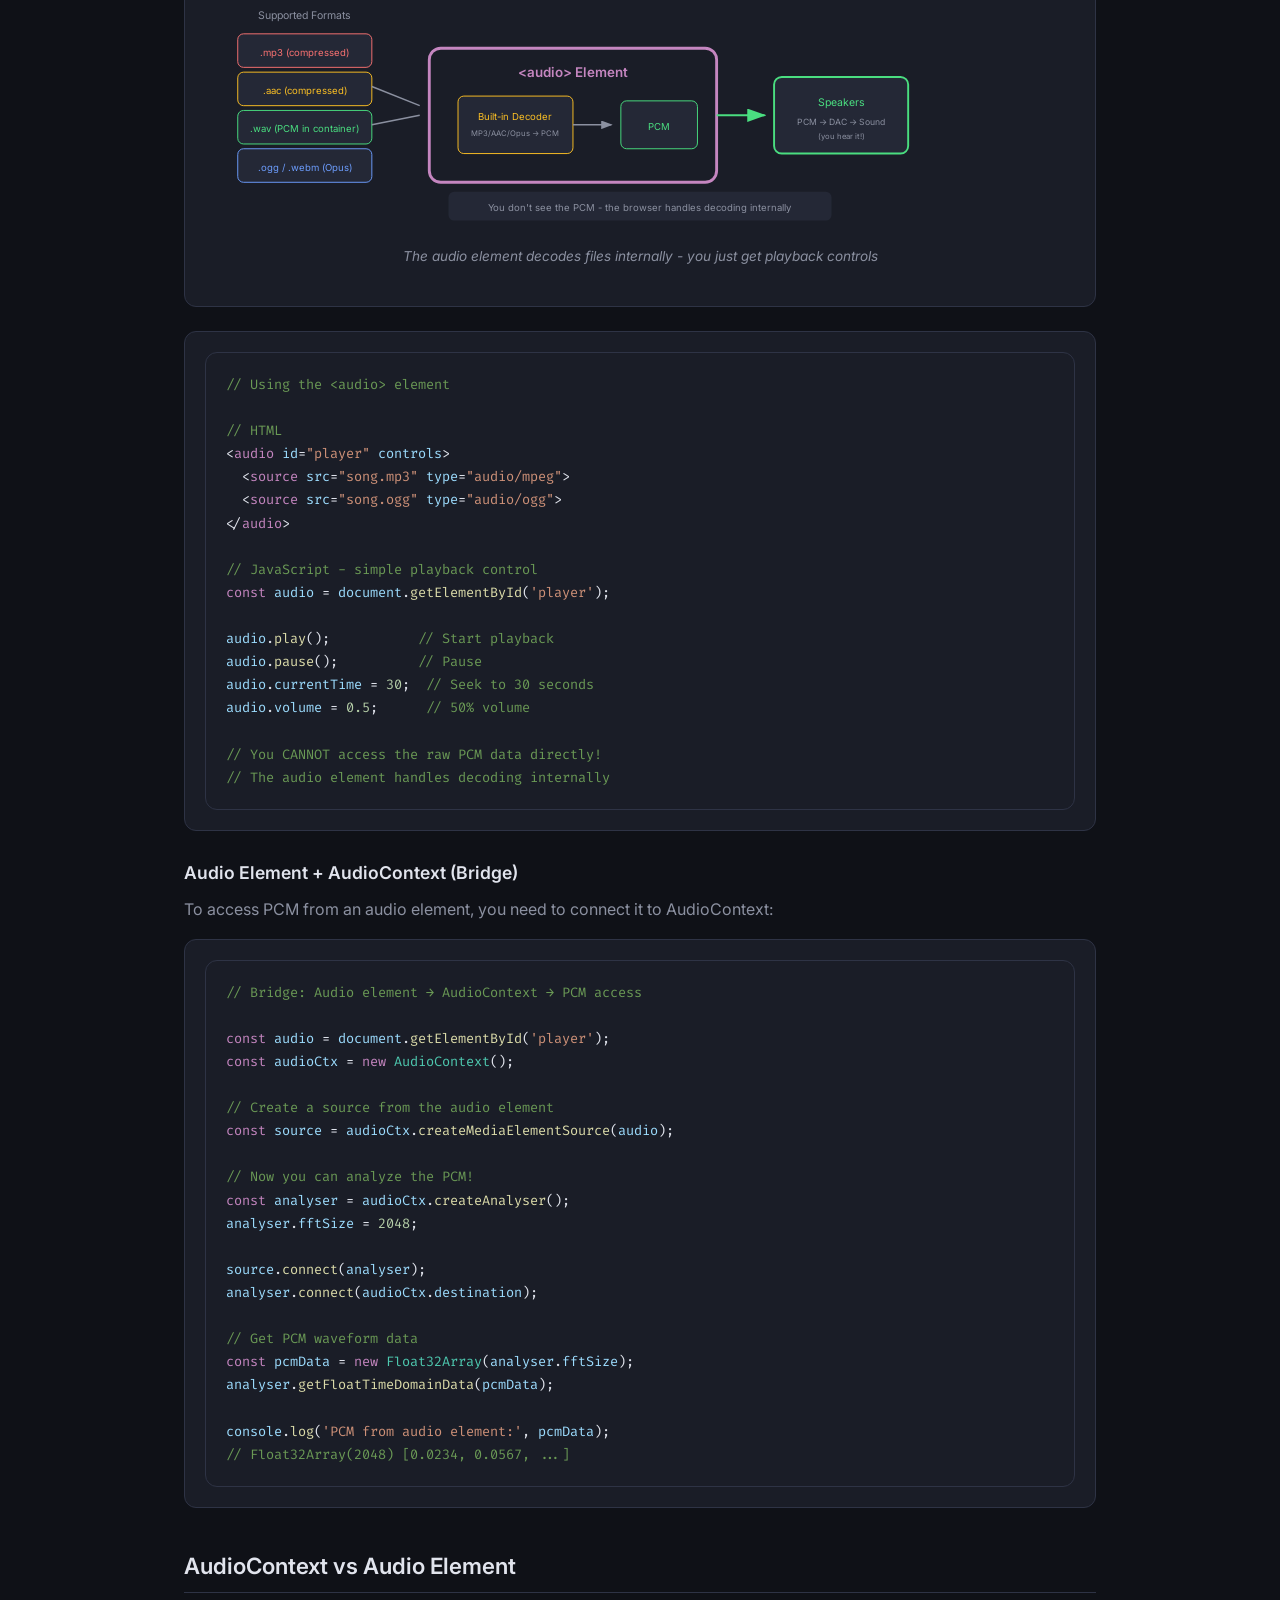
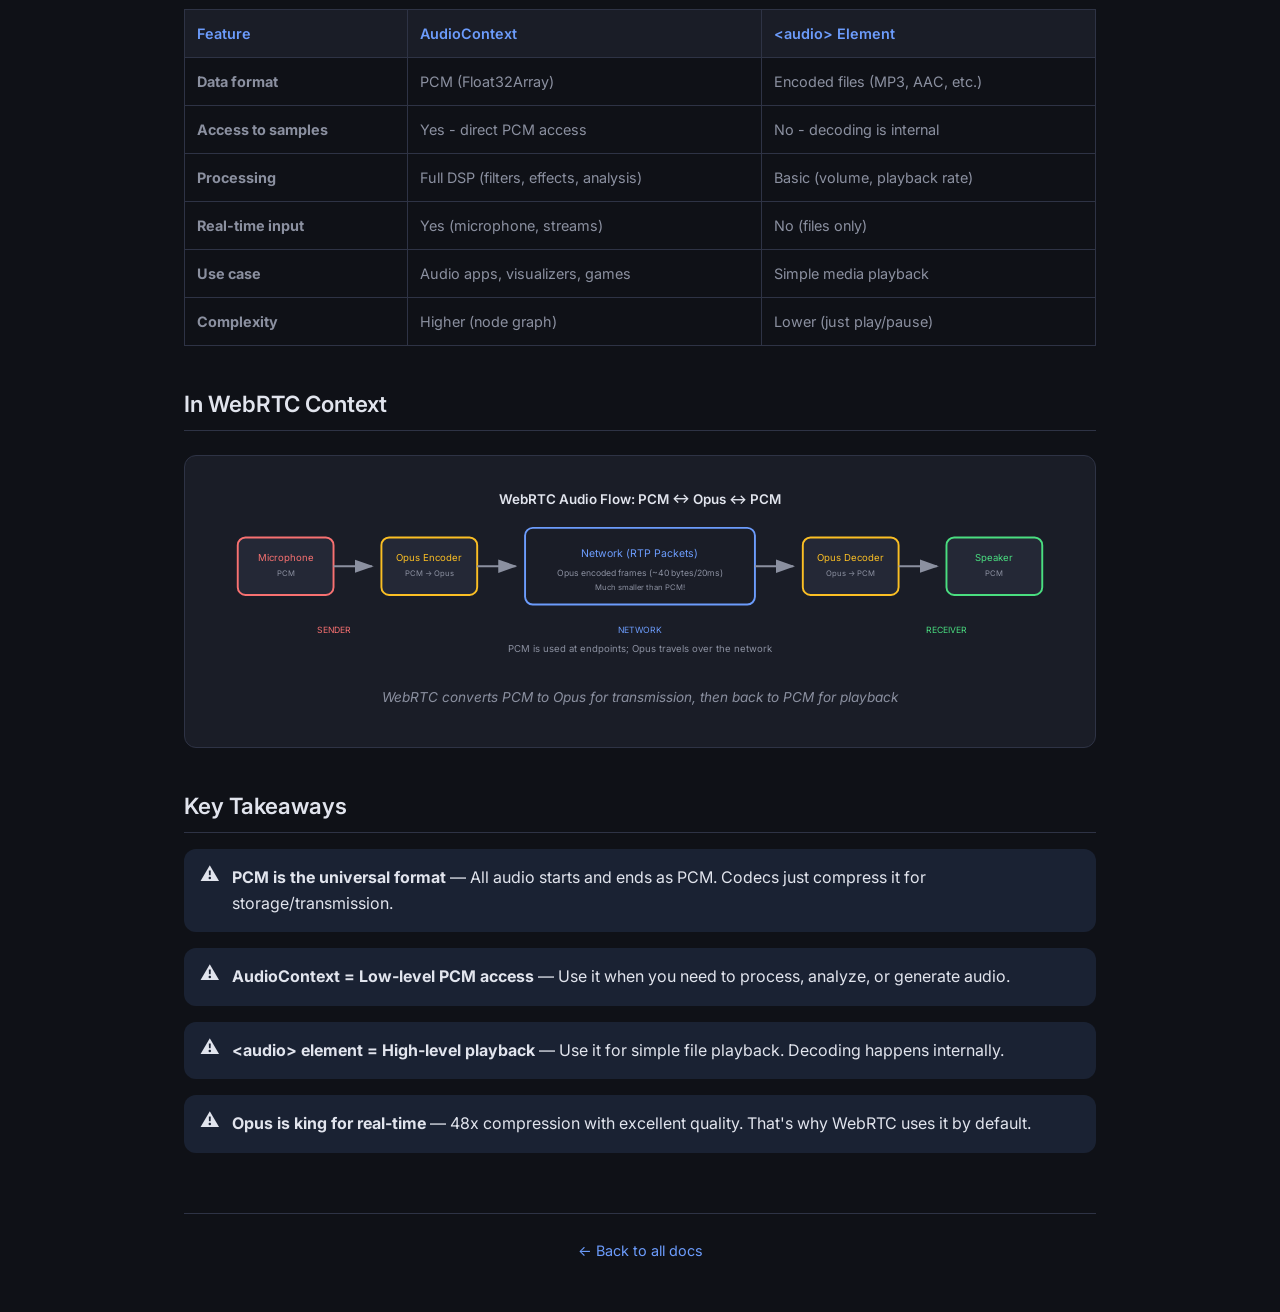
<file: docs/pcm-and-audio-encoding.html>
<!DOCTYPE html>
<html lang="en">
<head>
  <meta charset="UTF-8">
  <meta name="viewport" content="width=device-width, initial-scale=1.0">
  <title>PCM &amp; Audio Encoding &mdash; WebRTC Docs</title>
  <link rel="preconnect" href="https://fonts.googleapis.com">
  <link href="https://fonts.googleapis.com/css2?family=Inter:wght@400;600;700&family=Fira+Code:wght@400;500&display=swap" rel="stylesheet">
  <link rel="stylesheet" href="../css/style.css">
  <style>
    .diagram {
      background: var(--surface);
      border: 1px solid var(--border);
      border-radius: var(--radius);
      padding: 24px;
      margin: 24px 0;
      overflow-x: auto;
    }
    .diagram svg {
      display: block;
      margin: 0 auto;
      max-width: 100%;
      height: auto;
    }
    .diagram-caption {
      text-align: center;
      font-size: 0.85rem;
      color: var(--text-muted);
      margin-top: 16px;
      font-style: italic;
    }
    .component-card {
      background: var(--surface);
      border: 1px solid var(--border);
      border-radius: var(--radius);
      padding: 20px;
      margin: 16px 0;
    }
    .component-card h4 {
      color: var(--accent);
      font-size: 1.1rem;
      margin-bottom: 8px;
    }
    .component-card p {
      margin: 0;
      color: var(--text-muted);
      font-size: 0.95rem;
    }
    .key-point {
      display: flex;
      align-items: flex-start;
      gap: 12px;
      padding: 16px;
      background: var(--accent-dim);
      border-radius: var(--radius);
      margin: 16px 0;
    }
    .key-point-icon {
      font-size: 1.2rem;
      line-height: 1;
    }
    .key-point p {
      margin: 0;
      color: var(--text);
    }
    .component-grid {
      display: grid;
      grid-template-columns: repeat(auto-fill, minmax(280px, 1fr));
      gap: 16px;
      margin: 24px 0;
    }
    .code-block {
      background: var(--surface);
      border: 1px solid var(--border);
      border-radius: var(--radius);
      padding: 20px;
      margin: 16px 0;
      overflow-x: auto;
    }
    .code-block pre {
      margin: 0;
      font-family: var(--font-mono);
      font-size: 0.85rem;
      color: var(--text);
      line-height: 1.7;
    }
    .code-block .comment {
      color: #6a9955;
    }
    .code-block .keyword {
      color: #c586c0;
    }
    .code-block .string {
      color: #ce9178;
    }
    .code-block .number {
      color: #b5cea8;
    }
    .code-block .function {
      color: #dcdcaa;
    }
    .code-block .variable {
      color: #9cdcfe;
    }
    .code-block .type {
      color: #4ec9b0;
    }
    .hex-display {
      background: #1e1e1e;
      border: 1px solid var(--border);
      border-radius: var(--radius);
      padding: 20px;
      margin: 16px 0;
      font-family: var(--font-mono);
      font-size: 0.8rem;
      overflow-x: auto;
    }
    .hex-display .offset {
      color: #858585;
    }
    .hex-display .hex {
      color: #9cdcfe;
    }
    .hex-display .ascii {
      color: #ce9178;
    }
    .hex-display .header-bytes {
      color: #4ec9b0;
    }
    .hex-display .data-bytes {
      color: #6c9cfc;
    }
    .comparison-table {
      width: 100%;
      border-collapse: collapse;
      margin: 20px 0;
    }
    .comparison-table th {
      background: var(--surface);
      padding: 12px;
      text-align: left;
      border: 1px solid var(--border);
      color: var(--accent);
    }
    .comparison-table td {
      padding: 12px;
      border: 1px solid var(--border);
      color: var(--text-muted);
    }
    .codec-card {
      background: var(--surface);
      border: 1px solid var(--border);
      border-radius: var(--radius);
      padding: 24px;
      margin: 20px 0;
    }
    .codec-card h4 {
      color: var(--accent);
      font-size: 1.2rem;
      margin-bottom: 12px;
      display: flex;
      align-items: center;
      gap: 10px;
    }
    .codec-card .badge {
      font-size: 0.7rem;
      padding: 3px 8px;
      border-radius: 4px;
      background: var(--accent-dim);
      color: var(--accent);
    }
    .codec-card ul {
      margin: 12px 0 0 20px;
      color: var(--text-muted);
    }
    .codec-card li {
      margin-bottom: 6px;
    }
    .visual-sample {
      display: flex;
      align-items: center;
      gap: 8px;
      flex-wrap: wrap;
      margin: 12px 0;
    }
    .sample-box {
      background: var(--surface-hover);
      border: 1px solid var(--border);
      border-radius: 6px;
      padding: 8px 12px;
      font-family: var(--font-mono);
      font-size: 0.85rem;
    }
    .sample-box.positive {
      border-color: #4ade80;
      color: #4ade80;
    }
    .sample-box.negative {
      border-color: #f87171;
      color: #f87171;
    }
    .sample-box.zero {
      border-color: #fbbf24;
      color: #fbbf24;
    }
    .flow-arrow {
      color: var(--text-muted);
      font-size: 1.2rem;
    }
  </style>
</head>
<body>

  <div class="container">
    <header class="doc-header">
      <a href="../index.html">&larr; Back to all docs</a>
      <h1>PCM &amp; Audio Encoding</h1>
      <p class="subtitle">Understanding raw audio, codecs, AudioContext, and the Audio element</p>
    </header>

    <article class="doc-content">

      <!-- ============================================ -->
      <!-- SECTION: What is PCM? -->
      <!-- ============================================ -->
      <h2>What is PCM?</h2>

      <div class="key-point">
        <span class="key-point-icon">&#128161;</span>
        <p><strong>PCM = Pulse Code Modulation</strong> &mdash; The most basic digital audio format. It's just numbers representing the sound wave's amplitude at each moment in time.</p>
      </div>

      <p>Sound is a continuous wave of air pressure changes. To store it digitally, we:</p>
      <ol>
        <li><strong>Sample</strong> the wave at regular intervals (e.g., 48,000 times per second)</li>
        <li><strong>Quantize</strong> each sample to a number (e.g., 16-bit = -32,768 to +32,767)</li>
      </ol>

      <div class="diagram">
        <svg viewBox="0 0 900 320" xmlns="http://www.w3.org/2000/svg">
          <text x="450" y="25" text-anchor="middle" fill="#e1e4ed" font-size="14" font-weight="600">PCM: Analog Wave → Digital Numbers</text>
          
          <!-- Analog wave section -->
          <text x="200" y="60" text-anchor="middle" fill="#8b90a0" font-size="11">1. Analog Sound Wave (continuous)</text>
          
          <!-- Smooth sine wave -->
          <path d="M30 150 Q80 80 130 150 Q180 220 230 150 Q280 80 330 150 Q380 220 430 150" 
                fill="none" stroke="#6c9cfc" stroke-width="3"/>
          
          <!-- Zero line -->
          <line x1="30" y1="150" x2="430" y2="150" stroke="#3a3f50" stroke-width="1" stroke-dasharray="5,5"/>
          <text x="20" y="154" fill="#8b90a0" font-size="9">0</text>
          
          <!-- Sampling points with values -->
          <g>
            <!-- Sample 0 -->
            <circle cx="30" cy="150" r="6" fill="#4ade80"/>
            <line x1="30" y1="150" x2="30" y2="200" stroke="#4ade80" stroke-width="1" stroke-dasharray="3,2"/>
            <text x="30" y="215" text-anchor="middle" fill="#4ade80" font-size="8">0</text>
            
            <!-- Sample 1 -->
            <circle cx="80" cy="100" r="6" fill="#4ade80"/>
            <line x1="80" y1="100" x2="80" y2="200" stroke="#4ade80" stroke-width="1" stroke-dasharray="3,2"/>
            <text x="80" y="215" text-anchor="middle" fill="#4ade80" font-size="8">+23170</text>
            
            <!-- Sample 2 -->
            <circle cx="130" cy="150" r="6" fill="#4ade80"/>
            <line x1="130" y1="150" x2="130" y2="200" stroke="#4ade80" stroke-width="1" stroke-dasharray="3,2"/>
            <text x="130" y="215" text-anchor="middle" fill="#4ade80" font-size="8">0</text>
            
            <!-- Sample 3 -->
            <circle cx="180" cy="200" r="6" fill="#4ade80"/>
            <line x1="180" y1="200" x2="180" y2="200" stroke="#4ade80" stroke-width="1" stroke-dasharray="3,2"/>
            <text x="180" y="215" text-anchor="middle" fill="#4ade80" font-size="8">-23170</text>
            
            <!-- Sample 4 -->
            <circle cx="230" cy="150" r="6" fill="#4ade80"/>
            <line x1="230" y1="150" x2="230" y2="200" stroke="#4ade80" stroke-width="1" stroke-dasharray="3,2"/>
            <text x="230" y="215" text-anchor="middle" fill="#4ade80" font-size="8">0</text>
            
            <!-- Sample 5 -->
            <circle cx="280" cy="100" r="6" fill="#4ade80"/>
            <line x1="280" y1="100" x2="280" y2="200" stroke="#4ade80" stroke-width="1" stroke-dasharray="3,2"/>
            <text x="280" y="215" text-anchor="middle" fill="#4ade80" font-size="8">+23170</text>
            
            <!-- Sample 6 -->
            <circle cx="330" cy="150" r="6" fill="#4ade80"/>
            <line x1="330" y1="150" x2="330" y2="200" stroke="#4ade80" stroke-width="1" stroke-dasharray="3,2"/>
            <text x="330" y="215" text-anchor="middle" fill="#4ade80" font-size="8">0</text>
            
            <!-- Sample 7 -->
            <circle cx="380" cy="200" r="6" fill="#4ade80"/>
            <line x1="380" y1="200" x2="380" y2="200" stroke="#4ade80" stroke-width="1" stroke-dasharray="3,2"/>
            <text x="380" y="215" text-anchor="middle" fill="#4ade80" font-size="8">-23170</text>
            
            <!-- Sample 8 -->
            <circle cx="430" cy="150" r="6" fill="#4ade80"/>
            <line x1="430" y1="150" x2="430" y2="200" stroke="#4ade80" stroke-width="1" stroke-dasharray="3,2"/>
            <text x="430" y="215" text-anchor="middle" fill="#4ade80" font-size="8">0</text>
          </g>
          
          <text x="230" y="240" text-anchor="middle" fill="#4ade80" font-size="10">Sample points (green dots)</text>
          
          <!-- Arrow -->
          <path d="M460 150 L510 150" stroke="#fbbf24" stroke-width="3" marker-end="url(#arr-pcm)"/>
          <text x="485" y="140" text-anchor="middle" fill="#fbbf24" font-size="9">Sample</text>
          
          <!-- PCM Array representation -->
          <text x="700" y="60" text-anchor="middle" fill="#8b90a0" font-size="11">2. PCM Data (array of numbers)</text>
          
          <rect x="540" y="80" width="320" height="180" rx="8" fill="#242836" stroke="#4ade80" stroke-width="2"/>
          
          <text x="560" y="110" fill="#c586c0" font-family="monospace" font-size="11">const</text>
          <text x="600" y="110" fill="#9cdcfe" font-family="monospace" font-size="11">pcmSamples</text>
          <text x="705" y="110" fill="#e1e4ed" font-family="monospace" font-size="11">=</text>
          <text x="720" y="110" fill="#fbbf24" font-family="monospace" font-size="11">[</text>
          
          <text x="580" y="135" fill="#6c9cfc" font-family="monospace" font-size="10">[0]</text>
          <text x="650" y="135" fill="#b5cea8" font-family="monospace" font-size="11">0,</text>
          <text x="720" y="135" fill="#6a9955" font-family="monospace" font-size="10">// silence</text>
          
          <text x="580" y="155" fill="#6c9cfc" font-family="monospace" font-size="10">[1]</text>
          <text x="650" y="155" fill="#4ade80" font-family="monospace" font-size="11">23170,</text>
          <text x="720" y="155" fill="#6a9955" font-family="monospace" font-size="10">// peak up</text>
          
          <text x="580" y="175" fill="#6c9cfc" font-family="monospace" font-size="10">[2]</text>
          <text x="650" y="175" fill="#b5cea8" font-family="monospace" font-size="11">0,</text>
          <text x="720" y="175" fill="#6a9955" font-family="monospace" font-size="10">// crossing</text>
          
          <text x="580" y="195" fill="#6c9cfc" font-family="monospace" font-size="10">[3]</text>
          <text x="650" y="195" fill="#f87171" font-family="monospace" font-size="11">-23170,</text>
          <text x="720" y="195" fill="#6a9955" font-family="monospace" font-size="10">// peak down</text>
          
          <text x="580" y="215" fill="#6c9cfc" font-family="monospace" font-size="10">[4]</text>
          <text x="650" y="215" fill="#b5cea8" font-family="monospace" font-size="11">0,</text>
          <text x="720" y="215" fill="#6a9955" font-family="monospace" font-size="10">// crossing</text>
          
          <text x="580" y="235" fill="#8b90a0" font-family="monospace" font-size="10">...</text>
          <text x="650" y="235" fill="#8b90a0" font-family="monospace" font-size="10">// 48,000 samples/sec</text>
          
          <text x="720" y="250" fill="#fbbf24" font-family="monospace" font-size="11">];</text>
          
          <!-- Explanation box -->
          <rect x="100" y="270" width="700" height="40" rx="6" fill="#242836"/>
          <text x="450" y="295" text-anchor="middle" fill="#8b90a0" font-size="11">16-bit PCM: Each sample is an integer from -32,768 to +32,767 (representing air pressure)</text>
          
          <defs>
            <marker id="arr-pcm" markerWidth="10" markerHeight="7" refX="9" refY="3.5" orient="auto">
              <polygon points="0 0, 10 3.5, 0 7" fill="#fbbf24"/>
            </marker>
          </defs>
        </svg>
        <p class="diagram-caption">PCM captures the wave's height at regular intervals as numbers</p>
      </div>

      <!-- ============================================ -->
      <!-- SECTION: What PCM Looks Like -->
      <!-- ============================================ -->
      <h2>What Does PCM Data Actually Look Like?</h2>

      <p>Here's a real example of PCM data for a simple 440Hz sine wave (musical note A):</p>

      <div class="code-block">
        <pre><span class="comment">// PCM samples for 440Hz sine wave at 48kHz sample rate</span>
<span class="comment">// Each number = amplitude at that moment (-32768 to +32767 for 16-bit)</span>

<span class="keyword">const</span> <span class="variable">pcmData</span> = <span class="type">Int16Array</span>([
    <span class="number">0</span>,       <span class="comment">// t=0.000ms    - wave at zero</span>
    <span class="number">1876</span>,    <span class="comment">// t=0.021ms    - rising</span>
    <span class="number">3720</span>,    <span class="comment">// t=0.042ms    - rising</span>
    <span class="number">5501</span>,    <span class="comment">// t=0.063ms    - rising</span>
    <span class="number">7189</span>,    <span class="comment">// t=0.083ms    - rising</span>
    <span class="comment">// ... continues ...</span>
    <span class="number">23170</span>,   <span class="comment">// t=0.568ms    - PEAK (maximum)</span>
    <span class="comment">// ... continues ...</span>
    <span class="number">0</span>,       <span class="comment">// t=1.136ms    - back to zero</span>
    <span class="number">-1876</span>,   <span class="comment">// t=1.157ms    - going negative</span>
    <span class="comment">// ... continues ...</span>
    <span class="number">-23170</span>,  <span class="comment">// t=1.705ms    - TROUGH (minimum)</span>
    <span class="comment">// ... continues ...</span>
    <span class="number">0</span>,       <span class="comment">// t=2.273ms    - one complete cycle!</span>
]);</pre>
      </div>

      <h3>Visual Representation of PCM Samples</h3>
      
      <div class="visual-sample">
        <div class="sample-box zero">0</div>
        <span class="flow-arrow">→</span>
        <div class="sample-box positive">+1876</div>
        <span class="flow-arrow">→</span>
        <div class="sample-box positive">+3720</div>
        <span class="flow-arrow">→</span>
        <div class="sample-box positive">+23170</div>
        <span class="flow-arrow">→</span>
        <div class="sample-box zero">0</div>
        <span class="flow-arrow">→</span>
        <div class="sample-box negative">-23170</div>
        <span class="flow-arrow">→</span>
        <div class="sample-box zero">0</div>
      </div>

      <p>This is one cycle of a sine wave. For 1 second of audio at 48kHz, you'd have <strong>48,000 of these numbers</strong>!</p>

      <h3>Raw Bytes in Memory</h3>

      <p>In memory, 16-bit PCM looks like this (little-endian byte order):</p>

      <div class="hex-display">
<span class="offset">Offset    </span><span class="hex">Hex bytes                                      </span><span class="ascii">Decoded values</span>
<span class="offset">0x0000    </span><span class="data-bytes">00 00</span> <span class="data-bytes">54 07</span> <span class="data-bytes">88 0E</span> <span class="data-bytes">7D 15</span> <span class="data-bytes">15 1C</span>    <span class="ascii">0, 1876, 3720, 5501, 7189</span>
<span class="offset">0x000A    </span><span class="data-bytes">32 5A</span> <span class="data-bytes">00 00</span> <span class="data-bytes">AC F8</span> <span class="data-bytes">CE A5</span>          <span class="ascii">23090, 0, -1876, -23090</span>
      </div>

      <div class="key-point">
        <span class="key-point-icon">&#128161;</span>
        <p><strong>PCM is just numbers!</strong> No headers, no compression, no metadata. Just raw amplitude values in sequence.</p>
      </div>

      <!-- ============================================ -->
      <!-- SECTION: PCM Formats -->
      <!-- ============================================ -->
      <h2>PCM Formats (Bit Depth &amp; Types)</h2>

      <div class="key-point">
        <span class="key-point-icon">&#128161;</span>
        <p><strong>PCM comes in different "flavors"</strong> &mdash; They differ in bit depth (precision) and number representation (integer vs float).</p>
      </div>

      <table class="comparison-table">
        <thead>
          <tr>
            <th>Format</th>
            <th>Range</th>
            <th>Size</th>
            <th>Use Case</th>
          </tr>
        </thead>
        <tbody>
          <tr>
            <td><strong>Int8 (8-bit signed)</strong></td>
            <td>-128 to +127</td>
            <td>1 byte</td>
            <td>Old games, low-quality</td>
          </tr>
          <tr>
            <td><strong>Uint8 (8-bit unsigned)</strong></td>
            <td>0 to 255</td>
            <td>1 byte</td>
            <td>WAV files (8-bit)</td>
          </tr>
          <tr>
            <td><strong>Int16 (16-bit)</strong></td>
            <td>-32,768 to +32,767</td>
            <td>2 bytes</td>
            <td>CD quality, most common</td>
          </tr>
          <tr>
            <td><strong>Int24 (24-bit)</strong></td>
            <td>-8,388,608 to +8,388,607</td>
            <td>3 bytes</td>
            <td>Professional audio</td>
          </tr>
          <tr>
            <td><strong>Int32 (32-bit)</strong></td>
            <td>-2.1B to +2.1B</td>
            <td>4 bytes</td>
            <td>Studio recording</td>
          </tr>
          <tr>
            <td><strong>Float32 (32-bit float)</strong></td>
            <td>-1.0 to +1.0</td>
            <td>4 bytes</td>
            <td>AudioContext, DAWs</td>
          </tr>
          <tr>
            <td><strong>Float64 (64-bit float)</strong></td>
            <td>-1.0 to +1.0</td>
            <td>8 bytes</td>
            <td>High-precision DSP</td>
          </tr>
        </tbody>
      </table>

      <h3>Visual: Same Wave, Different Formats</h3>

      <div class="diagram">
        <svg viewBox="0 0 900 380" xmlns="http://www.w3.org/2000/svg">
          <text x="450" y="25" text-anchor="middle" fill="#e1e4ed" font-size="14" font-weight="600">Same Peak Amplitude in Different PCM Formats</text>
          
          <!-- Sine wave reference -->
          <path d="M50 80 Q100 50 150 80 Q200 110 250 80" fill="none" stroke="#6c9cfc" stroke-width="2"/>
          <text x="150" y="130" text-anchor="middle" fill="#8b90a0" font-size="10">Original wave peak</text>
          
          <!-- Arrow -->
          <path d="M280 80 L320 80" stroke="#fbbf24" stroke-width="2" marker-end="url(#arr-fmt)"/>
          
          <!-- Format boxes -->
          <rect x="340" y="40" width="520" height="320" rx="12" fill="#1a1d27" stroke="#4ade80" stroke-width="2"/>
          <text x="600" y="70" text-anchor="middle" fill="#4ade80" font-size="12" font-weight="500">Peak Value in Each Format</text>
          
          <!-- Int8 -->
          <rect x="370" y="90" width="220" height="40" rx="6" fill="#242836" stroke="#f87171" stroke-width="1"/>
          <text x="390" y="115" fill="#f87171" font-size="11" font-weight="500">Int8:</text>
          <text x="480" y="115" fill="#e1e4ed" font-family="monospace" font-size="12">127</text>
          <text x="560" y="115" fill="#8b90a0" font-size="9">(max for 8-bit)</text>
          
          <!-- Uint8 -->
          <rect x="610" y="90" width="220" height="40" rx="6" fill="#242836" stroke="#fbbf24" stroke-width="1"/>
          <text x="630" y="115" fill="#fbbf24" font-size="11" font-weight="500">Uint8:</text>
          <text x="720" y="115" fill="#e1e4ed" font-family="monospace" font-size="12">255</text>
          <text x="790" y="115" fill="#8b90a0" font-size="9">(0 = silence)</text>
          
          <!-- Int16 -->
          <rect x="370" y="145" width="220" height="40" rx="6" fill="#242836" stroke="#4ade80" stroke-width="2"/>
          <text x="390" y="170" fill="#4ade80" font-size="11" font-weight="500">Int16:</text>
          <text x="480" y="170" fill="#e1e4ed" font-family="monospace" font-size="12">32,767</text>
          <text x="560" y="170" fill="#4ade80" font-size="9">← CD Quality</text>
          
          <!-- Int24 -->
          <rect x="610" y="145" width="220" height="40" rx="6" fill="#242836" stroke="#c586c0" stroke-width="1"/>
          <text x="630" y="170" fill="#c586c0" font-size="11" font-weight="500">Int24:</text>
          <text x="720" y="170" fill="#e1e4ed" font-family="monospace" font-size="12">8,388,607</text>
          <text x="810" y="170" fill="#8b90a0" font-size="9">Pro</text>
          
          <!-- Int32 -->
          <rect x="370" y="200" width="220" height="40" rx="6" fill="#242836" stroke="#9cdcfe" stroke-width="1"/>
          <text x="390" y="225" fill="#9cdcfe" font-size="11" font-weight="500">Int32:</text>
          <text x="480" y="225" fill="#e1e4ed" font-family="monospace" font-size="12">2,147,483,647</text>
          
          <!-- Float32 -->
          <rect x="610" y="200" width="220" height="40" rx="6" fill="#242836" stroke="#6c9cfc" stroke-width="2"/>
          <text x="630" y="225" fill="#6c9cfc" font-size="11" font-weight="500">Float32:</text>
          <text x="720" y="225" fill="#e1e4ed" font-family="monospace" font-size="12">1.0</text>
          <text x="770" y="225" fill="#6c9cfc" font-size="9">← AudioContext</text>
          
          <!-- Float64 -->
          <rect x="370" y="255" width="220" height="40" rx="6" fill="#242836" stroke="#8b90a0" stroke-width="1"/>
          <text x="390" y="280" fill="#8b90a0" font-size="11" font-weight="500">Float64:</text>
          <text x="480" y="280" fill="#e1e4ed" font-family="monospace" font-size="12">1.0</text>
          <text x="540" y="280" fill="#8b90a0" font-size="9">(more precision)</text>
          
          <!-- Key insight box -->
          <rect x="370" y="310" width="460" height="40" rx="6" fill="#242836"/>
          <text x="600" y="335" text-anchor="middle" fill="#8b90a0" font-size="10">All represent the SAME sound - just different number systems!</text>
          
          <defs>
            <marker id="arr-fmt" markerWidth="10" markerHeight="7" refX="9" refY="3.5" orient="auto">
              <polygon points="0 0, 10 3.5, 0 7" fill="#fbbf24"/>
            </marker>
          </defs>
        </svg>
        <p class="diagram-caption">The same audio peak represented in different PCM formats</p>
      </div>

      <h3>Why Float32 in AudioContext?</h3>

      <div class="code-block">
        <pre><span class="comment">// AudioContext ALWAYS uses Float32Array internally</span>
<span class="keyword">const</span> <span class="variable">audioCtx</span> = <span class="keyword">new</span> <span class="type">AudioContext</span>();
<span class="keyword">const</span> <span class="variable">buffer</span> = <span class="variable">audioCtx</span>.<span class="function">createBuffer</span>(<span class="number">1</span>, <span class="number">48000</span>, <span class="number">48000</span>);
<span class="keyword">const</span> <span class="variable">pcm</span> = <span class="variable">buffer</span>.<span class="function">getChannelData</span>(<span class="number">0</span>); <span class="comment">// Returns Float32Array!</span>

<span class="comment">// Values are normalized: -1.0 to +1.0</span>
<span class="variable">pcm</span>[<span class="number">0</span>] = <span class="number">0.0</span>;      <span class="comment">// silence (center)</span>
<span class="variable">pcm</span>[<span class="number">1</span>] = <span class="number">0.707</span>;    <span class="comment">// ~70% amplitude</span>
<span class="variable">pcm</span>[<span class="number">2</span>] = <span class="number">1.0</span>;      <span class="comment">// maximum (clipping if exceeded!)</span>
<span class="variable">pcm</span>[<span class="number">3</span>] = <span class="number">-0.5</span>;     <span class="comment">// negative half amplitude</span>
<span class="variable">pcm</span>[<span class="number">4</span>] = <span class="number">-1.0</span>;     <span class="comment">// minimum</span></pre>
      </div>

      <div class="component-grid">
        <div class="component-card">
          <h4>Why Floats for Processing?</h4>
          <p><strong>No overflow worries</strong> &mdash; Intermediate calculations can exceed 1.0 temporarily without wrapping around. Final output is clipped.</p>
        </div>
        <div class="component-card">
          <h4>Easy Mixing</h4>
          <p><strong>Just add values</strong> &mdash; Mix two sounds: <code>output = sound1 + sound2</code>. With integers, you'd need to handle overflow.</p>
        </div>
        <div class="component-card">
          <h4>Format Agnostic</h4>
          <p><strong>Universal scale</strong> &mdash; Whether source was 8-bit or 24-bit, it's all -1.0 to +1.0 in AudioContext.</p>
        </div>
        <div class="component-card">
          <h4>Precision</h4>
          <p><strong>~24-bit equivalent</strong> &mdash; Float32 mantissa gives ~7 decimal digits, similar to 24-bit integer precision.</p>
        </div>
      </div>

      <h3>Converting Between Formats</h3>

      <div class="code-block">
        <pre><span class="comment">// Int16 ↔ Float32 conversion (what AudioContext does internally)</span>

<span class="comment">// Int16 → Float32</span>
<span class="keyword">function</span> <span class="function">int16ToFloat32</span>(<span class="variable">int16Value</span>) {
  <span class="keyword">return</span> <span class="variable">int16Value</span> / <span class="number">32768.0</span>;
}

<span class="comment">// Float32 → Int16</span>
<span class="keyword">function</span> <span class="function">float32ToInt16</span>(<span class="variable">floatValue</span>) {
  <span class="keyword">return</span> <span class="type">Math</span>.<span class="function">round</span>(<span class="variable">floatValue</span> * <span class="number">32767</span>);
}

<span class="comment">// Examples:</span>
<span class="function">int16ToFloat32</span>(<span class="number">0</span>);       <span class="comment">// → 0.0      (silence)</span>
<span class="function">int16ToFloat32</span>(<span class="number">16384</span>);   <span class="comment">// → 0.5      (half amplitude)</span>
<span class="function">int16ToFloat32</span>(<span class="number">32767</span>);   <span class="comment">// → ~1.0     (max positive)</span>
<span class="function">int16ToFloat32</span>(<span class="number">-32768</span>);  <span class="comment">// → -1.0     (max negative)</span>

<span class="function">float32ToInt16</span>(<span class="number">0.0</span>);     <span class="comment">// → 0</span>
<span class="function">float32ToInt16</span>(<span class="number">0.5</span>);     <span class="comment">// → 16384</span>
<span class="function">float32ToInt16</span>(<span class="number">1.0</span>);     <span class="comment">// → 32767</span>
<span class="function">float32ToInt16</span>(<span class="number">-1.0</span>);    <span class="comment">// → -32767</span></pre>
      </div>

      <h3>Where Each Format is Used</h3>

      <table class="comparison-table">
        <thead>
          <tr>
            <th>Format</th>
            <th>Where You'll See It</th>
          </tr>
        </thead>
        <tbody>
          <tr>
            <td><strong>Int16</strong></td>
            <td>WAV files, CD audio, WebRTC internal processing, most audio hardware</td>
          </tr>
          <tr>
            <td><strong>Float32</strong></td>
            <td>Web Audio API (AudioContext), DAWs, audio plugins, real-time processing</td>
          </tr>
          <tr>
            <td><strong>Int24</strong></td>
            <td>Professional recording, high-end audio interfaces, studio masters</td>
          </tr>
          <tr>
            <td><strong>Uint8</strong></td>
            <td>Old WAV files, retro games, very low-quality audio</td>
          </tr>
          <tr>
            <td><strong>Float64</strong></td>
            <td>Scientific audio analysis, high-precision DSP algorithms</td>
          </tr>
        </tbody>
      </table>

      <div class="key-point">
        <span class="key-point-icon">&#9888;</span>
        <p><strong>Web Audio API standardized on Float32</strong> &mdash; You don't need to worry about the source format. AudioContext converts everything to Float32 internally, making audio processing much simpler.</p>
      </div>

      <!-- ============================================ -->
      <!-- SECTION: PCM vs WAV -->
      <!-- ============================================ -->
      <h2>PCM vs WAV File</h2>

      <p>WAV is a <strong>container format</strong> that wraps PCM data with a header describing the audio:</p>

      <div class="diagram">
        <svg viewBox="0 0 800 300" xmlns="http://www.w3.org/2000/svg">
          <text x="400" y="25" text-anchor="middle" fill="#e1e4ed" font-size="14" font-weight="600">WAV File = Header + PCM Data</text>
          
          <!-- WAV file container -->
          <rect x="50" y="50" width="700" height="220" rx="12" fill="none" stroke="#6c9cfc" stroke-width="2"/>
          <text x="400" y="75" text-anchor="middle" fill="#6c9cfc" font-size="12" font-weight="500">.WAV File</text>
          
          <!-- Header section -->
          <rect x="70" y="95" width="200" height="150" rx="8" fill="#242836" stroke="#fbbf24" stroke-width="2"/>
          <text x="170" y="120" text-anchor="middle" fill="#fbbf24" font-size="11" font-weight="500">WAV Header (44 bytes)</text>
          
          <text x="90" y="145" fill="#8b90a0" font-size="9">RIFF chunk ID</text>
          <text x="90" y="162" fill="#8b90a0" font-size="9">File size</text>
          <text x="90" y="179" fill="#8b90a0" font-size="9">Format: "WAVE"</text>
          <text x="90" y="196" fill="#8b90a0" font-size="9">Sample rate: 48000</text>
          <text x="90" y="213" fill="#8b90a0" font-size="9">Bits per sample: 16</text>
          <text x="90" y="230" fill="#8b90a0" font-size="9">Channels: 1 (mono)</text>
          
          <!-- PCM data section -->
          <rect x="290" y="95" width="440" height="150" rx="8" fill="#242836" stroke="#4ade80" stroke-width="2"/>
          <text x="510" y="120" text-anchor="middle" fill="#4ade80" font-size="11" font-weight="500">PCM Data (the actual audio)</text>
          
          <text x="310" y="150" fill="#4ade80" font-family="monospace" font-size="10">00 00 54 07 88 0E 7D 15 15 1C 32 5A ...</text>
          <text x="310" y="175" fill="#4ade80" font-family="monospace" font-size="10">CE A5 00 00 54 07 88 0E 7D 15 15 1C ...</text>
          <text x="310" y="200" fill="#4ade80" font-family="monospace" font-size="10">32 5A CE A5 00 00 54 07 88 0E 7D 15 ...</text>
          <text x="310" y="225" fill="#8b90a0" font-size="9">... (thousands more bytes of raw samples)</text>
          
          <!-- Arrow showing relationship -->
          <path d="M400 280 L400 270" stroke="#8b90a0" stroke-width="2"/>
          <text x="400" y="295" text-anchor="middle" fill="#8b90a0" font-size="10">WAV = "Here's how to read this PCM" + the PCM itself</text>
        </svg>
        <p class="diagram-caption">WAV wraps PCM with metadata so players know how to interpret it</p>
      </div>

      <div class="hex-display">
<span class="offset">WAV Header (first 44 bytes):</span>

<span class="offset">0x0000    </span><span class="header-bytes">52 49 46 46</span>    <span class="ascii">"RIFF" - file type marker</span>
<span class="offset">0x0004    </span><span class="header-bytes">24 08 00 00</span>    <span class="ascii">File size (2084 bytes)</span>
<span class="offset">0x0008    </span><span class="header-bytes">57 41 56 45</span>    <span class="ascii">"WAVE" - format</span>
<span class="offset">0x000C    </span><span class="header-bytes">66 6D 74 20</span>    <span class="ascii">"fmt " - format chunk</span>
<span class="offset">0x0010    </span><span class="header-bytes">10 00 00 00</span>    <span class="ascii">Chunk size (16)</span>
<span class="offset">0x0014    </span><span class="header-bytes">01 00</span>          <span class="ascii">Audio format (1 = PCM)</span>
<span class="offset">0x0016    </span><span class="header-bytes">01 00</span>          <span class="ascii">Channels (1 = mono)</span>
<span class="offset">0x0018    </span><span class="header-bytes">80 BB 00 00</span>    <span class="ascii">Sample rate (48000)</span>
<span class="offset">0x001C    </span><span class="header-bytes">00 77 01 00</span>    <span class="ascii">Byte rate (96000)</span>
<span class="offset">0x0020    </span><span class="header-bytes">02 00</span>          <span class="ascii">Block align (2)</span>
<span class="offset">0x0022    </span><span class="header-bytes">10 00</span>          <span class="ascii">Bits per sample (16)</span>
<span class="offset">0x0024    </span><span class="header-bytes">64 61 74 61</span>    <span class="ascii">"data" - data chunk marker</span>
<span class="offset">0x0028    </span><span class="header-bytes">00 08 00 00</span>    <span class="ascii">Data size (2048 bytes)</span>
<span class="offset">0x002C    </span><span class="data-bytes">00 00 54 07...</span> <span class="ascii">← PCM data starts here!</span>
      </div>

      <!-- ============================================ -->
      <!-- SECTION: Audio Codecs -->
      <!-- ============================================ -->
      <h2>Audio Codecs: Why Compress?</h2>

      <div class="key-point">
        <span class="key-point-icon">&#128161;</span>
        <p><strong>Problem:</strong> Raw PCM is HUGE. 1 minute of 48kHz stereo 16-bit audio = 11.5 MB. That's way too much for real-time communication!</p>
      </div>

      <p>Codecs <strong>compress</strong> audio to reduce bandwidth while maintaining quality. Here's how different codecs compare:</p>

      <table class="comparison-table">
        <thead>
          <tr>
            <th>Codec</th>
            <th>Bitrate</th>
            <th>Compression</th>
            <th>Use Case</th>
          </tr>
        </thead>
        <tbody>
          <tr>
            <td><strong>PCM (raw)</strong></td>
            <td>768 kbps</td>
            <td>None (1x)</td>
            <td>Editing, processing</td>
          </tr>
          <tr>
            <td><strong>PCMU (G.711 μ-law)</strong></td>
            <td>64 kbps</td>
            <td>12x</td>
            <td>Telephony (PSTN)</td>
          </tr>
          <tr>
            <td><strong>PCMA (G.711 A-law)</strong></td>
            <td>64 kbps</td>
            <td>12x</td>
            <td>Telephony (Europe)</td>
          </tr>
          <tr>
            <td><strong>Opus</strong></td>
            <td>6-510 kbps</td>
            <td>24-128x</td>
            <td>WebRTC (default)</td>
          </tr>
          <tr>
            <td><strong>AAC</strong></td>
            <td>64-320 kbps</td>
            <td>2-12x</td>
            <td>Streaming, music</td>
          </tr>
          <tr>
            <td><strong>MP3</strong></td>
            <td>128-320 kbps</td>
            <td>2-6x</td>
            <td>Music files</td>
          </tr>
        </tbody>
      </table>

      <!-- ============================================ -->
      <!-- SECTION: Codec Deep Dive -->
      <!-- ============================================ -->
      <h2>Codec Deep Dive</h2>

      <div class="codec-card">
        <h4>Opus <span class="badge">WebRTC Default</span></h4>
        <p>The Swiss Army knife of audio codecs. Designed specifically for real-time communication.</p>
        <ul>
          <li><strong>Bitrate:</strong> 6 kbps (voice) to 510 kbps (music)</li>
          <li><strong>Latency:</strong> As low as 2.5ms</li>
          <li><strong>Adaptive:</strong> Adjusts quality based on network conditions</li>
          <li><strong>Hybrid:</strong> Uses SILK (voice) + CELT (music) internally</li>
        </ul>
        
        <div class="code-block">
          <pre><span class="comment">// What Opus does to your audio:</span>

<span class="comment">// Input: 960 PCM samples (20ms at 48kHz)</span>
<span class="variable">pcmInput</span> = [<span class="number">0</span>, <span class="number">1876</span>, <span class="number">3720</span>, ... <span class="number">960</span> samples ...] <span class="comment">// 1920 bytes</span>

<span class="comment">// Output: Opus frame</span>
<span class="variable">opusFrame</span> = [<span class="number">0x48</span>, <span class="number">0xc0</span>, <span class="number">0x1a</span>, ... ~<span class="number">40</span> bytes ...] <span class="comment">// ~40 bytes!</span>

<span class="comment">// Compression ratio: 1920 / 40 = 48x smaller!</span></pre>
        </div>
      </div>

      <div class="codec-card">
        <h4>PCMU (G.711 μ-law) <span class="badge">Telephony</span></h4>
        <p>The original digital telephony codec from 1972. Still used for compatibility.</p>
        <ul>
          <li><strong>Bitrate:</strong> Fixed 64 kbps</li>
          <li><strong>Sample rate:</strong> 8 kHz only (telephone quality)</li>
          <li><strong>Compression:</strong> Logarithmic companding (not psychoacoustic)</li>
          <li><strong>Why "μ-law":</strong> Uses μ (mu) companding curve, optimized for North America/Japan</li>
        </ul>
        
        <div class="code-block">
          <pre><span class="comment">// PCMU companding: 16-bit → 8-bit using logarithmic curve</span>

<span class="comment">// Input: 16-bit PCM sample</span>
<span class="variable">pcmSample</span> = <span class="number">23170</span>;  <span class="comment">// 16-bit value</span>

<span class="comment">// μ-law formula: F(x) = sgn(x) * ln(1 + μ|x|) / ln(1 + μ)</span>
<span class="comment">// where μ = 255 for North American telephony</span>

<span class="comment">// Output: 8-bit compressed value</span>
<span class="variable">muLawSample</span> = <span class="number">0x84</span>;  <span class="comment">// 8-bit value (132)</span>

<span class="comment">// Key insight: Preserves more detail in quiet sounds</span>
<span class="comment">// (human hearing is logarithmic, not linear)</span></pre>
        </div>
      </div>

      <div class="codec-card">
        <h4>PCMA (G.711 A-law) <span class="badge">Telephony EU</span></h4>
        <p>European variant of G.711. Same concept, different companding curve.</p>
        <ul>
          <li><strong>Bitrate:</strong> Fixed 64 kbps</li>
          <li><strong>Difference:</strong> Slightly different logarithmic curve than μ-law</li>
          <li><strong>Used in:</strong> Europe, Africa, Asia (except Japan)</li>
          <li><strong>Quality:</strong> Slightly better for small signals than μ-law</li>
        </ul>
      </div>

      <h3>What Encoded Data Looks Like</h3>

      <div class="diagram">
        <svg viewBox="0 0 900 350" xmlns="http://www.w3.org/2000/svg">
          <text x="450" y="25" text-anchor="middle" fill="#e1e4ed" font-size="14" font-weight="600">Same Audio, Different Encodings</text>
          
          <!-- PCM -->
          <rect x="30" y="50" width="260" height="130" rx="8" fill="#242836" stroke="#4ade80" stroke-width="2"/>
          <text x="160" y="75" text-anchor="middle" fill="#4ade80" font-size="11" font-weight="500">PCM (Raw) - 20ms</text>
          <text x="50" y="100" fill="#8b90a0" font-family="monospace" font-size="9">00 00 54 07 88 0E 7D 15</text>
          <text x="50" y="115" fill="#8b90a0" font-family="monospace" font-size="9">15 1C 32 22 B8 27 8E 2C</text>
          <text x="50" y="130" fill="#8b90a0" font-family="monospace" font-size="9">... (1920 bytes total)</text>
          <text x="160" y="160" text-anchor="middle" fill="#f87171" font-size="10" font-weight="500">1920 bytes</text>
          
          <!-- PCMU -->
          <rect x="320" y="50" width="260" height="130" rx="8" fill="#242836" stroke="#fbbf24" stroke-width="2"/>
          <text x="450" y="75" text-anchor="middle" fill="#fbbf24" font-size="11" font-weight="500">PCMU (G.711) - 20ms</text>
          <text x="340" y="100" fill="#8b90a0" font-family="monospace" font-size="9">FF 84 80 7C 78 74 70 6C</text>
          <text x="340" y="115" fill="#8b90a0" font-family="monospace" font-size="9">68 64 60 5C 58 54 50 4C</text>
          <text x="340" y="130" fill="#8b90a0" font-family="monospace" font-size="9">... (160 bytes total)</text>
          <text x="450" y="160" text-anchor="middle" fill="#4ade80" font-size="10" font-weight="500">160 bytes (12x smaller)</text>
          
          <!-- Opus -->
          <rect x="610" y="50" width="260" height="130" rx="8" fill="#242836" stroke="#6c9cfc" stroke-width="2"/>
          <text x="740" y="75" text-anchor="middle" fill="#6c9cfc" font-size="11" font-weight="500">Opus - 20ms</text>
          <text x="630" y="100" fill="#8b90a0" font-family="monospace" font-size="9">48 C0 1A 3B 7E 92 F1 D4</text>
          <text x="630" y="115" fill="#8b90a0" font-family="monospace" font-size="9">A8 6C 2E 55 B9 03 C7 8F</text>
          <text x="630" y="130" fill="#8b90a0" font-family="monospace" font-size="9">... (~40 bytes total)</text>
          <text x="740" y="160" text-anchor="middle" fill="#4ade80" font-size="10" font-weight="500">~40 bytes (48x smaller!)</text>
          
          <!-- Comparison bars -->
          <text x="450" y="210" text-anchor="middle" fill="#8b90a0" font-size="11">Size comparison for 20ms of audio:</text>
          
          <!-- PCM bar -->
          <rect x="100" y="230" width="700" height="20" rx="4" fill="#4ade80" opacity="0.3"/>
          <rect x="100" y="230" width="700" height="20" rx="4" fill="#4ade80"/>
          <text x="450" y="245" text-anchor="middle" fill="#0f1117" font-size="10" font-weight="600">PCM: 1920 bytes</text>
          
          <!-- PCMU bar -->
          <rect x="100" y="260" width="58" height="20" rx="4" fill="#fbbf24"/>
          <text x="170" y="275" fill="#fbbf24" font-size="10">PCMU: 160 bytes</text>
          
          <!-- Opus bar -->
          <rect x="100" y="290" width="15" height="20" rx="4" fill="#6c9cfc"/>
          <text x="130" y="305" fill="#6c9cfc" font-size="10">Opus: ~40 bytes</text>
          
          <text x="450" y="340" text-anchor="middle" fill="#8b90a0" font-size="10">Opus achieves 48x compression while maintaining excellent quality!</text>
        </svg>
        <p class="diagram-caption">The same 20ms of audio encoded three different ways</p>
      </div>

      <!-- ============================================ -->
      <!-- SECTION: AudioContext -->
      <!-- ============================================ -->
      <h2>What Does AudioContext Read?</h2>

      <div class="key-point">
        <span class="key-point-icon">&#128161;</span>
        <p><strong>AudioContext works with PCM only!</strong> It's a low-level API that processes raw audio samples as floating-point numbers (-1.0 to +1.0).</p>
      </div>

      <div class="diagram">
        <svg viewBox="0 0 900 400" xmlns="http://www.w3.org/2000/svg">
          <text x="450" y="25" text-anchor="middle" fill="#e1e4ed" font-size="14" font-weight="600">AudioContext: The Audio Processing Engine</text>
          
          <!-- Input sources -->
          <text x="100" y="60" text-anchor="middle" fill="#8b90a0" font-size="11">Input Sources</text>
          
          <rect x="30" y="75" width="140" height="50" rx="6" fill="#242836" stroke="#f87171" stroke-width="2"/>
          <text x="100" y="105" text-anchor="middle" fill="#f87171" font-size="10">Microphone</text>
          
          <rect x="30" y="135" width="140" height="50" rx="6" fill="#242836" stroke="#fbbf24" stroke-width="2"/>
          <text x="100" y="165" text-anchor="middle" fill="#fbbf24" font-size="10">MediaStream</text>
          
          <rect x="30" y="195" width="140" height="50" rx="6" fill="#242836" stroke="#4ade80" stroke-width="2"/>
          <text x="100" y="225" text-anchor="middle" fill="#4ade80" font-size="10">AudioBuffer</text>
          
          <rect x="30" y="255" width="140" height="50" rx="6" fill="#242836" stroke="#6c9cfc" stroke-width="2"/>
          <text x="100" y="285" text-anchor="middle" fill="#6c9cfc" font-size="10">Oscillator</text>
          
          <!-- Arrows to AudioContext -->
          <path d="M170 100 L220 180" stroke="#8b90a0" stroke-width="1.5"/>
          <path d="M170 160 L220 180" stroke="#8b90a0" stroke-width="1.5"/>
          <path d="M170 220 L220 200" stroke="#8b90a0" stroke-width="1.5"/>
          <path d="M170 280 L220 220" stroke="#8b90a0" stroke-width="1.5"/>
          
          <!-- AudioContext box -->
          <rect x="230" y="80" width="440" height="240" rx="12" fill="#1a1d27" stroke="#6c9cfc" stroke-width="3"/>
          <text x="450" y="110" text-anchor="middle" fill="#6c9cfc" font-size="14" font-weight="600">AudioContext</text>
          <text x="450" y="130" text-anchor="middle" fill="#8b90a0" font-size="10">Works with Float32Array PCM (-1.0 to +1.0)</text>
          
          <!-- Audio nodes inside -->
          <rect x="260" y="150" width="100" height="45" rx="6" fill="#242836" stroke="#4ade80" stroke-width="1"/>
          <text x="310" y="178" text-anchor="middle" fill="#4ade80" font-size="9">GainNode</text>
          
          <rect x="260" y="210" width="100" height="45" rx="6" fill="#242836" stroke="#fbbf24" stroke-width="1"/>
          <text x="310" y="238" text-anchor="middle" fill="#fbbf24" font-size="9">BiquadFilter</text>
          
          <rect x="260" y="270" width="100" height="45" rx="6" fill="#242836" stroke="#f87171" stroke-width="1"/>
          <text x="310" y="298" text-anchor="middle" fill="#f87171" font-size="9">Analyser</text>
          
          <rect x="400" y="150" width="100" height="45" rx="6" fill="#242836" stroke="#c586c0" stroke-width="1"/>
          <text x="450" y="178" text-anchor="middle" fill="#c586c0" font-size="9">Compressor</text>
          
          <rect x="400" y="210" width="100" height="45" rx="6" fill="#242836" stroke="#9cdcfe" stroke-width="1"/>
          <text x="450" y="238" text-anchor="middle" fill="#9cdcfe" font-size="9">Convolver</text>
          
          <rect x="540" y="180" width="100" height="60" rx="6" fill="#242836" stroke="#e1e4ed" stroke-width="2"/>
          <text x="590" y="205" text-anchor="middle" fill="#e1e4ed" font-size="9">Destination</text>
          <text x="590" y="220" text-anchor="middle" fill="#8b90a0" font-size="8">(speakers)</text>
          
          <!-- Connection lines inside -->
          <path d="M360 172 L400 172" stroke="#8b90a0" stroke-width="1" stroke-dasharray="3,2"/>
          <path d="M500 172 L540 200" stroke="#8b90a0" stroke-width="1" stroke-dasharray="3,2"/>
          <path d="M360 232 L400 232" stroke="#8b90a0" stroke-width="1" stroke-dasharray="3,2"/>
          <path d="M500 232 L540 210" stroke="#8b90a0" stroke-width="1" stroke-dasharray="3,2"/>
          
          <!-- Output arrow -->
          <path d="M670 200 L720 200" stroke="#4ade80" stroke-width="2" marker-end="url(#arr-ctx)"/>
          
          <!-- Output -->
          <rect x="730" y="170" width="140" height="60" rx="8" fill="#242836" stroke="#4ade80" stroke-width="2"/>
          <text x="800" y="195" text-anchor="middle" fill="#4ade80" font-size="10">Speaker Output</text>
          <text x="800" y="215" text-anchor="middle" fill="#8b90a0" font-size="9">PCM → DAC → Sound</text>
          
          <!-- Data format note -->
          <rect x="250" y="340" width="400" height="50" rx="8" fill="#242836"/>
          <text x="450" y="362" text-anchor="middle" fill="#9cdcfe" font-family="monospace" font-size="11">Float32Array: [0.0, 0.707, 1.0, 0.707, 0.0, -0.707, -1.0, ...]</text>
          <text x="450" y="380" text-anchor="middle" fill="#8b90a0" font-size="9">AudioContext uses 32-bit floats normalized to -1.0 to +1.0 range</text>
          
          <defs>
            <marker id="arr-ctx" markerWidth="10" markerHeight="7" refX="9" refY="3.5" orient="auto">
              <polygon points="0 0, 10 3.5, 0 7" fill="#4ade80"/>
            </marker>
          </defs>
        </svg>
        <p class="diagram-caption">AudioContext processes PCM through a graph of audio nodes</p>
      </div>


      <!-- ============================================ -->
      <!-- SECTION: Audio Element -->
      <!-- ============================================ -->
      <h2>What Does the Audio Element Read?</h2>

      <div class="key-point">
        <span class="key-point-icon">&#128161;</span>
        <p><strong>&lt;audio&gt; element handles encoded files!</strong> It decodes MP3, AAC, Opus, WAV, etc. internally and outputs PCM to speakers. You don't see the PCM directly.</p>
      </div>

      <div class="diagram">
        <svg viewBox="0 0 900 280" xmlns="http://www.w3.org/2000/svg">
          <text x="450" y="25" text-anchor="middle" fill="#e1e4ed" font-size="14" font-weight="600">&lt;audio&gt; Element: High-Level Playback</text>
          
          <!-- Input files -->
          <text x="100" y="60" text-anchor="middle" fill="#8b90a0" font-size="11">Supported Formats</text>
          
          <rect x="30" y="75" width="140" height="35" rx="6" fill="#242836" stroke="#f87171" stroke-width="1"/>
          <text x="100" y="98" text-anchor="middle" fill="#f87171" font-size="10">.mp3 (compressed)</text>
          
          <rect x="30" y="115" width="140" height="35" rx="6" fill="#242836" stroke="#fbbf24" stroke-width="1"/>
          <text x="100" y="138" text-anchor="middle" fill="#fbbf24" font-size="10">.aac (compressed)</text>
          
          <rect x="30" y="155" width="140" height="35" rx="6" fill="#242836" stroke="#4ade80" stroke-width="1"/>
          <text x="100" y="178" text-anchor="middle" fill="#4ade80" font-size="10">.wav (PCM in container)</text>
          
          <rect x="30" y="195" width="140" height="35" rx="6" fill="#242836" stroke="#6c9cfc" stroke-width="1"/>
          <text x="100" y="218" text-anchor="middle" fill="#6c9cfc" font-size="10">.ogg / .webm (Opus)</text>
          
          <!-- Arrows -->
          <path d="M170 130 L220 150" stroke="#8b90a0" stroke-width="1.5"/>
          <path d="M170 170 L220 160" stroke="#8b90a0" stroke-width="1.5"/>
          
          <!-- Audio element box -->
          <rect x="230" y="90" width="300" height="140" rx="12" fill="#1a1d27" stroke="#c586c0" stroke-width="3"/>
          <text x="380" y="120" text-anchor="middle" fill="#c586c0" font-size="14" font-weight="600">&lt;audio&gt; Element</text>
          
          <!-- Internal decoder -->
          <rect x="260" y="140" width="120" height="60" rx="6" fill="#242836" stroke="#fbbf24" stroke-width="1"/>
          <text x="320" y="165" text-anchor="middle" fill="#fbbf24" font-size="10">Built-in Decoder</text>
          <text x="320" y="182" text-anchor="middle" fill="#8b90a0" font-size="8">MP3/AAC/Opus → PCM</text>
          
          <!-- Arrow inside -->
          <path d="M380 170 L420 170" stroke="#8b90a0" stroke-width="1.5" marker-end="url(#arr-audio)"/>
          
          <!-- PCM output inside -->
          <rect x="430" y="145" width="80" height="50" rx="6" fill="#242836" stroke="#4ade80" stroke-width="1"/>
          <text x="470" y="175" text-anchor="middle" fill="#4ade80" font-size="10">PCM</text>
          
          <!-- Output arrow -->
          <path d="M530 160 L580 160" stroke="#4ade80" stroke-width="2" marker-end="url(#arr-audio2)"/>
          
          <!-- Speaker -->
          <rect x="590" y="120" width="140" height="80" rx="8" fill="#242836" stroke="#4ade80" stroke-width="2"/>
          <text x="660" y="150" text-anchor="middle" fill="#4ade80" font-size="11">Speakers</text>
          <text x="660" y="170" text-anchor="middle" fill="#8b90a0" font-size="9">PCM → DAC → Sound</text>
          <text x="660" y="185" text-anchor="middle" fill="#8b90a0" font-size="8">(you hear it!)</text>
          
          <!-- Note -->
          <rect x="250" y="240" width="400" height="30" rx="6" fill="#242836"/>
          <text x="450" y="260" text-anchor="middle" fill="#8b90a0" font-size="10">You don't see the PCM - the browser handles decoding internally</text>
          
          <defs>
            <marker id="arr-audio" markerWidth="8" markerHeight="6" refX="7" refY="3" orient="auto">
              <polygon points="0 0, 8 3, 0 6" fill="#8b90a0"/>
            </marker>
            <marker id="arr-audio2" markerWidth="10" markerHeight="7" refX="9" refY="3.5" orient="auto">
              <polygon points="0 0, 10 3.5, 0 7" fill="#4ade80"/>
            </marker>
          </defs>
        </svg>
        <p class="diagram-caption">The audio element decodes files internally - you just get playback controls</p>
      </div>

      <div class="code-block">
        <pre><span class="comment">// Using the &lt;audio&gt; element</span>

<span class="comment">// HTML</span>
&lt;<span class="keyword">audio</span> <span class="variable">id</span>=<span class="string">"player"</span> <span class="variable">controls</span>&gt;
  &lt;<span class="keyword">source</span> <span class="variable">src</span>=<span class="string">"song.mp3"</span> <span class="variable">type</span>=<span class="string">"audio/mpeg"</span>&gt;
  &lt;<span class="keyword">source</span> <span class="variable">src</span>=<span class="string">"song.ogg"</span> <span class="variable">type</span>=<span class="string">"audio/ogg"</span>&gt;
&lt;/<span class="keyword">audio</span>&gt;

<span class="comment">// JavaScript - simple playback control</span>
<span class="keyword">const</span> <span class="variable">audio</span> = <span class="variable">document</span>.<span class="function">getElementById</span>(<span class="string">'player'</span>);

<span class="variable">audio</span>.<span class="function">play</span>();           <span class="comment">// Start playback</span>
<span class="variable">audio</span>.<span class="function">pause</span>();          <span class="comment">// Pause</span>
<span class="variable">audio</span>.<span class="variable">currentTime</span> = <span class="number">30</span>;  <span class="comment">// Seek to 30 seconds</span>
<span class="variable">audio</span>.<span class="variable">volume</span> = <span class="number">0.5</span>;      <span class="comment">// 50% volume</span>

<span class="comment">// You CANNOT access the raw PCM data directly!</span>
<span class="comment">// The audio element handles decoding internally</span></pre>
      </div>

      <h3>Audio Element + AudioContext (Bridge)</h3>

      <p>To access PCM from an audio element, you need to connect it to AudioContext:</p>

      <div class="code-block">
        <pre><span class="comment">// Bridge: Audio element → AudioContext → PCM access</span>

<span class="keyword">const</span> <span class="variable">audio</span> = <span class="variable">document</span>.<span class="function">getElementById</span>(<span class="string">'player'</span>);
<span class="keyword">const</span> <span class="variable">audioCtx</span> = <span class="keyword">new</span> <span class="type">AudioContext</span>();

<span class="comment">// Create a source from the audio element</span>
<span class="keyword">const</span> <span class="variable">source</span> = <span class="variable">audioCtx</span>.<span class="function">createMediaElementSource</span>(<span class="variable">audio</span>);

<span class="comment">// Now you can analyze the PCM!</span>
<span class="keyword">const</span> <span class="variable">analyser</span> = <span class="variable">audioCtx</span>.<span class="function">createAnalyser</span>();
<span class="variable">analyser</span>.<span class="variable">fftSize</span> = <span class="number">2048</span>;

<span class="variable">source</span>.<span class="function">connect</span>(<span class="variable">analyser</span>);
<span class="variable">analyser</span>.<span class="function">connect</span>(<span class="variable">audioCtx</span>.<span class="variable">destination</span>);

<span class="comment">// Get PCM waveform data</span>
<span class="keyword">const</span> <span class="variable">pcmData</span> = <span class="keyword">new</span> <span class="type">Float32Array</span>(<span class="variable">analyser</span>.<span class="variable">fftSize</span>);
<span class="variable">analyser</span>.<span class="function">getFloatTimeDomainData</span>(<span class="variable">pcmData</span>);

<span class="variable">console</span>.<span class="function">log</span>(<span class="string">'PCM from audio element:'</span>, <span class="variable">pcmData</span>);
<span class="comment">// Float32Array(2048) [0.0234, 0.0567, ...]</span></pre>
      </div>

      <!-- ============================================ -->
      <!-- SECTION: Comparison -->
      <!-- ============================================ -->
      <h2>AudioContext vs Audio Element</h2>

      <table class="comparison-table">
        <thead>
          <tr>
            <th>Feature</th>
            <th>AudioContext</th>
            <th>&lt;audio&gt; Element</th>
          </tr>
        </thead>
        <tbody>
          <tr>
            <td><strong>Data format</strong></td>
            <td>PCM (Float32Array)</td>
            <td>Encoded files (MP3, AAC, etc.)</td>
          </tr>
          <tr>
            <td><strong>Access to samples</strong></td>
            <td>Yes - direct PCM access</td>
            <td>No - decoding is internal</td>
          </tr>
          <tr>
            <td><strong>Processing</strong></td>
            <td>Full DSP (filters, effects, analysis)</td>
            <td>Basic (volume, playback rate)</td>
          </tr>
          <tr>
            <td><strong>Real-time input</strong></td>
            <td>Yes (microphone, streams)</td>
            <td>No (files only)</td>
          </tr>
          <tr>
            <td><strong>Use case</strong></td>
            <td>Audio apps, visualizers, games</td>
            <td>Simple media playback</td>
          </tr>
          <tr>
            <td><strong>Complexity</strong></td>
            <td>Higher (node graph)</td>
            <td>Lower (just play/pause)</td>
          </tr>
        </tbody>
      </table>

      <!-- ============================================ -->
      <!-- SECTION: WebRTC Context -->
      <!-- ============================================ -->
      <h2>In WebRTC Context</h2>

      <div class="diagram">
        <svg viewBox="0 0 900 200" xmlns="http://www.w3.org/2000/svg">
          <text x="450" y="25" text-anchor="middle" fill="#e1e4ed" font-size="14" font-weight="600">WebRTC Audio Flow: PCM ↔ Opus ↔ PCM</text>
          
          <!-- Sender side -->
          <rect x="30" y="60" width="100" height="60" rx="8" fill="#242836" stroke="#f87171" stroke-width="2"/>
          <text x="80" y="85" text-anchor="middle" fill="#f87171" font-size="10">Microphone</text>
          <text x="80" y="100" text-anchor="middle" fill="#8b90a0" font-size="8">PCM</text>
          
          <path d="M130 90 L170 90" stroke="#8b90a0" stroke-width="2" marker-end="url(#arr-rtc)"/>
          
          <rect x="180" y="60" width="100" height="60" rx="8" fill="#242836" stroke="#fbbf24" stroke-width="2"/>
          <text x="230" y="85" text-anchor="middle" fill="#fbbf24" font-size="10">Opus Encoder</text>
          <text x="230" y="100" text-anchor="middle" fill="#8b90a0" font-size="8">PCM → Opus</text>
          
          <path d="M280 90 L320 90" stroke="#8b90a0" stroke-width="2" marker-end="url(#arr-rtc)"/>
          
          <!-- Network -->
          <rect x="330" y="50" width="240" height="80" rx="8" fill="#1a1d27" stroke="#6c9cfc" stroke-width="2"/>
          <text x="450" y="80" text-anchor="middle" fill="#6c9cfc" font-size="11">Network (RTP Packets)</text>
          <text x="450" y="100" text-anchor="middle" fill="#8b90a0" font-size="9">Opus encoded frames (~40 bytes/20ms)</text>
          <text x="450" y="115" text-anchor="middle" fill="#8b90a0" font-size="8">Much smaller than PCM!</text>
          
          <path d="M570 90 L610 90" stroke="#8b90a0" stroke-width="2" marker-end="url(#arr-rtc)"/>
          
          <!-- Receiver side -->
          <rect x="620" y="60" width="100" height="60" rx="8" fill="#242836" stroke="#fbbf24" stroke-width="2"/>
          <text x="670" y="85" text-anchor="middle" fill="#fbbf24" font-size="10">Opus Decoder</text>
          <text x="670" y="100" text-anchor="middle" fill="#8b90a0" font-size="8">Opus → PCM</text>
          
          <path d="M720 90 L760 90" stroke="#8b90a0" stroke-width="2" marker-end="url(#arr-rtc)"/>
          
          <rect x="770" y="60" width="100" height="60" rx="8" fill="#242836" stroke="#4ade80" stroke-width="2"/>
          <text x="820" y="85" text-anchor="middle" fill="#4ade80" font-size="10">Speaker</text>
          <text x="820" y="100" text-anchor="middle" fill="#8b90a0" font-size="8">PCM</text>
          
          <!-- Labels -->
          <text x="130" y="160" text-anchor="middle" fill="#f87171" font-size="9">SENDER</text>
          <text x="450" y="160" text-anchor="middle" fill="#6c9cfc" font-size="9">NETWORK</text>
          <text x="770" y="160" text-anchor="middle" fill="#4ade80" font-size="9">RECEIVER</text>
          
          <text x="450" y="180" text-anchor="middle" fill="#8b90a0" font-size="10">PCM is used at endpoints; Opus travels over the network</text>
          
          <defs>
            <marker id="arr-rtc" markerWidth="10" markerHeight="7" refX="9" refY="3.5" orient="auto">
              <polygon points="0 0, 10 3.5, 0 7" fill="#8b90a0"/>
            </marker>
          </defs>
        </svg>
        <p class="diagram-caption">WebRTC converts PCM to Opus for transmission, then back to PCM for playback</p>
      </div>

      <!-- ============================================ -->
      <!-- SECTION: Key Takeaways -->
      <!-- ============================================ -->
      <h2>Key Takeaways</h2>

      <div class="key-point">
        <span class="key-point-icon">&#9888;</span>
        <p><strong>PCM is the universal format</strong> &mdash; All audio starts and ends as PCM. Codecs just compress it for storage/transmission.</p>
      </div>

      <div class="key-point">
        <span class="key-point-icon">&#9888;</span>
        <p><strong>AudioContext = Low-level PCM access</strong> &mdash; Use it when you need to process, analyze, or generate audio.</p>
      </div>

      <div class="key-point">
        <span class="key-point-icon">&#9888;</span>
        <p><strong>&lt;audio&gt; element = High-level playback</strong> &mdash; Use it for simple file playback. Decoding happens internally.</p>
      </div>

      <div class="key-point">
        <span class="key-point-icon">&#9888;</span>
        <p><strong>Opus is king for real-time</strong> &mdash; 48x compression with excellent quality. That's why WebRTC uses it by default.</p>
      </div>

    </article>

    <footer class="doc-footer">
      <a href="../index.html">&larr; Back to all docs</a>
    </footer>
  </div>

</body>
</html>
</file>
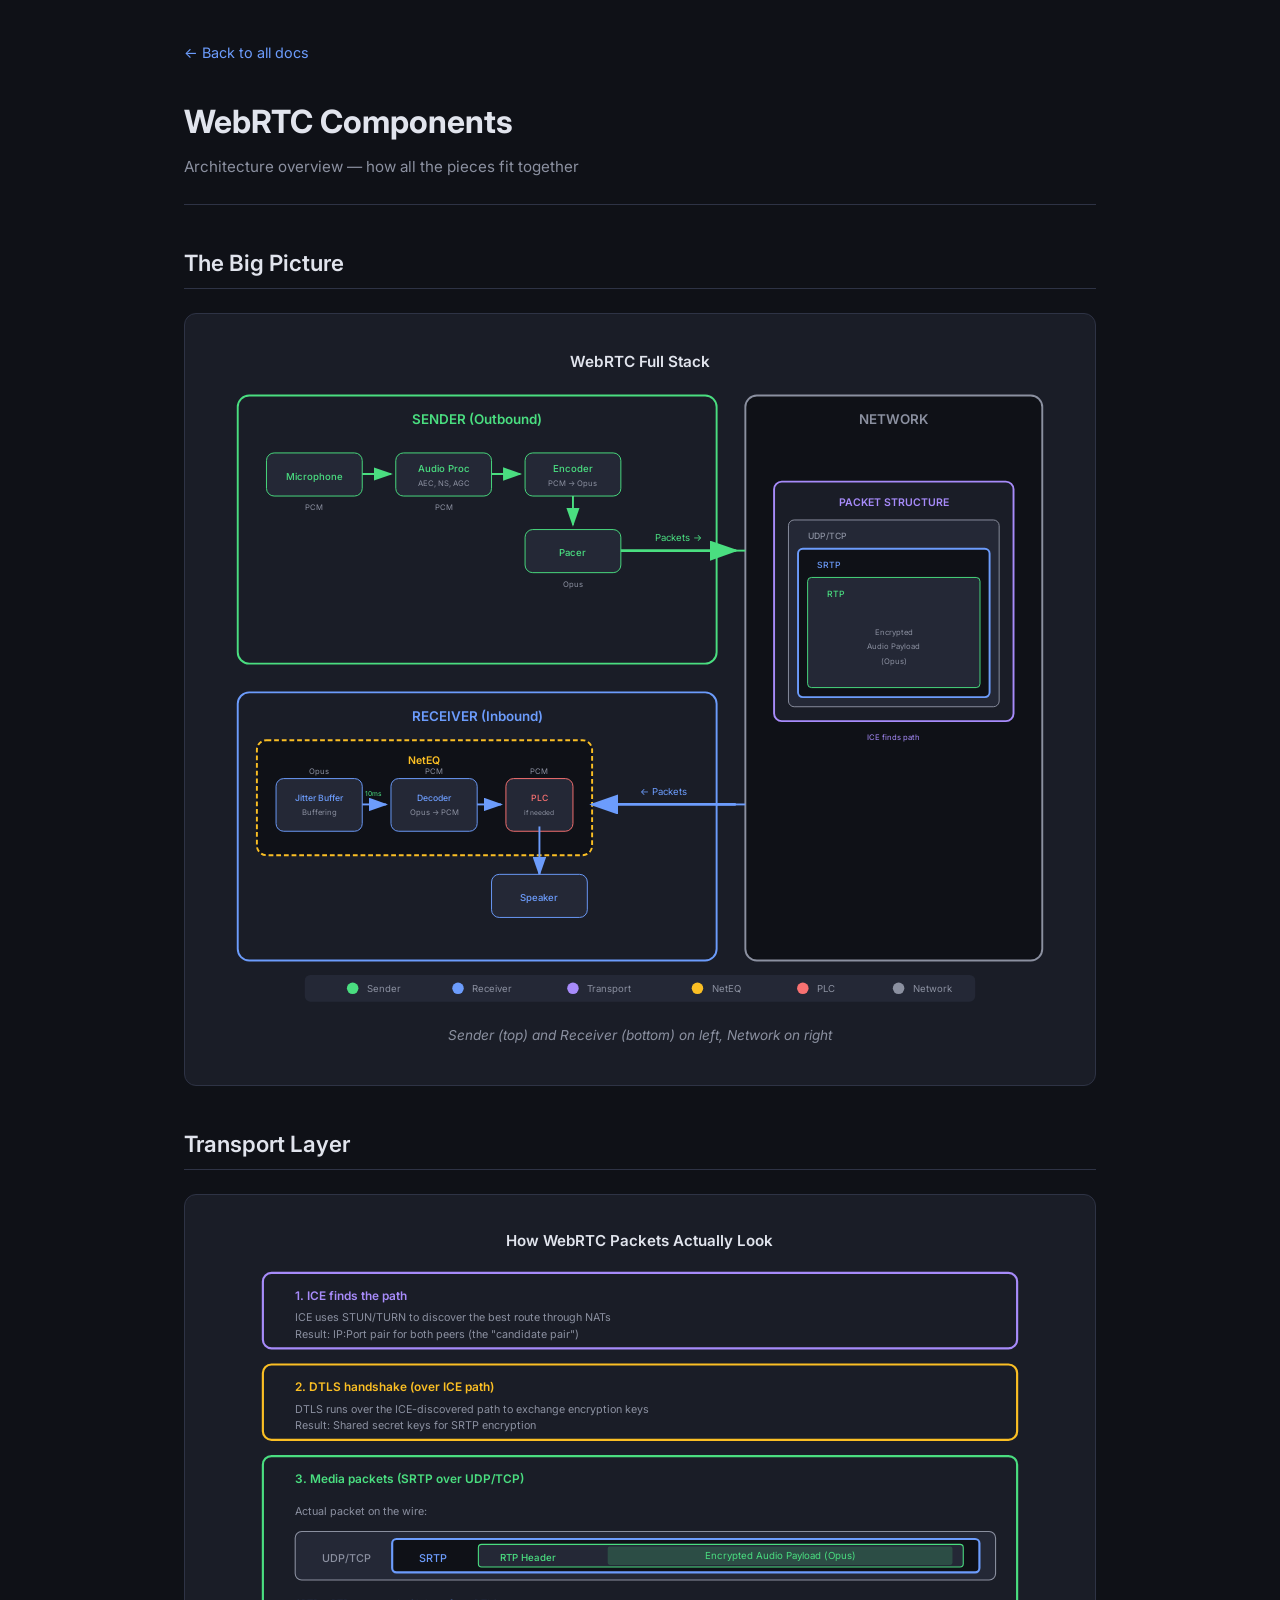
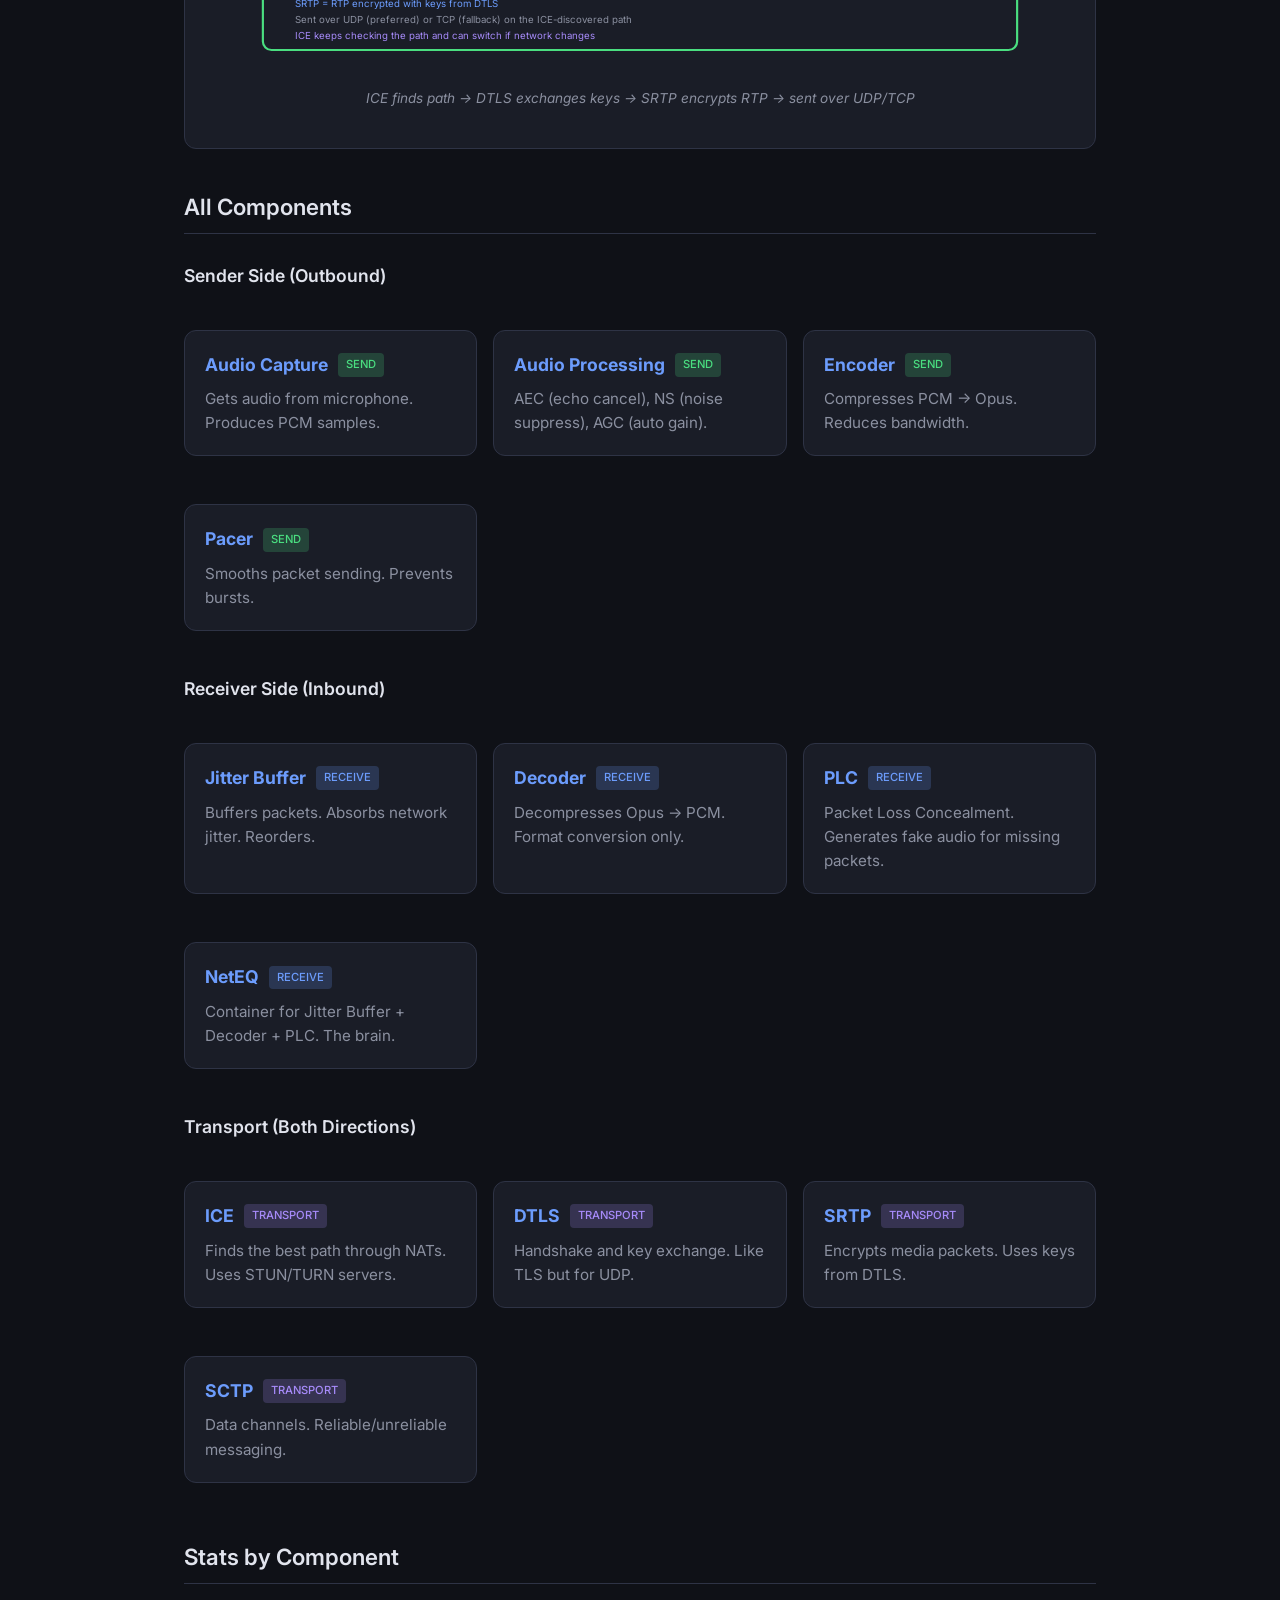
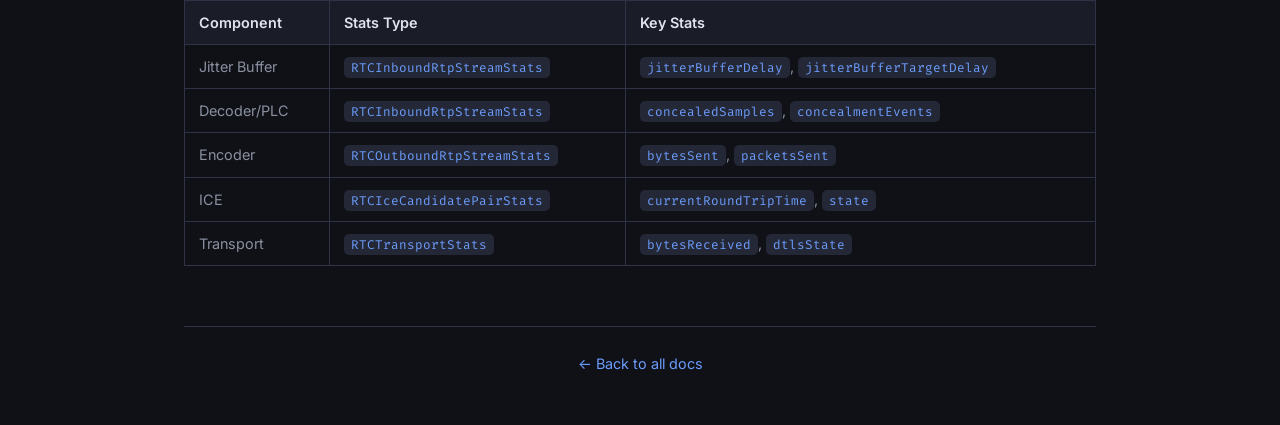
<file: docs/webrtc-components.html>
<!DOCTYPE html>
<html lang="en">
<head>
  <meta charset="UTF-8">
  <meta name="viewport" content="width=device-width, initial-scale=1.0">
  <title>WebRTC Components &mdash; WebRTC Docs</title>
  <link rel="preconnect" href="https://fonts.googleapis.com">
  <link href="https://fonts.googleapis.com/css2?family=Inter:wght@400;600;700&family=Fira+Code:wght@400;500&display=swap" rel="stylesheet">
  <link rel="stylesheet" href="../css/style.css">
  <style>
    .diagram {
      background: var(--surface);
      border: 1px solid var(--border);
      border-radius: var(--radius);
      padding: 24px;
      margin: 24px 0;
      overflow-x: auto;
    }
    .diagram svg {
      display: block;
      margin: 0 auto;
      max-width: 100%;
      height: auto;
    }
    .diagram-caption {
      text-align: center;
      font-size: 0.85rem;
      color: var(--text-muted);
      margin-top: 16px;
      font-style: italic;
    }
    .component-card {
      background: var(--surface);
      border: 1px solid var(--border);
      border-radius: var(--radius);
      padding: 20px;
      margin: 16px 0;
    }
    .component-card h4 {
      color: var(--accent);
      font-size: 1.1rem;
      margin-bottom: 8px;
      display: flex;
      align-items: center;
      gap: 10px;
    }
    .component-card .badge {
      font-size: 0.7rem;
      padding: 3px 8px;
      border-radius: 4px;
      font-weight: 500;
    }
    .badge-send { background: #4ade8033; color: #4ade80; }
    .badge-receive { background: #6c9cfc33; color: #6c9cfc; }
    .badge-both { background: #fbbf2433; color: #fbbf24; }
    .badge-transport { background: #a78bfa33; color: #a78bfa; }
    .component-card p {
      margin: 0;
      color: var(--text-muted);
      font-size: 0.95rem;
    }
    .key-point {
      display: flex;
      align-items: flex-start;
      gap: 12px;
      padding: 16px;
      background: var(--accent-dim);
      border-radius: var(--radius);
      margin: 16px 0;
    }
    .key-point-icon {
      font-size: 1.2rem;
      line-height: 1;
    }
    .key-point p {
      margin: 0;
      color: var(--text);
    }
    .component-grid {
      display: grid;
      grid-template-columns: repeat(auto-fill, minmax(280px, 1fr));
      gap: 16px;
      margin: 24px 0;
    }
    .pcm-visual {
      display: flex;
      align-items: center;
      justify-content: center;
      gap: 40px;
      flex-wrap: wrap;
      padding: 20px;
    }
    .pcm-box {
      text-align: center;
    }
    .pcm-box h5 {
      color: var(--text);
      margin-bottom: 12px;
      font-size: 0.9rem;
    }
  </style>
</head>
<body>

  <div class="container">
    <header class="doc-header">
      <a href="../index.html">&larr; Back to all docs</a>
      <h1>WebRTC Components</h1>
      <p class="subtitle">Architecture overview &mdash; how all the pieces fit together</p>
    </header>

    <article class="doc-content">

      <!-- ============================================ -->
      <!-- SECTION: Big Picture -->
      <!-- ============================================ -->
      <h2>The Big Picture</h2>

      <div class="diagram">
        <svg viewBox="0 0 900 700" xmlns="http://www.w3.org/2000/svg">
          <text x="450" y="30" text-anchor="middle" fill="#e1e4ed" font-size="16" font-weight="600">WebRTC Full Stack</text>
          
          <!-- ==================== -->
          <!-- TOP: SENDER (Outbound) -->
          <!-- ==================== -->
          <rect x="30" y="60" width="500" height="280" rx="12" fill="#1a1d27" stroke="#4ade80" stroke-width="2"/>
          <text x="280" y="90" text-anchor="middle" fill="#4ade80" font-size="14" font-weight="600">SENDER (Outbound)</text>
          
          <!-- Microphone -->
          <rect x="60" y="120" width="100" height="45" rx="8" fill="#242836" stroke="#4ade80"/>
          <text x="110" y="148" text-anchor="middle" fill="#4ade80" font-size="10" font-weight="500">Microphone</text>
          
          <!-- Arrow -->
          <path d="M160 142 L190 142" stroke="#4ade80" stroke-width="2" marker-end="url(#arrow-green)"/>
          
          <!-- Audio Processing -->
          <rect x="195" y="120" width="100" height="45" rx="8" fill="#242836" stroke="#4ade80"/>
          <text x="245" y="140" text-anchor="middle" fill="#4ade80" font-size="10" font-weight="500">Audio Proc</text>
          <text x="245" y="155" text-anchor="middle" fill="#8b90a0" font-size="8">AEC, NS, AGC</text>
          
          <!-- Arrow -->
          <path d="M295 142 L325 142" stroke="#4ade80" stroke-width="2" marker-end="url(#arrow-green)"/>
          
          <!-- Encoder -->
          <rect x="330" y="120" width="100" height="45" rx="8" fill="#242836" stroke="#4ade80"/>
          <text x="380" y="140" text-anchor="middle" fill="#4ade80" font-size="10" font-weight="500">Encoder</text>
          <text x="380" y="155" text-anchor="middle" fill="#8b90a0" font-size="8">PCM → Opus</text>
          
          <!-- Arrow -->
          <path d="M380 165 L380 195" stroke="#4ade80" stroke-width="2" marker-end="url(#arrow-green)"/>
          
          <!-- Pacer -->
          <rect x="330" y="200" width="100" height="45" rx="8" fill="#242836" stroke="#4ade80"/>
          <text x="380" y="228" text-anchor="middle" fill="#4ade80" font-size="10" font-weight="500">Pacer</text>
          
          <!-- Arrow to network -->
          <path d="M430 222 L550 222" stroke="#4ade80" stroke-width="3" marker-end="url(#arrow-green)"/>
          <text x="490" y="212" text-anchor="middle" fill="#4ade80" font-size="10">Packets →</text>
          
          <!-- Data flow labels -->
          <text x="110" y="180" text-anchor="middle" fill="#8b90a0" font-size="8">PCM</text>
          <text x="245" y="180" text-anchor="middle" fill="#8b90a0" font-size="8">PCM</text>
          <text x="380" y="260" text-anchor="middle" fill="#8b90a0" font-size="8">Opus</text>
          
          <!-- ==================== -->
          <!-- BOTTOM: RECEIVER (Inbound) -->
          <!-- ==================== -->
          <rect x="30" y="370" width="500" height="280" rx="12" fill="#1a1d27" stroke="#6c9cfc" stroke-width="2"/>
          <text x="280" y="400" text-anchor="middle" fill="#6c9cfc" font-size="14" font-weight="600">RECEIVER (Inbound)</text>
          
          <!-- NetEQ Container -->
          <rect x="50" y="420" width="350" height="120" rx="10" fill="#0f1117" stroke="#fbbf24" stroke-width="2" stroke-dasharray="5,3"/>
          <text x="225" y="445" text-anchor="middle" fill="#fbbf24" font-size="11" font-weight="600">NetEQ</text>
          
          <!-- Jitter Buffer -->
          <rect x="70" y="460" width="90" height="55" rx="8" fill="#242836" stroke="#6c9cfc"/>
          <text x="115" y="483" text-anchor="middle" fill="#6c9cfc" font-size="9" font-weight="500">Jitter Buffer</text>
          <text x="115" y="498" text-anchor="middle" fill="#8b90a0" font-size="8">Buffering</text>
          
          <!-- Arrow -->
          <path d="M160 487 L185 487" stroke="#6c9cfc" stroke-width="2" marker-end="url(#arrow-blue)"/>
          <text x="172" y="478" text-anchor="middle" fill="#4ade80" font-size="7">10ms</text>
          
          <!-- Decoder -->
          <rect x="190" y="460" width="90" height="55" rx="8" fill="#242836" stroke="#6c9cfc"/>
          <text x="235" y="483" text-anchor="middle" fill="#6c9cfc" font-size="9" font-weight="500">Decoder</text>
          <text x="235" y="498" text-anchor="middle" fill="#8b90a0" font-size="8">Opus → PCM</text>
          
          <!-- Arrow -->
          <path d="M280 487 L305 487" stroke="#6c9cfc" stroke-width="2" marker-end="url(#arrow-blue)"/>
          
          <!-- PLC -->
          <rect x="310" y="460" width="70" height="55" rx="8" fill="#242836" stroke="#f87171"/>
          <text x="345" y="483" text-anchor="middle" fill="#f87171" font-size="9" font-weight="500">PLC</text>
          <text x="345" y="498" text-anchor="middle" fill="#8b90a0" font-size="7">if needed</text>
          
          <!-- Arrow from network to jitter buffer -->
          <path d="M550 487 L400 487" stroke="#6c9cfc" stroke-width="3" marker-end="url(#arrow-blue)"/>
          <text x="475" y="477" text-anchor="middle" fill="#6c9cfc" font-size="10">← Packets</text>
          
          <!-- Arrow from PLC to Speaker -->
          <path d="M345 510 L345 560" stroke="#6c9cfc" stroke-width="2" marker-end="url(#arrow-blue)"/>
          
          <!-- Speaker -->
          <rect x="295" y="560" width="100" height="45" rx="8" fill="#242836" stroke="#6c9cfc"/>
          <text x="345" y="588" text-anchor="middle" fill="#6c9cfc" font-size="10" font-weight="500">Speaker</text>
          
          <!-- Data flow labels -->
          <text x="115" y="455" text-anchor="middle" fill="#8b90a0" font-size="8">Opus</text>
          <text x="235" y="455" text-anchor="middle" fill="#8b90a0" font-size="8">PCM</text>
          <text x="345" y="455" text-anchor="middle" fill="#8b90a0" font-size="8">PCM</text>
          
          <!-- ==================== -->
          <!-- RIGHT: NETWORK -->
          <!-- ==================== -->
          <rect x="560" y="60" width="310" height="590" rx="12" fill="#0f1117" stroke="#8b90a0" stroke-width="2"/>
          <text x="715" y="90" text-anchor="middle" fill="#8b90a0" font-size="14" font-weight="600">NETWORK</text>
          
          <!-- Transport stack - showing actual packet structure -->
          <rect x="590" y="150" width="250" height="250" rx="8" fill="#1a1d27" stroke="#a78bfa" stroke-width="2"/>
          <text x="715" y="175" text-anchor="middle" fill="#a78bfa" font-size="11" font-weight="600">PACKET STRUCTURE</text>
          
          <!-- UDP/TCP (outermost) -->
          <rect x="605" y="190" width="220" height="195" rx="6" fill="#242836" stroke="#8b90a0"/>
          <text x="625" y="210" fill="#8b90a0" font-size="9" font-weight="500">UDP/TCP</text>
          
          <!-- SRTP (encrypted RTP) -->
          <rect x="615" y="220" width="200" height="155" rx="5" fill="#0f1117" stroke="#6c9cfc" stroke-width="2"/>
          <text x="635" y="240" fill="#6c9cfc" font-size="9" font-weight="500">SRTP</text>
          
          <!-- RTP inside -->
          <rect x="625" y="250" width="180" height="115" rx="4" fill="#242836" stroke="#4ade80"/>
          <text x="645" y="270" fill="#4ade80" font-size="9" font-weight="500">RTP</text>
          <text x="715" y="310" text-anchor="middle" fill="#8b90a0" font-size="8">Encrypted</text>
          <text x="715" y="325" text-anchor="middle" fill="#8b90a0" font-size="8">Audio Payload</text>
          <text x="715" y="340" text-anchor="middle" fill="#8b90a0" font-size="8">(Opus)</text>
          
          <!-- Side notes -->
          <text x="715" y="420" text-anchor="middle" fill="#a78bfa" font-size="8">ICE finds path</text>
          
          <!-- Bidirectional arrow between sender/receiver and network -->
          <path d="M530 222 L560 222" stroke="#4ade80" stroke-width="2"/>
          <path d="M530 487 L560 487" stroke="#6c9cfc" stroke-width="2"/>
          
          <!-- Legend at bottom -->
          <rect x="100" y="665" width="700" height="28" rx="6" fill="#242836"/>
          <circle cx="150" cy="679" r="6" fill="#4ade80"/>
          <text x="165" y="683" fill="#8b90a0" font-size="10">Sender</text>
          <circle cx="260" cy="679" r="6" fill="#6c9cfc"/>
          <text x="275" y="683" fill="#8b90a0" font-size="10">Receiver</text>
          <circle cx="380" cy="679" r="6" fill="#a78bfa"/>
          <text x="395" y="683" fill="#8b90a0" font-size="10">Transport</text>
          <circle cx="510" cy="679" r="6" fill="#fbbf24"/>
          <text x="525" y="683" fill="#8b90a0" font-size="10">NetEQ</text>
          <circle cx="620" cy="679" r="6" fill="#f87171"/>
          <text x="635" y="683" fill="#8b90a0" font-size="10">PLC</text>
          <circle cx="720" cy="679" r="6" fill="#8b90a0"/>
          <text x="735" y="683" fill="#8b90a0" font-size="10">Network</text>
          
          <!-- Arrow markers -->
          <defs>
            <marker id="arrow-green" markerWidth="10" markerHeight="7" refX="9" refY="3.5" orient="auto">
              <polygon points="0 0, 10 3.5, 0 7" fill="#4ade80"/>
            </marker>
            <marker id="arrow-blue" markerWidth="10" markerHeight="7" refX="9" refY="3.5" orient="auto">
              <polygon points="0 0, 10 3.5, 0 7" fill="#6c9cfc"/>
            </marker>
          </defs>
        </svg>
        <p class="diagram-caption">Sender (top) and Receiver (bottom) on left, Network on right</p>
      </div>

      <!-- ============================================ -->
      <!-- SECTION: Transport Layer -->
      <!-- ============================================ -->
      <h2>Transport Layer</h2>

      <div class="diagram">
        <svg viewBox="0 0 800 420" xmlns="http://www.w3.org/2000/svg">
          <text x="400" y="25" text-anchor="middle" fill="#e1e4ed" font-size="14" font-weight="600">How WebRTC Packets Actually Look</text>
          
          <!-- Step 1: ICE finds path -->
          <rect x="50" y="50" width="700" height="70" rx="8" fill="#1a1d27" stroke="#a78bfa" stroke-width="2"/>
          <text x="80" y="75" fill="#a78bfa" font-size="11" font-weight="600">1. ICE finds the path</text>
          <text x="80" y="95" fill="#8b90a0" font-size="10">ICE uses STUN/TURN to discover the best route through NATs</text>
          <text x="80" y="110" fill="#8b90a0" font-size="10">Result: IP:Port pair for both peers (the "candidate pair")</text>
          
          <!-- Step 2: DTLS handshake -->
          <rect x="50" y="135" width="700" height="70" rx="8" fill="#1a1d27" stroke="#fbbf24" stroke-width="2"/>
          <text x="80" y="160" fill="#fbbf24" font-size="11" font-weight="600">2. DTLS handshake (over ICE path)</text>
          <text x="80" y="180" fill="#8b90a0" font-size="10">DTLS runs over the ICE-discovered path to exchange encryption keys</text>
          <text x="80" y="195" fill="#8b90a0" font-size="10">Result: Shared secret keys for SRTP encryption</text>
          
          <!-- Step 3: Actual packet structure -->
          <rect x="50" y="220" width="700" height="180" rx="8" fill="#1a1d27" stroke="#4ade80" stroke-width="2"/>
          <text x="80" y="245" fill="#4ade80" font-size="11" font-weight="600">3. Media packets (SRTP over UDP/TCP)</text>
          
          <!-- Packet visualization -->
          <text x="80" y="275" fill="#8b90a0" font-size="10">Actual packet on the wire:</text>
          
          <!-- UDP/TCP layer -->
          <rect x="80" y="290" width="650" height="45" rx="6" fill="#242836" stroke="#8b90a0" stroke-width="1"/>
          <text x="105" y="318" fill="#8b90a0" font-size="10" font-weight="500">UDP/TCP</text>
          
          <!-- SRTP layer inside -->
          <rect x="170" y="297" width="545" height="31" rx="4" fill="#0f1117" stroke="#6c9cfc" stroke-width="2"/>
          <text x="195" y="318" fill="#6c9cfc" font-size="10" font-weight="500">SRTP</text>
          
          <!-- RTP inside SRTP -->
          <rect x="250" y="302" width="450" height="21" rx="3" fill="#242836" stroke="#4ade80" stroke-width="1"/>
          <text x="270" y="317" fill="#4ade80" font-size="9" font-weight="500">RTP Header</text>
          <rect x="370" y="304" width="320" height="17" rx="2" fill="#4ade8033"/>
          <text x="530" y="316" text-anchor="middle" fill="#4ade80" font-size="9">Encrypted Audio Payload (Opus)</text>
          
          <!-- Labels -->
          <text x="80" y="360" fill="#6c9cfc" font-size="9">SRTP = RTP encrypted with keys from DTLS</text>
          <text x="80" y="375" fill="#8b90a0" font-size="9">Sent over UDP (preferred) or TCP (fallback) on the ICE-discovered path</text>
          <text x="80" y="390" fill="#a78bfa" font-size="9">ICE keeps checking the path and can switch if network changes</text>
        </svg>
        <p class="diagram-caption">ICE finds path → DTLS exchanges keys → SRTP encrypts RTP → sent over UDP/TCP</p>
      </div>

      <!-- ============================================ -->
      <!-- SECTION: All Components -->
      <!-- ============================================ -->
      <h2>All Components</h2>

      <h3>Sender Side (Outbound)</h3>
      <div class="component-grid">
        <div class="component-card">
          <h4>Audio Capture <span class="badge badge-send">SEND</span></h4>
          <p>Gets audio from microphone. Produces PCM samples.</p>
        </div>
        <div class="component-card">
          <h4>Audio Processing <span class="badge badge-send">SEND</span></h4>
          <p>AEC (echo cancel), NS (noise suppress), AGC (auto gain).</p>
        </div>
        <div class="component-card">
          <h4>Encoder <span class="badge badge-send">SEND</span></h4>
          <p>Compresses PCM → Opus. Reduces bandwidth.</p>
        </div>
        <div class="component-card">
          <h4>Pacer <span class="badge badge-send">SEND</span></h4>
          <p>Smooths packet sending. Prevents bursts.</p>
        </div>
      </div>

      <h3>Receiver Side (Inbound)</h3>
      <div class="component-grid">
        <div class="component-card">
          <h4>Jitter Buffer <span class="badge badge-receive">RECEIVE</span></h4>
          <p>Buffers packets. Absorbs network jitter. Reorders.</p>
        </div>
        <div class="component-card">
          <h4>Decoder <span class="badge badge-receive">RECEIVE</span></h4>
          <p>Decompresses Opus → PCM. Format conversion only.</p>
        </div>
        <div class="component-card">
          <h4>PLC <span class="badge badge-receive">RECEIVE</span></h4>
          <p>Packet Loss Concealment. Generates fake audio for missing packets.</p>
        </div>
        <div class="component-card">
          <h4>NetEQ <span class="badge badge-receive">RECEIVE</span></h4>
          <p>Container for Jitter Buffer + Decoder + PLC. The brain.</p>
        </div>
      </div>

      <h3>Transport (Both Directions)</h3>
      <div class="component-grid">
        <div class="component-card">
          <h4>ICE <span class="badge badge-transport">TRANSPORT</span></h4>
          <p>Finds the best path through NATs. Uses STUN/TURN servers.</p>
        </div>
        <div class="component-card">
          <h4>DTLS <span class="badge badge-transport">TRANSPORT</span></h4>
          <p>Handshake and key exchange. Like TLS but for UDP.</p>
        </div>
        <div class="component-card">
          <h4>SRTP <span class="badge badge-transport">TRANSPORT</span></h4>
          <p>Encrypts media packets. Uses keys from DTLS.</p>
        </div>
        <div class="component-card">
          <h4>SCTP <span class="badge badge-transport">TRANSPORT</span></h4>
          <p>Data channels. Reliable/unreliable messaging.</p>
        </div>
      </div>

      <!-- ============================================ -->
      <!-- SECTION: Stats by Component -->
      <!-- ============================================ -->
      <h2>Stats by Component</h2>

      <table>
        <thead>
          <tr>
            <th>Component</th>
            <th>Stats Type</th>
            <th>Key Stats</th>
          </tr>
        </thead>
        <tbody>
          <tr>
            <td>Jitter Buffer</td>
            <td><code>RTCInboundRtpStreamStats</code></td>
            <td><code>jitterBufferDelay</code>, <code>jitterBufferTargetDelay</code></td>
          </tr>
          <tr>
            <td>Decoder/PLC</td>
            <td><code>RTCInboundRtpStreamStats</code></td>
            <td><code>concealedSamples</code>, <code>concealmentEvents</code></td>
          </tr>
          <tr>
            <td>Encoder</td>
            <td><code>RTCOutboundRtpStreamStats</code></td>
            <td><code>bytesSent</code>, <code>packetsSent</code></td>
          </tr>
          <tr>
            <td>ICE</td>
            <td><code>RTCIceCandidatePairStats</code></td>
            <td><code>currentRoundTripTime</code>, <code>state</code></td>
          </tr>
          <tr>
            <td>Transport</td>
            <td><code>RTCTransportStats</code></td>
            <td><code>bytesReceived</code>, <code>dtlsState</code></td>
          </tr>
        </tbody>
      </table>

    </article>

    <footer class="doc-footer">
      <a href="../index.html">&larr; Back to all docs</a>
    </footer>
  </div>

</body>
</html>
</file>
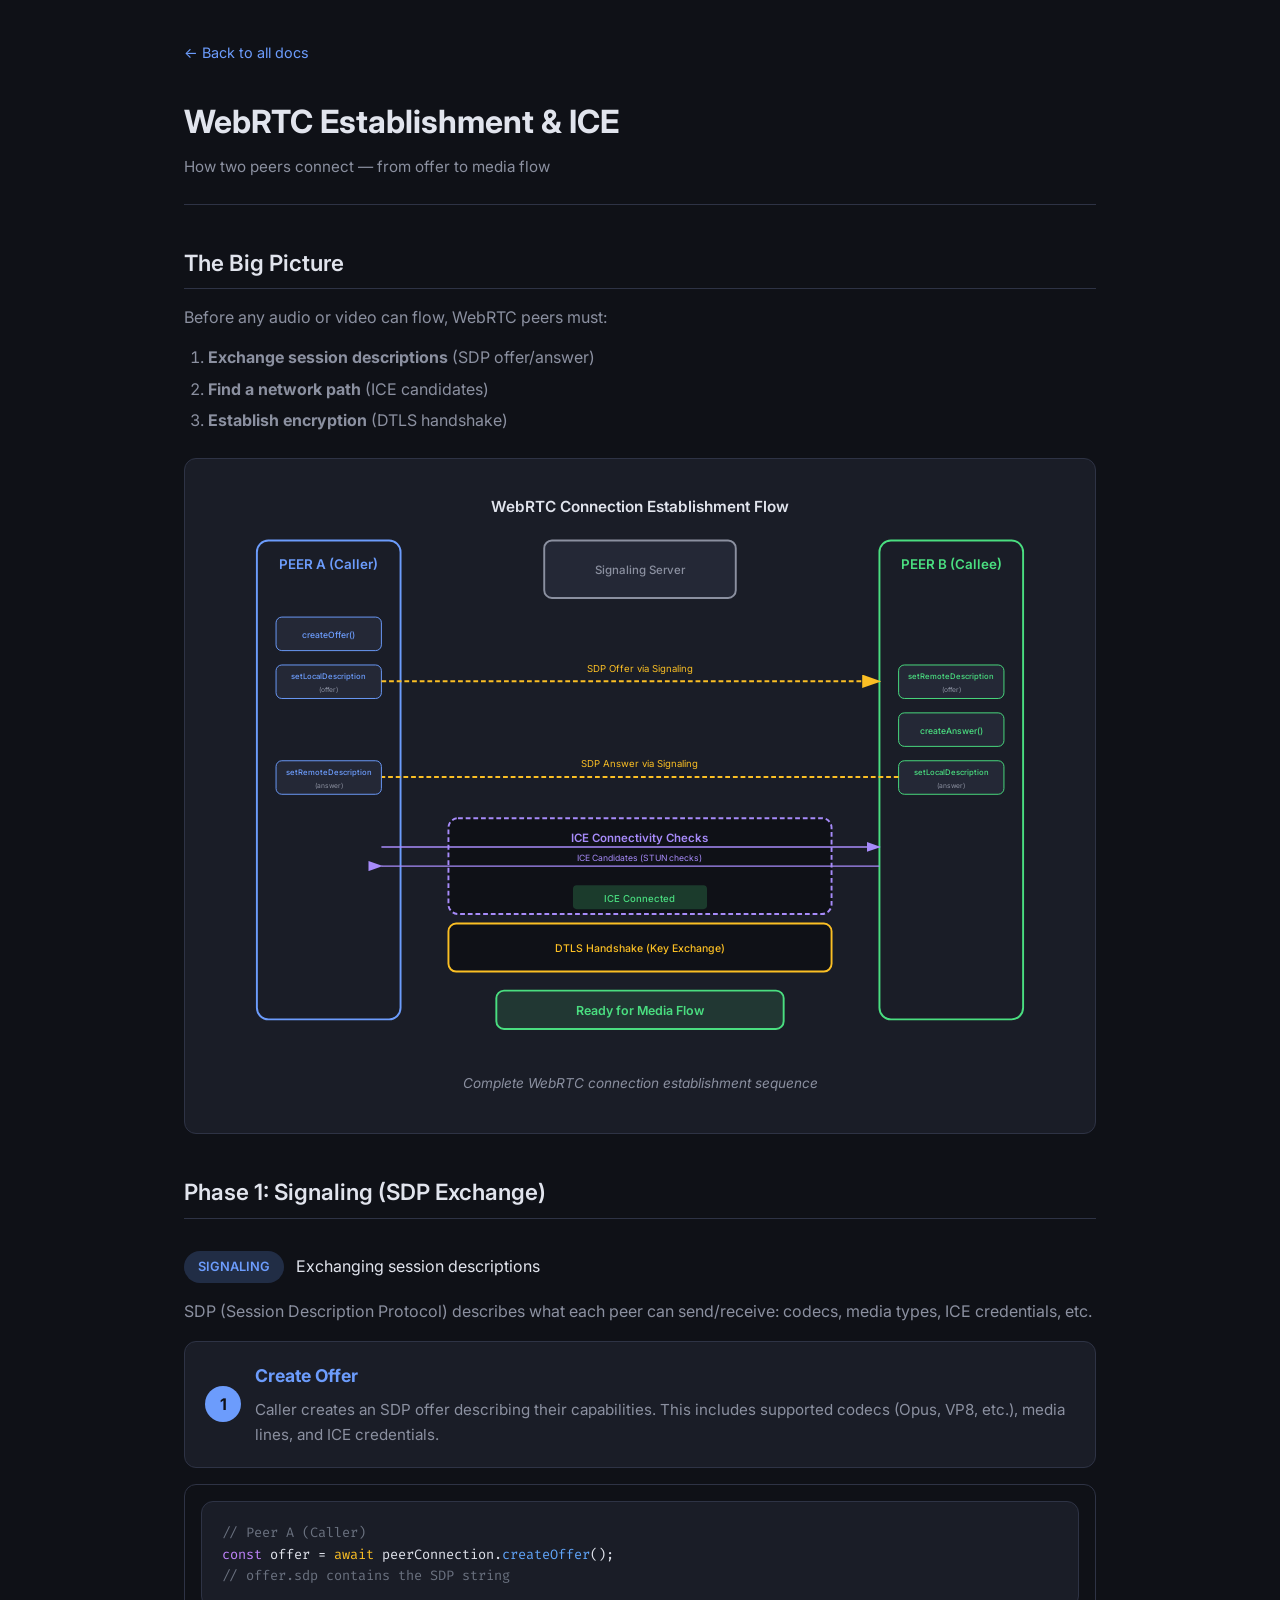
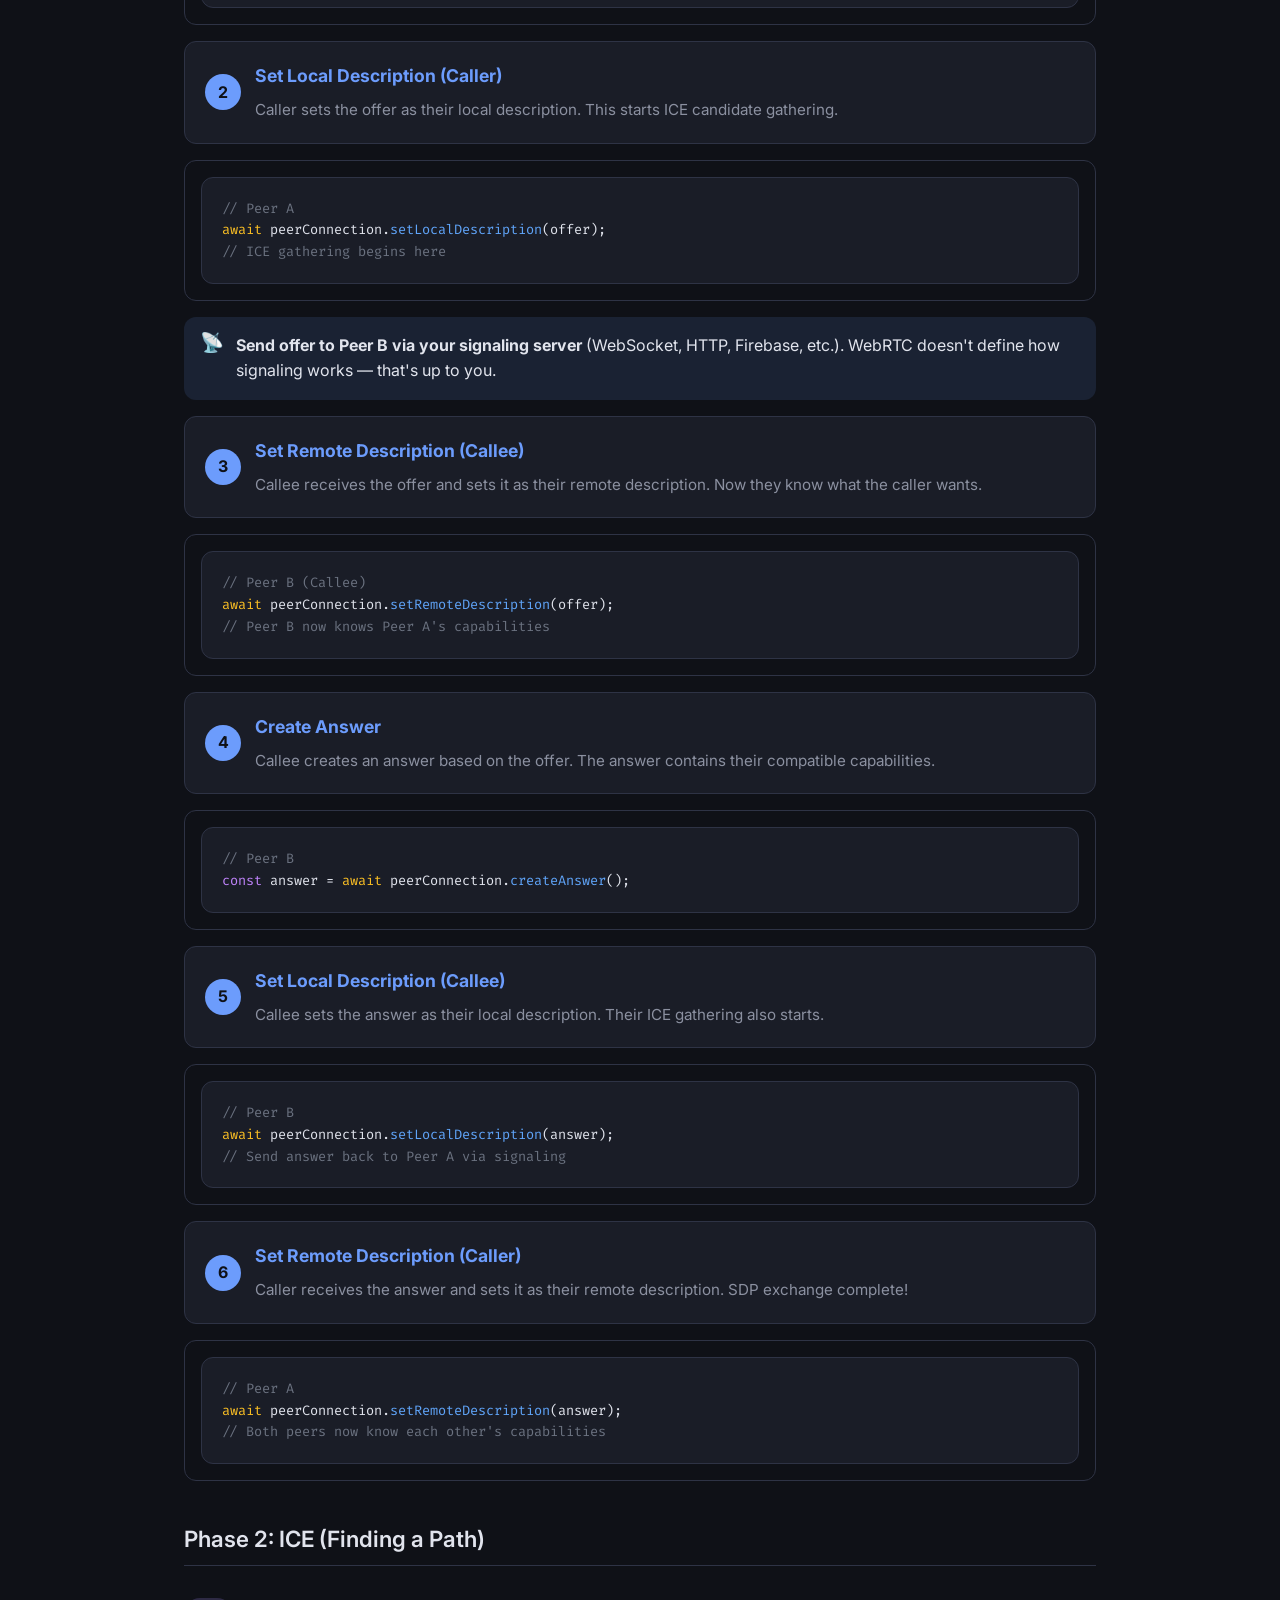
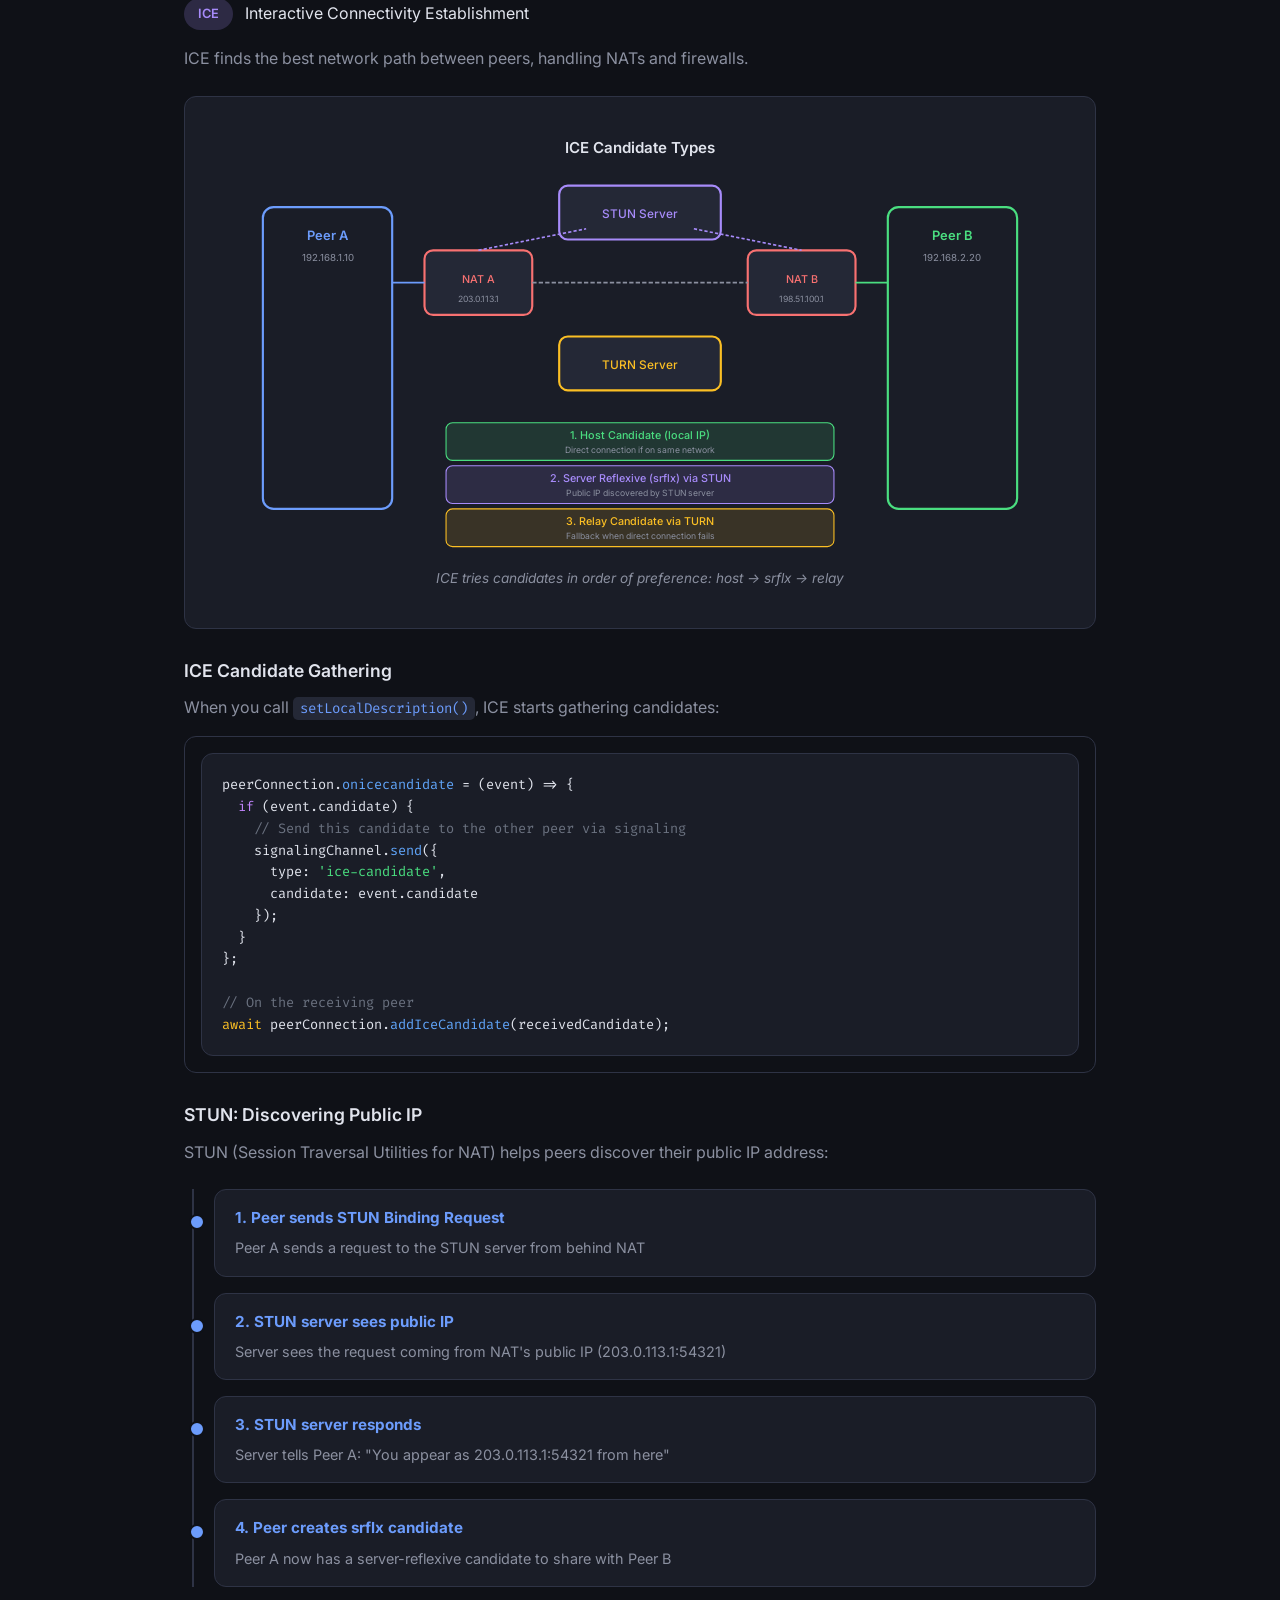
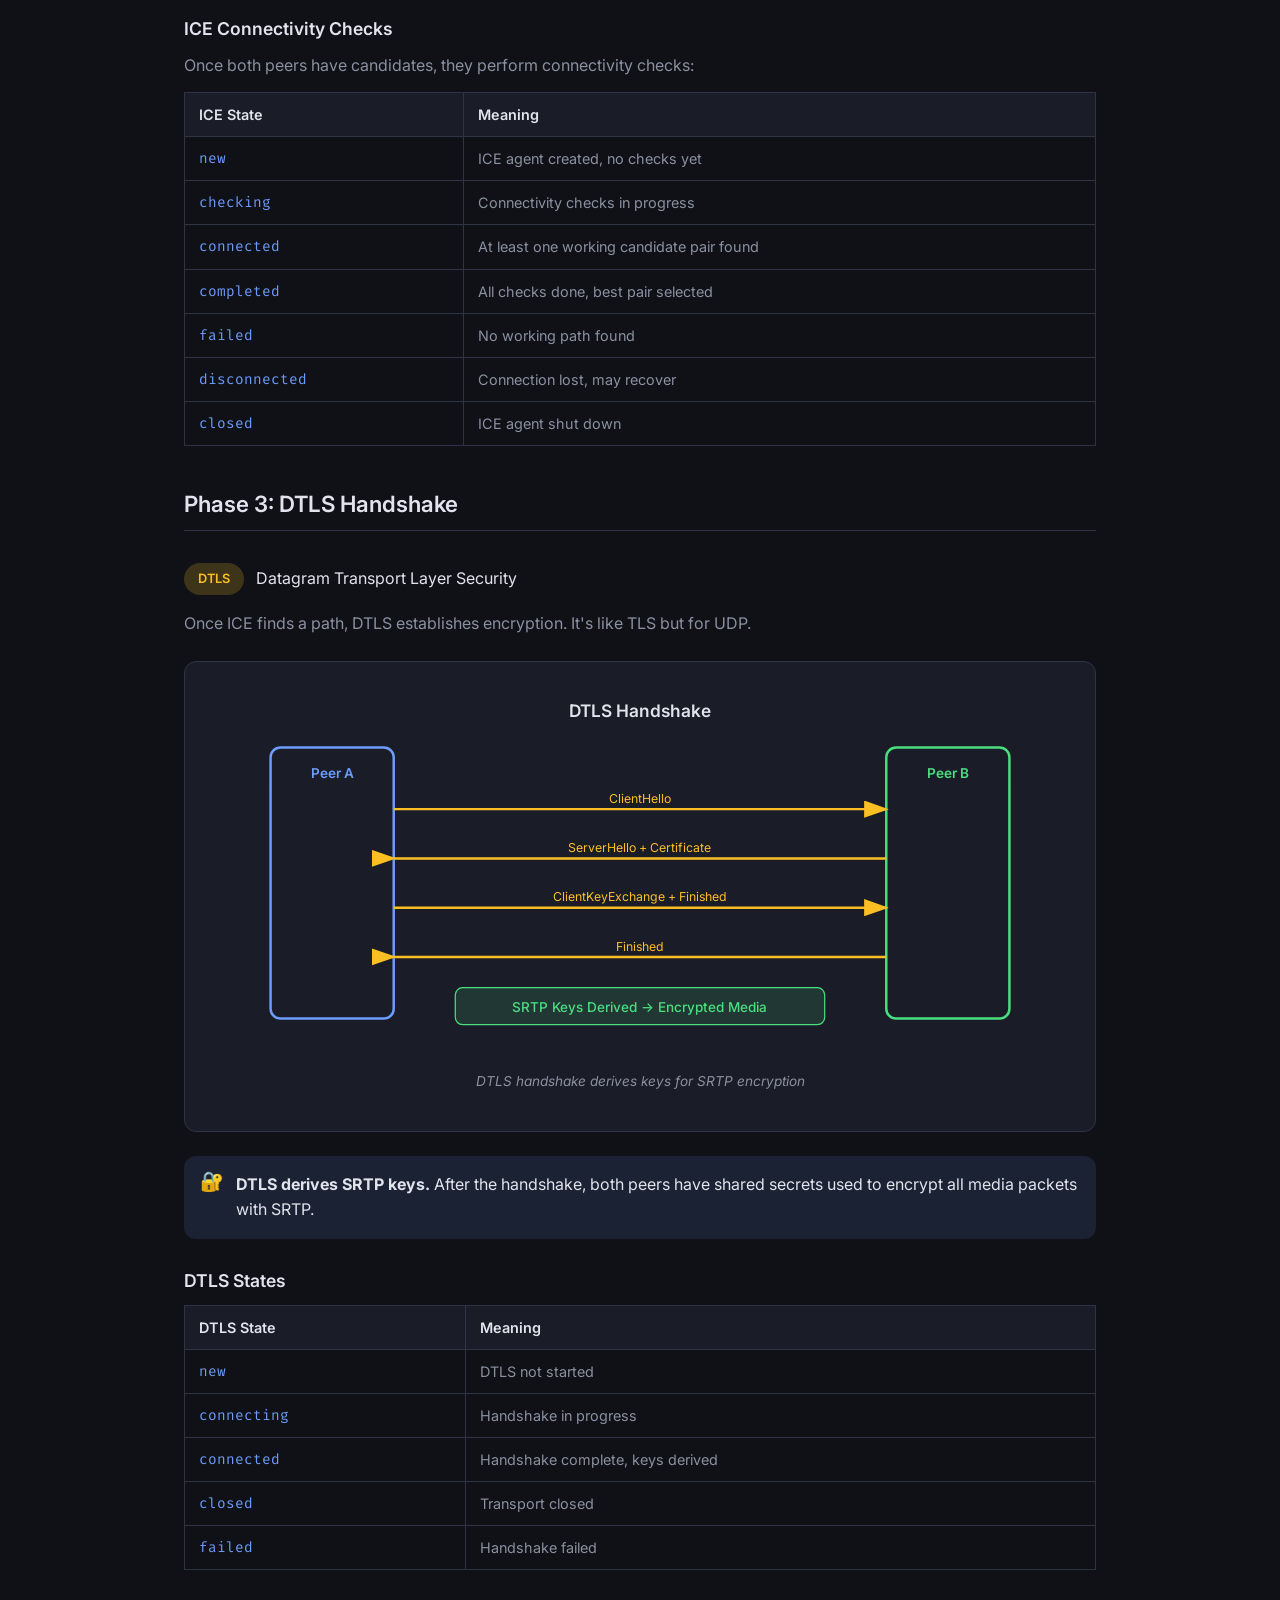
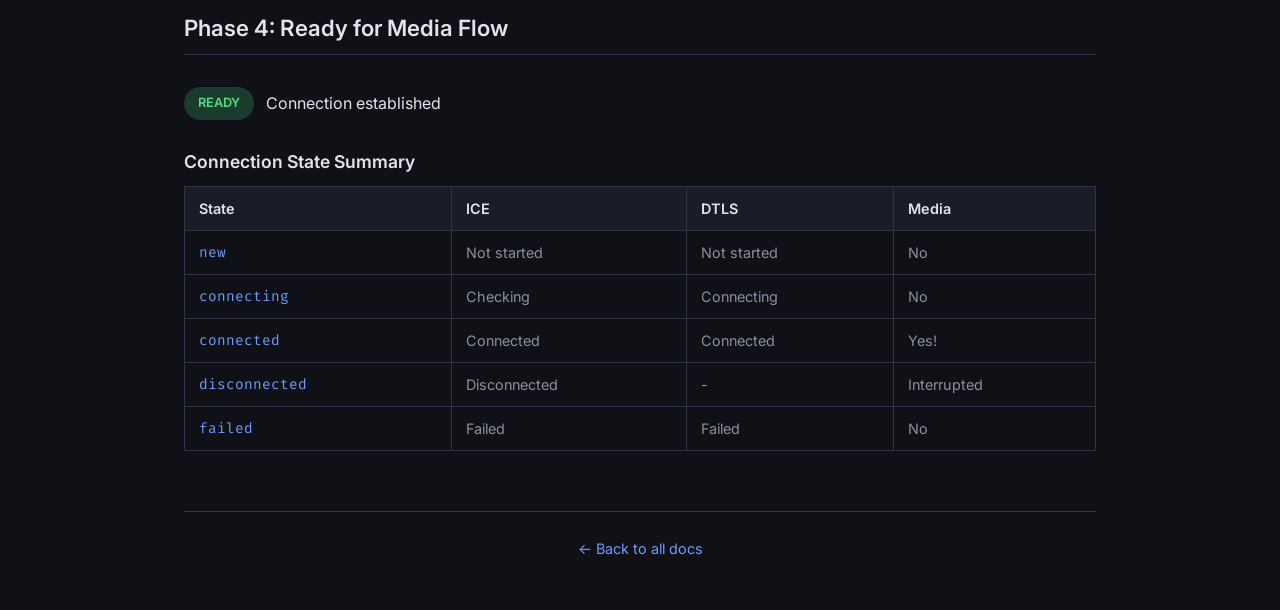
<file: docs/webrtc-establishment.html>
<!DOCTYPE html>
<html lang="en">
<head>
  <meta charset="UTF-8">
  <meta name="viewport" content="width=device-width, initial-scale=1.0">
  <title>WebRTC Establishment &amp; ICE &mdash; WebRTC Docs</title>
  <link rel="preconnect" href="https://fonts.googleapis.com">
  <link href="https://fonts.googleapis.com/css2?family=Inter:wght@400;600;700&family=Fira+Code:wght@400;500&display=swap" rel="stylesheet">
  <link rel="stylesheet" href="../css/style.css">
  <style>
    .diagram {
      background: var(--surface);
      border: 1px solid var(--border);
      border-radius: var(--radius);
      padding: 24px;
      margin: 24px 0;
      overflow-x: auto;
    }
    .diagram svg {
      display: block;
      margin: 0 auto;
      max-width: 100%;
      height: auto;
    }
    .diagram-caption {
      text-align: center;
      font-size: 0.85rem;
      color: var(--text-muted);
      margin-top: 16px;
      font-style: italic;
    }
    .step-card {
      background: var(--surface);
      border: 1px solid var(--border);
      border-radius: var(--radius);
      padding: 20px;
      margin: 16px 0;
      position: relative;
      padding-left: 70px;
    }
    .step-card::before {
      content: attr(data-step);
      position: absolute;
      left: 20px;
      top: 50%;
      transform: translateY(-50%);
      width: 36px;
      height: 36px;
      background: var(--accent);
      color: var(--bg);
      border-radius: 50%;
      display: flex;
      align-items: center;
      justify-content: center;
      font-weight: 700;
      font-size: 1rem;
    }
    .step-card h4 {
      color: var(--accent);
      font-size: 1.1rem;
      margin-bottom: 8px;
    }
    .step-card p {
      margin: 0;
      color: var(--text-muted);
      font-size: 0.95rem;
    }
    .step-card code {
      background: var(--accent-dim);
      padding: 2px 6px;
      border-radius: 4px;
      font-size: 0.85rem;
    }
    .phase-header {
      display: flex;
      align-items: center;
      gap: 12px;
      margin: 32px 0 16px 0;
    }
    .phase-badge {
      padding: 6px 14px;
      border-radius: 20px;
      font-size: 0.8rem;
      font-weight: 600;
      text-transform: uppercase;
    }
    .phase-signaling { background: #6c9cfc33; color: #6c9cfc; }
    .phase-ice { background: #a78bfa33; color: #a78bfa; }
    .phase-dtls { background: #fbbf2433; color: #fbbf24; }
    .phase-ready { background: #4ade8033; color: #4ade80; }
    .key-point {
      display: flex;
      align-items: flex-start;
      gap: 12px;
      padding: 16px;
      background: var(--accent-dim);
      border-radius: var(--radius);
      margin: 16px 0;
    }
    .key-point-icon {
      font-size: 1.2rem;
      line-height: 1;
    }
    .key-point p {
      margin: 0;
      color: var(--text);
    }
    .timeline {
      position: relative;
      padding-left: 30px;
      margin: 24px 0;
    }
    .timeline::before {
      content: '';
      position: absolute;
      left: 8px;
      top: 0;
      bottom: 0;
      width: 2px;
      background: var(--border);
    }
    .timeline-item {
      position: relative;
      padding: 16px 20px;
      background: var(--surface);
      border: 1px solid var(--border);
      border-radius: var(--radius);
      margin-bottom: 16px;
    }
    .timeline-item::before {
      content: '';
      position: absolute;
      left: -26px;
      top: 24px;
      width: 12px;
      height: 12px;
      background: var(--accent);
      border-radius: 50%;
      border: 2px solid var(--bg);
    }
    .timeline-item h5 {
      color: var(--accent);
      margin-bottom: 6px;
      font-size: 0.95rem;
    }
    .timeline-item p {
      margin: 0;
      color: var(--text-muted);
      font-size: 0.9rem;
    }
    .code-block {
      background: #0f1117;
      border: 1px solid var(--border);
      border-radius: var(--radius);
      padding: 16px;
      margin: 16px 0;
      overflow-x: auto;
    }
    .code-block pre {
      margin: 0;
      font-family: 'Fira Code', monospace;
      font-size: 0.85rem;
      color: var(--text);
    }
    .code-block .comment { color: #6b7280; }
    .code-block .keyword { color: #c084fc; }
    .code-block .function { color: #60a5fa; }
    .code-block .string { color: #4ade80; }
    .code-block .await { color: #fbbf24; }
    .state-table {
      width: 100%;
      margin: 16px 0;
    }
    .state-table td:first-child {
      font-family: 'Fira Code', monospace;
      color: var(--accent);
    }
  </style>
</head>
<body>

  <div class="container">
    <header class="doc-header">
      <a href="../index.html">&larr; Back to all docs</a>
      <h1>WebRTC Establishment &amp; ICE</h1>
      <p class="subtitle">How two peers connect &mdash; from offer to media flow</p>
    </header>

    <article class="doc-content">

      <!-- ============================================ -->
      <!-- SECTION: Overview -->
      <!-- ============================================ -->
      <h2>The Big Picture</h2>

      <p>Before any audio or video can flow, WebRTC peers must:</p>
      <ol>
        <li><strong>Exchange session descriptions</strong> (SDP offer/answer)</li>
        <li><strong>Find a network path</strong> (ICE candidates)</li>
        <li><strong>Establish encryption</strong> (DTLS handshake)</li>
      </ol>

      <div class="diagram">
        <svg viewBox="0 0 900 600" xmlns="http://www.w3.org/2000/svg">
          <text x="450" y="30" text-anchor="middle" fill="#e1e4ed" font-size="16" font-weight="600">WebRTC Connection Establishment Flow</text>
          
          <!-- Peer A -->
          <rect x="50" y="60" width="150" height="500" rx="12" fill="#1a1d27" stroke="#6c9cfc" stroke-width="2"/>
          <text x="125" y="90" text-anchor="middle" fill="#6c9cfc" font-size="14" font-weight="600">PEER A (Caller)</text>
          
          <!-- Peer B -->
          <rect x="700" y="60" width="150" height="500" rx="12" fill="#1a1d27" stroke="#4ade80" stroke-width="2"/>
          <text x="775" y="90" text-anchor="middle" fill="#4ade80" font-size="14" font-weight="600">PEER B (Callee)</text>
          
          <!-- Signaling Server -->
          <rect x="350" y="60" width="200" height="60" rx="8" fill="#242836" stroke="#8b90a0" stroke-width="2"/>
          <text x="450" y="95" text-anchor="middle" fill="#8b90a0" font-size="12" font-weight="500">Signaling Server</text>
          
          <!-- Step 1: Create Offer -->
          <rect x="70" y="140" width="110" height="35" rx="6" fill="#242836" stroke="#6c9cfc"/>
          <text x="125" y="162" text-anchor="middle" fill="#6c9cfc" font-size="9" font-weight="500">createOffer()</text>
          
          <!-- Step 2: Set Local Description -->
          <rect x="70" y="190" width="110" height="35" rx="6" fill="#242836" stroke="#6c9cfc"/>
          <text x="125" y="205" text-anchor="middle" fill="#6c9cfc" font-size="8" font-weight="500">setLocalDescription</text>
          <text x="125" y="218" text-anchor="middle" fill="#8b90a0" font-size="7">(offer)</text>
          
          <!-- Arrow: Send Offer -->
          <path d="M180 207 L700 207" stroke="#fbbf24" stroke-width="2" stroke-dasharray="5,3" marker-end="url(#arrow-yellow)"/>
          <text x="450" y="197" text-anchor="middle" fill="#fbbf24" font-size="10">SDP Offer via Signaling</text>
          
          <!-- Step 3: Set Remote Description (B) -->
          <rect x="720" y="190" width="110" height="35" rx="6" fill="#242836" stroke="#4ade80"/>
          <text x="775" y="205" text-anchor="middle" fill="#4ade80" font-size="8" font-weight="500">setRemoteDescription</text>
          <text x="775" y="218" text-anchor="middle" fill="#8b90a0" font-size="7">(offer)</text>
          
          <!-- Step 4: Create Answer -->
          <rect x="720" y="240" width="110" height="35" rx="6" fill="#242836" stroke="#4ade80"/>
          <text x="775" y="262" text-anchor="middle" fill="#4ade80" font-size="9" font-weight="500">createAnswer()</text>
          
          <!-- Step 5: Set Local Description (B) -->
          <rect x="720" y="290" width="110" height="35" rx="6" fill="#242836" stroke="#4ade80"/>
          <text x="775" y="305" text-anchor="middle" fill="#4ade80" font-size="8" font-weight="500">setLocalDescription</text>
          <text x="775" y="318" text-anchor="middle" fill="#8b90a0" font-size="7">(answer)</text>
          
          <!-- Arrow: Send Answer -->
          <path d="M720 307 L180 307" stroke="#fbbf24" stroke-width="2" stroke-dasharray="5,3" marker-end="url(#arrow-yellow-left)"/>
          <text x="450" y="297" text-anchor="middle" fill="#fbbf24" font-size="10">SDP Answer via Signaling</text>
          
          <!-- Step 6: Set Remote Description (A) -->
          <rect x="70" y="290" width="110" height="35" rx="6" fill="#242836" stroke="#6c9cfc"/>
          <text x="125" y="305" text-anchor="middle" fill="#6c9cfc" font-size="8" font-weight="500">setRemoteDescription</text>
          <text x="125" y="318" text-anchor="middle" fill="#8b90a0" font-size="7">(answer)</text>
          
          <!-- ICE Phase -->
          <rect x="250" y="350" width="400" height="100" rx="10" fill="#0f1117" stroke="#a78bfa" stroke-width="2" stroke-dasharray="5,3"/>
          <text x="450" y="375" text-anchor="middle" fill="#a78bfa" font-size="12" font-weight="600">ICE Connectivity Checks</text>
          
          <!-- ICE Candidates exchange -->
          <path d="M180 380 L700 380" stroke="#a78bfa" stroke-width="1.5" marker-end="url(#arrow-purple)"/>
          <path d="M700 400 L180 400" stroke="#a78bfa" stroke-width="1.5" marker-end="url(#arrow-purple-left)"/>
          <text x="450" y="395" text-anchor="middle" fill="#a78bfa" font-size="9">ICE Candidates (STUN checks)</text>
          
          <!-- ICE Connected -->
          <rect x="380" y="420" width="140" height="25" rx="4" fill="#4ade8033"/>
          <text x="450" y="437" text-anchor="middle" fill="#4ade80" font-size="10" font-weight="500">ICE Connected</text>
          
          <!-- DTLS Phase -->
          <rect x="250" y="460" width="400" height="50" rx="8" fill="#0f1117" stroke="#fbbf24" stroke-width="2"/>
          <text x="450" y="490" text-anchor="middle" fill="#fbbf24" font-size="11" font-weight="500">DTLS Handshake (Key Exchange)</text>
          
          <!-- Ready -->
          <rect x="300" y="530" width="300" height="40" rx="8" fill="#4ade8022" stroke="#4ade80" stroke-width="2"/>
          <text x="450" y="555" text-anchor="middle" fill="#4ade80" font-size="13" font-weight="600">Ready for Media Flow</text>
          
          <!-- Arrow markers -->
          <defs>
            <marker id="arrow-yellow" markerWidth="10" markerHeight="7" refX="9" refY="3.5" orient="auto">
              <polygon points="0 0, 10 3.5, 0 7" fill="#fbbf24"/>
            </marker>
            <marker id="arrow-yellow-left" markerWidth="10" markerHeight="7" refX="1" refY="3.5" orient="auto">
              <polygon points="10 0, 0 3.5, 10 7" fill="#fbbf24"/>
            </marker>
            <marker id="arrow-purple" markerWidth="10" markerHeight="7" refX="9" refY="3.5" orient="auto">
              <polygon points="0 0, 10 3.5, 0 7" fill="#a78bfa"/>
            </marker>
            <marker id="arrow-purple-left" markerWidth="10" markerHeight="7" refX="1" refY="3.5" orient="auto">
              <polygon points="10 0, 0 3.5, 10 7" fill="#a78bfa"/>
            </marker>
          </defs>
        </svg>
        <p class="diagram-caption">Complete WebRTC connection establishment sequence</p>
      </div>

      <!-- ============================================ -->
      <!-- SECTION: Signaling Phase -->
      <!-- ============================================ -->
      <h2>Phase 1: Signaling (SDP Exchange)</h2>

      <div class="phase-header">
        <span class="phase-badge phase-signaling">Signaling</span>
        <span>Exchanging session descriptions</span>
      </div>

      <p>SDP (Session Description Protocol) describes what each peer can send/receive: codecs, media types, ICE credentials, etc.</p>

      <div class="step-card" data-step="1">
        <h4>Create Offer</h4>
        <p>Caller creates an SDP offer describing their capabilities. This includes supported codecs (Opus, VP8, etc.), media lines, and ICE credentials.</p>
      </div>

      <div class="code-block">
<pre><span class="comment">// Peer A (Caller)</span>
<span class="keyword">const</span> offer = <span class="await">await</span> peerConnection.<span class="function">createOffer</span>();
<span class="comment">// offer.sdp contains the SDP string</span></pre>
      </div>

      <div class="step-card" data-step="2">
        <h4>Set Local Description (Caller)</h4>
        <p>Caller sets the offer as their local description. This starts ICE candidate gathering.</p>
      </div>

      <div class="code-block">
<pre><span class="comment">// Peer A</span>
<span class="await">await</span> peerConnection.<span class="function">setLocalDescription</span>(offer);
<span class="comment">// ICE gathering begins here</span></pre>
      </div>

      <div class="key-point">
        <span class="key-point-icon">📡</span>
        <p><strong>Send offer to Peer B via your signaling server</strong> (WebSocket, HTTP, Firebase, etc.). WebRTC doesn't define how signaling works &mdash; that's up to you.</p>
      </div>

      <div class="step-card" data-step="3">
        <h4>Set Remote Description (Callee)</h4>
        <p>Callee receives the offer and sets it as their remote description. Now they know what the caller wants.</p>
      </div>

      <div class="code-block">
<pre><span class="comment">// Peer B (Callee)</span>
<span class="await">await</span> peerConnection.<span class="function">setRemoteDescription</span>(offer);
<span class="comment">// Peer B now knows Peer A's capabilities</span></pre>
      </div>

      <div class="step-card" data-step="4">
        <h4>Create Answer</h4>
        <p>Callee creates an answer based on the offer. The answer contains their compatible capabilities.</p>
      </div>

      <div class="code-block">
<pre><span class="comment">// Peer B</span>
<span class="keyword">const</span> answer = <span class="await">await</span> peerConnection.<span class="function">createAnswer</span>();</pre>
      </div>

      <div class="step-card" data-step="5">
        <h4>Set Local Description (Callee)</h4>
        <p>Callee sets the answer as their local description. Their ICE gathering also starts.</p>
      </div>

      <div class="code-block">
<pre><span class="comment">// Peer B</span>
<span class="await">await</span> peerConnection.<span class="function">setLocalDescription</span>(answer);
<span class="comment">// Send answer back to Peer A via signaling</span></pre>
      </div>

      <div class="step-card" data-step="6">
        <h4>Set Remote Description (Caller)</h4>
        <p>Caller receives the answer and sets it as their remote description. SDP exchange complete!</p>
      </div>

      <div class="code-block">
<pre><span class="comment">// Peer A</span>
<span class="await">await</span> peerConnection.<span class="function">setRemoteDescription</span>(answer);
<span class="comment">// Both peers now know each other's capabilities</span></pre>
      </div>

      <!-- ============================================ -->
      <!-- SECTION: ICE Phase -->
      <!-- ============================================ -->
      <h2>Phase 2: ICE (Finding a Path)</h2>

      <div class="phase-header">
        <span class="phase-badge phase-ice">ICE</span>
        <span>Interactive Connectivity Establishment</span>
      </div>

      <p>ICE finds the best network path between peers, handling NATs and firewalls.</p>

      <div class="diagram">
        <svg viewBox="0 0 800 400" xmlns="http://www.w3.org/2000/svg">
          <text x="400" y="30" text-anchor="middle" fill="#e1e4ed" font-size="14" font-weight="600">ICE Candidate Types</text>
          
          <!-- Peer A -->
          <rect x="50" y="80" width="120" height="280" rx="10" fill="#1a1d27" stroke="#6c9cfc" stroke-width="2"/>
          <text x="110" y="110" text-anchor="middle" fill="#6c9cfc" font-size="12" font-weight="600">Peer A</text>
          <text x="110" y="130" text-anchor="middle" fill="#8b90a0" font-size="9">192.168.1.10</text>
          
          <!-- Peer B -->
          <rect x="630" y="80" width="120" height="280" rx="10" fill="#1a1d27" stroke="#4ade80" stroke-width="2"/>
          <text x="690" y="110" text-anchor="middle" fill="#4ade80" font-size="12" font-weight="600">Peer B</text>
          <text x="690" y="130" text-anchor="middle" fill="#8b90a0" font-size="9">192.168.2.20</text>
          
          <!-- NAT A -->
          <rect x="200" y="120" width="100" height="60" rx="8" fill="#242836" stroke="#f87171" stroke-width="2"/>
          <text x="250" y="150" text-anchor="middle" fill="#f87171" font-size="10" font-weight="500">NAT A</text>
          <text x="250" y="168" text-anchor="middle" fill="#8b90a0" font-size="8">203.0.113.1</text>
          
          <!-- NAT B -->
          <rect x="500" y="120" width="100" height="60" rx="8" fill="#242836" stroke="#f87171" stroke-width="2"/>
          <text x="550" y="150" text-anchor="middle" fill="#f87171" font-size="10" font-weight="500">NAT B</text>
          <text x="550" y="168" text-anchor="middle" fill="#8b90a0" font-size="8">198.51.100.1</text>
          
          <!-- STUN Server -->
          <rect x="325" y="60" width="150" height="50" rx="8" fill="#242836" stroke="#a78bfa" stroke-width="2"/>
          <text x="400" y="90" text-anchor="middle" fill="#a78bfa" font-size="11" font-weight="500">STUN Server</text>
          
          <!-- TURN Server -->
          <rect x="325" y="200" width="150" height="50" rx="8" fill="#242836" stroke="#fbbf24" stroke-width="2"/>
          <text x="400" y="230" text-anchor="middle" fill="#fbbf24" font-size="11" font-weight="500">TURN Server</text>
          
          <!-- Candidate Type 1: Host -->
          <rect x="220" y="280" width="360" height="35" rx="6" fill="#4ade8022" stroke="#4ade80"/>
          <text x="400" y="295" text-anchor="middle" fill="#4ade80" font-size="10" font-weight="500">1. Host Candidate (local IP)</text>
          <text x="400" y="308" text-anchor="middle" fill="#8b90a0" font-size="8">Direct connection if on same network</text>
          
          <!-- Candidate Type 2: Server Reflexive -->
          <rect x="220" y="320" width="360" height="35" rx="6" fill="#a78bfa22" stroke="#a78bfa"/>
          <text x="400" y="335" text-anchor="middle" fill="#a78bfa" font-size="10" font-weight="500">2. Server Reflexive (srflx) via STUN</text>
          <text x="400" y="348" text-anchor="middle" fill="#8b90a0" font-size="8">Public IP discovered by STUN server</text>
          
          <!-- Candidate Type 3: Relay -->
          <rect x="220" y="360" width="360" height="35" rx="6" fill="#fbbf2422" stroke="#fbbf24"/>
          <text x="400" y="375" text-anchor="middle" fill="#fbbf24" font-size="10" font-weight="500">3. Relay Candidate via TURN</text>
          <text x="400" y="388" text-anchor="middle" fill="#8b90a0" font-size="8">Fallback when direct connection fails</text>
          
          <!-- Arrows -->
          <path d="M170 150 L200 150" stroke="#6c9cfc" stroke-width="1.5"/>
          <path d="M300 150 L500 150" stroke="#8b90a0" stroke-width="1.5" stroke-dasharray="4,2"/>
          <path d="M600 150 L630 150" stroke="#4ade80" stroke-width="1.5"/>
          
          <!-- STUN arrows -->
          <path d="M250 120 L350 100" stroke="#a78bfa" stroke-width="1.5" stroke-dasharray="3,2"/>
          <path d="M450 100 L550 120" stroke="#a78bfa" stroke-width="1.5" stroke-dasharray="3,2"/>
        </svg>
        <p class="diagram-caption">ICE tries candidates in order of preference: host &rarr; srflx &rarr; relay</p>
      </div>

      <h3>ICE Candidate Gathering</h3>

      <p>When you call <code>setLocalDescription()</code>, ICE starts gathering candidates:</p>

      <div class="code-block">
<pre>peerConnection.<span class="function">onicecandidate</span> = (event) => {
  <span class="keyword">if</span> (event.candidate) {
    <span class="comment">// Send this candidate to the other peer via signaling</span>
    signalingChannel.<span class="function">send</span>({
      type: <span class="string">'ice-candidate'</span>,
      candidate: event.candidate
    });
  }
};

<span class="comment">// On the receiving peer</span>
<span class="await">await</span> peerConnection.<span class="function">addIceCandidate</span>(receivedCandidate);</pre>
      </div>

      <h3>STUN: Discovering Public IP</h3>

      <p>STUN (Session Traversal Utilities for NAT) helps peers discover their public IP address:</p>

      <div class="timeline">
        <div class="timeline-item">
          <h5>1. Peer sends STUN Binding Request</h5>
          <p>Peer A sends a request to the STUN server from behind NAT</p>
        </div>
        <div class="timeline-item">
          <h5>2. STUN server sees public IP</h5>
          <p>Server sees the request coming from NAT's public IP (203.0.113.1:54321)</p>
        </div>
        <div class="timeline-item">
          <h5>3. STUN server responds</h5>
          <p>Server tells Peer A: "You appear as 203.0.113.1:54321 from here"</p>
        </div>
        <div class="timeline-item">
          <h5>4. Peer creates srflx candidate</h5>
          <p>Peer A now has a server-reflexive candidate to share with Peer B</p>
        </div>
      </div>

      <h3>ICE Connectivity Checks</h3>

      <p>Once both peers have candidates, they perform connectivity checks:</p>

      <table class="state-table">
        <thead>
          <tr>
            <th>ICE State</th>
            <th>Meaning</th>
          </tr>
        </thead>
        <tbody>
          <tr>
            <td>new</td>
            <td>ICE agent created, no checks yet</td>
          </tr>
          <tr>
            <td>checking</td>
            <td>Connectivity checks in progress</td>
          </tr>
          <tr>
            <td>connected</td>
            <td>At least one working candidate pair found</td>
          </tr>
          <tr>
            <td>completed</td>
            <td>All checks done, best pair selected</td>
          </tr>
          <tr>
            <td>failed</td>
            <td>No working path found</td>
          </tr>
          <tr>
            <td>disconnected</td>
            <td>Connection lost, may recover</td>
          </tr>
          <tr>
            <td>closed</td>
            <td>ICE agent shut down</td>
          </tr>
        </tbody>
      </table>

      <!-- ============================================ -->
      <!-- SECTION: DTLS Phase -->
      <!-- ============================================ -->
      <h2>Phase 3: DTLS Handshake</h2>

      <div class="phase-header">
        <span class="phase-badge phase-dtls">DTLS</span>
        <span>Datagram Transport Layer Security</span>
      </div>

      <p>Once ICE finds a path, DTLS establishes encryption. It's like TLS but for UDP.</p>

      <div class="diagram">
        <svg viewBox="0 0 700 300" xmlns="http://www.w3.org/2000/svg">
          <text x="350" y="25" text-anchor="middle" fill="#e1e4ed" font-size="14" font-weight="600">DTLS Handshake</text>
          
          <!-- Peer A -->
          <rect x="50" y="50" width="100" height="220" rx="8" fill="#1a1d27" stroke="#6c9cfc" stroke-width="2"/>
          <text x="100" y="75" text-anchor="middle" fill="#6c9cfc" font-size="11" font-weight="600">Peer A</text>
          
          <!-- Peer B -->
          <rect x="550" y="50" width="100" height="220" rx="8" fill="#1a1d27" stroke="#4ade80" stroke-width="2"/>
          <text x="600" y="75" text-anchor="middle" fill="#4ade80" font-size="11" font-weight="600">Peer B</text>
          
          <!-- ClientHello -->
          <path d="M150 100 L550 100" stroke="#fbbf24" stroke-width="2" marker-end="url(#arrow-dtls)"/>
          <text x="350" y="95" text-anchor="middle" fill="#fbbf24" font-size="10">ClientHello</text>
          
          <!-- ServerHello + Certificate -->
          <path d="M550 140 L150 140" stroke="#fbbf24" stroke-width="2" marker-end="url(#arrow-dtls-left)"/>
          <text x="350" y="135" text-anchor="middle" fill="#fbbf24" font-size="10">ServerHello + Certificate</text>
          
          <!-- ClientKeyExchange -->
          <path d="M150 180 L550 180" stroke="#fbbf24" stroke-width="2" marker-end="url(#arrow-dtls)"/>
          <text x="350" y="175" text-anchor="middle" fill="#fbbf24" font-size="10">ClientKeyExchange + Finished</text>
          
          <!-- ServerFinished -->
          <path d="M550 220 L150 220" stroke="#fbbf24" stroke-width="2" marker-end="url(#arrow-dtls-left)"/>
          <text x="350" y="215" text-anchor="middle" fill="#fbbf24" font-size="10">Finished</text>
          
          <!-- Encrypted -->
          <rect x="200" y="245" width="300" height="30" rx="6" fill="#4ade8022" stroke="#4ade80"/>
          <text x="350" y="265" text-anchor="middle" fill="#4ade80" font-size="11" font-weight="500">SRTP Keys Derived &rarr; Encrypted Media</text>
          
          <defs>
            <marker id="arrow-dtls" markerWidth="10" markerHeight="7" refX="9" refY="3.5" orient="auto">
              <polygon points="0 0, 10 3.5, 0 7" fill="#fbbf24"/>
            </marker>
            <marker id="arrow-dtls-left" markerWidth="10" markerHeight="7" refX="1" refY="3.5" orient="auto">
              <polygon points="10 0, 0 3.5, 10 7" fill="#fbbf24"/>
            </marker>
          </defs>
        </svg>
        <p class="diagram-caption">DTLS handshake derives keys for SRTP encryption</p>
      </div>

      <div class="key-point">
        <span class="key-point-icon">🔐</span>
        <p><strong>DTLS derives SRTP keys.</strong> After the handshake, both peers have shared secrets used to encrypt all media packets with SRTP.</p>
      </div>

      <h3>DTLS States</h3>

      <table class="state-table">
        <thead>
          <tr>
            <th>DTLS State</th>
            <th>Meaning</th>
          </tr>
        </thead>
        <tbody>
          <tr>
            <td>new</td>
            <td>DTLS not started</td>
          </tr>
          <tr>
            <td>connecting</td>
            <td>Handshake in progress</td>
          </tr>
          <tr>
            <td>connected</td>
            <td>Handshake complete, keys derived</td>
          </tr>
          <tr>
            <td>closed</td>
            <td>Transport closed</td>
          </tr>
          <tr>
            <td>failed</td>
            <td>Handshake failed</td>
          </tr>
        </tbody>
      </table>

      <!-- ============================================ -->
      <!-- SECTION: Ready for Media -->
      <!-- ============================================ -->
      <h2>Phase 4: Ready for Media Flow</h2>

      <div class="phase-header">
        <span class="phase-badge phase-ready">READY</span>
        <span>Connection established</span>
      </div>

      <h3>Connection State Summary</h3>

      <table class="state-table">
        <thead>
          <tr>
            <th>State</th>
            <th>ICE</th>
            <th>DTLS</th>
            <th>Media</th>
          </tr>
        </thead>
        <tbody>
          <tr>
            <td>new</td>
            <td>Not started</td>
            <td>Not started</td>
            <td>No</td>
          </tr>
          <tr>
            <td>connecting</td>
            <td>Checking</td>
            <td>Connecting</td>
            <td>No</td>
          </tr>
          <tr>
            <td>connected</td>
            <td>Connected</td>
            <td>Connected</td>
            <td>Yes!</td>
          </tr>
          <tr>
            <td>disconnected</td>
            <td>Disconnected</td>
            <td>-</td>
            <td>Interrupted</td>
          </tr>
          <tr>
            <td>failed</td>
            <td>Failed</td>
            <td>Failed</td>
            <td>No</td>
          </tr>
        </tbody>
      </table>

    </article>

    <footer class="doc-footer">
      <a href="../index.html">&larr; Back to all docs</a>
    </footer>
  </div>

</body>
</html>
</file>
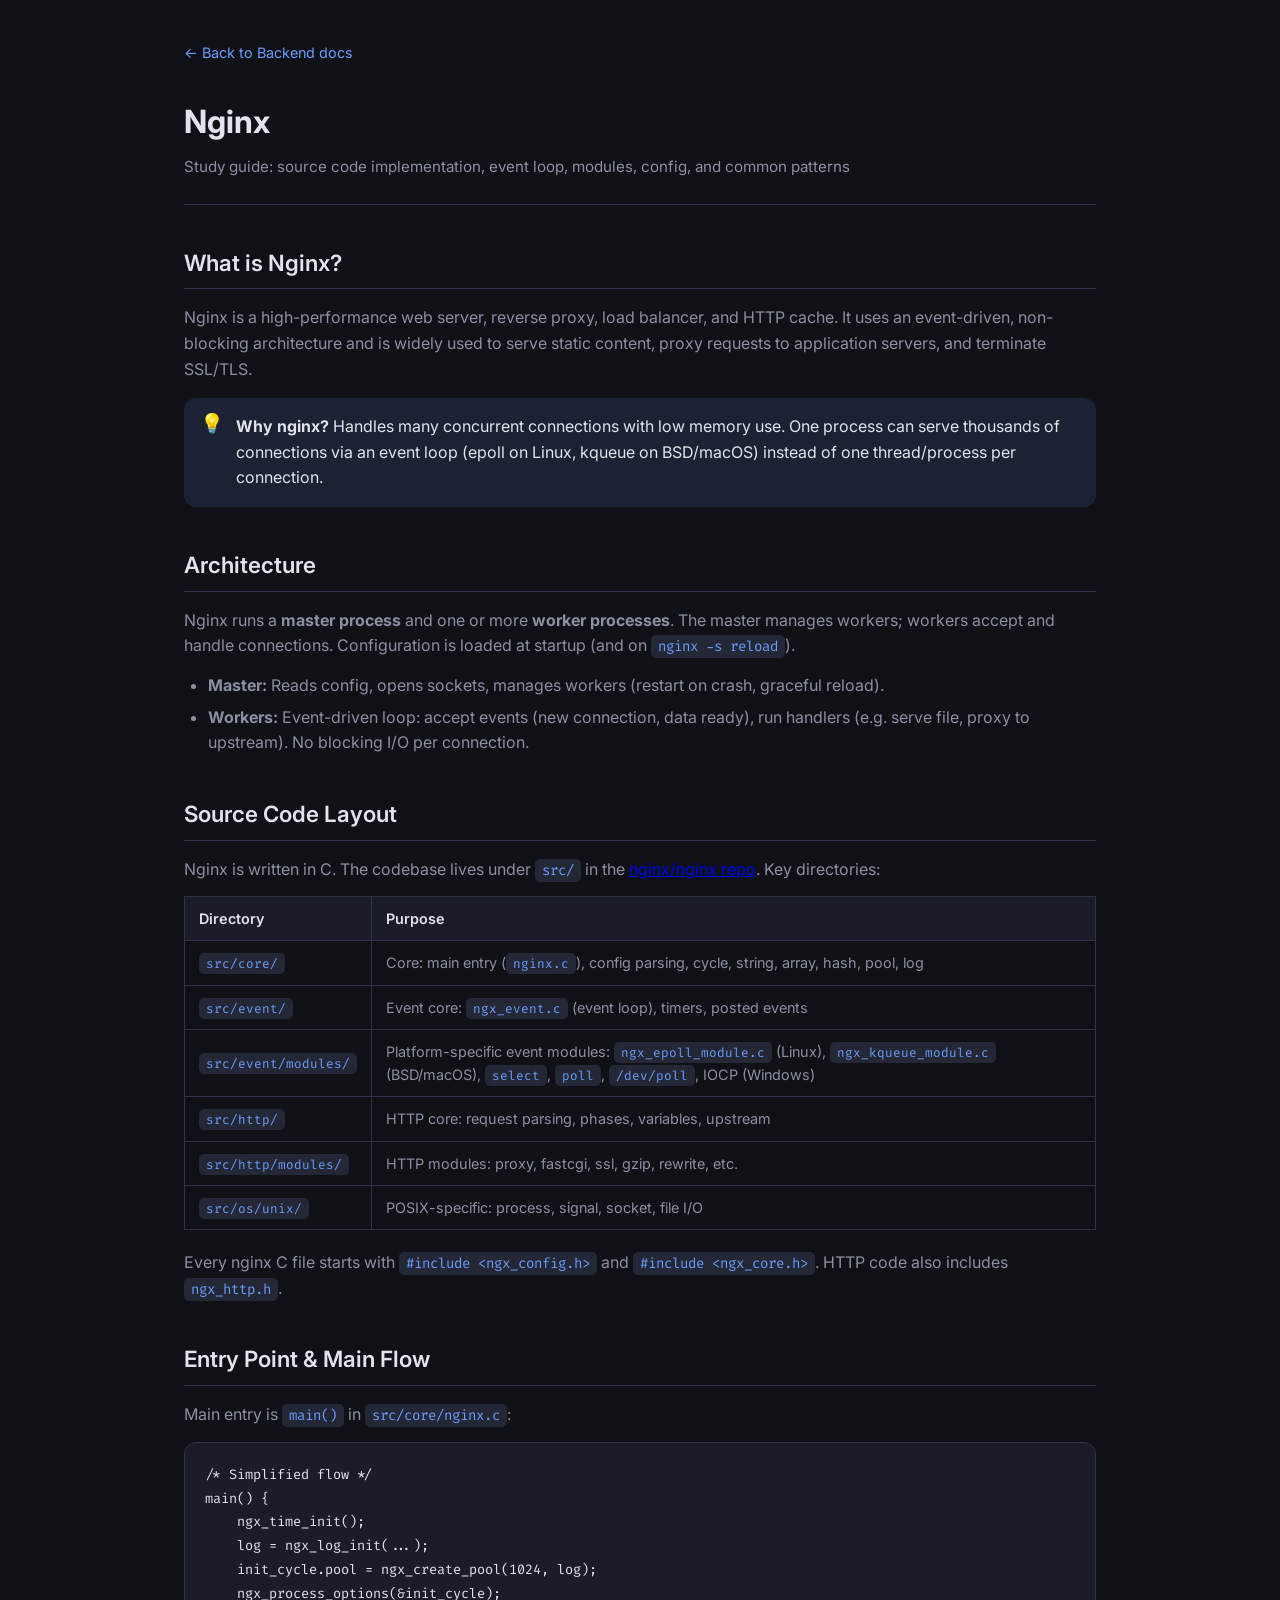
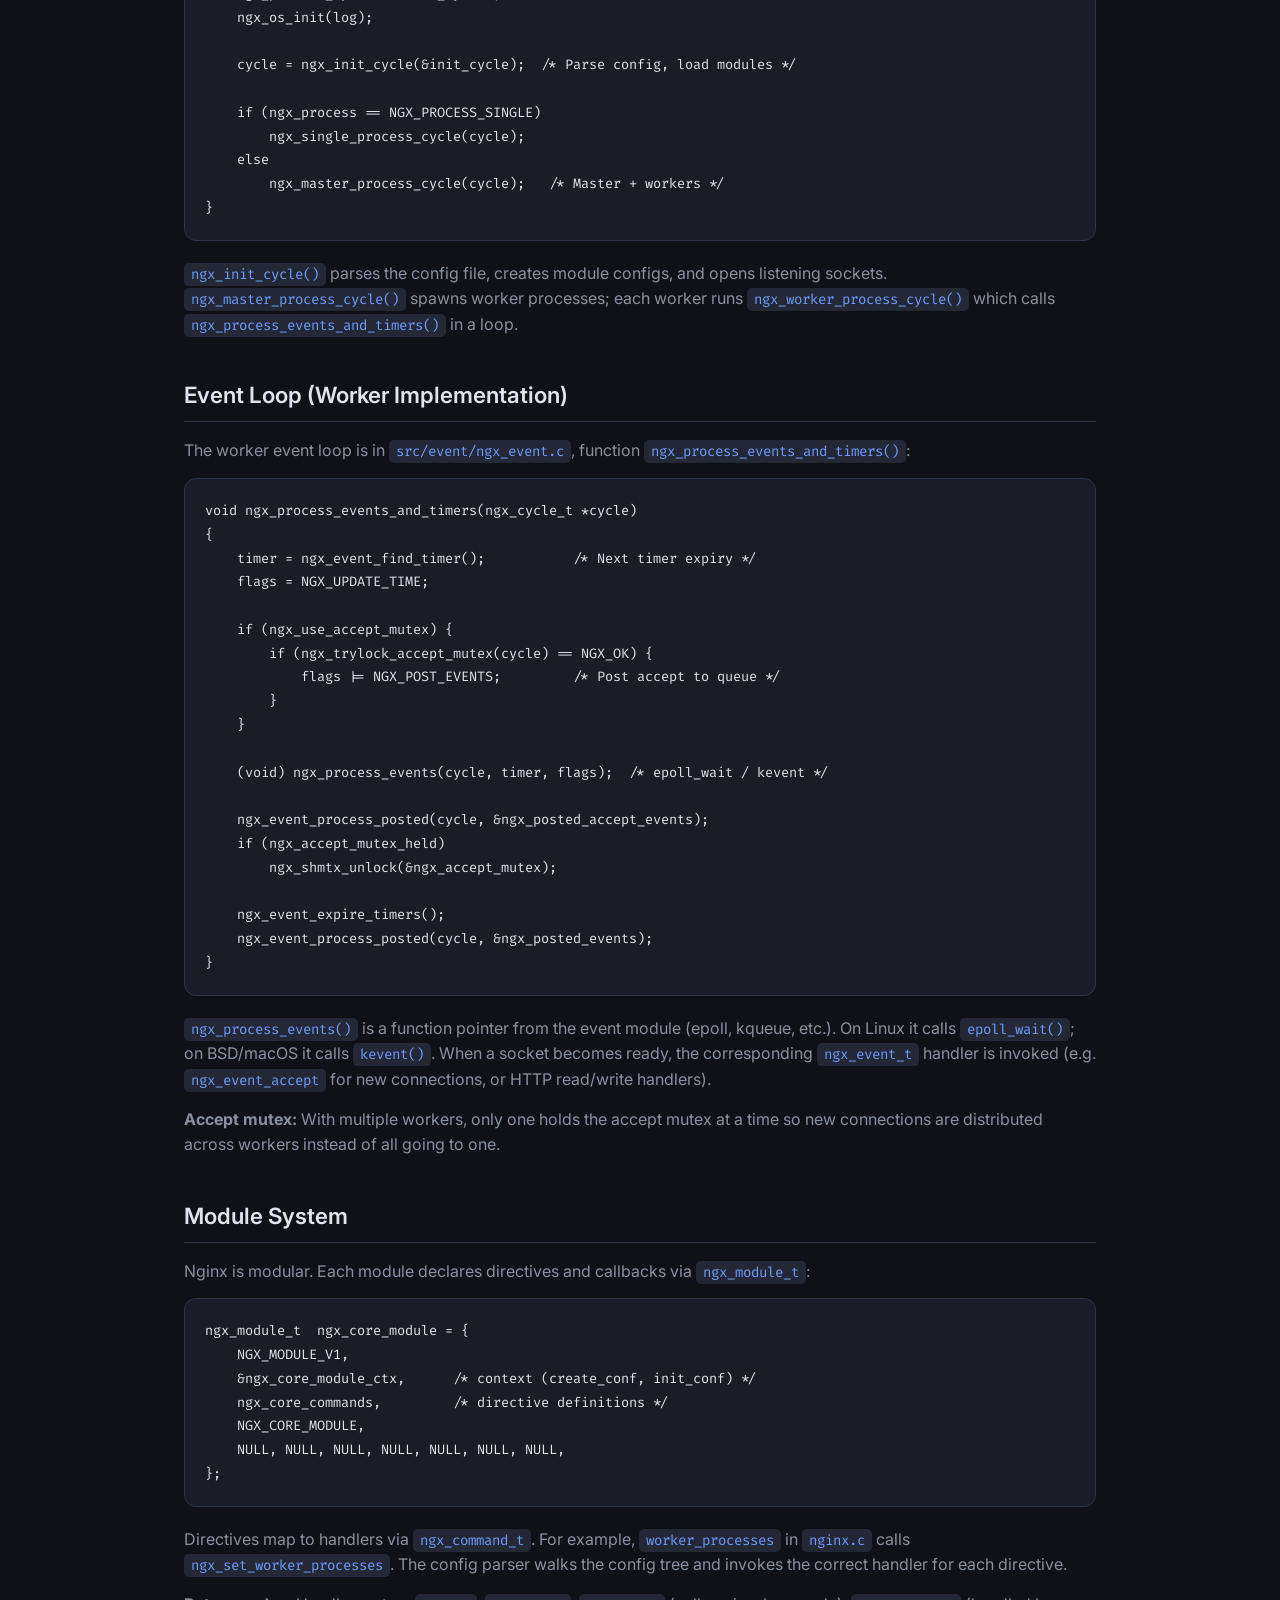
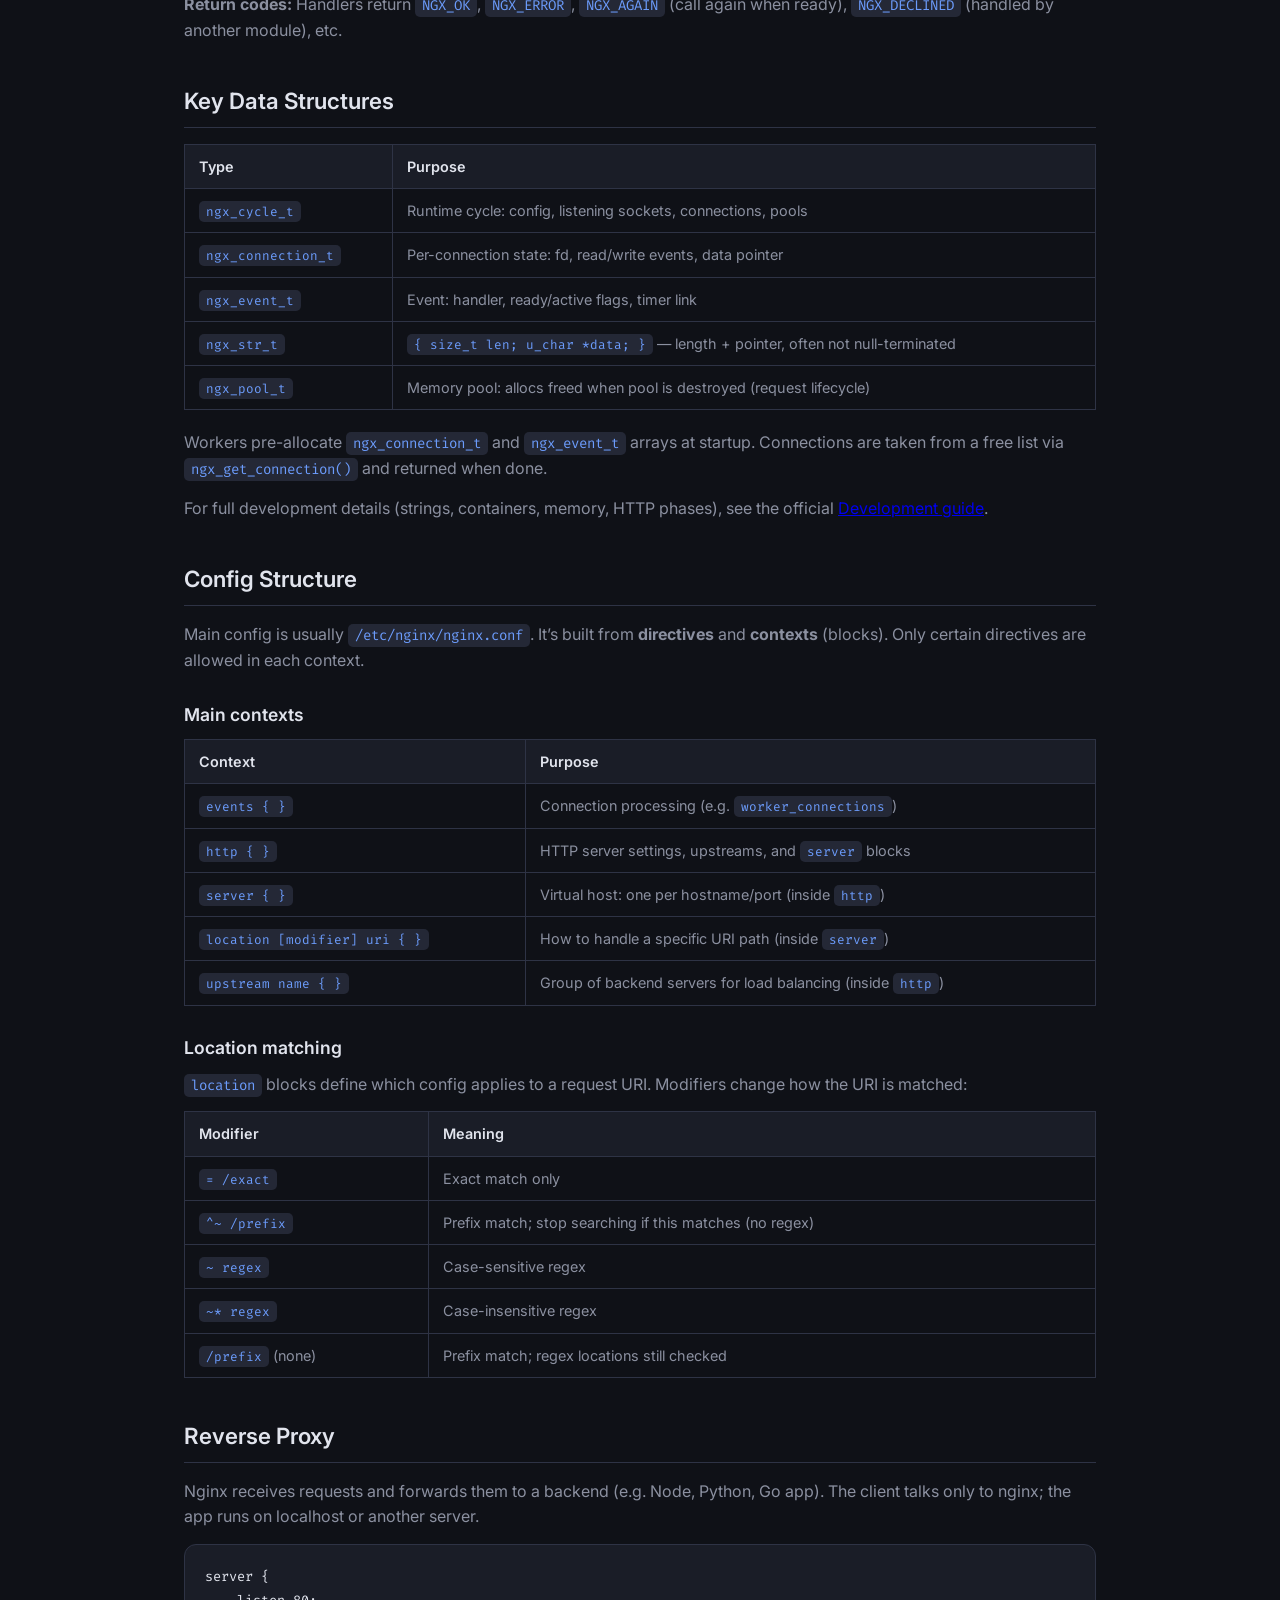
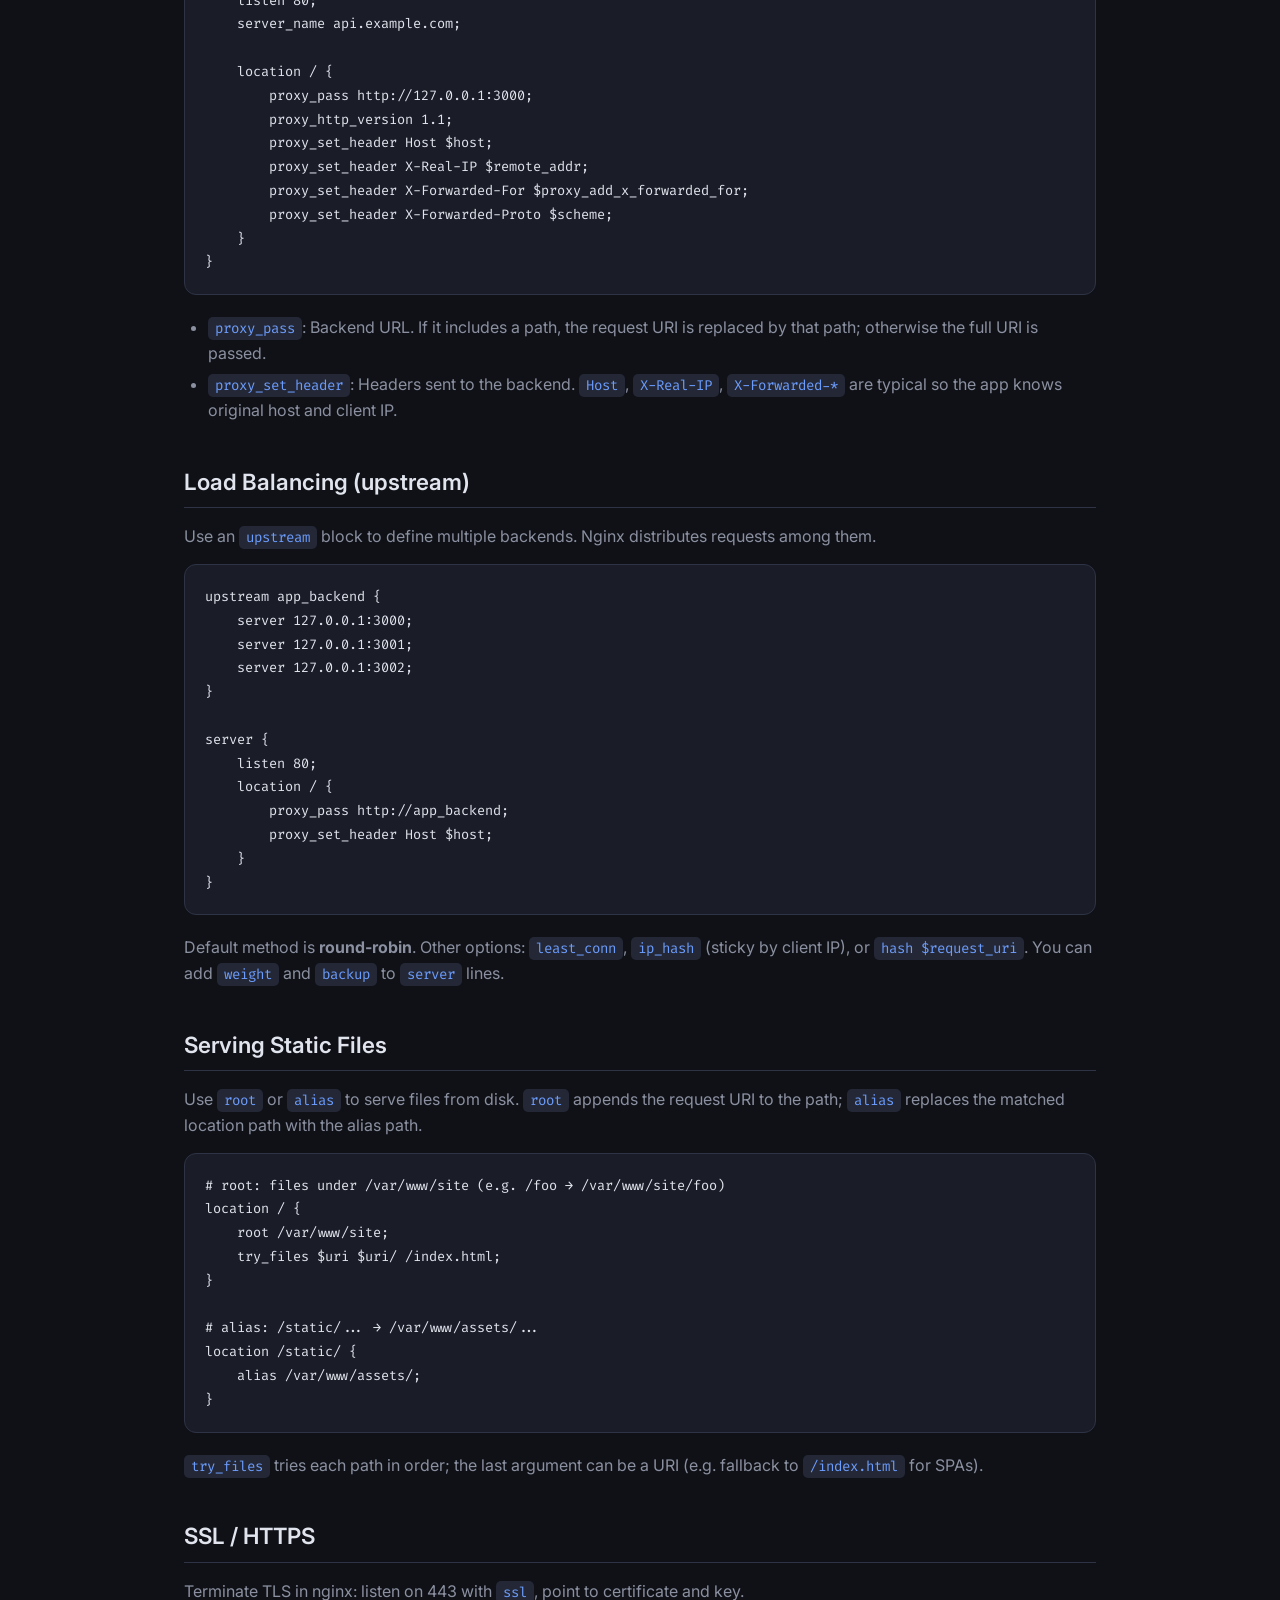
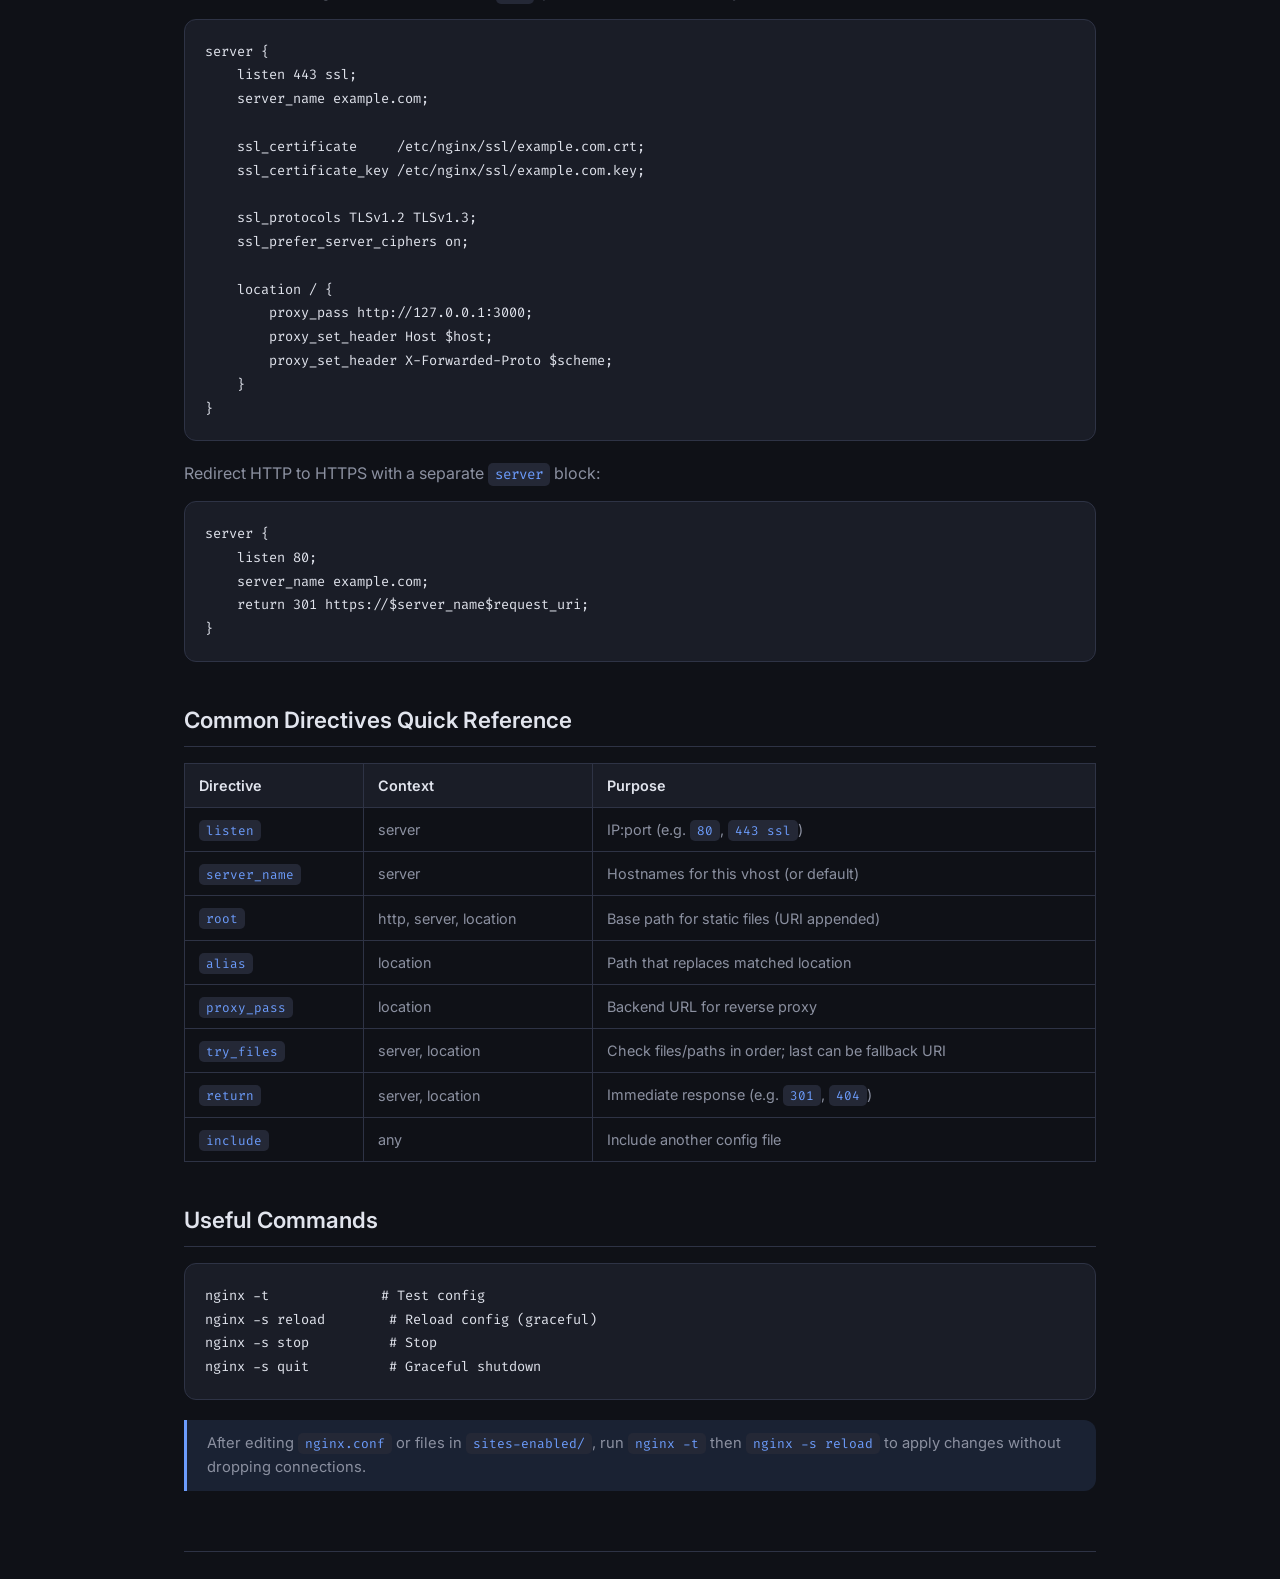
<file: docs/backend/nginx.html>
<!DOCTYPE html>
<html lang="en">
<head>
  <meta charset="UTF-8">
  <meta name="viewport" content="width=device-width, initial-scale=1.0">
  <title>Nginx &mdash; Backend Docs</title>
  <link rel="preconnect" href="https://fonts.googleapis.com">
  <link href="https://fonts.googleapis.com/css2?family=Inter:wght@400;600;700&family=Fira+Code:wght@400;500&display=swap" rel="stylesheet">
  <link rel="stylesheet" href="../../css/style.css">
  <style>
    .concept-card {
      background: var(--surface);
      border: 1px solid var(--border);
      border-radius: var(--radius);
      padding: 20px;
      margin: 16px 0;
    }
    .concept-card h4 {
      color: var(--accent);
      font-size: 1.1rem;
      margin-bottom: 8px;
    }
    .concept-card p {
      margin: 0;
    }
    .key-point {
      display: flex;
      align-items: flex-start;
      gap: 12px;
      padding: 16px;
      background: var(--accent-dim);
      border-radius: var(--radius);
      margin: 16px 0;
    }
    .key-point-icon { font-size: 1.2rem; line-height: 1; }
    .key-point p { margin: 0; color: var(--text); }
  </style>
</head>
<body>

  <div class="container">
    <header class="doc-header">
      <a href="index.html">&larr; Back to Backend docs</a>
      <h1>Nginx</h1>
      <p class="subtitle">Study guide: source code implementation, event loop, modules, config, and common patterns</p>
    </header>

    <article class="doc-content">

      <h2>What is Nginx?</h2>
      <p>Nginx is a high-performance web server, reverse proxy, load balancer, and HTTP cache. It uses an event-driven, non-blocking architecture and is widely used to serve static content, proxy requests to application servers, and terminate SSL/TLS.</p>

      <div class="key-point">
        <span class="key-point-icon">💡</span>
        <p><strong>Why nginx?</strong> Handles many concurrent connections with low memory use. One process can serve thousands of connections via an event loop (epoll on Linux, kqueue on BSD/macOS) instead of one thread/process per connection.</p>
      </div>

      <h2>Architecture</h2>
      <p>Nginx runs a <strong>master process</strong> and one or more <strong>worker processes</strong>. The master manages workers; workers accept and handle connections. Configuration is loaded at startup (and on <code>nginx -s reload</code>).</p>

      <ul>
        <li><strong>Master:</strong> Reads config, opens sockets, manages workers (restart on crash, graceful reload).</li>
        <li><strong>Workers:</strong> Event-driven loop: accept events (new connection, data ready), run handlers (e.g. serve file, proxy to upstream). No blocking I/O per connection.</li>
      </ul>

      <h2>Source Code Layout</h2>
      <p>Nginx is written in C. The codebase lives under <code>src/</code> in the <a href="https://github.com/nginx/nginx" target="_blank" rel="noopener">nginx/nginx repo</a>. Key directories:</p>
      <table>
        <thead>
          <tr>
            <th>Directory</th>
            <th>Purpose</th>
          </tr>
        </thead>
        <tbody>
          <tr>
            <td><code>src/core/</code></td>
            <td>Core: main entry (<code>nginx.c</code>), config parsing, cycle, string, array, hash, pool, log</td>
          </tr>
          <tr>
            <td><code>src/event/</code></td>
            <td>Event core: <code>ngx_event.c</code> (event loop), timers, posted events</td>
          </tr>
          <tr>
            <td><code>src/event/modules/</code></td>
            <td>Platform-specific event modules: <code>ngx_epoll_module.c</code> (Linux), <code>ngx_kqueue_module.c</code> (BSD/macOS), <code>select</code>, <code>poll</code>, <code>/dev/poll</code>, IOCP (Windows)</td>
          </tr>
          <tr>
            <td><code>src/http/</code></td>
            <td>HTTP core: request parsing, phases, variables, upstream</td>
          </tr>
          <tr>
            <td><code>src/http/modules/</code></td>
            <td>HTTP modules: proxy, fastcgi, ssl, gzip, rewrite, etc.</td>
          </tr>
          <tr>
            <td><code>src/os/unix/</code></td>
            <td>POSIX-specific: process, signal, socket, file I/O</td>
          </tr>
        </tbody>
      </table>
      <p>Every nginx C file starts with <code>#include &lt;ngx_config.h&gt;</code> and <code>#include &lt;ngx_core.h&gt;</code>. HTTP code also includes <code>ngx_http.h</code>.</p>

      <h2>Entry Point &amp; Main Flow</h2>
      <p>Main entry is <code>main()</code> in <code>src/core/nginx.c</code>:</p>
      <pre><code>/* Simplified flow */
main() {
    ngx_time_init();
    log = ngx_log_init(...);
    init_cycle.pool = ngx_create_pool(1024, log);
    ngx_process_options(&amp;init_cycle);
    ngx_os_init(log);

    cycle = ngx_init_cycle(&amp;init_cycle);  /* Parse config, load modules */

    if (ngx_process == NGX_PROCESS_SINGLE)
        ngx_single_process_cycle(cycle);
    else
        ngx_master_process_cycle(cycle);   /* Master + workers */
}</code></pre>
      <p><code>ngx_init_cycle()</code> parses the config file, creates module configs, and opens listening sockets. <code>ngx_master_process_cycle()</code> spawns worker processes; each worker runs <code>ngx_worker_process_cycle()</code> which calls <code>ngx_process_events_and_timers()</code> in a loop.</p>

      <h2>Event Loop (Worker Implementation)</h2>
      <p>The worker event loop is in <code>src/event/ngx_event.c</code>, function <code>ngx_process_events_and_timers()</code>:</p>
      <pre><code>void ngx_process_events_and_timers(ngx_cycle_t *cycle)
{
    timer = ngx_event_find_timer();           /* Next timer expiry */
    flags = NGX_UPDATE_TIME;

    if (ngx_use_accept_mutex) {
        if (ngx_trylock_accept_mutex(cycle) == NGX_OK) {
            flags |= NGX_POST_EVENTS;         /* Post accept to queue */
        }
    }

    (void) ngx_process_events(cycle, timer, flags);  /* epoll_wait / kevent */

    ngx_event_process_posted(cycle, &amp;ngx_posted_accept_events);
    if (ngx_accept_mutex_held)
        ngx_shmtx_unlock(&amp;ngx_accept_mutex);

    ngx_event_expire_timers();
    ngx_event_process_posted(cycle, &amp;ngx_posted_events);
}</code></pre>
      <p><code>ngx_process_events()</code> is a function pointer from the event module (epoll, kqueue, etc.). On Linux it calls <code>epoll_wait()</code>; on BSD/macOS it calls <code>kevent()</code>. When a socket becomes ready, the corresponding <code>ngx_event_t</code> handler is invoked (e.g. <code>ngx_event_accept</code> for new connections, or HTTP read/write handlers).</p>
      <p><strong>Accept mutex:</strong> With multiple workers, only one holds the accept mutex at a time so new connections are distributed across workers instead of all going to one.</p>

      <h2>Module System</h2>
      <p>Nginx is modular. Each module declares directives and callbacks via <code>ngx_module_t</code>:</p>
      <pre><code>ngx_module_t  ngx_core_module = {
    NGX_MODULE_V1,
    &amp;ngx_core_module_ctx,      /* context (create_conf, init_conf) */
    ngx_core_commands,         /* directive definitions */
    NGX_CORE_MODULE,
    NULL, NULL, NULL, NULL, NULL, NULL, NULL,
};</code></pre>
      <p>Directives map to handlers via <code>ngx_command_t</code>. For example, <code>worker_processes</code> in <code>nginx.c</code> calls <code>ngx_set_worker_processes</code>. The config parser walks the config tree and invokes the correct handler for each directive.</p>
      <p><strong>Return codes:</strong> Handlers return <code>NGX_OK</code>, <code>NGX_ERROR</code>, <code>NGX_AGAIN</code> (call again when ready), <code>NGX_DECLINED</code> (handled by another module), etc.</p>

      <h2>Key Data Structures</h2>
      <table>
        <thead>
          <tr>
            <th>Type</th>
            <th>Purpose</th>
          </tr>
        </thead>
        <tbody>
          <tr>
            <td><code>ngx_cycle_t</code></td>
            <td>Runtime cycle: config, listening sockets, connections, pools</td>
          </tr>
          <tr>
            <td><code>ngx_connection_t</code></td>
            <td>Per-connection state: fd, read/write events, data pointer</td>
          </tr>
          <tr>
            <td><code>ngx_event_t</code></td>
            <td>Event: handler, ready/active flags, timer link</td>
          </tr>
          <tr>
            <td><code>ngx_str_t</code></td>
            <td><code>{ size_t len; u_char *data; }</code> &mdash; length + pointer, often not null-terminated</td>
          </tr>
          <tr>
            <td><code>ngx_pool_t</code></td>
            <td>Memory pool: allocs freed when pool is destroyed (request lifecycle)</td>
          </tr>
        </tbody>
      </table>
      <p>Workers pre-allocate <code>ngx_connection_t</code> and <code>ngx_event_t</code> arrays at startup. Connections are taken from a free list via <code>ngx_get_connection()</code> and returned when done.</p>
      <p>For full development details (strings, containers, memory, HTTP phases), see the official <a href="https://nginx.org/en/docs/dev/development_guide.html" target="_blank" rel="noopener">Development guide</a>.</p>

      <h2>Config Structure</h2>
      <p>Main config is usually <code>/etc/nginx/nginx.conf</code>. It’s built from <strong>directives</strong> and <strong>contexts</strong> (blocks). Only certain directives are allowed in each context.</p>

      <h3>Main contexts</h3>
      <table>
        <thead>
          <tr>
            <th>Context</th>
            <th>Purpose</th>
          </tr>
        </thead>
        <tbody>
          <tr>
            <td><code>events { }</code></td>
            <td>Connection processing (e.g. <code>worker_connections</code>)</td>
          </tr>
          <tr>
            <td><code>http { }</code></td>
            <td>HTTP server settings, upstreams, and <code>server</code> blocks</td>
          </tr>
          <tr>
            <td><code>server { }</code></td>
            <td>Virtual host: one per hostname/port (inside <code>http</code>)</td>
          </tr>
          <tr>
            <td><code>location [modifier] uri { }</code></td>
            <td>How to handle a specific URI path (inside <code>server</code>)</td>
          </tr>
          <tr>
            <td><code>upstream name { }</code></td>
            <td>Group of backend servers for load balancing (inside <code>http</code>)</td>
          </tr>
        </tbody>
      </table>

      <h3>Location matching</h3>
      <p><code>location</code> blocks define which config applies to a request URI. Modifiers change how the URI is matched:</p>
      <table>
        <thead>
          <tr>
            <th>Modifier</th>
            <th>Meaning</th>
          </tr>
        </thead>
        <tbody>
          <tr>
            <td><code>= /exact</code></td>
            <td>Exact match only</td>
          </tr>
          <tr>
            <td><code>^~ /prefix</code></td>
            <td>Prefix match; stop searching if this matches (no regex)</td>
          </tr>
          <tr>
            <td><code>~ regex</code></td>
            <td>Case-sensitive regex</td>
          </tr>
          <tr>
            <td><code>~* regex</code></td>
            <td>Case-insensitive regex</td>
          </tr>
          <tr>
            <td><code>/prefix</code> (none)</td>
            <td>Prefix match; regex locations still checked</td>
          </tr>
        </tbody>
      </table>

      <h2>Reverse Proxy</h2>
      <p>Nginx receives requests and forwards them to a backend (e.g. Node, Python, Go app). The client talks only to nginx; the app runs on localhost or another server.</p>

      <pre><code>server {
    listen 80;
    server_name api.example.com;

    location / {
        proxy_pass http://127.0.0.1:3000;
        proxy_http_version 1.1;
        proxy_set_header Host $host;
        proxy_set_header X-Real-IP $remote_addr;
        proxy_set_header X-Forwarded-For $proxy_add_x_forwarded_for;
        proxy_set_header X-Forwarded-Proto $scheme;
    }
}</code></pre>

      <ul>
        <li><code>proxy_pass</code>: Backend URL. If it includes a path, the request URI is replaced by that path; otherwise the full URI is passed.</li>
        <li><code>proxy_set_header</code>: Headers sent to the backend. <code>Host</code>, <code>X-Real-IP</code>, <code>X-Forwarded-*</code> are typical so the app knows original host and client IP.</li>
      </ul>

      <h2>Load Balancing (upstream)</h2>
      <p>Use an <code>upstream</code> block to define multiple backends. Nginx distributes requests among them.</p>

      <pre><code>upstream app_backend {
    server 127.0.0.1:3000;
    server 127.0.0.1:3001;
    server 127.0.0.1:3002;
}

server {
    listen 80;
    location / {
        proxy_pass http://app_backend;
        proxy_set_header Host $host;
    }
}</code></pre>

      <p>Default method is <strong>round-robin</strong>. Other options: <code>least_conn</code>, <code>ip_hash</code> (sticky by client IP), or <code>hash $request_uri</code>. You can add <code>weight</code> and <code>backup</code> to <code>server</code> lines.</p>

      <h2>Serving Static Files</h2>
      <p>Use <code>root</code> or <code>alias</code> to serve files from disk. <code>root</code> appends the request URI to the path; <code>alias</code> replaces the matched location path with the alias path.</p>

      <pre><code># root: files under /var/www/site (e.g. /foo → /var/www/site/foo)
location / {
    root /var/www/site;
    try_files $uri $uri/ /index.html;
}

# alias: /static/... → /var/www/assets/...
location /static/ {
    alias /var/www/assets/;
}</code></pre>

      <p><code>try_files</code> tries each path in order; the last argument can be a URI (e.g. fallback to <code>/index.html</code> for SPAs).</p>

      <h2>SSL / HTTPS</h2>
      <p>Terminate TLS in nginx: listen on 443 with <code>ssl</code>, point to certificate and key.</p>

      <pre><code>server {
    listen 443 ssl;
    server_name example.com;

    ssl_certificate     /etc/nginx/ssl/example.com.crt;
    ssl_certificate_key /etc/nginx/ssl/example.com.key;

    ssl_protocols TLSv1.2 TLSv1.3;
    ssl_prefer_server_ciphers on;

    location / {
        proxy_pass http://127.0.0.1:3000;
        proxy_set_header Host $host;
        proxy_set_header X-Forwarded-Proto $scheme;
    }
}</code></pre>

      <p>Redirect HTTP to HTTPS with a separate <code>server</code> block:</p>
      <pre><code>server {
    listen 80;
    server_name example.com;
    return 301 https://$server_name$request_uri;
}</code></pre>

      <h2>Common Directives Quick Reference</h2>
      <table>
        <thead>
          <tr>
            <th>Directive</th>
            <th>Context</th>
            <th>Purpose</th>
          </tr>
        </thead>
        <tbody>
          <tr>
            <td><code>listen</code></td>
            <td>server</td>
            <td>IP:port (e.g. <code>80</code>, <code>443 ssl</code>)</td>
          </tr>
          <tr>
            <td><code>server_name</code></td>
            <td>server</td>
            <td>Hostnames for this vhost (or default)</td>
          </tr>
          <tr>
            <td><code>root</code></td>
            <td>http, server, location</td>
            <td>Base path for static files (URI appended)</td>
          </tr>
          <tr>
            <td><code>alias</code></td>
            <td>location</td>
            <td>Path that replaces matched location</td>
          </tr>
          <tr>
            <td><code>proxy_pass</code></td>
            <td>location</td>
            <td>Backend URL for reverse proxy</td>
          </tr>
          <tr>
            <td><code>try_files</code></td>
            <td>server, location</td>
            <td>Check files/paths in order; last can be fallback URI</td>
          </tr>
          <tr>
            <td><code>return</code></td>
            <td>server, location</td>
            <td>Immediate response (e.g. <code>301</code>, <code>404</code>)</td>
          </tr>
          <tr>
            <td><code>include</code></td>
            <td>any</td>
            <td>Include another config file</td>
          </tr>
        </tbody>
      </table>

      <h2>Useful Commands</h2>
      <pre><code>nginx -t              # Test config
nginx -s reload        # Reload config (graceful)
nginx -s stop          # Stop
nginx -s quit          # Graceful shutdown</code></pre>

      <blockquote>After editing <code>nginx.conf</code> or files in <code>sites-enabled/</code>, run <code>nginx -t</code> then <code>nginx -s reload</code> to apply changes without dropping connections.</blockquote>

    </article>

    <footer class="doc-footer">
      <a href="index.html">&larr; Back to Backend docs</a>
    </footer>
  </div>

</body>
</html>
</file>
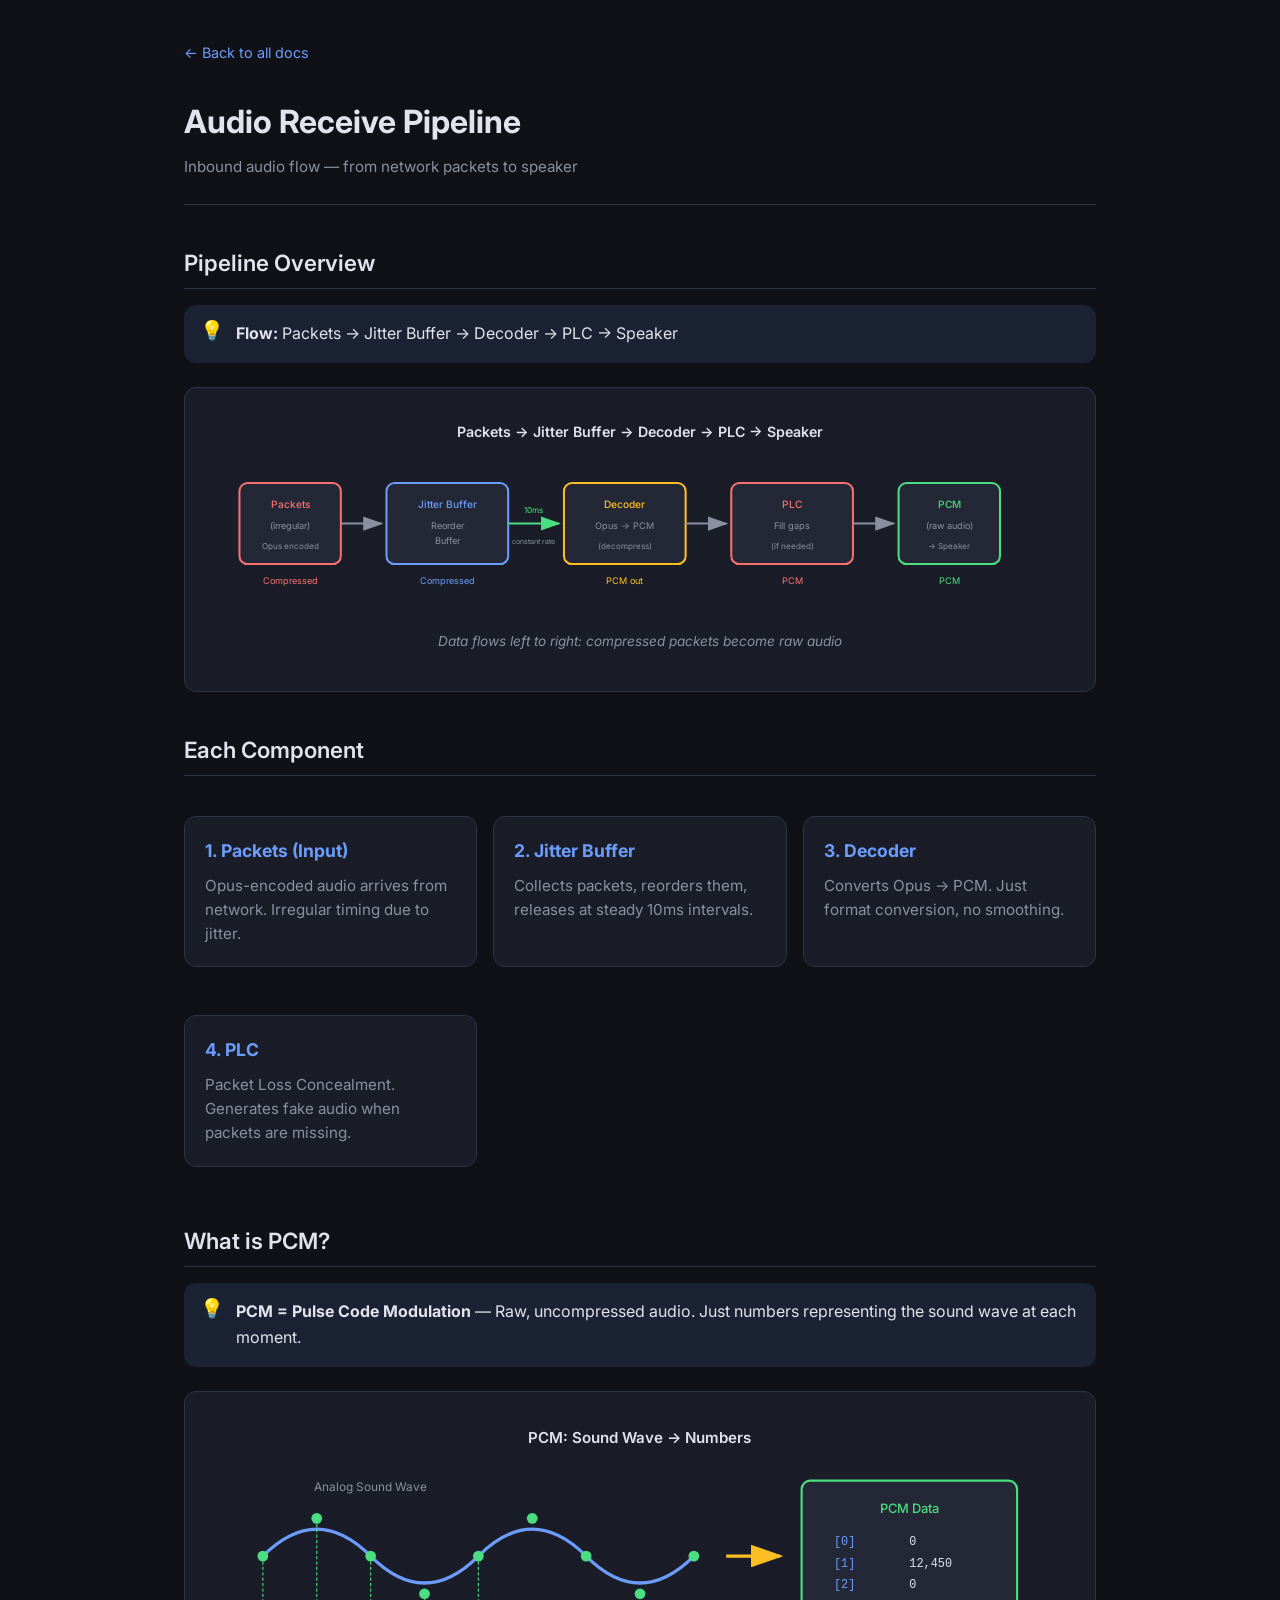
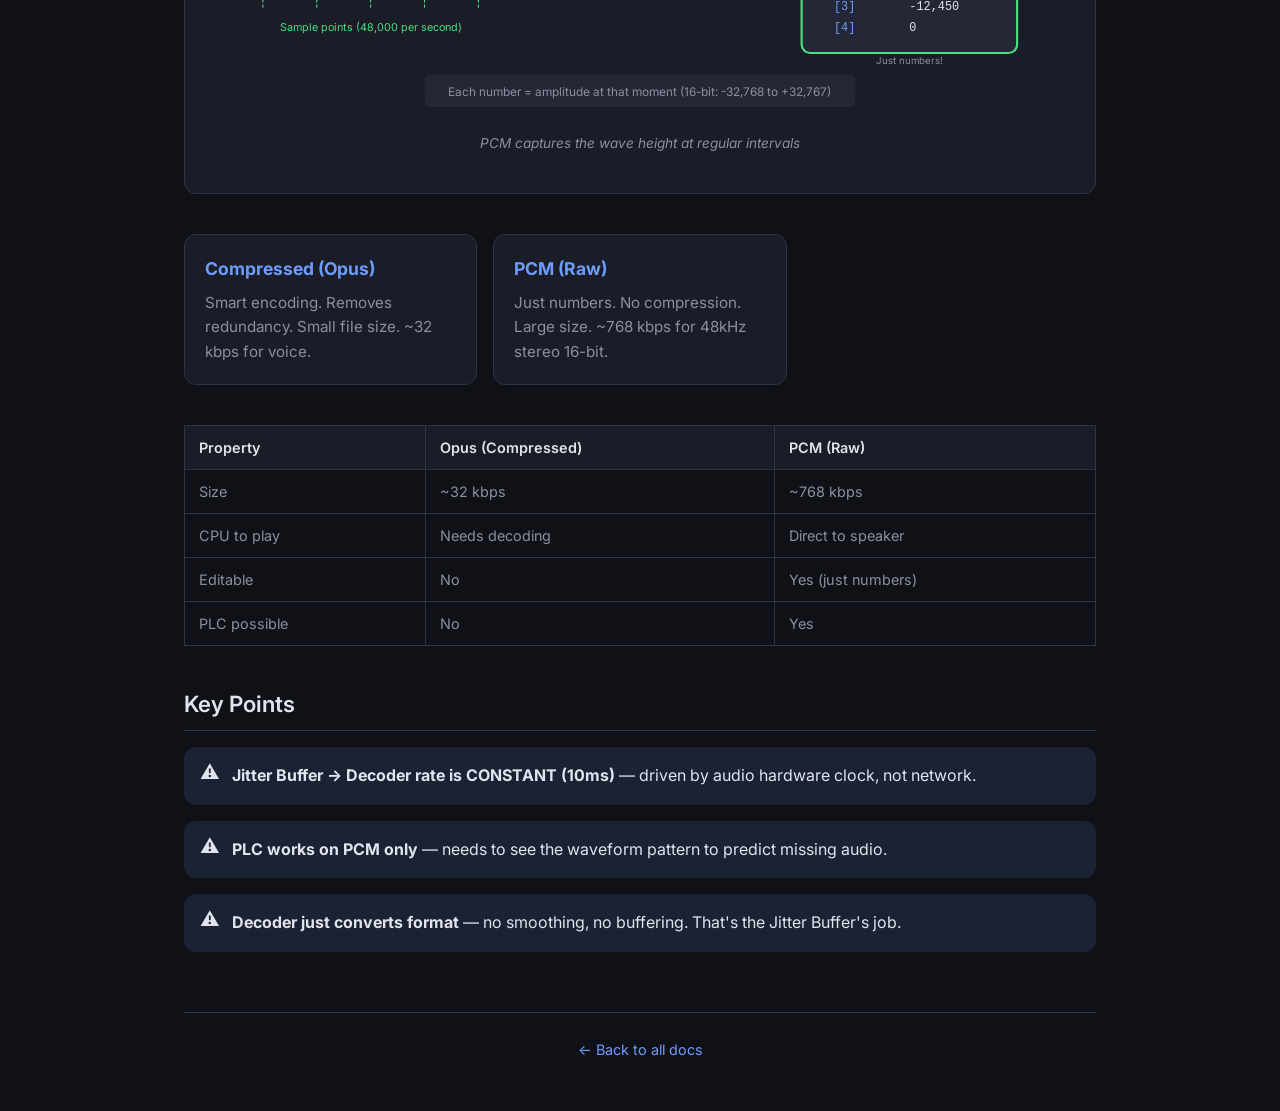
<file: docs/webrtc/audio-receive-pipeline.html>
<!DOCTYPE html>
<html lang="en">
<head>
  <meta charset="UTF-8">
  <meta name="viewport" content="width=device-width, initial-scale=1.0">
  <title>Audio Receive Pipeline &mdash; WebRTC Docs</title>
  <link rel="preconnect" href="https://fonts.googleapis.com">
  <link href="https://fonts.googleapis.com/css2?family=Inter:wght@400;600;700&family=Fira+Code:wght@400;500&display=swap" rel="stylesheet">
  <link rel="stylesheet" href="../../css/style.css">
  <style>
    .diagram {
      background: var(--surface);
      border: 1px solid var(--border);
      border-radius: var(--radius);
      padding: 24px;
      margin: 24px 0;
      overflow-x: auto;
    }
    .diagram svg {
      display: block;
      margin: 0 auto;
      max-width: 100%;
      height: auto;
    }
    .diagram-caption {
      text-align: center;
      font-size: 0.85rem;
      color: var(--text-muted);
      margin-top: 16px;
      font-style: italic;
    }
    .component-card {
      background: var(--surface);
      border: 1px solid var(--border);
      border-radius: var(--radius);
      padding: 20px;
      margin: 16px 0;
    }
    .component-card h4 {
      color: var(--accent);
      font-size: 1.1rem;
      margin-bottom: 8px;
    }
    .component-card p {
      margin: 0;
      color: var(--text-muted);
      font-size: 0.95rem;
    }
    .key-point {
      display: flex;
      align-items: flex-start;
      gap: 12px;
      padding: 16px;
      background: var(--accent-dim);
      border-radius: var(--radius);
      margin: 16px 0;
    }
    .key-point-icon {
      font-size: 1.2rem;
      line-height: 1;
    }
    .key-point p {
      margin: 0;
      color: var(--text);
    }
    .component-grid {
      display: grid;
      grid-template-columns: repeat(auto-fill, minmax(280px, 1fr));
      gap: 16px;
      margin: 24px 0;
    }
  </style>
</head>
<body>

  <div class="container">
    <header class="doc-header">
      <a href="index.html">&larr; Back to all docs</a>
      <h1>Audio Receive Pipeline</h1>
      <p class="subtitle">Inbound audio flow &mdash; from network packets to speaker</p>
    </header>

    <article class="doc-content">

      <!-- ============================================ -->
      <!-- SECTION: Pipeline Overview -->
      <!-- ============================================ -->
      <h2>Pipeline Overview</h2>

      <div class="key-point">
        <span class="key-point-icon">&#128161;</span>
        <p><strong>Flow:</strong> Packets → Jitter Buffer → Decoder → PLC → Speaker</p>
      </div>

      <div class="diagram">
        <svg viewBox="0 0 850 200" xmlns="http://www.w3.org/2000/svg">
          <text x="425" y="25" text-anchor="middle" fill="#e1e4ed" font-size="14" font-weight="600">Packets → Jitter Buffer → Decoder → PLC → Speaker</text>
          
          <!-- Packets (irregular) -->
          <rect x="30" y="70" width="100" height="80" rx="8" fill="#242836" stroke="#f87171" stroke-width="2"/>
          <text x="80" y="95" text-anchor="middle" fill="#f87171" font-size="10" font-weight="500">Packets</text>
          <text x="80" y="115" text-anchor="middle" fill="#8b90a0" font-size="9">(irregular)</text>
          <text x="80" y="135" text-anchor="middle" fill="#8b90a0" font-size="8">Opus encoded</text>
          
          <!-- Arrow -->
          <path d="M130 110 L170 110" stroke="#8b90a0" stroke-width="2" marker-end="url(#arr1)"/>
          
          <!-- Jitter Buffer -->
          <rect x="175" y="70" width="120" height="80" rx="8" fill="#242836" stroke="#6c9cfc" stroke-width="2"/>
          <text x="235" y="95" text-anchor="middle" fill="#6c9cfc" font-size="10" font-weight="500">Jitter Buffer</text>
          <text x="235" y="115" text-anchor="middle" fill="#8b90a0" font-size="9">Reorder</text>
          <text x="235" y="130" text-anchor="middle" fill="#8b90a0" font-size="9">Buffer</text>
          
          <!-- Arrow with label -->
          <path d="M295 110 L345 110" stroke="#4ade80" stroke-width="2" marker-end="url(#arr2)"/>
          <text x="320" y="100" text-anchor="middle" fill="#4ade80" font-size="8">10ms</text>
          <text x="320" y="130" text-anchor="middle" fill="#8b90a0" font-size="7">constant rate</text>
          
          <!-- Decoder -->
          <rect x="350" y="70" width="120" height="80" rx="8" fill="#242836" stroke="#fbbf24" stroke-width="2"/>
          <text x="410" y="95" text-anchor="middle" fill="#fbbf24" font-size="10" font-weight="500">Decoder</text>
          <text x="410" y="115" text-anchor="middle" fill="#8b90a0" font-size="9">Opus → PCM</text>
          <text x="410" y="135" text-anchor="middle" fill="#8b90a0" font-size="8">(decompress)</text>
          
          <!-- Arrow -->
          <path d="M470 110 L510 110" stroke="#8b90a0" stroke-width="2" marker-end="url(#arr1)"/>
          
          <!-- PLC -->
          <rect x="515" y="70" width="120" height="80" rx="8" fill="#242836" stroke="#f87171" stroke-width="2"/>
          <text x="575" y="95" text-anchor="middle" fill="#f87171" font-size="10" font-weight="500">PLC</text>
          <text x="575" y="115" text-anchor="middle" fill="#8b90a0" font-size="9">Fill gaps</text>
          <text x="575" y="135" text-anchor="middle" fill="#8b90a0" font-size="8">(if needed)</text>
          
          <!-- Arrow -->
          <path d="M635 110 L675 110" stroke="#8b90a0" stroke-width="2" marker-end="url(#arr1)"/>
          
          <!-- PCM Output -->
          <rect x="680" y="70" width="100" height="80" rx="8" fill="#242836" stroke="#4ade80" stroke-width="2"/>
          <text x="730" y="95" text-anchor="middle" fill="#4ade80" font-size="10" font-weight="500">PCM</text>
          <text x="730" y="115" text-anchor="middle" fill="#8b90a0" font-size="9">(raw audio)</text>
          <text x="730" y="135" text-anchor="middle" fill="#8b90a0" font-size="8">→ Speaker</text>
          
          <!-- Data format labels -->
          <text x="80" y="170" text-anchor="middle" fill="#f87171" font-size="9">Compressed</text>
          <text x="235" y="170" text-anchor="middle" fill="#6c9cfc" font-size="9">Compressed</text>
          <text x="410" y="170" text-anchor="middle" fill="#fbbf24" font-size="9">PCM out</text>
          <text x="575" y="170" text-anchor="middle" fill="#f87171" font-size="9">PCM</text>
          <text x="730" y="170" text-anchor="middle" fill="#4ade80" font-size="9">PCM</text>
          
          <defs>
            <marker id="arr1" markerWidth="10" markerHeight="7" refX="9" refY="3.5" orient="auto">
              <polygon points="0 0, 10 3.5, 0 7" fill="#8b90a0"/>
            </marker>
            <marker id="arr2" markerWidth="10" markerHeight="7" refX="9" refY="3.5" orient="auto">
              <polygon points="0 0, 10 3.5, 0 7" fill="#4ade80"/>
            </marker>
          </defs>
        </svg>
        <p class="diagram-caption">Data flows left to right: compressed packets become raw audio</p>
      </div>

      <!-- ============================================ -->
      <!-- SECTION: Each Component -->
      <!-- ============================================ -->
      <h2>Each Component</h2>

      <div class="component-grid">
        <div class="component-card">
          <h4>1. Packets (Input)</h4>
          <p>Opus-encoded audio arrives from network. Irregular timing due to jitter.</p>
        </div>
        <div class="component-card">
          <h4>2. Jitter Buffer</h4>
          <p>Collects packets, reorders them, releases at steady 10ms intervals.</p>
        </div>
        <div class="component-card">
          <h4>3. Decoder</h4>
          <p>Converts Opus → PCM. Just format conversion, no smoothing.</p>
        </div>
        <div class="component-card">
          <h4>4. PLC</h4>
          <p>Packet Loss Concealment. Generates fake audio when packets are missing.</p>
        </div>
      </div>

      <!-- ============================================ -->
      <!-- SECTION: What is PCM -->
      <!-- ============================================ -->
      <h2>What is PCM?</h2>

      <div class="key-point">
        <span class="key-point-icon">&#128161;</span>
        <p><strong>PCM = Pulse Code Modulation</strong> &mdash; Raw, uncompressed audio. Just numbers representing the sound wave at each moment.</p>
      </div>

      <div class="diagram">
        <svg viewBox="0 0 800 280" xmlns="http://www.w3.org/2000/svg">
          <text x="400" y="25" text-anchor="middle" fill="#e1e4ed" font-size="14" font-weight="600">PCM: Sound Wave → Numbers</text>
          
          <!-- Sound wave -->
          <text x="150" y="70" text-anchor="middle" fill="#8b90a0" font-size="11">Analog Sound Wave</text>
          <path d="M50 130 Q100 80 150 130 Q200 180 250 130 Q300 80 350 130 Q400 180 450 130" 
                fill="none" stroke="#6c9cfc" stroke-width="3"/>
          
          <!-- Sampling points -->
          <circle cx="50" cy="130" r="5" fill="#4ade80"/>
          <circle cx="100" cy="95" r="5" fill="#4ade80"/>
          <circle cx="150" cy="130" r="5" fill="#4ade80"/>
          <circle cx="200" cy="165" r="5" fill="#4ade80"/>
          <circle cx="250" cy="130" r="5" fill="#4ade80"/>
          <circle cx="300" cy="95" r="5" fill="#4ade80"/>
          <circle cx="350" cy="130" r="5" fill="#4ade80"/>
          <circle cx="400" cy="165" r="5" fill="#4ade80"/>
          <circle cx="450" cy="130" r="5" fill="#4ade80"/>
          
          <!-- Vertical lines to show sampling -->
          <line x1="50" y1="130" x2="50" y2="180" stroke="#4ade80" stroke-width="1" stroke-dasharray="3,2"/>
          <line x1="100" y1="95" x2="100" y2="180" stroke="#4ade80" stroke-width="1" stroke-dasharray="3,2"/>
          <line x1="150" y1="130" x2="150" y2="180" stroke="#4ade80" stroke-width="1" stroke-dasharray="3,2"/>
          <line x1="200" y1="165" x2="200" y2="180" stroke="#4ade80" stroke-width="1" stroke-dasharray="3,2"/>
          <line x1="250" y1="130" x2="250" y2="180" stroke="#4ade80" stroke-width="1" stroke-dasharray="3,2"/>
          
          <text x="150" y="200" text-anchor="middle" fill="#4ade80" font-size="10">Sample points (48,000 per second)</text>
          
          <!-- Arrow -->
          <path d="M480 130 L530 130" stroke="#fbbf24" stroke-width="3" marker-end="url(#arr-yellow)"/>
          
          <!-- PCM numbers -->
          <rect x="550" y="60" width="200" height="160" rx="8" fill="#242836" stroke="#4ade80" stroke-width="2"/>
          <text x="650" y="90" text-anchor="middle" fill="#4ade80" font-size="12" font-weight="500">PCM Data</text>
          
          <text x="580" y="120" fill="#6c9cfc" font-family="monospace" font-size="11">[0]</text>
          <text x="650" y="120" fill="#e1e4ed" font-family="monospace" font-size="11">0</text>
          
          <text x="580" y="140" fill="#6c9cfc" font-family="monospace" font-size="11">[1]</text>
          <text x="650" y="140" fill="#e1e4ed" font-family="monospace" font-size="11">12,450</text>
          
          <text x="580" y="160" fill="#6c9cfc" font-family="monospace" font-size="11">[2]</text>
          <text x="650" y="160" fill="#e1e4ed" font-family="monospace" font-size="11">0</text>
          
          <text x="580" y="180" fill="#6c9cfc" font-family="monospace" font-size="11">[3]</text>
          <text x="650" y="180" fill="#e1e4ed" font-family="monospace" font-size="11">-12,450</text>
          
          <text x="580" y="200" fill="#6c9cfc" font-family="monospace" font-size="11">[4]</text>
          <text x="650" y="200" fill="#e1e4ed" font-family="monospace" font-size="11">0</text>
          
          <text x="650" y="230" text-anchor="middle" fill="#8b90a0" font-size="9">Just numbers!</text>
          
          <!-- Explanation -->
          <rect x="200" y="240" width="400" height="30" rx="6" fill="#242836"/>
          <text x="400" y="260" text-anchor="middle" fill="#8b90a0" font-size="11">Each number = amplitude at that moment (16-bit: -32,768 to +32,767)</text>
          
          <defs>
            <marker id="arr-yellow" markerWidth="10" markerHeight="7" refX="9" refY="3.5" orient="auto">
              <polygon points="0 0, 10 3.5, 0 7" fill="#fbbf24"/>
            </marker>
          </defs>
        </svg>
        <p class="diagram-caption">PCM captures the wave height at regular intervals</p>
      </div>

      <div class="component-grid">
        <div class="component-card">
          <h4>Compressed (Opus)</h4>
          <p>Smart encoding. Removes redundancy. Small file size. ~32 kbps for voice.</p>
        </div>
        <div class="component-card">
          <h4>PCM (Raw)</h4>
          <p>Just numbers. No compression. Large size. ~768 kbps for 48kHz stereo 16-bit.</p>
        </div>
      </div>

      <table>
        <thead>
          <tr>
            <th>Property</th>
            <th>Opus (Compressed)</th>
            <th>PCM (Raw)</th>
          </tr>
        </thead>
        <tbody>
          <tr>
            <td>Size</td>
            <td>~32 kbps</td>
            <td>~768 kbps</td>
          </tr>
          <tr>
            <td>CPU to play</td>
            <td>Needs decoding</td>
            <td>Direct to speaker</td>
          </tr>
          <tr>
            <td>Editable</td>
            <td>No</td>
            <td>Yes (just numbers)</td>
          </tr>
          <tr>
            <td>PLC possible</td>
            <td>No</td>
            <td>Yes</td>
          </tr>
        </tbody>
      </table>

      <!-- ============================================ -->
      <!-- SECTION: Key Points -->
      <!-- ============================================ -->
      <h2>Key Points</h2>

      <div class="key-point">
        <span class="key-point-icon">&#9888;</span>
        <p><strong>Jitter Buffer → Decoder rate is CONSTANT (10ms)</strong> &mdash; driven by audio hardware clock, not network.</p>
      </div>

      <div class="key-point">
        <span class="key-point-icon">&#9888;</span>
        <p><strong>PLC works on PCM only</strong> &mdash; needs to see the waveform pattern to predict missing audio.</p>
      </div>

      <div class="key-point">
        <span class="key-point-icon">&#9888;</span>
        <p><strong>Decoder just converts format</strong> &mdash; no smoothing, no buffering. That's the Jitter Buffer's job.</p>
      </div>

    </article>

    <footer class="doc-footer">
      <a href="index.html">&larr; Back to all docs</a>
    </footer>
  </div>

</body>
</html>
</file>
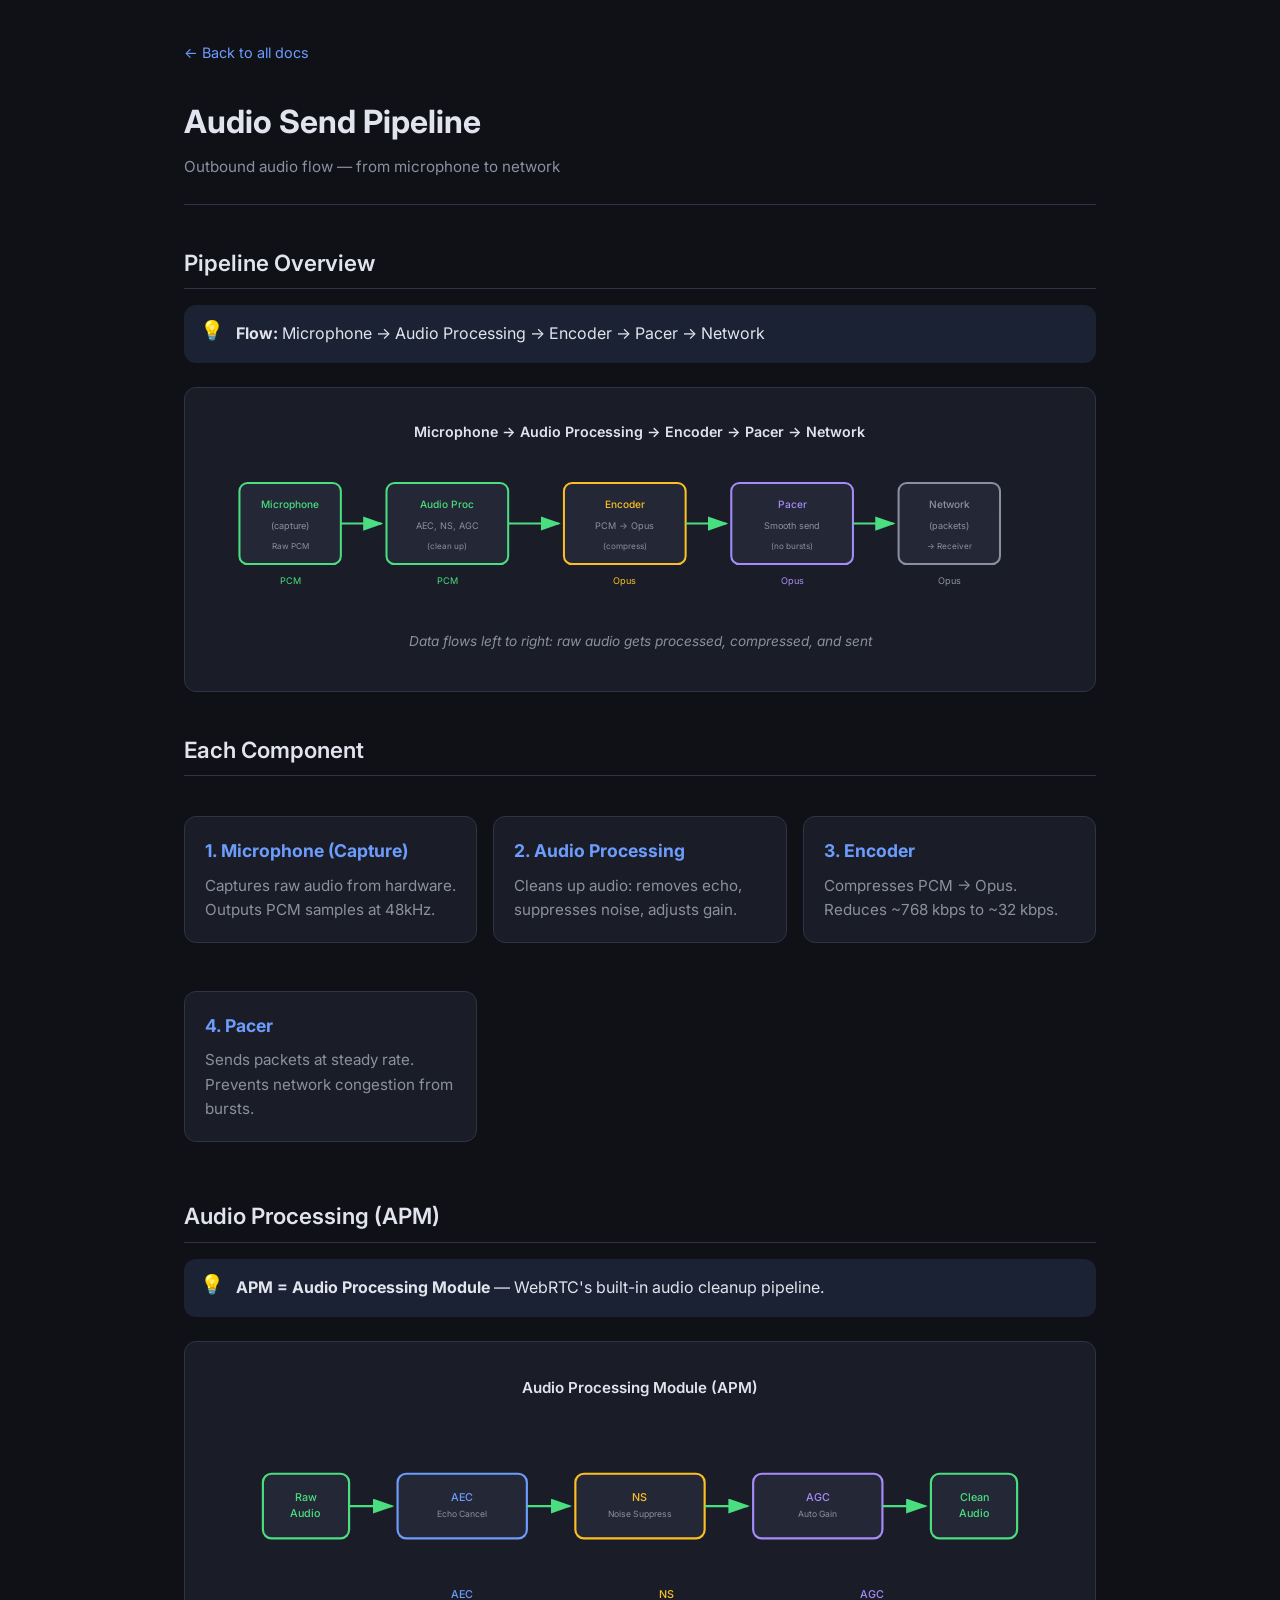
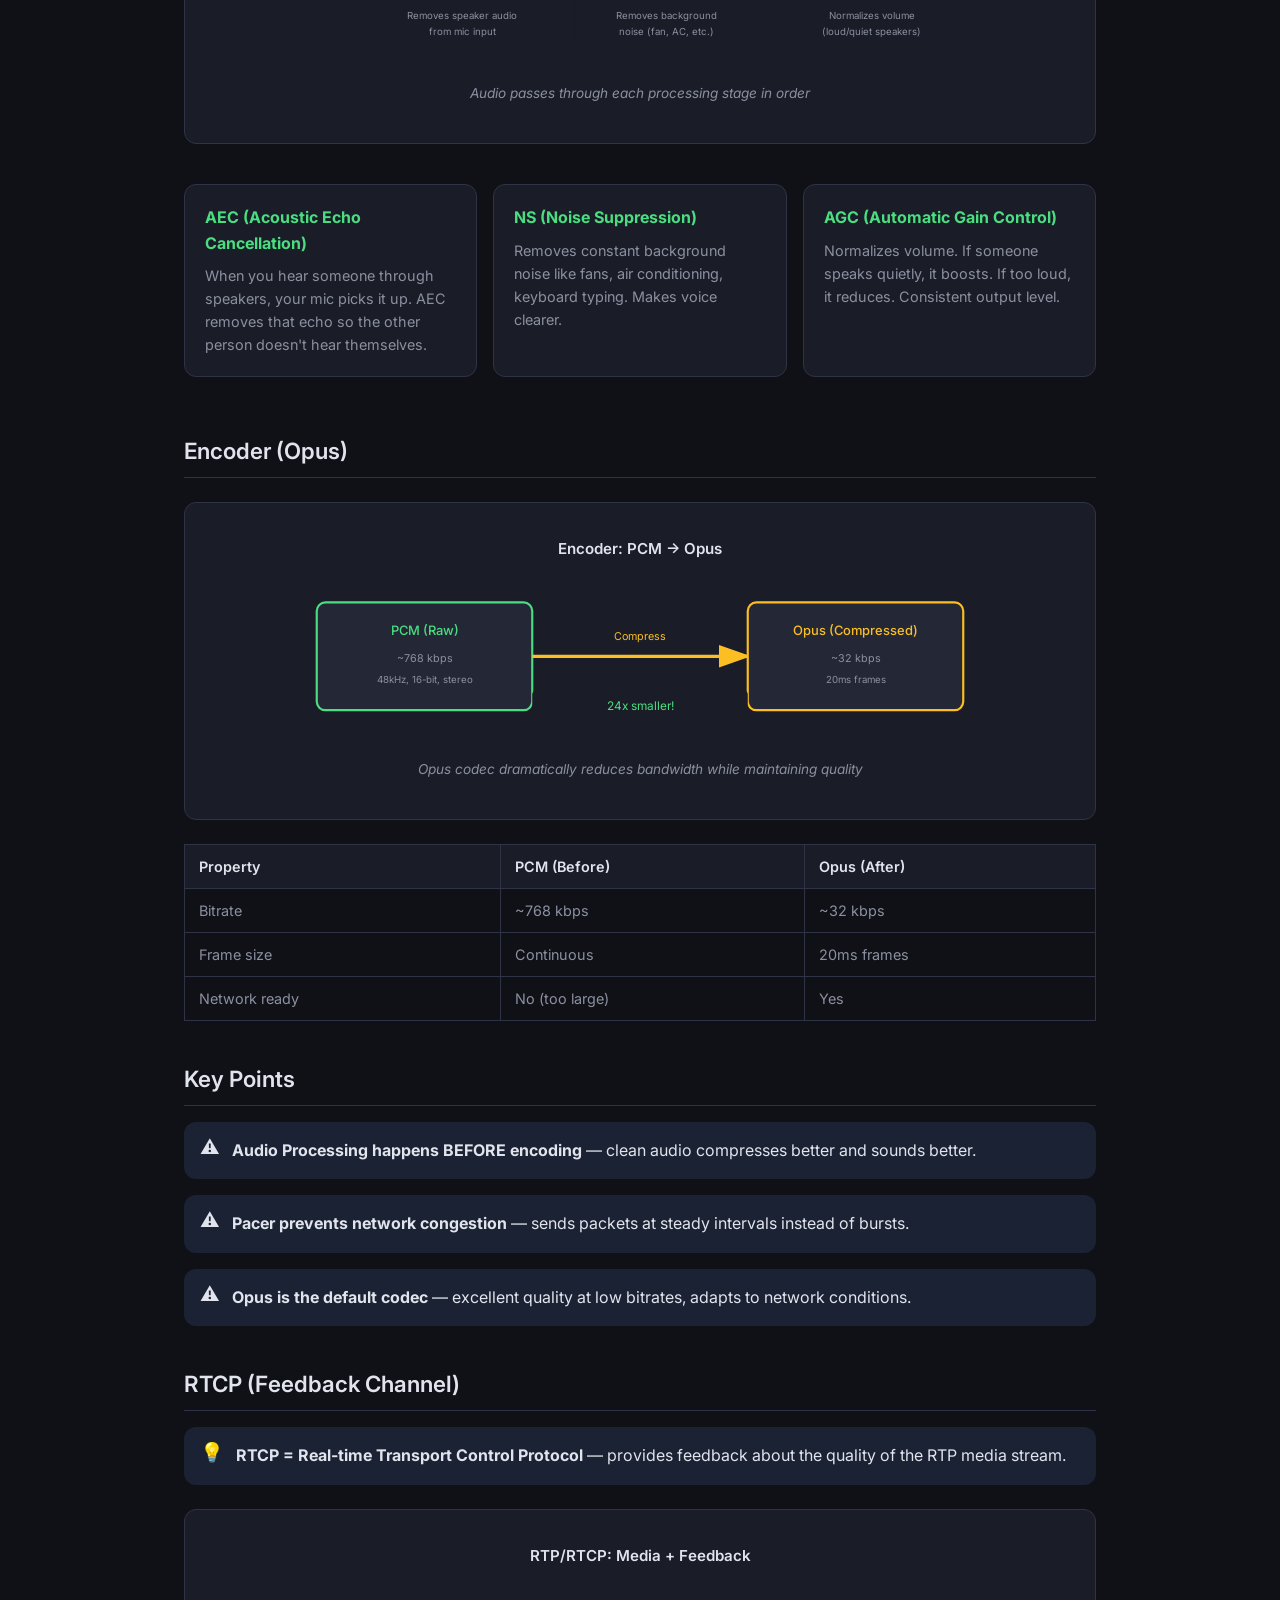
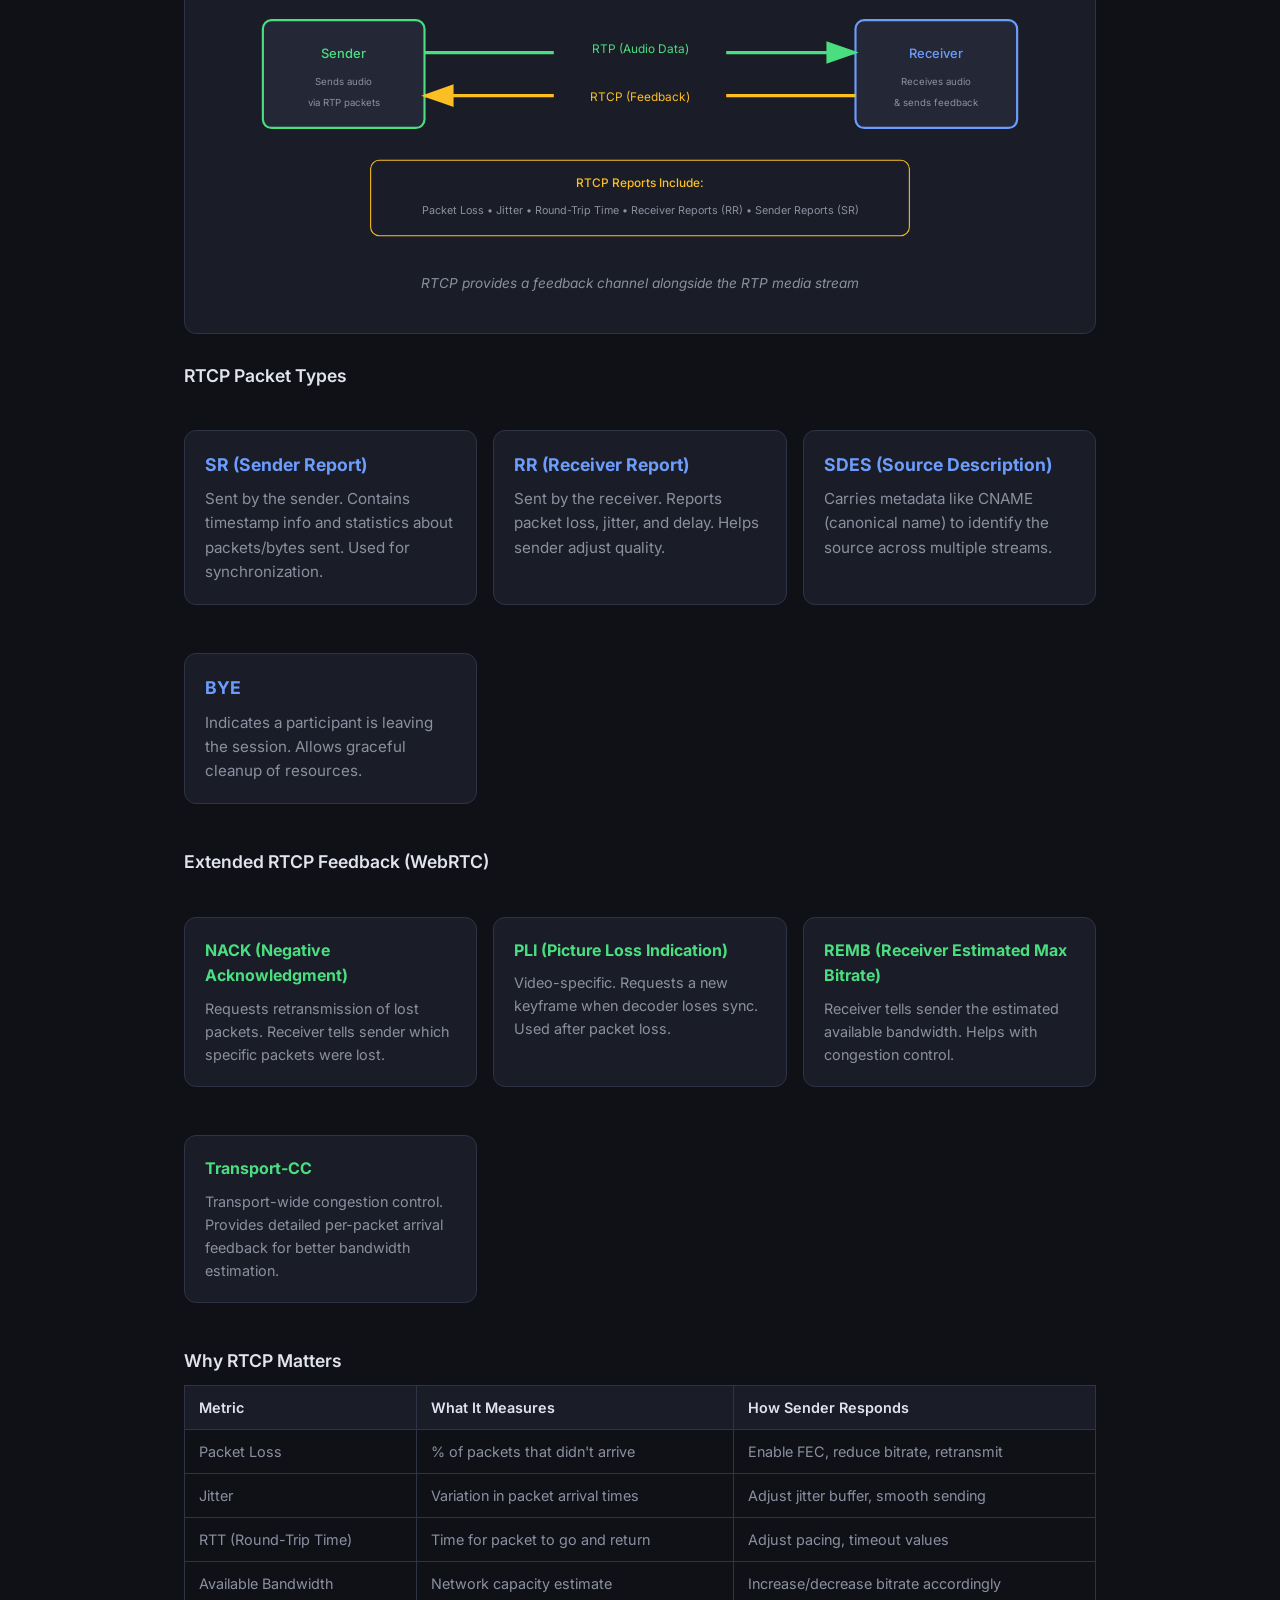
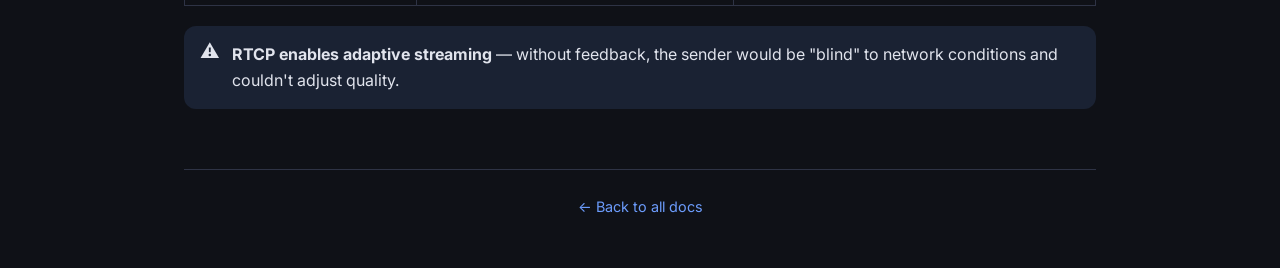
<file: docs/webrtc/audio-send-pipeline.html>
<!DOCTYPE html>
<html lang="en">
<head>
  <meta charset="UTF-8">
  <meta name="viewport" content="width=device-width, initial-scale=1.0">
  <title>Audio Send Pipeline &mdash; WebRTC Docs</title>
  <link rel="preconnect" href="https://fonts.googleapis.com">
  <link href="https://fonts.googleapis.com/css2?family=Inter:wght@400;600;700&family=Fira+Code:wght@400;500&display=swap" rel="stylesheet">
  <link rel="stylesheet" href="../../css/style.css">
  <style>
    .diagram {
      background: var(--surface);
      border: 1px solid var(--border);
      border-radius: var(--radius);
      padding: 24px;
      margin: 24px 0;
      overflow-x: auto;
    }
    .diagram svg {
      display: block;
      margin: 0 auto;
      max-width: 100%;
      height: auto;
    }
    .diagram-caption {
      text-align: center;
      font-size: 0.85rem;
      color: var(--text-muted);
      margin-top: 16px;
      font-style: italic;
    }
    .component-card {
      background: var(--surface);
      border: 1px solid var(--border);
      border-radius: var(--radius);
      padding: 20px;
      margin: 16px 0;
    }
    .component-card h4 {
      color: var(--accent);
      font-size: 1.1rem;
      margin-bottom: 8px;
    }
    .component-card p {
      margin: 0;
      color: var(--text-muted);
      font-size: 0.95rem;
    }
    .key-point {
      display: flex;
      align-items: flex-start;
      gap: 12px;
      padding: 16px;
      background: var(--accent-dim);
      border-radius: var(--radius);
      margin: 16px 0;
    }
    .key-point-icon {
      font-size: 1.2rem;
      line-height: 1;
    }
    .key-point p {
      margin: 0;
      color: var(--text);
    }
    .component-grid {
      display: grid;
      grid-template-columns: repeat(auto-fill, minmax(280px, 1fr));
      gap: 16px;
      margin: 24px 0;
    }
    .processing-card {
      background: var(--surface);
      border: 1px solid var(--border);
      border-radius: var(--radius);
      padding: 20px;
      margin: 16px 0;
    }
    .processing-card h4 {
      color: #4ade80;
      font-size: 1rem;
      margin-bottom: 8px;
    }
    .processing-card p {
      margin: 0;
      color: var(--text-muted);
      font-size: 0.9rem;
    }
  </style>
</head>
<body>

  <div class="container">
    <header class="doc-header">
      <a href="index.html">&larr; Back to all docs</a>
      <h1>Audio Send Pipeline</h1>
      <p class="subtitle">Outbound audio flow &mdash; from microphone to network</p>
    </header>

    <article class="doc-content">

      <!-- ============================================ -->
      <!-- SECTION: Pipeline Overview -->
      <!-- ============================================ -->
      <h2>Pipeline Overview</h2>

      <div class="key-point">
        <span class="key-point-icon">&#128161;</span>
        <p><strong>Flow:</strong> Microphone → Audio Processing → Encoder → Pacer → Network</p>
      </div>

      <div class="diagram">
        <svg viewBox="0 0 850 200" xmlns="http://www.w3.org/2000/svg">
          <text x="425" y="25" text-anchor="middle" fill="#e1e4ed" font-size="14" font-weight="600">Microphone → Audio Processing → Encoder → Pacer → Network</text>
          
          <!-- Microphone -->
          <rect x="30" y="70" width="100" height="80" rx="8" fill="#242836" stroke="#4ade80" stroke-width="2"/>
          <text x="80" y="95" text-anchor="middle" fill="#4ade80" font-size="10" font-weight="500">Microphone</text>
          <text x="80" y="115" text-anchor="middle" fill="#8b90a0" font-size="9">(capture)</text>
          <text x="80" y="135" text-anchor="middle" fill="#8b90a0" font-size="8">Raw PCM</text>
          
          <!-- Arrow -->
          <path d="M130 110 L170 110" stroke="#4ade80" stroke-width="2" marker-end="url(#arr1)"/>
          
          <!-- Audio Processing -->
          <rect x="175" y="70" width="120" height="80" rx="8" fill="#242836" stroke="#4ade80" stroke-width="2"/>
          <text x="235" y="95" text-anchor="middle" fill="#4ade80" font-size="10" font-weight="500">Audio Proc</text>
          <text x="235" y="115" text-anchor="middle" fill="#8b90a0" font-size="9">AEC, NS, AGC</text>
          <text x="235" y="135" text-anchor="middle" fill="#8b90a0" font-size="8">(clean up)</text>
          
          <!-- Arrow -->
          <path d="M295 110 L345 110" stroke="#4ade80" stroke-width="2" marker-end="url(#arr1)"/>
          
          <!-- Encoder -->
          <rect x="350" y="70" width="120" height="80" rx="8" fill="#242836" stroke="#fbbf24" stroke-width="2"/>
          <text x="410" y="95" text-anchor="middle" fill="#fbbf24" font-size="10" font-weight="500">Encoder</text>
          <text x="410" y="115" text-anchor="middle" fill="#8b90a0" font-size="9">PCM → Opus</text>
          <text x="410" y="135" text-anchor="middle" fill="#8b90a0" font-size="8">(compress)</text>
          
          <!-- Arrow -->
          <path d="M470 110 L510 110" stroke="#4ade80" stroke-width="2" marker-end="url(#arr1)"/>
          
          <!-- Pacer -->
          <rect x="515" y="70" width="120" height="80" rx="8" fill="#242836" stroke="#a78bfa" stroke-width="2"/>
          <text x="575" y="95" text-anchor="middle" fill="#a78bfa" font-size="10" font-weight="500">Pacer</text>
          <text x="575" y="115" text-anchor="middle" fill="#8b90a0" font-size="9">Smooth send</text>
          <text x="575" y="135" text-anchor="middle" fill="#8b90a0" font-size="8">(no bursts)</text>
          
          <!-- Arrow -->
          <path d="M635 110 L675 110" stroke="#4ade80" stroke-width="2" marker-end="url(#arr1)"/>
          
          <!-- Network -->
          <rect x="680" y="70" width="100" height="80" rx="8" fill="#242836" stroke="#8b90a0" stroke-width="2"/>
          <text x="730" y="95" text-anchor="middle" fill="#8b90a0" font-size="10" font-weight="500">Network</text>
          <text x="730" y="115" text-anchor="middle" fill="#8b90a0" font-size="9">(packets)</text>
          <text x="730" y="135" text-anchor="middle" fill="#8b90a0" font-size="8">→ Receiver</text>
          
          <!-- Data format labels -->
          <text x="80" y="170" text-anchor="middle" fill="#4ade80" font-size="9">PCM</text>
          <text x="235" y="170" text-anchor="middle" fill="#4ade80" font-size="9">PCM</text>
          <text x="410" y="170" text-anchor="middle" fill="#fbbf24" font-size="9">Opus</text>
          <text x="575" y="170" text-anchor="middle" fill="#a78bfa" font-size="9">Opus</text>
          <text x="730" y="170" text-anchor="middle" fill="#8b90a0" font-size="9">Opus</text>
          
          <defs>
            <marker id="arr1" markerWidth="10" markerHeight="7" refX="9" refY="3.5" orient="auto">
              <polygon points="0 0, 10 3.5, 0 7" fill="#4ade80"/>
            </marker>
          </defs>
        </svg>
        <p class="diagram-caption">Data flows left to right: raw audio gets processed, compressed, and sent</p>
      </div>

      <!-- ============================================ -->
      <!-- SECTION: Each Component -->
      <!-- ============================================ -->
      <h2>Each Component</h2>

      <div class="component-grid">
        <div class="component-card">
          <h4>1. Microphone (Capture)</h4>
          <p>Captures raw audio from hardware. Outputs PCM samples at 48kHz.</p>
        </div>
        <div class="component-card">
          <h4>2. Audio Processing</h4>
          <p>Cleans up audio: removes echo, suppresses noise, adjusts gain.</p>
        </div>
        <div class="component-card">
          <h4>3. Encoder</h4>
          <p>Compresses PCM → Opus. Reduces ~768 kbps to ~32 kbps.</p>
        </div>
        <div class="component-card">
          <h4>4. Pacer</h4>
          <p>Sends packets at steady rate. Prevents network congestion from bursts.</p>
        </div>
      </div>

      <!-- ============================================ -->
      <!-- SECTION: Audio Processing Details -->
      <!-- ============================================ -->
      <h2>Audio Processing (APM)</h2>

      <div class="key-point">
        <span class="key-point-icon">&#128161;</span>
        <p><strong>APM = Audio Processing Module</strong> &mdash; WebRTC's built-in audio cleanup pipeline.</p>
      </div>

      <div class="diagram">
        <svg viewBox="0 0 800 280" xmlns="http://www.w3.org/2000/svg">
          <text x="400" y="25" text-anchor="middle" fill="#e1e4ed" font-size="14" font-weight="600">Audio Processing Module (APM)</text>
          
          <!-- Input -->
          <rect x="50" y="100" width="80" height="60" rx="8" fill="#242836" stroke="#4ade80" stroke-width="2"/>
          <text x="90" y="125" text-anchor="middle" fill="#4ade80" font-size="10" font-weight="500">Raw</text>
          <text x="90" y="140" text-anchor="middle" fill="#4ade80" font-size="10" font-weight="500">Audio</text>
          
          <!-- Arrow -->
          <path d="M130 130 L170 130" stroke="#4ade80" stroke-width="2" marker-end="url(#arr2)"/>
          
          <!-- AEC -->
          <rect x="175" y="100" width="120" height="60" rx="8" fill="#242836" stroke="#6c9cfc" stroke-width="2"/>
          <text x="235" y="125" text-anchor="middle" fill="#6c9cfc" font-size="10" font-weight="500">AEC</text>
          <text x="235" y="140" text-anchor="middle" fill="#8b90a0" font-size="8">Echo Cancel</text>
          
          <!-- Arrow -->
          <path d="M295 130 L335 130" stroke="#4ade80" stroke-width="2" marker-end="url(#arr2)"/>
          
          <!-- NS -->
          <rect x="340" y="100" width="120" height="60" rx="8" fill="#242836" stroke="#fbbf24" stroke-width="2"/>
          <text x="400" y="125" text-anchor="middle" fill="#fbbf24" font-size="10" font-weight="500">NS</text>
          <text x="400" y="140" text-anchor="middle" fill="#8b90a0" font-size="8">Noise Suppress</text>
          
          <!-- Arrow -->
          <path d="M460 130 L500 130" stroke="#4ade80" stroke-width="2" marker-end="url(#arr2)"/>
          
          <!-- AGC -->
          <rect x="505" y="100" width="120" height="60" rx="8" fill="#242836" stroke="#a78bfa" stroke-width="2"/>
          <text x="565" y="125" text-anchor="middle" fill="#a78bfa" font-size="10" font-weight="500">AGC</text>
          <text x="565" y="140" text-anchor="middle" fill="#8b90a0" font-size="8">Auto Gain</text>
          
          <!-- Arrow -->
          <path d="M625 130 L665 130" stroke="#4ade80" stroke-width="2" marker-end="url(#arr2)"/>
          
          <!-- Output -->
          <rect x="670" y="100" width="80" height="60" rx="8" fill="#242836" stroke="#4ade80" stroke-width="2"/>
          <text x="710" y="125" text-anchor="middle" fill="#4ade80" font-size="10" font-weight="500">Clean</text>
          <text x="710" y="140" text-anchor="middle" fill="#4ade80" font-size="10" font-weight="500">Audio</text>
          
          <!-- Descriptions below -->
          <rect x="150" y="190" width="170" height="70" rx="6" fill="#1a1d27"/>
          <text x="235" y="215" text-anchor="middle" fill="#6c9cfc" font-size="10" font-weight="500">AEC</text>
          <text x="235" y="235" text-anchor="middle" fill="#8b90a0" font-size="9">Removes speaker audio</text>
          <text x="235" y="250" text-anchor="middle" fill="#8b90a0" font-size="9">from mic input</text>
          
          <rect x="340" y="190" width="170" height="70" rx="6" fill="#1a1d27"/>
          <text x="425" y="215" text-anchor="middle" fill="#fbbf24" font-size="10" font-weight="500">NS</text>
          <text x="425" y="235" text-anchor="middle" fill="#8b90a0" font-size="9">Removes background</text>
          <text x="425" y="250" text-anchor="middle" fill="#8b90a0" font-size="9">noise (fan, AC, etc.)</text>
          
          <rect x="530" y="190" width="170" height="70" rx="6" fill="#1a1d27"/>
          <text x="615" y="215" text-anchor="middle" fill="#a78bfa" font-size="10" font-weight="500">AGC</text>
          <text x="615" y="235" text-anchor="middle" fill="#8b90a0" font-size="9">Normalizes volume</text>
          <text x="615" y="250" text-anchor="middle" fill="#8b90a0" font-size="9">(loud/quiet speakers)</text>
          
          <defs>
            <marker id="arr2" markerWidth="10" markerHeight="7" refX="9" refY="3.5" orient="auto">
              <polygon points="0 0, 10 3.5, 0 7" fill="#4ade80"/>
            </marker>
          </defs>
        </svg>
        <p class="diagram-caption">Audio passes through each processing stage in order</p>
      </div>

      <div class="component-grid">
        <div class="processing-card">
          <h4>AEC (Acoustic Echo Cancellation)</h4>
          <p>When you hear someone through speakers, your mic picks it up. AEC removes that echo so the other person doesn't hear themselves.</p>
        </div>
        <div class="processing-card">
          <h4>NS (Noise Suppression)</h4>
          <p>Removes constant background noise like fans, air conditioning, keyboard typing. Makes voice clearer.</p>
        </div>
        <div class="processing-card">
          <h4>AGC (Automatic Gain Control)</h4>
          <p>Normalizes volume. If someone speaks quietly, it boosts. If too loud, it reduces. Consistent output level.</p>
        </div>
      </div>

      <!-- ============================================ -->
      <!-- SECTION: Encoder -->
      <!-- ============================================ -->
      <h2>Encoder (Opus)</h2>

      <div class="diagram">
        <svg viewBox="0 0 800 200" xmlns="http://www.w3.org/2000/svg">
          <text x="400" y="25" text-anchor="middle" fill="#e1e4ed" font-size="14" font-weight="600">Encoder: PCM → Opus</text>
          
          <!-- PCM Input -->
          <rect x="100" y="70" width="200" height="100" rx="8" fill="#242836" stroke="#4ade80" stroke-width="2"/>
          <text x="200" y="100" text-anchor="middle" fill="#4ade80" font-size="12" font-weight="500">PCM (Raw)</text>
          <text x="200" y="125" text-anchor="middle" fill="#8b90a0" font-size="10">~768 kbps</text>
          <text x="200" y="145" text-anchor="middle" fill="#8b90a0" font-size="9">48kHz, 16-bit, stereo</text>
          
          <!-- Arrow -->
          <path d="M300 120 L500 120" stroke="#fbbf24" stroke-width="3" marker-end="url(#arr3)"/>
          <text x="400" y="105" text-anchor="middle" fill="#fbbf24" font-size="10">Compress</text>
          
          <!-- Opus Output -->
          <rect x="500" y="70" width="200" height="100" rx="8" fill="#242836" stroke="#fbbf24" stroke-width="2"/>
          <text x="600" y="100" text-anchor="middle" fill="#fbbf24" font-size="12" font-weight="500">Opus (Compressed)</text>
          <text x="600" y="125" text-anchor="middle" fill="#8b90a0" font-size="10">~32 kbps</text>
          <text x="600" y="145" text-anchor="middle" fill="#8b90a0" font-size="9">20ms frames</text>
          
          <!-- Compression ratio -->
          <rect x="300" y="150" width="200" height="30" rx="6" fill="#1a1d27"/>
          <text x="400" y="170" text-anchor="middle" fill="#4ade80" font-size="11">24x smaller!</text>
          
          <defs>
            <marker id="arr3" markerWidth="10" markerHeight="7" refX="9" refY="3.5" orient="auto">
              <polygon points="0 0, 10 3.5, 0 7" fill="#fbbf24"/>
            </marker>
          </defs>
        </svg>
        <p class="diagram-caption">Opus codec dramatically reduces bandwidth while maintaining quality</p>
      </div>

      <table>
        <thead>
          <tr>
            <th>Property</th>
            <th>PCM (Before)</th>
            <th>Opus (After)</th>
          </tr>
        </thead>
        <tbody>
          <tr>
            <td>Bitrate</td>
            <td>~768 kbps</td>
            <td>~32 kbps</td>
          </tr>
          <tr>
            <td>Frame size</td>
            <td>Continuous</td>
            <td>20ms frames</td>
          </tr>
          <tr>
            <td>Network ready</td>
            <td>No (too large)</td>
            <td>Yes</td>
          </tr>
        </tbody>
      </table>

      <!-- ============================================ -->
      <!-- SECTION: Key Points -->
      <!-- ============================================ -->
      <h2>Key Points</h2>

      <div class="key-point">
        <span class="key-point-icon">&#9888;</span>
        <p><strong>Audio Processing happens BEFORE encoding</strong> &mdash; clean audio compresses better and sounds better.</p>
      </div>

      <div class="key-point">
        <span class="key-point-icon">&#9888;</span>
        <p><strong>Pacer prevents network congestion</strong> &mdash; sends packets at steady intervals instead of bursts.</p>
      </div>

      <div class="key-point">
        <span class="key-point-icon">&#9888;</span>
        <p><strong>Opus is the default codec</strong> &mdash; excellent quality at low bitrates, adapts to network conditions.</p>
      </div>

      <!-- ============================================ -->
      <!-- SECTION: RTCP -->
      <!-- ============================================ -->
      <h2>RTCP (Feedback Channel)</h2>

      <div class="key-point">
        <span class="key-point-icon">&#128161;</span>
        <p><strong>RTCP = Real-time Transport Control Protocol</strong> &mdash; provides feedback about the quality of the RTP media stream.</p>
      </div>

      <div class="diagram">
        <svg viewBox="0 0 800 300" xmlns="http://www.w3.org/2000/svg">
          <text x="400" y="25" text-anchor="middle" fill="#e1e4ed" font-size="14" font-weight="600">RTP/RTCP: Media + Feedback</text>
          
          <!-- Sender -->
          <rect x="50" y="80" width="150" height="100" rx="8" fill="#242836" stroke="#4ade80" stroke-width="2"/>
          <text x="125" y="115" text-anchor="middle" fill="#4ade80" font-size="12" font-weight="500">Sender</text>
          <text x="125" y="140" text-anchor="middle" fill="#8b90a0" font-size="9">Sends audio</text>
          <text x="125" y="160" text-anchor="middle" fill="#8b90a0" font-size="9">via RTP packets</text>
          
          <!-- Receiver -->
          <rect x="600" y="80" width="150" height="100" rx="8" fill="#242836" stroke="#6c9cfc" stroke-width="2"/>
          <text x="675" y="115" text-anchor="middle" fill="#6c9cfc" font-size="12" font-weight="500">Receiver</text>
          <text x="675" y="140" text-anchor="middle" fill="#8b90a0" font-size="9">Receives audio</text>
          <text x="675" y="160" text-anchor="middle" fill="#8b90a0" font-size="9">& sends feedback</text>
          
          <!-- RTP Arrow (top) -->
          <path d="M200 110 L600 110" stroke="#4ade80" stroke-width="3" marker-end="url(#arr4)"/>
          <rect x="320" y="90" width="160" height="30" rx="6" fill="#1a1d27"/>
          <text x="400" y="110" text-anchor="middle" fill="#4ade80" font-size="11">RTP (Audio Data)</text>
          
          <!-- RTCP Arrow (bottom) -->
          <path d="M600 150 L200 150" stroke="#fbbf24" stroke-width="3" marker-end="url(#arr5)"/>
          <rect x="320" y="135" width="160" height="30" rx="6" fill="#1a1d27"/>
          <text x="400" y="155" text-anchor="middle" fill="#fbbf24" font-size="11">RTCP (Feedback)</text>
          
          <!-- RTCP Report Types -->
          <rect x="150" y="210" width="500" height="70" rx="8" fill="#1a1d27" stroke="#fbbf24" stroke-width="1"/>
          <text x="400" y="235" text-anchor="middle" fill="#fbbf24" font-size="11" font-weight="500">RTCP Reports Include:</text>
          <text x="400" y="260" text-anchor="middle" fill="#8b90a0" font-size="10">Packet Loss • Jitter • Round-Trip Time • Receiver Reports (RR) • Sender Reports (SR)</text>
          
          <defs>
            <marker id="arr4" markerWidth="10" markerHeight="7" refX="9" refY="3.5" orient="auto">
              <polygon points="0 0, 10 3.5, 0 7" fill="#4ade80"/>
            </marker>
            <marker id="arr5" markerWidth="10" markerHeight="7" refX="9" refY="3.5" orient="auto">
              <polygon points="0 0, 10 3.5, 0 7" fill="#fbbf24"/>
            </marker>
          </defs>
        </svg>
        <p class="diagram-caption">RTCP provides a feedback channel alongside the RTP media stream</p>
      </div>

      <h3>RTCP Packet Types</h3>

      <div class="component-grid">
        <div class="component-card">
          <h4>SR (Sender Report)</h4>
          <p>Sent by the sender. Contains timestamp info and statistics about packets/bytes sent. Used for synchronization.</p>
        </div>
        <div class="component-card">
          <h4>RR (Receiver Report)</h4>
          <p>Sent by the receiver. Reports packet loss, jitter, and delay. Helps sender adjust quality.</p>
        </div>
        <div class="component-card">
          <h4>SDES (Source Description)</h4>
          <p>Carries metadata like CNAME (canonical name) to identify the source across multiple streams.</p>
        </div>
        <div class="component-card">
          <h4>BYE</h4>
          <p>Indicates a participant is leaving the session. Allows graceful cleanup of resources.</p>
        </div>
      </div>

      <h3>Extended RTCP Feedback (WebRTC)</h3>

      <div class="component-grid">
        <div class="processing-card">
          <h4>NACK (Negative Acknowledgment)</h4>
          <p>Requests retransmission of lost packets. Receiver tells sender which specific packets were lost.</p>
        </div>
        <div class="processing-card">
          <h4>PLI (Picture Loss Indication)</h4>
          <p>Video-specific. Requests a new keyframe when decoder loses sync. Used after packet loss.</p>
        </div>
        <div class="processing-card">
          <h4>REMB (Receiver Estimated Max Bitrate)</h4>
          <p>Receiver tells sender the estimated available bandwidth. Helps with congestion control.</p>
        </div>
        <div class="processing-card">
          <h4>Transport-CC</h4>
          <p>Transport-wide congestion control. Provides detailed per-packet arrival feedback for better bandwidth estimation.</p>
        </div>
      </div>

      <h3>Why RTCP Matters</h3>

      <table>
        <thead>
          <tr>
            <th>Metric</th>
            <th>What It Measures</th>
            <th>How Sender Responds</th>
          </tr>
        </thead>
        <tbody>
          <tr>
            <td>Packet Loss</td>
            <td>% of packets that didn't arrive</td>
            <td>Enable FEC, reduce bitrate, retransmit</td>
          </tr>
          <tr>
            <td>Jitter</td>
            <td>Variation in packet arrival times</td>
            <td>Adjust jitter buffer, smooth sending</td>
          </tr>
          <tr>
            <td>RTT (Round-Trip Time)</td>
            <td>Time for packet to go and return</td>
            <td>Adjust pacing, timeout values</td>
          </tr>
          <tr>
            <td>Available Bandwidth</td>
            <td>Network capacity estimate</td>
            <td>Increase/decrease bitrate accordingly</td>
          </tr>
        </tbody>
      </table>

      <div class="key-point">
        <span class="key-point-icon">&#9888;</span>
        <p><strong>RTCP enables adaptive streaming</strong> &mdash; without feedback, the sender would be "blind" to network conditions and couldn't adjust quality.</p>
      </div>

    </article>

    <footer class="doc-footer">
      <a href="index.html">&larr; Back to all docs</a>
    </footer>
  </div>

</body>
</html>
</file>
<file: css/style.css>
:root {
  --bg: #0f1117;
  --surface: #1a1d27;
  --surface-hover: #242836;
  --border: #2e3345;
  --text: #e1e4ed;
  --text-muted: #8b90a0;
  --accent: #6c9cfc;
  --accent-dim: rgba(108, 156, 252, 0.12);
  --radius: 12px;
  --font: "Inter", -apple-system, BlinkMacSystemFont, "Segoe UI", sans-serif;
  --font-mono: "Fira Code", "JetBrains Mono", "Cascadia Code", monospace;
}

* {
  margin: 0;
  padding: 0;
  box-sizing: border-box;
}

body {
  font-family: var(--font);
  background: var(--bg);
  color: var(--text);
  line-height: 1.6;
  min-height: 100vh;
}

/* ---- layout ---- */

.container {
  max-width: 960px;
  margin: 0 auto;
  padding: 0 24px;
}

/* ---- header ---- */

.site-header {
  padding: 64px 0 40px;
  text-align: center;
}

.site-header h1 {
  font-size: 2.4rem;
  font-weight: 700;
  letter-spacing: -0.5px;
  color: var(--text);
}

.site-header h1 span {
  color: var(--accent);
}

.site-header p {
  margin-top: 12px;
  color: var(--text-muted);
  font-size: 1.05rem;
}

.site-header .back-link-wrap {
  text-align: left;
  margin-bottom: 16px;
}

.site-header .back-link-wrap a {
  color: var(--accent);
  text-decoration: none;
  font-size: 0.9rem;
}

.site-header .back-link-wrap a:link,
.site-header .back-link-wrap a:visited {
  color: var(--accent);
}

.site-header .back-link-wrap a:hover {
  opacity: 0.9;
}

/* ---- card grid ---- */

.card-grid {
  display: grid;
  grid-template-columns: repeat(auto-fill, minmax(280px, 1fr));
  gap: 20px;
  padding-bottom: 80px;
}

.card {
  display: flex;
  flex-direction: column;
  background: var(--surface);
  border: 1px solid var(--border);
  border-radius: var(--radius);
  padding: 28px 24px;
  text-decoration: none;
  color: var(--text);
  transition: background 0.15s, border-color 0.15s, transform 0.15s;
}

.card:hover {
  background: var(--surface-hover);
  border-color: var(--accent);
  transform: translateY(-2px);
}

.card-icon {
  width: 40px;
  height: 40px;
  border-radius: 10px;
  background: var(--accent-dim);
  display: flex;
  align-items: center;
  justify-content: center;
  margin-bottom: 16px;
  font-size: 1.2rem;
}

.card-title {
  font-size: 1.15rem;
  font-weight: 600;
  margin-bottom: 6px;
}

.card-desc {
  font-size: 0.88rem;
  color: var(--text-muted);
  line-height: 1.5;
}

.card-tag {
  display: inline-block;
  margin-top: 14px;
  padding: 3px 10px;
  font-size: 0.72rem;
  font-family: var(--font-mono);
  border-radius: 6px;
  background: var(--accent-dim);
  color: var(--accent);
  align-self: flex-start;
}

/* ---- section titles ---- */

.section-title {
  font-size: 1.2rem;
  font-weight: 600;
  color: var(--text-muted);
  margin-bottom: 16px;
  text-transform: uppercase;
  letter-spacing: 0.5px;
}

.docs-section {
  margin-bottom: 40px;
}

.docs-section:last-child {
  padding-bottom: 80px;
}

.docs-section .card-grid {
  padding-bottom: 0;
}

.tools-section {
  margin-top: 48px;
  padding-bottom: 80px;
}

.tools-section .card-grid {
  padding-bottom: 0;
}

/* ---- doc page ---- */

.doc-header {
  padding: 40px 0 24px;
  border-bottom: 1px solid var(--border);
  margin-bottom: 32px;
}

.doc-header > a {
  display: inline-block;
  color: var(--accent);
  text-decoration: none;
  font-size: 0.9rem;
  margin-bottom: 16px;
}

.doc-header > a:link,
.doc-header > a:visited {
  color: var(--accent);
}

.doc-header > a:hover {
  opacity: 0.9;
}

.doc-header h1 {
  font-size: 2rem;
  font-weight: 700;
  margin-top: 16px;
}

.doc-header .subtitle {
  color: var(--text-muted);
  margin-top: 8px;
  font-size: 0.95rem;
}

.doc-content h2 {
  font-size: 1.4rem;
  font-weight: 600;
  margin: 40px 0 16px;
  padding-bottom: 8px;
  border-bottom: 1px solid var(--border);
}

.doc-content h3 {
  font-size: 1.1rem;
  font-weight: 600;
  margin: 28px 0 10px;
}

.doc-content p {
  margin-bottom: 14px;
  color: var(--text-muted);
}

.doc-content ul, .doc-content ol {
  margin: 0 0 14px 24px;
  color: var(--text-muted);
}

.doc-content li {
  margin-bottom: 6px;
}

.doc-content code {
  font-family: var(--font-mono);
  font-size: 0.88em;
  background: var(--surface-hover);
  padding: 2px 7px;
  border-radius: 5px;
  color: var(--accent);
}

.doc-content pre {
  background: var(--surface);
  border: 1px solid var(--border);
  border-radius: var(--radius);
  padding: 20px;
  margin: 0 0 20px;
  overflow-x: auto;
}

.doc-content pre code {
  background: none;
  padding: 0;
  font-size: 0.85rem;
  color: var(--text);
  line-height: 1.7;
}

.doc-content table {
  width: 100%;
  border-collapse: collapse;
  margin: 0 0 20px;
  font-size: 0.9rem;
}

.doc-content th {
  text-align: left;
  padding: 10px 14px;
  background: var(--surface);
  border: 1px solid var(--border);
  font-weight: 600;
  color: var(--text);
}

.doc-content td {
  padding: 10px 14px;
  border: 1px solid var(--border);
  color: var(--text-muted);
}

.doc-content blockquote {
  border-left: 3px solid var(--accent);
  margin: 0 0 20px;
  padding: 12px 20px;
  background: var(--accent-dim);
  border-radius: 0 var(--radius) var(--radius) 0;
  color: var(--text-muted);
  font-size: 0.92rem;
}

.doc-footer {
  margin-top: 60px;
  padding: 24px 0 48px;
  border-top: 1px solid var(--border);
  text-align: center;
}

.doc-footer a {
  color: var(--accent);
  text-decoration: none;
  font-size: 0.9rem;
}

.doc-footer a:link,
.doc-footer a:visited {
  color: var(--accent);
}

.doc-footer a:hover {
  opacity: 0.9;
}

/* ---- responsive ---- */

@media (max-width: 600px) {
  .site-header { padding: 40px 0 28px; }
  .site-header h1 { font-size: 1.8rem; }
  .card-grid { grid-template-columns: 1fr; }
  .container { padding: 0 16px; }
}
</file>
